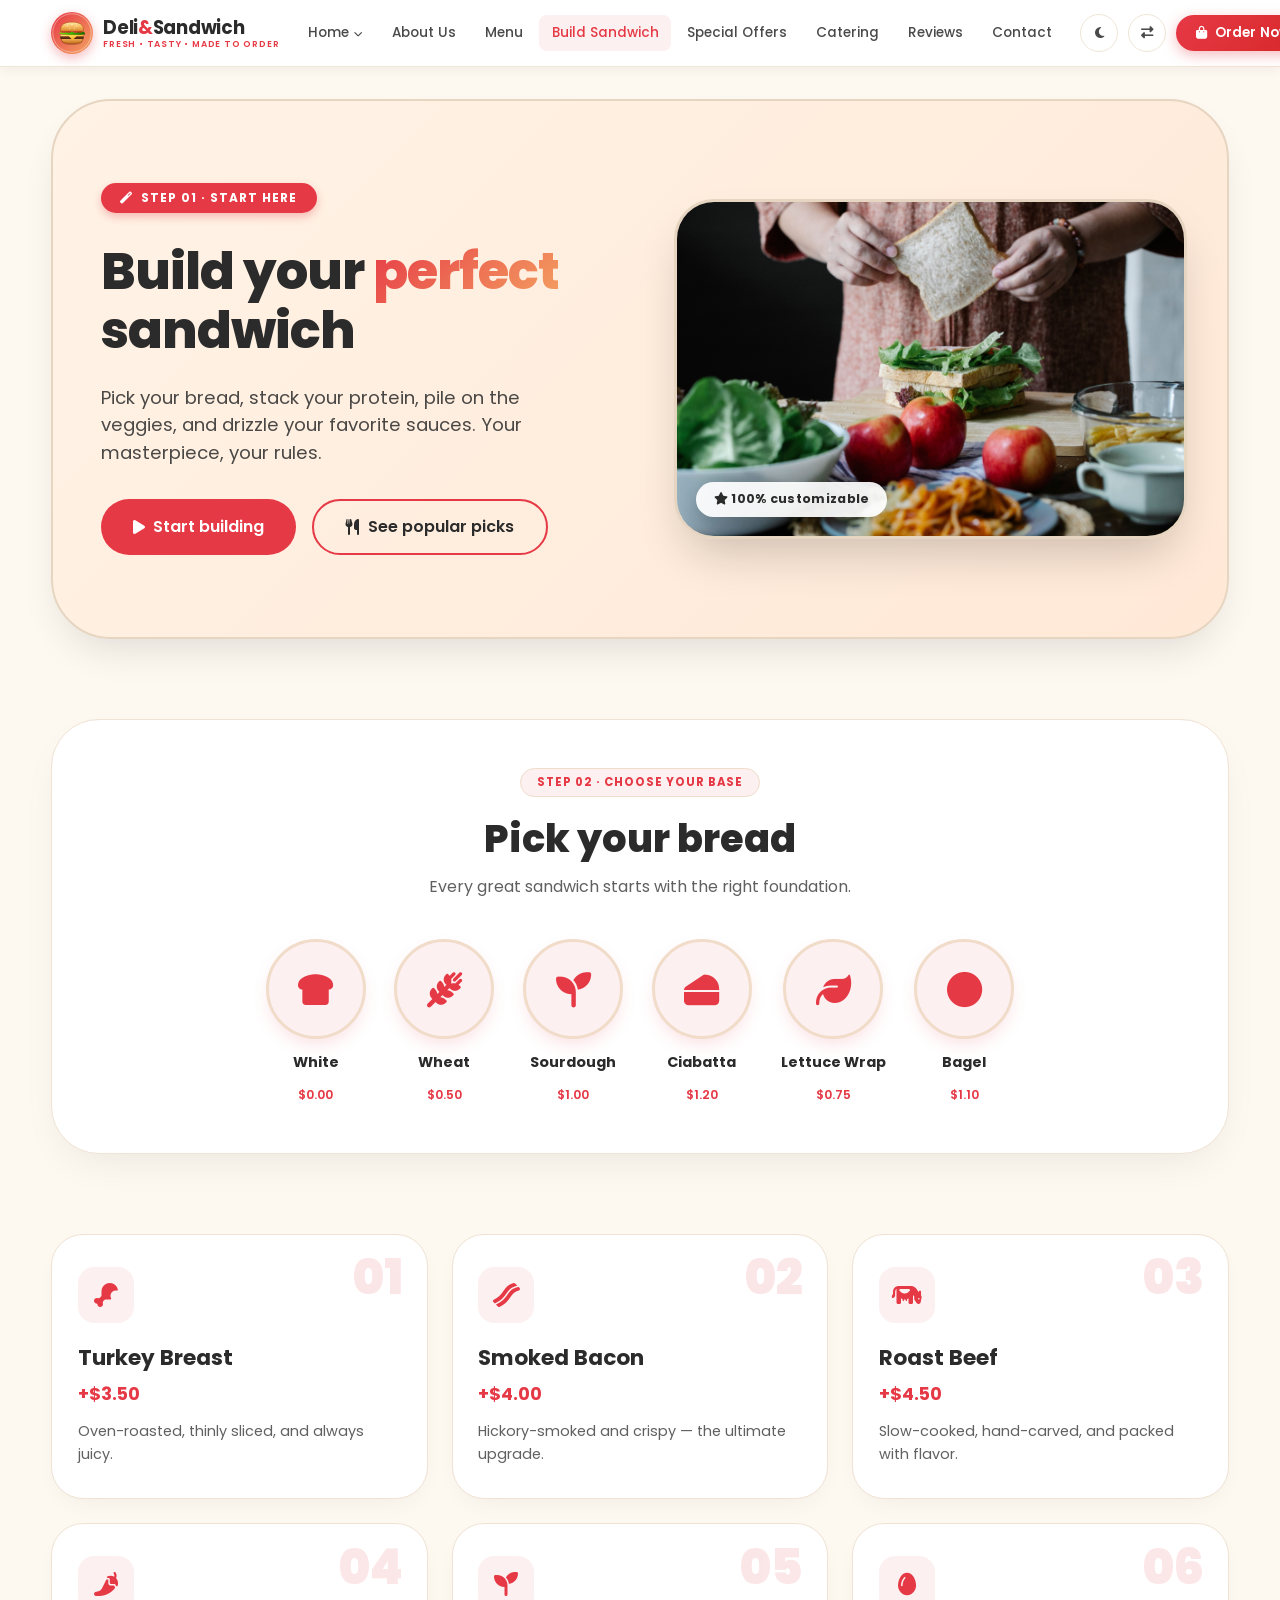
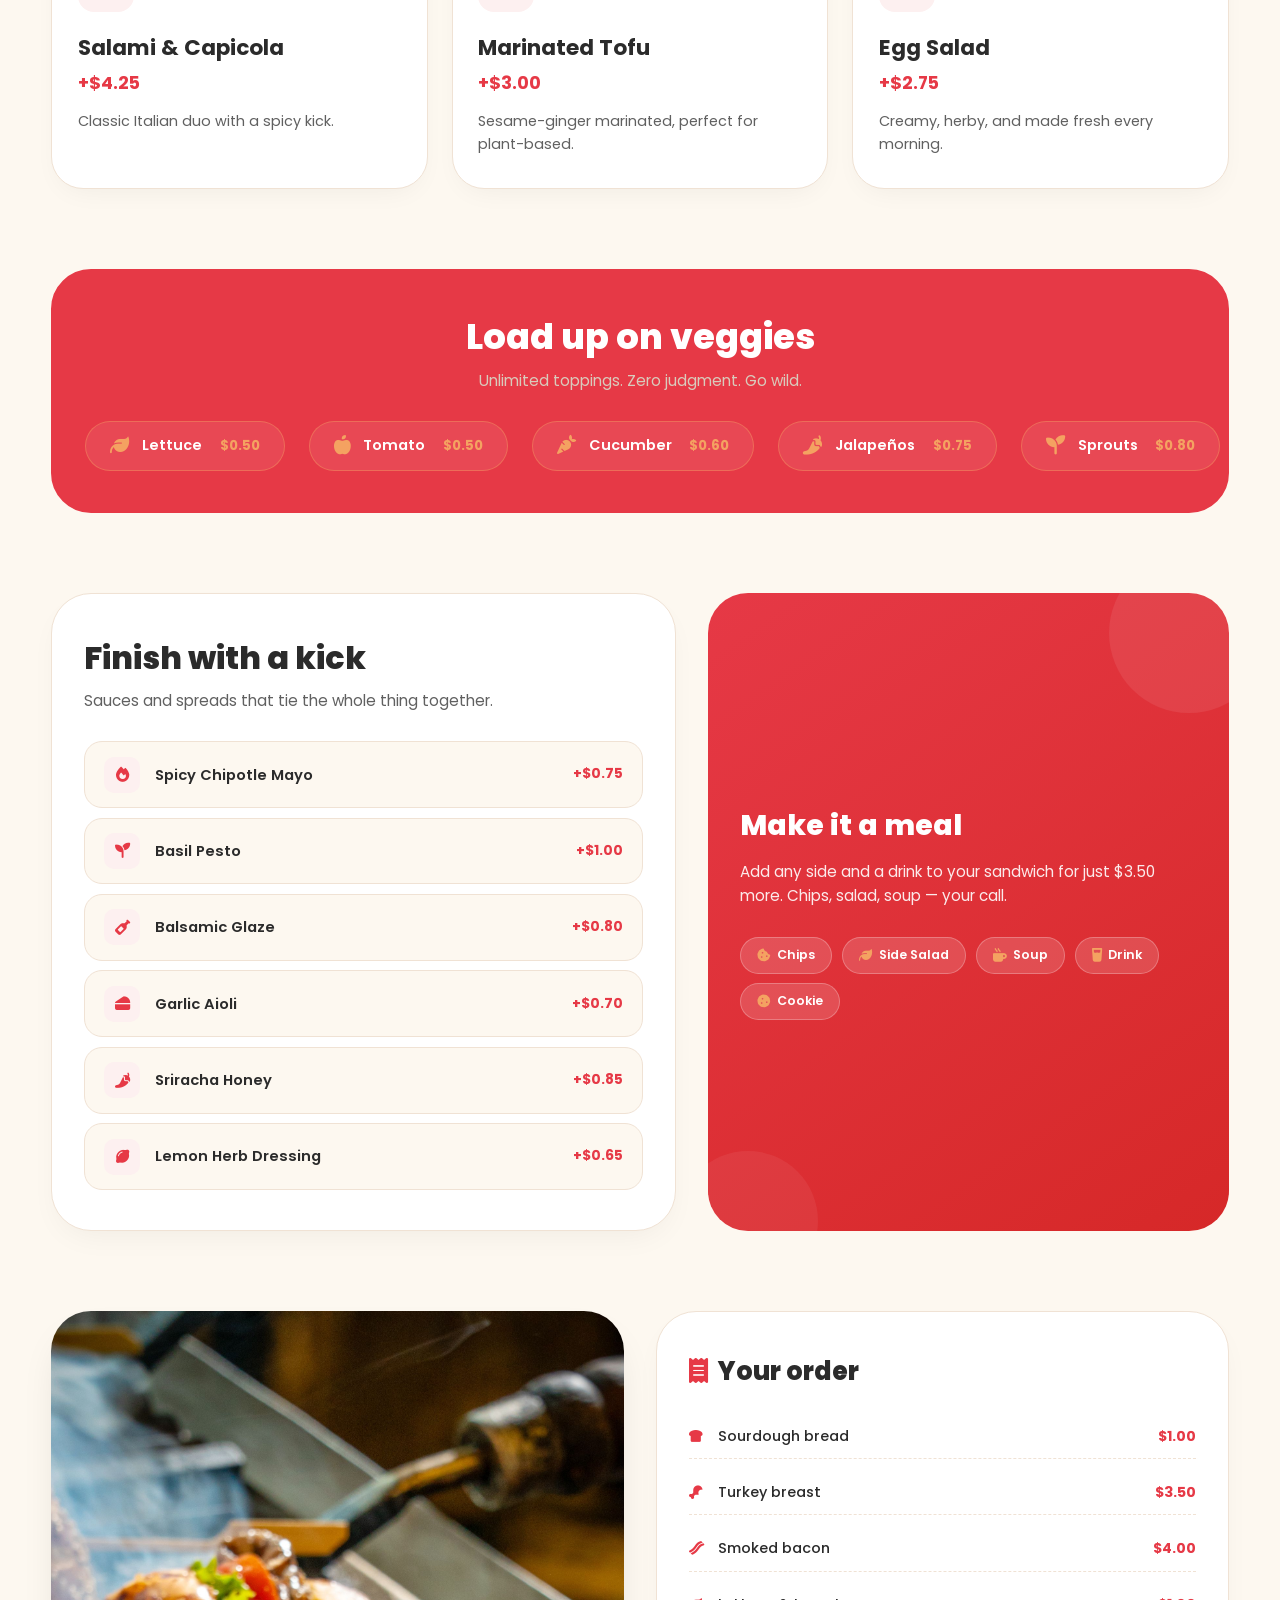
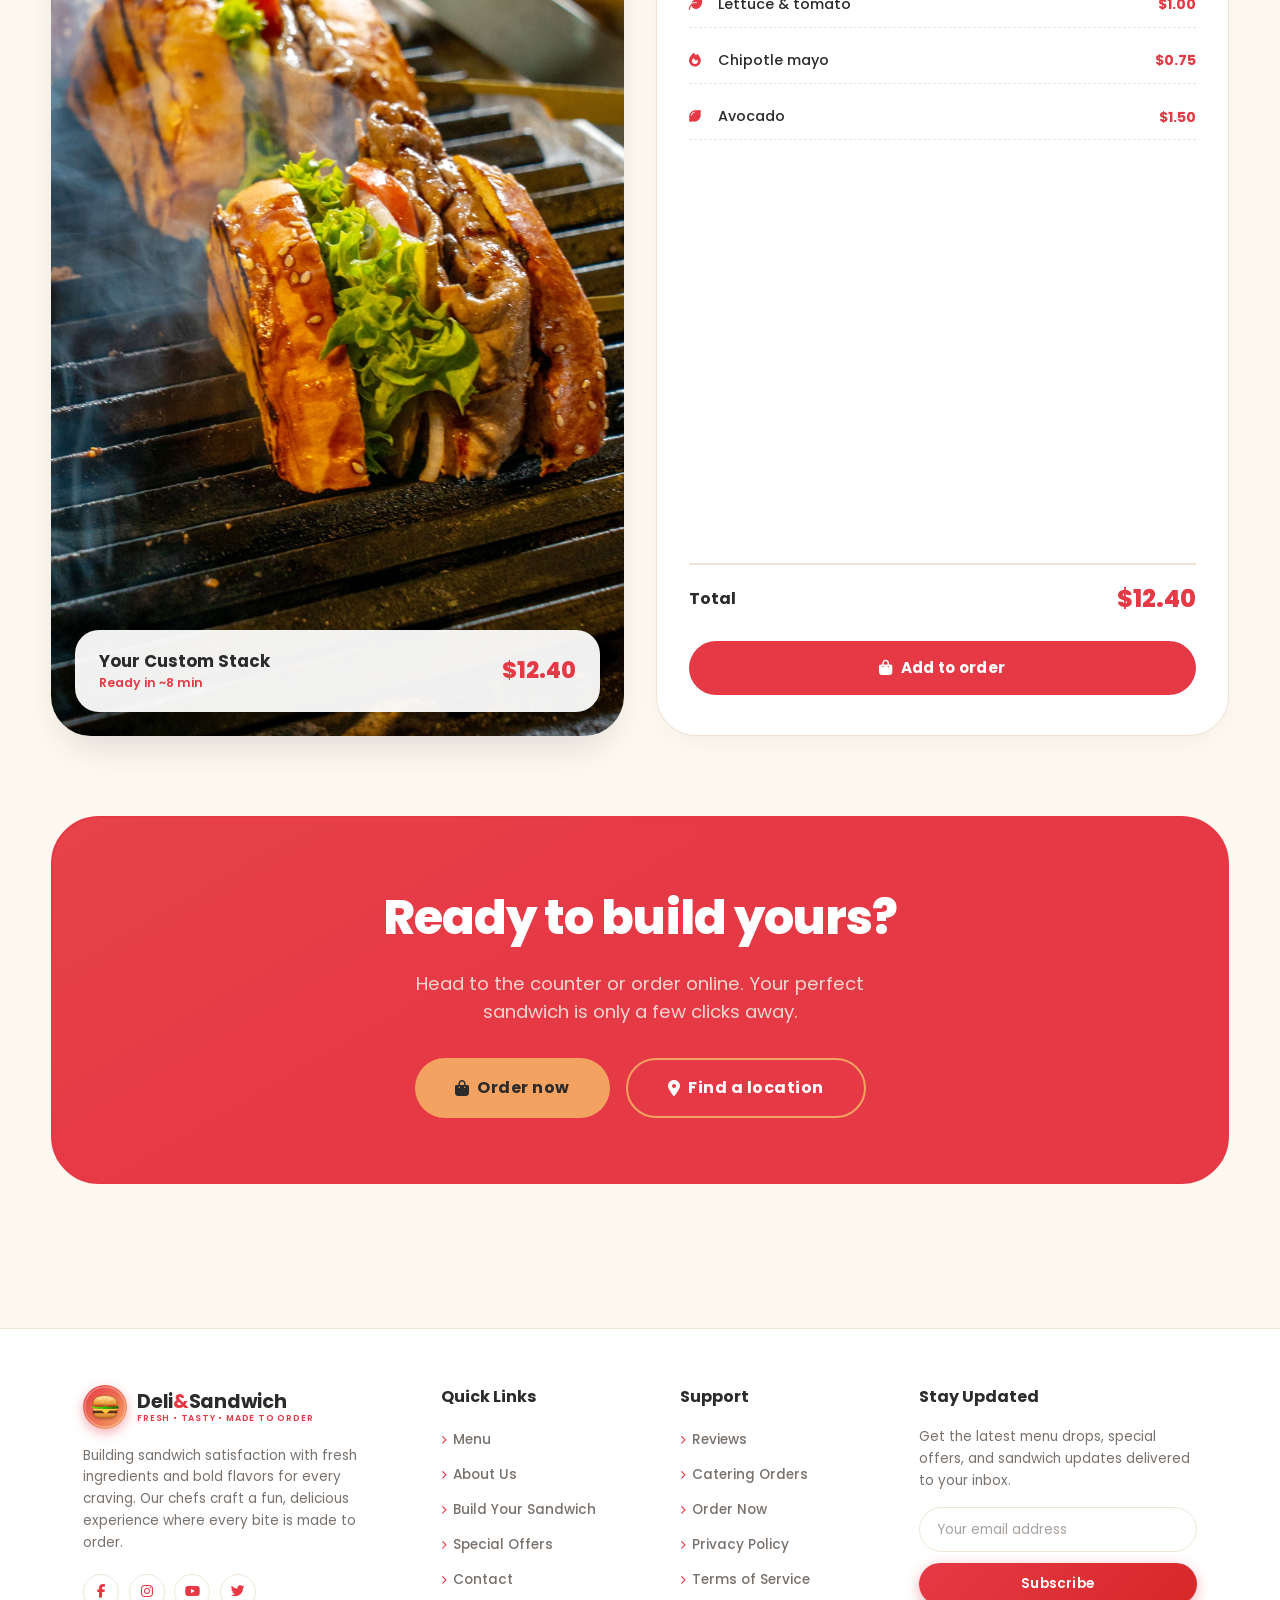
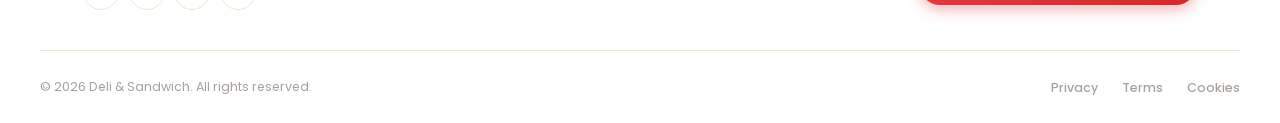
<file: build your sandwich.html>
<!DOCTYPE html>
<html lang="en">
<head>
  <meta charset="UTF-8">
  <meta name="viewport" content="width=device-width, initial-scale=1.0">
  <title>Deli & Sandwich Shop · Build Your Sandwich</title>
  <!-- Favicon -->
  <link rel="icon" type="image/svg+xml" href="favicon.svg">
  <link rel="icon" type="image/png" sizes="32x32" href="favicon-32x32.png">
  <link rel="icon" type="image/png" sizes="16x16" href="favicon-16x16.png">
  <link rel="apple-touch-icon" sizes="180x180" href="apple-touch-icon.png">
  <link rel="shortcut icon" href="favicon.ico">
  <!-- Font Awesome for icons -->
  <link rel="stylesheet" href="https://cdnjs.cloudflare.com/ajax/libs/font-awesome/6.5.1/css/all.min.css">
  <!-- Google Fonts: Poppins -->
  <link rel="preconnect" href="https://fonts.googleapis.com">
  <link rel="preconnect" href="https://fonts.gstatic.com" crossorigin>
  <link href="https://fonts.googleapis.com/css2?family=Poppins:wght@400;500;600;700;800;900&display=swap" rel="stylesheet">
  <style>
    /* ============================================================
       RESET & BASE
    ============================================================ */
    * {
      margin: 0;
      padding: 0;
      box-sizing: border-box;
    }

    html {
      scroll-behavior: smooth;
    }

    body {
      font-family: 'Poppins', system-ui, -apple-system, sans-serif;
      background: #fdf8f0;
      color: #2b2b2b;
      line-height: 1.5;
      min-height: 100vh;
      display: flex;
      flex-direction: column;
      transition: background 0.3s, color 0.3s;
      overflow-x: hidden;
    }

    /* ============================================================
       DARK MODE
    ============================================================ */
    body.dark {
      background: #1a1612;
      color: #f0e8de;
    }

    body.dark .navbar {
      background: #241e18;
      border-bottom-color: #3a322a;
      box-shadow: 0 2px 12px rgba(0, 0, 0, 0.5);
    }

    body.dark .logo-text,
    body.dark .footer-logo-text {
      color: #f0e8de;
    }

    body.dark .nav-link {
      color: #c9bdb0;
    }

    body.dark .nav-link:hover,
    body.dark .nav-link.active {
      color: #e63946;
      background: rgba(230, 57, 70, 0.12);
    }

    body.dark .nav-link.home-pill {
      background: rgba(230, 57, 70, 0.15);
      color: #e63946;
    }

    body.dark .dropdown-menu {
      background: #241e18;
      border-color: #3a322a;
      box-shadow: 0 12px 30px rgba(0, 0, 0, 0.6);
    }

    body.dark .dropdown-menu a {
      color: #c9bdb0;
    }

    body.dark .dropdown-menu a:hover {
      background: #3a322a;
      color: #e63946;
    }

    body.dark .toggle-btn {
      border-color: #3a322a;
      color: #c9bdb0;
      background: #241e18;
    }

    body.dark .toggle-btn:hover {
      background: #3a322a;
      border-color: #e63946;
      color: #e63946;
    }

    body.dark .mobile-menu {
      background: #241e18;
      border-top-color: #3a322a;
    }

    body.dark .mobile-nav-link {
      color: #c9bdb0;
      border-bottom-color: #3a322a;
    }

    body.dark .mobile-nav-link:hover {
      color: #e63946;
    }

    body.dark .mobile-dropdown-menu {
      background: #2c241e;
    }

    body.dark .mobile-dropdown-menu a {
      color: #c9bdb0;
    }

    body.dark .mobile-dropdown-menu a:hover {
      background: #3a322a;
      color: #e63946;
    }

    body.dark .hamburger span {
      background: #f0e8de;
    }

    body.dark .footer {
      background: #241e18;
      border-top-color: #3a322a;
      color: #f0e8de;
    }

    body.dark .footer-heading {
      color: #f0e8de;
    }

    body.dark .footer-description,
    body.dark .footer-newsletter p {
      color: #a89888;
    }

    body.dark .footer-links a {
      color: #a89888;
    }

    body.dark .footer-links a:hover {
      color: #e63946;
    }

    body.dark .footer-bottom {
      border-top-color: #3a322a;
    }

    body.dark .footer-copyright,
    body.dark .footer-bottom-links a {
      color: #7a6a5c;
    }

    body.dark .social-icon {
      background: #241e18;
      border-color: #3a322a;
      color: #e63946;
    }

    body.dark .social-icon:hover {
      background: #e63946;
      border-color: #e63946;
      color: #ffffff;
    }

    body.dark .newsletter-input {
      background: #1a1612;
      border-color: #3a322a;
      color: #f0e8de;
    }

    body.dark .newsletter-input::placeholder {
      color: #7a6a5c;
    }

    /* ============================================================
       NAVBAR
    ============================================================ */
    .navbar {
      display: flex;
      align-items: center;
      justify-content: space-between;
      flex-wrap: nowrap;
      padding: 0.75rem clamp(1.5rem, 4vw, 3.5rem);
      background: #ffffff;
      box-shadow: 0 2px 12px rgba(0, 0, 0, 0.06);
      border-bottom: 1px solid #f0e6d8;
      position: sticky;
      top: 0;
      z-index: 1000;
      gap: 1rem;
      white-space: nowrap;
      transition: background 0.3s, border-color 0.3s, box-shadow 0.3s;
    }

    .logo {
      display: flex;
      align-items: center;
      gap: 10px;
      text-decoration: none;
      flex-shrink: 0;
    }

    
    .logo-icon img, .footer-logo-icon img, .logo-mark-img {
      width: 100%;
      height: 100%;
      display: block;
      object-fit: cover;
    }
    .logo:hover .logo-icon, .footer-logo:hover .footer-logo-icon {
      transform: scale(1.08) rotate(-3deg);
      box-shadow: 0 6px 16px rgba(230, 57, 70, 0.45);
    }
    
    .logo-icon {
      width: 42px;
      height: 42px;
      background: linear-gradient(135deg, #e63946 0%, #f4a261 100%);
      border-radius: 50%;
      display: flex;
      align-items: center;
      justify-content: center;
      color: #ffffff;
      font-size: 1.15rem;
      box-shadow: 0 4px 12px rgba(230, 57, 70, 0.35);
      flex-shrink: 0;
    }

    .logo-text-wrapper {
      display: flex;
      flex-direction: column;
      line-height: 1.15;
    }

    .logo-text {
      font-size: 1.15rem;
      font-weight: 700;
      color: #2b2b2b;
      letter-spacing: -0.3px;
      transition: color 0.3s;
    }

    .logo-text span {
      color: #e63946;
    }

    .logo-sub {
      font-size: 0.55rem;
      font-weight: 600;
      color: #e63946;
      letter-spacing: 0.8px;
      text-transform: uppercase;
    }

    /* ---------- DESKTOP MENU ---------- */
    .nav-menu {
      display: flex;
      align-items: center;
      gap: 0.2rem;
      list-style: none;
      margin: 0;
      padding: 0;
      flex-wrap: nowrap;
      overflow: visible;
    }

    .nav-menu > li {
      position: relative;
      flex-shrink: 0;
    }

    .nav-link {
      text-decoration: none;
      color: #4a4a4a;
      font-weight: 500;
      font-size: 0.85rem;
      padding: 0.5rem 0.8rem;
      border-radius: 8px;
      transition: color 0.15s, background 0.15s;
      display: inline-flex;
      align-items: center;
      gap: 5px;
      cursor: pointer;
      background: none;
      border: none;
      font-family: inherit;
    }

    .nav-link:hover,
    .nav-link.active {
      color: #e63946;
      background: #fdf0f0;
    }

    .nav-link i.fa-chevron-down {
      font-size: 0.55rem;
      transition: transform 0.2s;
      margin-top: 2px;
    }

    .dropdown:hover .nav-link i.fa-chevron-down,
    .dropdown:focus-within .nav-link i.fa-chevron-down {
      transform: rotate(180deg);
    }

    .nav-link.home-pill {
      background: #fdf0f0;
      color: #e63946;
      font-weight: 600;
    }

    .badge {
      background: #e63946;
      color: #ffffff;
      font-size: 0.55rem;
      font-weight: 700;
      padding: 2px 5px;
      border-radius: 30px;
      margin-left: 3px;
      letter-spacing: 0.2px;
      line-height: 1.3;
      display: inline-block;
      vertical-align: middle;
    }

    /* ---------- DROPDOWN (Only Home now) ---------- */
    .dropdown-menu {
      position: absolute;
      top: 100%;
      left: 0;
      min-width: 180px;
      background: #ffffff;
      border-radius: 10px;
      box-shadow: 0 12px 30px rgba(0, 0, 0, 0.12);
      border: 1px solid #f0e6d8;
      padding: 0.4rem 0;
      list-style: none;
      margin: 0;
      opacity: 0;
      visibility: hidden;
      transform: translateY(6px);
      transition: opacity 0.18s ease, transform 0.18s ease, visibility 0.18s, background 0.3s, border-color 0.3s;
      z-index: 200;
    }

    .dropdown:hover .dropdown-menu,
    .dropdown:focus-within .dropdown-menu {
      opacity: 1;
      visibility: visible;
      transform: translateY(0);
    }

    .dropdown-menu li {
      white-space: nowrap;
    }

    .dropdown-menu a {
      display: block;
      padding: 0.55rem 1.1rem;
      text-decoration: none;
      color: #4a4a4a;
      font-size: 0.85rem;
      font-weight: 500;
      transition: background 0.12s, color 0.12s;
    }

    .dropdown-menu a:hover {
      background: #fdf0f0;
      color: #e63946;
    }

    /* ---------- RIGHT SIDE ---------- */
    .nav-right {
      display: flex;
      align-items: center;
      gap: 0.6rem;
      flex-shrink: 0;
    }

    .toggle-btn {
      display: inline-flex;
      align-items: center;
      justify-content: center;
      width: 38px;
      height: 38px;
      padding: 0;
      border-radius: 50%;
      border: 1.5px solid #f0e6d8;
      background: #ffffff;
      color: #4a4a4a;
      font-size: 0.92rem;
      cursor: pointer;
      transition: all 0.2s;
      white-space: nowrap;
      flex-shrink: 0;
    }

    .toggle-btn:hover {
      background: #fdf0f0;
      border-color: #e63946;
      color: #e63946;
    }

    .toggle-btn i {
      font-size: 0.78rem;
    }

    .order-btn {
      display: inline-flex;
      align-items: center;
      gap: 7px;
      padding: 0.5rem 1.3rem;
      border-radius: 30px;
      border: none;
      background: linear-gradient(135deg, #e63946 0%, #d62828 100%);
      color: #ffffff;
      font-family: inherit;
      font-weight: 600;
      font-size: 0.83rem;
      cursor: pointer;
      transition: transform 0.15s, box-shadow 0.2s;
      box-shadow: 0 4px 14px rgba(230, 57, 70, 0.35);
      white-space: nowrap;
      letter-spacing: 0.2px;
    }

    .order-btn:hover {
      transform: translateY(-1px);
      box-shadow: 0 6px 20px rgba(230, 57, 70, 0.45);
    }

    .order-btn:active {
      transform: scale(0.97);
    }

    .order-btn i {
      font-size: 0.8rem;
    }

    /* ---------- HAMBURGER ---------- */
    .hamburger {
      display: none;
      flex-direction: column;
      justify-content: center;
      align-items: center;
      gap: 5px;
      width: 40px;
      height: 40px;
      background: none;
      border: 1.5px solid #f0e6d8;
      border-radius: 10px;
      cursor: pointer;
      padding: 0;
      transition: all 0.2s;
      flex-shrink: 0;
    }

    .hamburger:hover {
      background: #fdf0f0;
      border-color: #e63946;
    }

    .hamburger span {
      display: block;
      width: 20px;
      height: 2px;
      background: #2b2b2b;
      border-radius: 2px;
      transition: all 0.3s;
    }

    .hamburger.active span:nth-child(1) {
      transform: translateY(7px) rotate(45deg);
    }

    .hamburger.active span:nth-child(2) {
      opacity: 0;
    }

    .hamburger.active span:nth-child(3) {
      transform: translateY(-7px) rotate(-45deg);
    }

    /* ---------- MOBILE MENU PANEL ---------- */
    .mobile-menu {
      display: none;
      position: fixed;
      top: 68px;
      left: 0;
      right: 0;
      bottom: 0;
      background: #ffffff;
      border-top: 1px solid #f0e6d8;
      overflow-y: auto;
      padding: 1rem 1.2rem 2rem;
      z-index: 999;
      transition: background 0.3s, border-color 0.3s;
      -webkit-overflow-scrolling: touch;
    }

    .mobile-menu.open {
      display: block;
      animation: slideDown 0.25s ease;
    }

    @keyframes slideDown {
      from { opacity: 0; transform: translateY(-10px); }
      to   { opacity: 1; transform: translateY(0); }
    }

    .mobile-nav-list {
      list-style: none;
      display: flex;
      flex-direction: column;
      gap: 0;
      margin-bottom: 1.5rem;
    }

    .mobile-nav-list > li {
      border-bottom: 1px solid #f0e6d8;
    }

    .mobile-nav-link {
      display: flex;
      align-items: center;
      justify-content: space-between;
      padding: 0.95rem 0.2rem;
      text-decoration: none;
      color: #2b2b2b;
      font-weight: 500;
      font-size: 0.95rem;
      background: none;
      border: none;
      font-family: inherit;
      width: 100%;
      text-align: left;
      cursor: pointer;
      transition: color 0.15s;
    }

    .mobile-nav-link:hover {
      color: #e63946;
    }

    .mobile-nav-link .badge {
      margin-left: auto;
      margin-right: 0.5rem;
    }

    .mobile-nav-link i.fa-chevron-down {
      font-size: 0.7rem;
      transition: transform 0.25s;
      color: #888;
    }

    .mobile-nav-link.open i.fa-chevron-down {
      transform: rotate(180deg);
    }

    .mobile-dropdown-menu {
      list-style: none;
      background: #fdf8f0;
      border-radius: 8px;
      margin: 0 0 0.5rem 0;
      padding: 0;
      max-height: 0;
      overflow: hidden;
      transition: max-height 0.3s ease, padding 0.3s ease;
    }

    .mobile-dropdown-menu.open {
      max-height: 300px;
      padding: 0.3rem 0;
    }

    .mobile-dropdown-menu a {
      display: block;
      padding: 0.7rem 1rem;
      text-decoration: none;
      color: #4a4a4a;
      font-size: 0.88rem;
      font-weight: 500;
      transition: background 0.12s, color 0.12s;
      border-radius: 6px;
    }

    .mobile-dropdown-menu a:hover {
      background: #fdf0f0;
      color: #e63946;
    }

    .mobile-toggles {
      display: flex;
      gap: 0.6rem;
      margin-bottom: 1rem;
      flex-wrap: wrap;
    }

    .mobile-toggles .toggle-btn {
      width: 42px;
      height: 42px;
      border-radius: 50%;
      flex: 0 0 42px;
      min-width: 42px;
      padding: 0;
      font-size: 1rem;
      justify-content: center;
    }

    .mobile-order-btn {
      display: flex;
      align-items: center;
      justify-content: center;
      gap: 8px;
      width: 100%;
      padding: 0.9rem 1.5rem;
      border-radius: 30px;
      border: none;
      background: linear-gradient(135deg, #e63946 0%, #d62828 100%);
      color: #ffffff;
      font-family: inherit;
      font-weight: 600;
      font-size: 0.95rem;
      cursor: pointer;
      transition: transform 0.15s, box-shadow 0.2s;
      box-shadow: 0 4px 14px rgba(230, 57, 70, 0.35);
      letter-spacing: 0.2px;
      text-decoration: none;
      margin-top: 0.8rem;
      color: #ffffff;
    }

    .mobile-order-btn:hover {
      transform: translateY(-1px);
      box-shadow: 0 6px 20px rgba(230, 57, 70, 0.45);
      text-decoration: none;
      color: #ffffff;
    }

    .mobile-order-btn:active {
      transform: scale(0.97);
    }

    /* ============================================================
       MAIN CONTENT – BUILD YOUR SANDWICH PAGE
    ============================================================ */
    .build-page {
      flex: 1;
      width: 100%;
      max-width: 1320px;
      margin: 0 auto;
      padding:  2rem clamp(1.5rem, 4vw, 3.5rem) 4rem;
    }

    .build-section {
      margin-bottom: 5rem;
      position: relative;
    }

    /* ============================================================
       SECTION 1 – HERO BUILDER (interactive-style preview)
    ============================================================ */
    .builder-hero {
      display: flex;
      flex-wrap: wrap;
      align-items: center;
      gap: 3rem;
      background: linear-gradient(135deg, #fff3e6 0%, #ffe8d6 100%);
      border-radius: 60px;
      padding: 3rem 2.5rem;
      min-height: 540px;
      box-shadow: 0 20px 40px -12px rgba(0, 0, 0, 0.12);
      border: 2px solid #e6d5c0;
      transition: background 0.3s, border-color 0.3s, box-shadow 0.3s;
    }

    body.dark .builder-hero {
      background: linear-gradient(135deg, #2b221c 0%, #241e18 100%);
      border-color: #3a322a;
      box-shadow: 0 20px 40px -12px rgba(0, 0, 0, 0.7);
    }

    .builder-hero-text {
      flex: 1 1 340px;
      padding: 0.5rem;
    }

    .builder-hero-text .step-badge {
      display: inline-flex;
      align-items: center;
      gap: 0.5rem;
      background: #e63946;
      color: #ffffff;
      font-weight: 700;
      padding: 0.4rem 1.2rem;
      border-radius: 40px;
      letter-spacing: 1px;
      font-size: 0.75rem;
      text-transform: uppercase;
      margin-bottom: 1.8rem;
      box-shadow: 0 4px 8px rgba(230, 57, 70, 0.3);
    }

    .builder-hero-text h1 {
      font-size: 3.2rem;
      font-weight: 800;
      line-height: 1.15;
      letter-spacing: -0.02em;
      margin-bottom: 1.5rem;
      color: #2b2b2b;
    }

    body.dark .builder-hero-text h1 {
      color: #f0e8de;
    }

    .builder-hero-text h1 span {
      background: linear-gradient(135deg, #e63946, #f4a261);
      -webkit-background-clip: text;
      background-clip: text;
      color: transparent;
    }

    .builder-hero-text p {
      font-size: 1.15rem;
      opacity: 0.85;
      margin-bottom: 2rem;
      max-width: 480px;
      color: #2b2b2b;
    }

    body.dark .builder-hero-text p {
      color: #d9cbbc;
    }

    .builder-hero-actions {
      display: flex;
      gap: 1rem;
      flex-wrap: wrap;
    }

    .builder-btn-primary {
      background: #e63946;
      color: #ffffff;
      padding: 0.9rem 2rem;
      border-radius: 40px;
      font-weight: 600;
      cursor: default;
      display: inline-flex;
      align-items: center;
      gap: 0.5rem;
    }

    .builder-btn-secondary {
      background: transparent;
      border: 2px solid #e63946;
      color: #2b2b2b;
      padding: 0.9rem 2rem;
      border-radius: 40px;
      font-weight: 600;
      cursor: default;
      display: inline-flex;
      align-items: center;
      gap: 0.5rem;
    }

    body.dark .builder-btn-secondary {
      color: #f0e8de;
    }

    .builder-hero-image {
      flex: 1 1 320px;
      border-radius: 40px;
      overflow: hidden;
      box-shadow: 0 24px 48px -12px rgba(0, 0, 0, 0.2);
      border: 3px solid #e6d5c0;
      transition: border-color 0.3s, box-shadow 0.3s;
      position: relative;
    }

    body.dark .builder-hero-image {
      border-color: #3a322a;
      box-shadow: 0 24px 48px -12px rgba(0, 0, 0, 0.8);
    }

    .builder-hero-image img {
      width: 100%;
      height: 100%;
      max-height: 420px;
      min-height: 300px;
      transition: transform 0.4s;
      object-fit: cover;
      display: block;
    }

    .builder-hero-image:hover img {
      transform: scale(1.03);
    }

    .builder-hero-image .floating-tag {
      position: absolute;
      bottom: 1.2rem;
      left: 1.2rem;
      background: rgba(255, 255, 255, 0.92);
      color: #2b2b2b;
      padding: 0.5rem 1.1rem;
      border-radius: 30px;
      font-size: 0.78rem;
      font-weight: 700;
      letter-spacing: 0.3px;
      box-shadow: 0 6px 16px rgba(0, 0, 0, 0.12);
    }

    body.dark .builder-hero-image .floating-tag {
      background: rgba(43, 34, 28, 0.92);
      color: #f0e8de;
    }

    /* ============================================================
       SECTION 2 – BREAD SELECTOR (circular chips)
    ============================================================ */
    .bread-selector {
      background: #ffffff;
      border-radius: 48px;
      padding: 3rem 2.5rem;
      border: 1px solid #f0e2d4;
      box-shadow: 0 16px 40px -12px rgba(0, 0, 0, 0.08);
      transition: background 0.3s, border-color 0.3s, box-shadow 0.3s;
    }

    body.dark .bread-selector {
      background: #2b221c;
      border-color: #3a322a;
      box-shadow: 0 16px 40px -12px rgba(0, 0, 0, 0.6);
    }

    .bread-selector-header {
      text-align: center;
      margin-bottom: 2.5rem;
    }

    .bread-selector-header .section-label {
      display: inline-block;
      background: #fdf0f0;
      color: #e63946;
      padding: 0.3rem 1rem;
      border-radius: 30px;
      font-size: 0.72rem;
      font-weight: 700;
      letter-spacing: 1px;
      text-transform: uppercase;
      margin-bottom: 0.8rem;
      border: 1px solid #f0dcc9;
    }

    body.dark .bread-selector-header .section-label {
      background: #241e18;
      border-color: #3a322a;
      color: #f4a261;
    }

    .bread-selector-header h2 {
      font-size: 2.4rem;
      font-weight: 800;
      color: #2b2b2b;
      margin-bottom: 0.5rem;
    }

    body.dark .bread-selector-header h2 {
      color: #f0e8de;
    }

    .bread-selector-header p {
      color: #2b2b2b;
      opacity: 0.75;
      font-size: 1rem;
    }

    body.dark .bread-selector-header p {
      color: #cbb9a8;
    }

    .bread-chips {
      display: flex;
      flex-wrap: wrap;
      justify-content: center;
      gap: 1.8rem;
    }

    .bread-chip {
      display: flex;
      flex-direction: column;
      align-items: center;
      gap: 0.8rem;
      cursor: default;
    }

    .bread-chip-circle {
      width: 100px;
      height: 100px;
      border-radius: 50%;
      background: #fdf0f0;
      border: 3px solid #f0dcc9;
      display: flex;
      align-items: center;
      justify-content: center;
      font-size: 2.2rem;
      color: #e63946;
      transition: all 0.25s;
      box-shadow: 0 8px 20px -6px rgba(230, 57, 70, 0.2);
    }

    body.dark .bread-chip-circle {
      background: #241e18;
      border-color: #3a322a;
      color: #f4a261;
    }

    .bread-chip:hover .bread-chip-circle {
      background: #e63946;
      color: #ffffff;
      transform: translateY(-6px) scale(1.05);
      box-shadow: 0 14px 28px -6px rgba(230, 57, 70, 0.4);
    }

    .bread-chip-label {
      font-weight: 700;
      font-size: 0.9rem;
      color: #2b2b2b;
      text-align: center;
    }

    body.dark .bread-chip-label {
      color: #f0e8de;
    }

    .bread-chip-price {
      font-size: 0.78rem;
      font-weight: 600;
      color: #e63946;
    }

    body.dark .bread-chip-price {
      color: #f4a261;
    }

    /* ============================================================
       SECTION 3 – PROTEIN GRID (vertical list with numbers)
    ============================================================ */
    .protein-grid {
      display: grid;
      grid-template-columns: repeat(3, 1fr);
      gap: 1.5rem;
    }

    .protein-card {
      background: #ffffff;
      border-radius: 32px;
      padding: 2rem 1.6rem;
      border: 1px solid #f0e2d4;
      box-shadow: 0 10px 28px -10px rgba(0, 0, 0, 0.06);
      transition: background 0.3s, border-color 0.3s, box-shadow 0.3s, transform 0.3s;
      position: relative;
      overflow: hidden;
    }

    body.dark .protein-card {
      background: #2b221c;
      border-color: #3a322a;
      box-shadow: 0 10px 28px -10px rgba(0, 0, 0, 0.5);
    }

    .protein-card::before {
      content: attr(data-number);
      position: absolute;
      top: 1.2rem;
      right: 1.5rem;
      font-size: 3rem;
      font-weight: 900;
      color: #e63946;
      opacity: 0.12;
      line-height: 1;
      font-family: 'Poppins', sans-serif;
    }

    body.dark .protein-card::before {
      color: #f4a261;
      opacity: 0.18;
    }

    .protein-icon {
      width: 56px;
      height: 56px;
      border-radius: 16px;
      background: #fdf0f0;
      color: #e63946;
      display: flex;
      align-items: center;
      justify-content: center;
      font-size: 1.5rem;
      margin-bottom: 1.2rem;
      transition: background 0.3s, color 0.3s;
    }

    body.dark .protein-icon {
      background: #241e18;
      color: #f4a261;
    }

    .protein-card h3 {
      font-size: 1.35rem;
      font-weight: 700;
      color: #2b2b2b;
      margin-bottom: 0.4rem;
    }

    body.dark .protein-card h3 {
      color: #f0e8de;
    }

    .protein-card .protein-price {
      font-size: 1.1rem;
      font-weight: 700;
      color: #e63946;
      margin-bottom: 0.8rem;
    }

    body.dark .protein-card .protein-price {
      color: #f4a261;
    }

    .protein-card p {
      font-size: 0.9rem;
      color: #2b2b2b;
      opacity: 0.75;
      line-height: 1.6;
    }

    body.dark .protein-card p {
      color: #cbb9a8;
    }

    /* ============================================================
       SECTION 4 – VEGGIE TICKER (horizontal scrolling marquee-style)
    ============================================================ */
    .veggie-ticker-wrap {
      background: #e63946;
      border-radius: 40px;
      padding: 2.5rem 0;
      overflow: hidden;
      position: relative;
      border: 2px solid #e63946;
      transition: background 0.3s, border-color 0.3s;
    }

    body.dark .veggie-ticker-wrap {
      background: #1a1613;
    }

    .veggie-ticker-header {
      text-align: center;
      margin-bottom: 1.8rem;
      padding: 0 2rem;
    }

    .veggie-ticker-header h2 {
      font-size: 2.2rem;
      font-weight: 800;
      color: #ffffff;
      margin-bottom: 0.4rem;
    }

    .veggie-ticker-header p {
      color: #d9cbbc;
      font-size: 0.95rem;
    }

    .veggie-ticker {
      display: flex;
      gap: 1.5rem;
      padding: 0 2rem;
      animation: tickerScroll 30s linear infinite;
      width: max-content;
    }

    @keyframes tickerScroll {
      0% { transform: translateX(0); }
      100% { transform: translateX(-50%); }
    }

    .veggie-ticker:hover {
      animation-play-state: paused;
    }

    .veggie-pill {
      display: flex;
      align-items: center;
      gap: 0.8rem;
      background: rgba(255, 255, 255, 0.08);
      border: 1.5px solid rgba(244, 162, 97, 0.4);
      border-radius: 40px;
      padding: 0.8rem 1.5rem;
      white-space: nowrap;
      transition: background 0.2s, border-color 0.2s;
    }

    .veggie-pill:hover {
      background: rgba(244, 162, 97, 0.2);
      border-color: #f4a261;
    }

    .veggie-pill i {
      font-size: 1.2rem;
      color: #f4a261;
    }

    .veggie-pill span {
      color: #ffffff;
      font-weight: 600;
      font-size: 0.9rem;
    }

    .veggie-pill .veggie-price {
      color: #f4a261;
      font-weight: 700;
      font-size: 0.82rem;
      margin-left: 0.3rem;
    }

    /* ============================================================
       SECTION 5 – SAUCE & EXTRAS (split panel)
    ============================================================ */
    .sauce-panel {
      display: grid;
      grid-template-columns: 1.2fr 1fr;
      gap: 2rem;
      align-items: stretch;
    }

    .sauce-list {
      background: #ffffff;
      border-radius: 40px;
      padding: 2.5rem 2rem;
      border: 1px solid #f0e2d4;
      box-shadow: 0 12px 32px -10px rgba(0, 0, 0, 0.06);
      transition: background 0.3s, border-color 0.3s, box-shadow 0.3s;
    }

    body.dark .sauce-list {
      background: #2b221c;
      border-color: #3a322a;
      box-shadow: 0 12px 32px -10px rgba(0, 0, 0, 0.5);
    }

    .sauce-list h2 {
      font-size: 2rem;
      font-weight: 800;
      color: #2b2b2b;
      margin-bottom: 0.5rem;
    }

    body.dark .sauce-list h2 {
      color: #f0e8de;
    }

    .sauce-list > p {
      color: #2b2b2b;
      opacity: 0.75;
      font-size: 0.95rem;
      margin-bottom: 1.8rem;
    }

    body.dark .sauce-list > p {
      color: #cbb9a8;
    }

    .sauce-items {
      display: flex;
      flex-direction: column;
      gap: 0.6rem;
    }

    .sauce-row {
      display: flex;
      align-items: center;
      justify-content: space-between;
      padding: 0.9rem 1.2rem;
      border-radius: 18px;
      background: #fdf8f0;
      border: 1px solid #f0e2d4;
      transition: background 0.2s, border-color 0.2s, transform 0.2s;
    }

    body.dark .sauce-row {
      background: #241e18;
      border-color: #3a322a;
    }

    .sauce-row:hover {
      background: #fdf0f0;
      border-color: #e6d5c0;
      transform: translateX(6px);
    }

    body.dark .sauce-row:hover {
      background: #241e18;
      border-color: #e63946;
    }

    .sauce-row-left {
      display: flex;
      align-items: center;
      gap: 0.9rem;
    }

    .sauce-row-icon {
      width: 36px;
      height: 36px;
      border-radius: 10px;
      background: #fdf0f0;
      color: #e63946;
      display: flex;
      align-items: center;
      justify-content: center;
      font-size: 0.95rem;
      flex-shrink: 0;
    }

    body.dark .sauce-row-icon {
      background: #241e18;
      color: #f4a261;
    }

    .sauce-row-name {
      font-weight: 600;
      font-size: 0.92rem;
      color: #2b2b2b;
    }

    body.dark .sauce-row-name {
      color: #f0e8de;
    }

    .sauce-row-price {
      font-weight: 700;
      font-size: 0.85rem;
      color: #e63946;
    }

    body.dark .sauce-row-price {
      color: #f4a261;
    }

    .extras-visual {
      background: linear-gradient(145deg, #e63946 0%, #d62828 100%);
      border-radius: 40px;
      padding: 2.5rem 2rem;
      color: #ffffff;
      display: flex;
      flex-direction: column;
      justify-content: center;
      position: relative;
      overflow: hidden;
      transition: background 0.3s;
    }

    body.dark .extras-visual {
      background: linear-gradient(145deg, #d62828 0%, #a71d2a 100%);
    }

    .extras-visual::before {
      content: '';
      position: absolute;
      top: -40px;
      right: -40px;
      width: 160px;
      height: 160px;
      border-radius: 50%;
      background: rgba(255, 255, 255, 0.08);
    }

    .extras-visual::after {
      content: '';
      position: absolute;
      bottom: -60px;
      left: -30px;
      width: 140px;
      height: 140px;
      border-radius: 50%;
      background: rgba(255, 255, 255, 0.06);
    }

    .extras-visual h3 {
      font-size: 1.8rem;
      font-weight: 800;
      margin-bottom: 0.8rem;
      position: relative;
      z-index: 1;
    }

    .extras-visual p {
      font-size: 0.95rem;
      opacity: 0.9;
      margin-bottom: 1.8rem;
      line-height: 1.6;
      position: relative;
      z-index: 1;
    }

    .extras-badges {
      display: flex;
      flex-wrap: wrap;
      gap: 0.6rem;
      position: relative;
      z-index: 1;
    }

    .extras-badge {
      background: rgba(255, 255, 255, 0.15);
      border: 1px solid rgba(255, 255, 255, 0.25);
      border-radius: 30px;
      padding: 0.5rem 1rem;
      font-size: 0.78rem;
      font-weight: 600;
      display: inline-flex;
      align-items: center;
      gap: 0.4rem;
    }

    .extras-badge i {
      color: #f4a261;
      font-size: 0.85rem;
    }

    /* ============================================================
       SECTION 6 – ORDER SUMMARY / PREVIEW (sticky-style card)
    ============================================================ */
    .summary-preview {
      display: grid;
      grid-template-columns: 1fr 1fr;
      gap: 2rem;
      align-items: stretch;
    }

    .summary-preview-image {
      border-radius: 40px;
      overflow: hidden;
      position: relative;
      min-height: 320px;
      box-shadow: 0 20px 40px -14px rgba(0, 0, 0, 0.15);
    }

    body.dark .summary-preview-image {
      box-shadow: 0 20px 40px -14px rgba(0, 0, 0, 0.7);
    }

    .summary-preview-image img {
      width: 100%;
      height: 100%;
      object-fit: cover;
      min-height: 320px;
      transition: transform 0.5s;
    }

    .summary-preview-image:hover img {
      transform: scale(1.04);
    }

    .summary-preview-image .preview-overlay {
      position: absolute;
      bottom: 1.5rem;
      left: 1.5rem;
      right: 1.5rem;
      background: rgba(255, 255, 255, 0.94);
      border-radius: 24px;
      padding: 1.2rem 1.5rem;
      display: flex;
      align-items: center;
      justify-content: space-between;
      box-shadow: 0 12px 28px -8px rgba(0, 0, 0, 0.2);
    }

    body.dark .summary-preview-image .preview-overlay {
      background: rgba(43, 34, 28, 0.94);
    }

    .preview-overlay-left h4 {
      font-size: 1.05rem;
      font-weight: 700;
      color: #2b2b2b;
    }

    body.dark .preview-overlay-left h4 {
      color: #f0e8de;
    }

    .preview-overlay-left p {
      font-size: 0.78rem;
      color: #e63946;
      font-weight: 600;
    }

    body.dark .preview-overlay-left p {
      color: #f4a261;
    }

    .preview-overlay-price {
      font-size: 1.4rem;
      font-weight: 800;
      color: #e63946;
    }

    body.dark .preview-overlay-price {
      color: #f4a261;
    }

    .summary-preview-card {
      background: #ffffff;
      border-radius: 40px;
      padding: 2.5rem 2rem;
      border: 1px solid #f0e2d4;
      box-shadow: 0 12px 32px -10px rgba(0, 0, 0, 0.06);
      display: flex;
      flex-direction: column;
      transition: background 0.3s, border-color 0.3s, box-shadow 0.3s;
    }

    body.dark .summary-preview-card {
      background: #2b221c;
      border-color: #3a322a;
      box-shadow: 0 12px 32px -10px rgba(0, 0, 0, 0.5);
    }

    .summary-preview-card h3 {
      font-size: 1.6rem;
      font-weight: 800;
      color: #2b2b2b;
      margin-bottom: 1.5rem;
      display: flex;
      align-items: center;
      gap: 0.6rem;
    }

    body.dark .summary-preview-card h3 {
      color: #f0e8de;
    }

    .summary-preview-card h3 i {
      color: #e63946;
    }

    body.dark .summary-preview-card h3 i {
      color: #f4a261;
    }

    .summary-items {
      display: flex;
      flex-direction: column;
      gap: 0.7rem;
      margin-bottom: 1.5rem;
      flex: 1;
    }

    .summary-item {
      display: flex;
      align-items: center;
      justify-content: space-between;
      padding: 0.7rem 0;
      border-bottom: 1px dashed #f0e2d4;
      transition: border-color 0.3s;
    }

    body.dark .summary-item {
      border-color: #3a322a;
    }

    .summary-item-left {
      display: flex;
      align-items: center;
      gap: 0.7rem;
      font-size: 0.9rem;
      color: #2b2b2b;
      font-weight: 500;
    }

    body.dark .summary-item-left {
      color: #d9cbbc;
    }

    .summary-item-left i {
      color: #e63946;
      font-size: 0.85rem;
      width: 18px;
    }

    body.dark .summary-item-left i {
      color: #f4a261;
    }

    .summary-item-price {
      font-size: 0.88rem;
      font-weight: 700;
      color: #e63946;
    }

    body.dark .summary-item-price {
      color: #f4a261;
    }

    .summary-total {
      display: flex;
      align-items: center;
      justify-content: space-between;
      padding-top: 1rem;
      border-top: 2px solid #f0e2d4;
      margin-bottom: 1.5rem;
      transition: border-color 0.3s;
    }

    body.dark .summary-total {
      border-color: #3a322a;
    }

    .summary-total span:first-child {
      font-weight: 700;
      font-size: 1rem;
      color: #2b2b2b;
    }

    body.dark .summary-total span:first-child {
      color: #f0e8de;
    }

    .summary-total span:last-child {
      font-weight: 800;
      font-size: 1.5rem;
      color: #e63946;
    }

    body.dark .summary-total span:last-child {
      color: #f4a261;
    }

    .summary-cta {
      background: #e63946;
      color: #ffffff;
      border: none;
      padding: 1rem;
      border-radius: 40px;
      font-weight: 700;
      font-size: 0.95rem;
      cursor: default;
      text-align: center;
      letter-spacing: 0.3px;
      font-family: inherit;
      display: flex;
      align-items: center;
      justify-content: center;
      gap: 0.5rem;
    }

    /* ============================================================
       SECTION 7 – FINAL CTA (unique diagonal banner)
    ============================================================ */
    .final-cta {
      background: #e63946;
      border-radius: 48px;
      padding: 4rem 3rem;
      text-align: center;
      position: relative;
      overflow: hidden;
      border: 2px solid #e63946;
      transition: background 0.3s, border-color 0.3s;
    }

    body.dark .final-cta {
      background: #1a1613;
    }

    .final-cta::before {
      content: '';
      position: absolute;
      top: -50%;
      left: -10%;
      width: 60%;
      height: 200%;
      background: linear-gradient(135deg, rgba(244, 162, 97, 0.15) 0%, transparent 60%);
      transform: rotate(15deg);
      pointer-events: none;
    }

    .final-cta::after {
      content: '';
      position: absolute;
      bottom: -50%;
      right: -10%;
      width: 60%;
      height: 200%;
      background: linear-gradient(135deg, transparent 40%, rgba(230, 57, 70, 0.15) 100%);
      transform: rotate(-15deg);
      pointer-events: none;
    }

    .final-cta-content {
      position: relative;
      z-index: 1;
    }

    .final-cta h2 {
      font-size: 3rem;
      font-weight: 800;
      margin-bottom: 1rem;
      letter-spacing: -0.02em;
      color: #ffffff;
    }

    .final-cta p {
      font-size: 1.15rem;
      opacity: 0.9;
      max-width: 520px;
      margin: 0 auto 2rem;
      color: #f0e6dd;
    }

    .final-cta-buttons {
      display: flex;
      gap: 1rem;
      justify-content: center;
      flex-wrap: wrap;
    }

    .final-cta .btn-gold {
      background: #f4a261;
      color: #2b2b2b;
      border: none;
      padding: 1rem 2.5rem;
      border-radius: 40px;
      font-weight: 700;
      font-size: 1rem;
      cursor: default;
      transition: background 0.2s;
      letter-spacing: 0.5px;
      font-family: inherit;
      display: inline-flex;
      align-items: center;
      gap: 0.5rem;
    }

    .final-cta .btn-outline-light {
      background: transparent;
      color: #ffffff;
      border: 2px solid #f4a261;
      padding: 1rem 2.5rem;
      border-radius: 40px;
      font-weight: 700;
      font-size: 1rem;
      cursor: default;
      letter-spacing: 0.5px;
      font-family: inherit;
      display: inline-flex;
      align-items: center;
      gap: 0.5rem;
    }

    /* ============================================================
       FOOTER
    ============================================================ */
    .footer {
      background: #ffffff;
      border-top: 1px solid #f0e6d8;
      padding: 3.5rem 2rem 1.5rem;
      color: #2b2b2b;
      transition: background 0.3s, border-color 0.3s, color 0.3s;
    }

    .footer-container {
      max-width:  1320px;
      padding: 0 clamp(1.5rem, 4vw, 3.5rem);
      margin: 0 auto;
      display: grid;
      grid-template-columns: 1.6fr 1fr 1fr 1.4fr;
      gap: 2.5rem;
    }

    .footer-brand {
      display: flex;
      flex-direction: column;
      gap: 1rem;
    }

    .footer-logo {
      display: flex;
      align-items: center;
      gap: 10px;
      text-decoration: none;
    }

    .footer-logo-icon {
      width: 44px;
      height: 44px;
      background: linear-gradient(135deg, #e63946 0%, #f4a261 100%);
      border-radius: 50%;
      display: flex;
      align-items: center;
      justify-content: center;
      color: #ffffff;
      font-size: 1.2rem;
      box-shadow: 0 4px 12px rgba(230, 57, 70, 0.4);
      flex-shrink: 0;
    }

    .footer-logo-text-wrapper {
      display: flex;
      flex-direction: column;
      line-height: 1.15;
    }

    .footer-logo-text {
      font-size: 1.2rem;
      font-weight: 700;
      color: #2b2b2b;
      letter-spacing: -0.3px;
    }

    .footer-logo-text span {
      color: #e63946;
    }

    .footer-logo-sub {
      font-size: 0.55rem;
      font-weight: 600;
      color: #e63946;
      letter-spacing: 0.8px;
      text-transform: uppercase;
    }

    .footer-description {
      font-size: 0.85rem;
      color: #78716c;
      line-height: 1.6;
      max-width: 300px;
    }

    .social-icons {
      display: flex;
      gap: 0.6rem;
      margin-top: 0.3rem;
    }

    .social-icon {
      width: 36px;
      height: 36px;
      border-radius: 50%;
      background: #ffffff;
      border: 1.5px solid #f0e6d8;
      display: flex;
      align-items: center;
      justify-content: center;
      color: #e63946;
      font-size: 0.85rem;
      text-decoration: none;
      transition: all 0.2s;
    }

    .social-icon:hover {
      background: #e63946;
      border-color: #e63946;
      color: #ffffff;
      transform: translateY(-2px);
    }

    .footer-heading {
      font-size: 1rem;
      font-weight: 700;
      color: #2b2b2b;
      margin-bottom: 1.1rem;
    }

    .footer-links {
      list-style: none;
      display: flex;
      flex-direction: column;
      gap: 0.65rem;
    }

    .footer-links a {
      text-decoration: none;
      color: #78716c;
      font-size: 0.85rem;
      font-weight: 500;
      display: inline-flex;
      align-items: center;
      gap: 6px;
      transition: color 0.15s, transform 0.15s;
    }

    .footer-links a:hover {
      color: #e63946;
      transform: translateX(3px);
    }

    .footer-links a i {
      font-size: 0.55rem;
      color: #e63946;
    }

    .footer-newsletter {
      display: flex;
      flex-direction: column;
    }

    .footer-newsletter p {
      font-size: 0.85rem;
      color: #78716c;
      line-height: 1.6;
      margin-bottom: 1rem;
    }

    .newsletter-form {
      display: flex;
      flex-direction: column;
      gap: 0.7rem;
    }

    .newsletter-input {
      padding: 0.7rem 1.1rem;
      border-radius: 30px;
      border: 1.5px solid #f0e6d8;
      background: #ffffff;
      font-family: inherit;
      font-size: 0.85rem;
      color: #2b2b2b;
      outline: none;
      transition: border-color 0.2s, box-shadow 0.2s;
      width: 100%;
    }

    .newsletter-input::placeholder {
      color: #a8a29e;
    }

    .newsletter-input:focus {
      border-color: #e63946;
      box-shadow: 0 0 0 3px rgba(230, 57, 70, 0.15);
    }

    .newsletter-btn {
      padding: 0.7rem 1.5rem;
      border-radius: 30px;
      border: none;
      background: linear-gradient(135deg, #e63946 0%, #d62828 100%);
      color: #ffffff;
      font-family: inherit;
      font-weight: 600;
      font-size: 0.85rem;
      cursor: pointer;
      transition: transform 0.15s, box-shadow 0.2s;
      box-shadow: 0 4px 14px rgba(230, 57, 70, 0.4);
      letter-spacing: 0.2px;
      width: 100%;
    }

    .newsletter-btn:hover {
      transform: translateY(-1px);
      box-shadow: 0 6px 20px rgba(230, 57, 70, 0.5);
    }

    .newsletter-btn:active {
      transform: scale(0.97);
    }

    .footer-bottom {
      max-width: 1200px;
      margin: 2.5rem auto 0;
      padding-top: 1.5rem;
      border-top: 1px solid #f0e6d8;
      display: flex;
      align-items: center;
      justify-content: space-between;
      flex-wrap: wrap;
      gap: 0.8rem;
    }

    .footer-copyright {
      font-size: 0.78rem;
      color: #a8a29e;
    }

    .footer-bottom-links {
      display: flex;
      gap: 1.5rem;
      list-style: none;
    }

    .footer-bottom-links a {
      text-decoration: none;
      color: #a8a29e;
      font-size: 0.78rem;
      font-weight: 500;
      transition: color 0.15s;
    }

    .footer-bottom-links a:hover {
      color: #e63946;
    }

    /* ============================================================
       RESPONSIVE
    ============================================================ */
    @media (max-width: 1023px) {
      .navbar {
        padding: 0.55rem 1.2rem;
      }

      .nav-menu {
        display: none;
      }

      .nav-right .toggle-btn,
      .nav-right .order-btn {
        display: none;
      }

      .hamburger {
        display: flex;
      }

      .mobile-menu {
        display: none;
      }

      .mobile-menu.open {
        display: block;
      }

      .logo-text {
        font-size: 1.05rem;
      }

      .logo-sub {
        font-size: 0.5rem;
      }

      .footer-container {
        grid-template-columns: 1fr 1fr;
        gap: 2rem;
      }

      .builder-hero-text h1 {
        font-size: 2.4rem;
      }

      .protein-grid {
        grid-template-columns: 1fr 1fr;
      }

      .sauce-panel {
        grid-template-columns: 1fr;
      }

      .summary-preview {
        grid-template-columns: 1fr;
      }

      .final-cta h2 {
        font-size: 2.2rem;
      }
    }

    @media (max-width: 767px) {
      .navbar {
        padding: 0.5rem 0.9rem;
      }

      .logo-icon {
        width: 36px;
        height: 36px;
        font-size: 1rem;
      }

      .logo-text {
        font-size: 1rem;
      }

      .logo-sub {
        font-size: 0.48rem;
      }

      .mobile-menu {
        top: 60px;
      }

      .build-page {
        padding: 1rem 1rem 3rem;
      }

      .mobile-toggles .toggle-btn {
        flex: 1 1 100%;
        min-width: unset;
      }

      .footer {
        padding: 2.5rem 1.2rem 1.2rem;
      }

      .footer-container {
        grid-template-columns: 1fr;
        gap: 2rem;
      }

      .footer-bottom {
        flex-direction: column;
        text-align: center;
      }

      .footer-bottom-links {
        justify-content: center;
      }

      .builder-hero {
        padding: 1.5rem;
      }

      .protein-grid {
        grid-template-columns: 1fr;
      }

      .bread-chip-circle {
        width: 80px;
        height: 80px;
        font-size: 1.8rem;
      }

      .sauce-panel {
        grid-template-columns: 1fr;
      }

      .summary-preview {
        grid-template-columns: 1fr;
      }

      .final-cta {
        padding: 2.5rem 1.5rem;
      }

      .final-cta h2 {
        font-size: 1.8rem;
      }
    }

    @media (max-width: 400px) {
      .logo-text-wrapper {
        display: flex;
        flex-direction: column;
      }
      .logo-text {
        font-size: 0.95rem;
        white-space: nowrap;
      }
      .logo-sub {
        display: none;
      }

      .logo-icon {
        width: 38px;
        height: 38px;
        font-size: 1.1rem;
      }

      .mobile-menu {
        top: 56px;
      }

      .mobile-nav-link {
        font-size: 0.9rem;
        padding: 0.85rem 0.2rem;
      }

      .mobile-dropdown-menu a {
        font-size: 0.84rem;
      }
    }

    /* ---------- FOCUS STATES ---------- */
    .nav-link:focus-visible,
    .toggle-btn:focus-visible,
    .order-btn:focus-visible,
    .hamburger:focus-visible,
    .mobile-nav-link:focus-visible,
    .mobile-order-btn:focus-visible,
    .dropdown-menu a:focus-visible,
    .mobile-dropdown-menu a:focus-visible,
    .newsletter-btn:focus-visible,
    .newsletter-input:focus-visible,
    .social-icon:focus-visible,
    .footer-links a:focus-visible {
      outline: 2px solid #e63946;
      outline-offset: 2px;
      border-radius: 6px;
    }

    .mobile-menu::-webkit-scrollbar {
      width: 6px;
    }

    .mobile-menu::-webkit-scrollbar-thumb {
      background: #e63946;
      border-radius: 3px;
    }

    /* ============================================================
       RTL SUPPORT
    ============================================================ */
    [dir="rtl"] .navbar,
    [dir="rtl"] .footer {
      direction: rtl;
    }

    [dir="rtl"] .nav-menu {
      direction: rtl;
    }

    [dir="rtl"] .dropdown-menu {
      left: auto;
      right: 0;
    }

    [dir="rtl"] .nav-link i.fa-chevron-down {
      margin-top: 0;
    }

    [dir="rtl"] .badge {
      margin-left: 0;
      margin-right: 3px;
    }

    [dir="rtl"] .footer-links a:hover {
      transform: translateX(-3px);
    }

    [dir="rtl"] .footer-links a i.fa-chevron-right {
      transform: rotate(180deg);
    }

    [dir="rtl"] .mobile-nav-link {
      text-align: right;
    }

    [dir="rtl"] .mobile-nav-link .badge {
      margin-left: 0;
      margin-right: auto;
      margin-left: 0.5rem;
    }

    [dir="rtl"] .mobile-dropdown-menu a {
      text-align: right;
    }
  </style>
  <link rel="stylesheet" href="auth-modal.css">
</head>
<body>

    <!-- ============================================================
       NAVBAR (IDENTICAL TO INDEX.HTML)
  ============================================================ -->
  <nav class="navbar" id="navbar">

    <a href="index.html" class="logo">
      <span class="logo-icon"><img src="favicon.svg" alt="Deli &amp; Sandwich Logo" class="logo-mark-img"></span>
      <span class="logo-text-wrapper">
        <span class="logo-text">Deli<span>&</span>Sandwich</span>
        <span class="logo-sub">Fresh • Tasty • Made to Order</span>
      </span>
    </a>

    <ul class="nav-menu">
      <li class="dropdown">
        <a href="index.html" class="nav-link">Home <i class="fas fa-chevron-down"></i></a>
        <ul class="dropdown-menu">
          <li><a href="index.html">Home 1 (Classic)</a></li>
          <li><a href="home2.html">Home 2 (Modern)</a></li>
        </ul>
      </li>
      <li><a href="about.html" class="nav-link">About Us</a></li>
      <li><a href="menu.html" class="nav-link">Menu</a></li>
      <li><a href="build your sandwich.html" class="nav-link active">Build Sandwich</a></li>
      <li><a href="special offers.html" class="nav-link">Special Offers</a></li>
      <li><a href="catering order.html" class="nav-link">Catering</a></li>
      <li><a href="reviews.html" class="nav-link">Reviews</a></li>
      <li><a href="contact.html" class="nav-link">Contact</a></li>
    </ul>

    <div class="nav-right">
      <button class="toggle-btn" id="darkToggleDesktop" aria-label="Toggle dark mode" title="Toggle dark mode"><i class="fas fa-moon"></i></button>
      <button class="toggle-btn" id="rtlToggleDesktop" aria-label="Toggle text direction" title="Toggle text direction"><i class="fas fa-right-left"></i></button>
      <a href="login.html" class="order-btn">
        <i class="fas fa-shopping-bag"></i> <span>Order Now</span>
      </a>
    </div>

    <button class="hamburger" id="hamburger" aria-label="Toggle navigation menu" aria-expanded="false">
      <span></span>
      <span></span>
      <span></span>
    </button>

  </nav>

  <!-- MOBILE MENU (IDENTICAL TO INDEX.HTML) -->
  <div class="mobile-menu" id="mobileMenu">
    <ul class="mobile-nav-list">
      <li class="mobile-dropdown">
        <button class="mobile-nav-link" data-dropdown="homeDropdownMobile" aria-expanded="false">
          Home <i class="fas fa-chevron-down"></i>
        </button>
        <ul class="mobile-dropdown-menu" id="homeDropdownMobile">
          <li><a href="index.html">Home 1 (Classic)</a></li>
          <li><a href="home2.html">Home 2 (Modern)</a></li>
        </ul>
      </li>
      <li><a href="about.html" class="mobile-nav-link">About Us</a></li>
      <li><a href="menu.html" class="mobile-nav-link">Menu</a></li>
      <li><a href="build your sandwich.html" class="mobile-nav-link active">Build Sandwich</a></li>
      <li><a href="special offers.html" class="mobile-nav-link">Special Offers</a></li>
      <li><a href="catering order.html" class="mobile-nav-link">Catering</a></li>
      <li><a href="reviews.html" class="mobile-nav-link">Reviews</a></li>
      <li><a href="contact.html" class="mobile-nav-link">Contact</a></li>
    </ul>
        <div class="mobile-toggles">
      <button class="toggle-btn" id="darkToggleMobile" aria-label="Toggle dark mode" title="Toggle dark mode"><i class="fas fa-moon"></i></button>
      <button class="toggle-btn" id="rtlToggleMobile" aria-label="Toggle text direction" title="Toggle text direction"><i class="fas fa-right-left"></i></button>
    </div>
    <a href="login.html" class="mobile-order-btn">
      <i class="fas fa-shopping-bag"></i> <span>Order Now</span>
    </a>
  </div><!-- ============================================================
       MAIN CONTENT – 7 UNIQUE BUILD YOUR SANDWICH SECTIONS
  ============================================================ -->
  <main class="build-page">

    <!-- ========== SECTION 1 – HERO BUILDER ========== -->
    <section class="build-section" id="section1">
      <div class="builder-hero" id="builderHero">
        <div class="builder-hero-text">
          <div class="step-badge"><i class="fas fa-magic"></i> step 01 · start here</div>
          <h1>Build your <span>perfect</span> sandwich</h1>
          <p>Pick your bread, stack your protein, pile on the veggies, and drizzle your favorite sauces. Your masterpiece, your rules.</p>
          <div class="builder-hero-actions">
            <span class="builder-btn-primary"><i class="fas fa-play"></i> Start building</span>
            <span class="builder-btn-secondary"><i class="fas fa-utensils"></i> See popular picks</span>
          </div>
        </div>
        <div class="builder-hero-image">
          <img src="image/Build your own sandwich ingredients.jpg" alt="Build your own sandwich ingredients">
          <div class="floating-tag"><i class="fas fa-star"></i> 100% customizable</div>
        </div>
      </div>
    </section>

    <!-- ========== SECTION 2 – BREAD SELECTOR (circular chips) ========== -->
    <section class="build-section" id="section2">
      <div class="bread-selector" id="breadSelector">
        <div class="bread-selector-header">
          <span class="section-label">step 02 · choose your base</span>
          <h2>Pick your bread</h2>
          <p>Every great sandwich starts with the right foundation.</p>
        </div>
        <div class="bread-chips" id="breadChips">
          <div class="bread-chip">
            <div class="bread-chip-circle"><i class="fas fa-bread-slice"></i></div>
            <div class="bread-chip-label">White</div>
            <div class="bread-chip-price">$0.00</div>
          </div>
          <div class="bread-chip">
            <div class="bread-chip-circle"><i class="fa-solid fa-wheat-awn"></i></div>
            <div class="bread-chip-label">Wheat</div>
            <div class="bread-chip-price">$0.50</div>
          </div>
          <div class="bread-chip">
            <div class="bread-chip-circle"><i class="fas fa-seedling"></i></div>
            <div class="bread-chip-label">Sourdough</div>
            <div class="bread-chip-price">$1.00</div>
          </div>
          <div class="bread-chip">
            <div class="bread-chip-circle"><i class="fas fa-cheese"></i></div>
            <div class="bread-chip-label">Ciabatta</div>
            <div class="bread-chip-price">$1.20</div>
          </div>
          <div class="bread-chip">
            <div class="bread-chip-circle"><i class="fas fa-leaf"></i></div>
            <div class="bread-chip-label">Lettuce Wrap</div>
            <div class="bread-chip-price">$0.75</div>
          </div>
          <div class="bread-chip">
            <div class="bread-chip-circle"><i class="fas fa-circle"></i></div>
            <div class="bread-chip-label">Bagel</div>
            <div class="bread-chip-price">$1.10</div>
          </div>
        </div>
      </div>
    </section>

    <!-- ========== SECTION 3 – PROTEIN GRID ========== -->
    <section class="build-section" id="section3">
      <div class="protein-grid" id="proteinGrid">
        <div class="protein-card" data-number="01">
          <div class="protein-icon"><i class="fas fa-drumstick-bite"></i></div>
          <h3>Turkey Breast</h3>
          <div class="protein-price">+$3.50</div>
          <p>Oven-roasted, thinly sliced, and always juicy.</p>
        </div>
        <div class="protein-card" data-number="02">
          <div class="protein-icon"><i class="fas fa-bacon"></i></div>
          <h3>Smoked Bacon</h3>
          <div class="protein-price">+$4.00</div>
          <p>Hickory-smoked and crispy — the ultimate upgrade.</p>
        </div>
        <div class="protein-card" data-number="03">
          <div class="protein-icon"><i class="fas fa-cow"></i></div>
          <h3>Roast Beef</h3>
          <div class="protein-price">+$4.50</div>
          <p>Slow-cooked, hand-carved, and packed with flavor.</p>
        </div>
        <div class="protein-card" data-number="04">
          <div class="protein-icon"><i class="fas fa-pepper-hot"></i></div>
          <h3>Salami & Capicola</h3>
          <div class="protein-price">+$4.25</div>
          <p>Classic Italian duo with a spicy kick.</p>
        </div>
        <div class="protein-card" data-number="05">
          <div class="protein-icon"><i class="fas fa-seedling"></i></div>
          <h3>Marinated Tofu</h3>
          <div class="protein-price">+$3.00</div>
          <p>Sesame-ginger marinated, perfect for plant-based.</p>
        </div>
        <div class="protein-card" data-number="06">
          <div class="protein-icon"><i class="fas fa-egg"></i></div>
          <h3>Egg Salad</h3>
          <div class="protein-price">+$2.75</div>
          <p>Creamy, herby, and made fresh every morning.</p>
        </div>
      </div>
    </section>

    <!-- ========== SECTION 4 – VEGGIE TICKER (marquee) ========== -->
    <section class="build-section" id="section4">
      <div class="veggie-ticker-wrap" id="veggieTickerWrap">
        <div class="veggie-ticker-header">
          <h2>Load up on veggies</h2>
          <p>Unlimited toppings. Zero judgment. Go wild.</p>
        </div>
        <div class="veggie-ticker" id="veggieTicker">
          <div class="veggie-pill"><i class="fas fa-leaf"></i><span>Lettuce</span><span class="veggie-price">$0.50</span></div>
          <div class="veggie-pill"><i class="fas fa-apple-alt"></i><span>Tomato</span><span class="veggie-price">$0.50</span></div>
          <div class="veggie-pill"><i class="fas fa-carrot"></i><span>Cucumber</span><span class="veggie-price">$0.60</span></div>
          <div class="veggie-pill"><i class="fas fa-pepper-hot"></i><span>Jalapeños</span><span class="veggie-price">$0.75</span></div>
          <div class="veggie-pill"><i class="fas fa-seedling"></i><span>Sprouts</span><span class="veggie-price">$0.80</span></div>
          <div class="veggie-pill"><i class="fas fa-circle"></i><span>Red Onion</span><span class="veggie-price">$0.50</span></div>
          <div class="veggie-pill"><i class="fas fa-lemon"></i><span>Avocado</span><span class="veggie-price">$1.50</span></div>
          <div class="veggie-pill"><i class="fas fa-pepper-hot"></i><span>Banana Peppers</span><span class="veggie-price">$0.70</span></div>
          <div class="veggie-pill"><i class="fas fa-leaf"></i><span>Spinach</span><span class="veggie-price">$0.60</span></div>
          <div class="veggie-pill"><i class="fas fa-carrot"></i><span>Pickles</span><span class="veggie-price">$0.55</span></div>
          <!-- duplicate set for seamless loop -->
          <div class="veggie-pill"><i class="fas fa-leaf"></i><span>Lettuce</span><span class="veggie-price">$0.50</span></div>
          <div class="veggie-pill"><i class="fas fa-apple-alt"></i><span>Tomato</span><span class="veggie-price">$0.50</span></div>
          <div class="veggie-pill"><i class="fas fa-carrot"></i><span>Cucumber</span><span class="veggie-price">$0.60</span></div>
          <div class="veggie-pill"><i class="fas fa-pepper-hot"></i><span>Jalapeños</span><span class="veggie-price">$0.75</span></div>
          <div class="veggie-pill"><i class="fas fa-seedling"></i><span>Sprouts</span><span class="veggie-price">$0.80</span></div>
          <div class="veggie-pill"><i class="fas fa-circle"></i><span>Red Onion</span><span class="veggie-price">$0.50</span></div>
          <div class="veggie-pill"><i class="fas fa-lemon"></i><span>Avocado</span><span class="veggie-price">$1.50</span></div>
          <div class="veggie-pill"><i class="fas fa-pepper-hot"></i><span>Banana Peppers</span><span class="veggie-price">$0.70</span></div>
          <div class="veggie-pill"><i class="fas fa-leaf"></i><span>Spinach</span><span class="veggie-price">$0.60</span></div>
          <div class="veggie-pill"><i class="fas fa-carrot"></i><span>Pickles</span><span class="veggie-price">$0.55</span></div>
        </div>
      </div>
    </section>

    <!-- ========== SECTION 5 – SAUCE & EXTRAS (split panel) ========== -->
    <section class="build-section" id="section5">
      <div class="sauce-panel" id="saucePanel">
        <div class="sauce-list">
          <h2>Finish with a kick</h2>
          <p>Sauces and spreads that tie the whole thing together.</p>
          <div class="sauce-items">
            <div class="sauce-row">
              <div class="sauce-row-left">
                <div class="sauce-row-icon"><i class="fas fa-fire"></i></div>
                <span class="sauce-row-name">Spicy Chipotle Mayo</span>
              </div>
              <span class="sauce-row-price">+$0.75</span>
            </div>
            <div class="sauce-row">
              <div class="sauce-row-left">
                <div class="sauce-row-icon"><i class="fas fa-seedling"></i></div>
                <span class="sauce-row-name">Basil Pesto</span>
              </div>
              <span class="sauce-row-price">+$1.00</span>
            </div>
            <div class="sauce-row">
              <div class="sauce-row-left">
                <div class="sauce-row-icon"><i class="fas fa-wine-bottle"></i></div>
                <span class="sauce-row-name">Balsamic Glaze</span>
              </div>
              <span class="sauce-row-price">+$0.80</span>
            </div>
            <div class="sauce-row">
              <div class="sauce-row-left">
                <div class="sauce-row-icon"><i class="fas fa-cheese"></i></div>
                <span class="sauce-row-name">Garlic Aioli</span>
              </div>
              <span class="sauce-row-price">+$0.70</span>
            </div>
            <div class="sauce-row">
              <div class="sauce-row-left">
                <div class="sauce-row-icon"><i class="fas fa-pepper-hot"></i></div>
                <span class="sauce-row-name">Sriracha Honey</span>
              </div>
              <span class="sauce-row-price">+$0.85</span>
            </div>
            <div class="sauce-row">
              <div class="sauce-row-left">
                <div class="sauce-row-icon"><i class="fas fa-lemon"></i></div>
                <span class="sauce-row-name">Lemon Herb Dressing</span>
              </div>
              <span class="sauce-row-price">+$0.65</span>
            </div>
          </div>
        </div>
        <div class="extras-visual">
          <h3>Make it a meal</h3>
          <p>Add any side and a drink to your sandwich for just $3.50 more. Chips, salad, soup — your call.</p>
          <div class="extras-badges">
            <div class="extras-badge"><i class="fas fa-cookie-bite"></i> Chips</div>
            <div class="extras-badge"><i class="fas fa-leaf"></i> Side Salad</div>
            <div class="extras-badge"><i class="fas fa-mug-hot"></i> Soup</div>
            <div class="extras-badge"><i class="fas fa-glass-water"></i> Drink</div>
            <div class="extras-badge"><i class="fas fa-cookie"></i> Cookie</div>
          </div>
        </div>
      </div>
    </section>

    <!-- ========== SECTION 6 – ORDER SUMMARY / PREVIEW ========== -->
    <section class="build-section" id="section6">
      <div class="summary-preview" id="summaryPreview">
        <div class="summary-preview-image">
          <img src="image/Your custom sandwich preview.jpg" alt="Your custom sandwich preview">
          <div class="preview-overlay">
            <div class="preview-overlay-left">
              <h4>Your Custom Stack</h4>
              <p>Ready in ~8 min</p>
            </div>
            <div class="preview-overlay-price">$12.40</div>
          </div>
        </div>
        <div class="summary-preview-card">
          <h3><i class="fas fa-receipt"></i> Your order</h3>
          <div class="summary-items">
            <div class="summary-item">
              <div class="summary-item-left"><i class="fas fa-bread-slice"></i> Sourdough bread</div>
              <div class="summary-item-price">$1.00</div>
            </div>
            <div class="summary-item">
              <div class="summary-item-left"><i class="fas fa-drumstick-bite"></i> Turkey breast</div>
              <div class="summary-item-price">$3.50</div>
            </div>
            <div class="summary-item">
              <div class="summary-item-left"><i class="fas fa-bacon"></i> Smoked bacon</div>
              <div class="summary-item-price">$4.00</div>
            </div>
            <div class="summary-item">
              <div class="summary-item-left"><i class="fas fa-leaf"></i> Lettuce & tomato</div>
              <div class="summary-item-price">$1.00</div>
            </div>
            <div class="summary-item">
              <div class="summary-item-left"><i class="fas fa-fire"></i> Chipotle mayo</div>
              <div class="summary-item-price">$0.75</div>
            </div>
            <div class="summary-item">
              <div class="summary-item-left"><i class="fas fa-lemon"></i> Avocado</div>
              <div class="summary-item-price">$1.50</div>
            </div>
          </div>
          <div class="summary-total">
            <span>Total</span>
            <span>$12.40</span>
          </div>
          <div class="summary-cta"><i class="fas fa-shopping-bag"></i> Add to order</div>
        </div>
      </div>
    </section>

    <!-- ========== SECTION 7 – FINAL CTA ========== -->
    <section class="build-section" id="section7">
      <div class="final-cta" id="finalCta">
        <div class="final-cta-content">
          <h2>Ready to build yours?</h2>
          <p>Head to the counter or order online. Your perfect sandwich is only a few clicks away.</p>
          <div class="final-cta-buttons">
            <a href="login.html" class="btn-gold" style="text-decoration: none;"><i class="fas fa-shopping-bag"></i> Order now</a>
            <a href="contact.html" class="btn-outline-light" style="text-decoration: none;"><i class="fas fa-map-marker-alt"></i> Find a location</a>
          </div>
        </div>
      </div>
    </section>

  </main>

    <!-- ============================================================
       FOOTER (IDENTICAL TO INDEX.HTML)
  ============================================================ -->
  <footer class="footer">
    <div class="footer-container">
      <div class="footer-brand">
        <a href="index.html" class="footer-logo">
          <span class="footer-logo-icon"><img src="favicon.svg" alt="Deli &amp; Sandwich Logo" class="logo-mark-img"></span>
          <span class="footer-logo-text-wrapper">
            <span class="footer-logo-text">Deli<span>&</span>Sandwich</span>
            <span class="footer-logo-sub">Fresh • Tasty • Made to Order</span>
          </span>
        </a>
        <p class="footer-description">
          Building sandwich satisfaction with fresh ingredients and bold flavors
          for every craving. Our chefs craft a fun, delicious experience where
          every bite is made to order.
        </p>
        <div class="social-icons">
          <a href="#" class="social-icon" aria-label="Facebook"><i class="fab fa-facebook-f"></i></a>
          <a href="#" class="social-icon" aria-label="Instagram"><i class="fab fa-instagram"></i></a>
          <a href="#" class="social-icon" aria-label="YouTube"><i class="fab fa-youtube"></i></a>
          <a href="#" class="social-icon" aria-label="Twitter"><i class="fab fa-twitter"></i></a>
        </div>
      </div>

      <div>
        <h3 class="footer-heading">Quick Links</h3>
        <ul class="footer-links">
          <li><a href="menu.html"><i class="fas fa-chevron-right"></i> Menu</a></li>
          <li><a href="about.html"><i class="fas fa-chevron-right"></i> About Us</a></li>
          <li><a href="build your sandwich.html"><i class="fas fa-chevron-right"></i> Build Your Sandwich</a></li>
          <li><a href="special offers.html"><i class="fas fa-chevron-right"></i> Special Offers</a></li>
          <li><a href="contact.html"><i class="fas fa-chevron-right"></i> Contact</a></li>
        </ul>
      </div>

      <div>
        <h3 class="footer-heading">Support</h3>
        <ul class="footer-links">
          <li><a href="reviews.html"><i class="fas fa-chevron-right"></i> Reviews</a></li>
          <li><a href="catering order.html"><i class="fas fa-chevron-right"></i> Catering Orders</a></li>
          <li><a href="login.html"><i class="fas fa-chevron-right"></i> Order Now</a></li>
          <li><a href="contact.html"><i class="fas fa-chevron-right"></i> Privacy Policy</a></li>
          <li><a href="contact.html"><i class="fas fa-chevron-right"></i> Terms of Service</a></li>
        </ul>
      </div>

      <div class="footer-newsletter">
        <h3 class="footer-heading">Stay Updated</h3>
        <p>
          Get the latest menu drops, special offers, and sandwich updates
          delivered to your inbox.
        </p>
        <form class="newsletter-form" onsubmit="event.preventDefault(); alert('Subscribed successfully!');">
          <input type="email" class="newsletter-input" placeholder="Your email address" required>
          <button type="submit" class="newsletter-btn">Subscribe</button>
        </form>
      </div>
    </div>

    <div class="footer-bottom">
      <p class="footer-copyright">© 2026 Deli & Sandwich. All rights reserved.</p>
      <ul class="footer-bottom-links">
        <li><a href="contact.html">Privacy</a></li>
        <li><a href="contact.html">Terms</a></li>
        <li><a href="contact.html">Cookies</a></li>
      </ul>
    </div>
  </footer>

  <!-- ============================================================
       JAVASCRIPT (NAVBAR/FOOTER LOGIC — UNCHANGED)
  ============================================================ -->
  <script>
    (function () {
      const body = document.body;
      const htmlEl = document.documentElement;

      const hamburger = document.getElementById('hamburger');
      const mobileMenu = document.getElementById('mobileMenu');

      const darkToggleDesktop = document.getElementById('darkToggleDesktop');
      const rtlToggleDesktop = document.getElementById('rtlToggleDesktop');
      const darkToggleMobile = document.getElementById('darkToggleMobile');
      const rtlToggleMobile = document.getElementById('rtlToggleMobile');

      const mobileDropdownBtns = document.querySelectorAll('.mobile-nav-link[data-dropdown]');
      const mobileNavLinks = document.querySelectorAll('.mobile-nav-link, .mobile-dropdown-menu a, .mobile-order-btn');

      // ---------- DARK MODE ----------
      const DARK_KEY = 'deliDarkMode';

      function applyDarkMode(isDark) {
        const darkIcon = '<i class="fas fa-moon"></i>';
        const lightIcon = '<i class="fas fa-sun"></i>';

        if (isDark) {
          body.classList.add('dark');
          if (darkToggleDesktop) darkToggleDesktop.innerHTML = lightIcon;
          if (darkToggleMobile) darkToggleMobile.innerHTML = lightIcon;
        } else {
          body.classList.remove('dark');
          if (darkToggleDesktop) darkToggleDesktop.innerHTML = darkIcon;
          if (darkToggleMobile) darkToggleMobile.innerHTML = darkIcon;
        }
      }

      if (localStorage.getItem(DARK_KEY) === 'on') {
        applyDarkMode(true);
      }

      function toggleDarkMode() {
        const isDark = !body.classList.contains('dark');
        applyDarkMode(isDark);
        localStorage.setItem(DARK_KEY, isDark ? 'on' : 'off');
      }

      if (darkToggleDesktop) darkToggleDesktop.addEventListener('click', toggleDarkMode);
      if (darkToggleMobile) darkToggleMobile.addEventListener('click', toggleDarkMode);

      // ---------- RTL / LTR ----------
      const RTL_KEY = 'deliRTL';

      function applyRTL(isRTL) {
        const rtlIcon = '<i class="fas fa-right-left"></i>';
        const ltrIcon = '<i class="fas fa-right-left fa-flip-horizontal"></i>';

        if (isRTL) {
          htmlEl.setAttribute('dir', 'rtl');
          if (rtlToggleDesktop) rtlToggleDesktop.innerHTML = ltrIcon;
          if (rtlToggleMobile) rtlToggleMobile.innerHTML = ltrIcon;
        } else {
          htmlEl.setAttribute('dir', 'ltr');
          if (rtlToggleDesktop) rtlToggleDesktop.innerHTML = rtlIcon;
          if (rtlToggleMobile) rtlToggleMobile.innerHTML = rtlIcon;
        }
      }

      if (localStorage.getItem(RTL_KEY) === 'on') {
        applyRTL(true);
      }

      function toggleRTL() {
        const isRTL = htmlEl.getAttribute('dir') !== 'rtl';
        applyRTL(isRTL);
        localStorage.setItem(RTL_KEY, isRTL ? 'on' : 'off');
      }

      if (rtlToggleDesktop) rtlToggleDesktop.addEventListener('click', toggleRTL);
      if (rtlToggleMobile) rtlToggleMobile.addEventListener('click', toggleRTL);

      // ---------- HAMBURGER / MOBILE MENU ----------
      function openMobileMenu() {
        mobileMenu.classList.add('open');
        hamburger.classList.add('active');
        hamburger.setAttribute('aria-expanded', 'true');
        document.body.style.overflow = 'hidden';
      }

      function closeMobileMenu() {
        mobileMenu.classList.remove('open');
        hamburger.classList.remove('active');
        hamburger.setAttribute('aria-expanded', 'false');
        document.body.style.overflow = '';
      }

      hamburger.addEventListener('click', function () {
        if (mobileMenu.classList.contains('open')) {
          closeMobileMenu();
        } else {
          openMobileMenu();
        }
      });

      mobileNavLinks.forEach(function (link) {
        link.addEventListener('click', function () {
          if (this.hasAttribute('data-dropdown')) return;
          closeMobileMenu();
        });
      });

      mobileMenu.addEventListener('click', function (e) {
        if (e.target === mobileMenu) closeMobileMenu();
      });

      window.addEventListener('resize', function () {
        if (window.innerWidth >= 1024 && mobileMenu.classList.contains('open')) {
          closeMobileMenu();
        }
      });

      // ---------- MOBILE DROPDOWNS ----------
      mobileDropdownBtns.forEach(function (btn) {
        btn.addEventListener('click', function (e) {
          e.stopPropagation();
          const targetId = this.getAttribute('data-dropdown');
          const target = document.getElementById(targetId);
          if (!target) return;

          mobileDropdownBtns.forEach(function (otherBtn) {
            if (otherBtn !== btn) {
              otherBtn.classList.remove('open');
              otherBtn.setAttribute('aria-expanded', 'false');
              const otherId = otherBtn.getAttribute('data-dropdown');
              const otherTarget = document.getElementById(otherId);
              if (otherTarget) otherTarget.classList.remove('open');
            }
          });

          const isOpen = this.classList.contains('open');
          if (isOpen) {
            this.classList.remove('open');
            this.setAttribute('aria-expanded', 'false');
            target.classList.remove('open');
          } else {
            this.classList.add('open');
            this.setAttribute('aria-expanded', 'true');
            target.classList.add('open');
          }
        });
      });

      // ---------- ESC KEY ----------
      document.addEventListener('keydown', function (e) {
        if (e.key === 'Escape' && mobileMenu.classList.contains('open')) {
          closeMobileMenu();
        }
      });

    })();
  </script>

  <!-- ============================================================
       FRAMER MOTION (Motion One) – UNIQUE PER SECTION (7 SECTIONS)
  ============================================================ */
  <script type="module">
    import { animate, inView, stagger } from 'https://cdn.skypack.dev/motion@10.16.2';

    /* ---------- 1. HERO BUILDER: text slides up, image zooms in with rotation ---------- */
    const builderHeroText = document.querySelector('.builder-hero-text');
    const builderHeroImage = document.querySelector('.builder-hero-image');
    if (builderHeroText && builderHeroImage) {
      builderHeroText.style.opacity = '0';
      builderHeroText.style.transform = 'translateY(50px)';
      builderHeroImage.style.opacity = '0';
      builderHeroImage.style.transform = 'scale(0.85) rotate(-3deg)';

      inView('#builderHero', () => {
        animate(builderHeroText, { opacity: 1, transform: 'translateY(0px)' }, { duration: 0.8, easing: [0.16, 1, 0.3, 1] });
        animate(builderHeroImage, { opacity: 1, transform: 'scale(1) rotate(0deg)' }, { duration: 1, delay: 0.15, easing: [0.16, 1, 0.3, 1] });
      }, { threshold: 0.3 });
    }

    /* ---------- 2. BREAD CHIPS: circular pop-in with rotation ---------- */
    const breadChips = document.querySelectorAll('.bread-chip');
    if (breadChips.length) {
      breadChips.forEach((chip) => {
        chip.style.opacity = '0';
        chip.style.transform = 'scale(0.5) rotate(-180deg)';
      });

      inView('#breadSelector', () => {
        animate('.bread-chip',
          { opacity: 1, transform: 'scale(1) rotate(0deg)' },
          { duration: 0.7, delay: stagger(0.1), easing: [0.34, 1.56, 0.64, 1] }
        );
      }, { threshold: 0.2 });
    }

    /* ---------- 3. PROTEIN CARDS: slide in from alternating sides ---------- */
    const proteinCards = document.querySelectorAll('.protein-card');
    if (proteinCards.length) {
      proteinCards.forEach((card, i) => {
        card.style.opacity = '0';
        card.style.transform = `translateX(${i % 2 === 0 ? -60 : 60}px) translateY(20px)`;
      });

      inView('#proteinGrid', () => {
        animate('.protein-card',
          { opacity: 1, transform: 'translateX(0px) translateY(0px)' },
          { duration: 0.7, delay: stagger(0.12), easing: [0.2, 0.9, 0.3, 1] }
        );
      }, { threshold: 0.2 });
    }

    /* ---------- 4. VEGGIE TICKER: header slides in + pills bounce (unique continuous feel) ---------- */
    const veggieHeader = document.querySelector('.veggie-ticker-header');
    const veggiePills = document.querySelectorAll('.veggie-pill');
    if (veggieHeader && veggiePills.length) {
      veggieHeader.style.opacity = '0';
      veggieHeader.style.transform = 'translateY(-30px)';
      veggiePills.forEach((pill) => {
        pill.style.opacity = '0';
        pill.style.transform = 'scale(0.7)';
      });

      inView('#veggieTickerWrap', () => {
        animate(veggieHeader, { opacity: 1, transform: 'translateY(0px)' }, { duration: 0.7, easing: [0.2, 0.9, 0.3, 1] });
        animate('.veggie-pill',
          { opacity: 1, transform: 'scale(1)' },
          { duration: 0.4, delay: stagger(0.04), easing: [0.34, 1.56, 0.64, 1] }
        );
      }, { threshold: 0.2 });
    }

    /* ---------- 5. SAUCE PANEL: left slides from left, right slides from right ---------- */
    const sauceList = document.querySelector('.sauce-list');
    const extrasVisual = document.querySelector('.extras-visual');
    if (sauceList && extrasVisual) {
      sauceList.style.opacity = '0';
      sauceList.style.transform = 'translateX(-60px)';
      extrasVisual.style.opacity = '0';
      extrasVisual.style.transform = 'translateX(60px)';

      inView('#saucePanel', () => {
        animate(sauceList, { opacity: 1, transform: 'translateX(0px)' }, { duration: 0.8, easing: [0.2, 0.9, 0.3, 1] });
        animate(extrasVisual, { opacity: 1, transform: 'translateX(0px)' }, { duration: 0.8, delay: 0.2, easing: [0.2, 0.9, 0.3, 1] });
      }, { threshold: 0.3 });
    }

    /* ---------- 6. SUMMARY PREVIEW: image fades in from bottom, card fades in from top ---------- */
    const summaryImage = document.querySelector('.summary-preview-image');
    const summaryCard = document.querySelector('.summary-preview-card');
    if (summaryImage && summaryCard) {
      summaryImage.style.opacity = '0';
      summaryImage.style.transform = 'translateY(50px) scale(0.95)';
      summaryCard.style.opacity = '0';
      summaryCard.style.transform = 'translateY(-50px) scale(0.95)';

      inView('#summaryPreview', () => {
        animate(summaryImage, { opacity: 1, transform: 'translateY(0px) scale(1)' }, { duration: 0.8, easing: [0.2, 0.9, 0.3, 1] });
        animate(summaryCard, { opacity: 1, transform: 'translateY(0px) scale(1)' }, { duration: 0.8, delay: 0.15, easing: [0.2, 0.9, 0.3, 1] });
      }, { threshold: 0.3 });

      // summary items stagger
      const summaryItems = document.querySelectorAll('.summary-item');
      if (summaryItems.length) {
        summaryItems.forEach(item => {
          item.style.opacity = '0';
          item.style.transform = 'translateX(20px)';
        });
        inView('#summaryPreview', () => {
          animate('.summary-item',
            { opacity: 1, transform: 'translateX(0px)' },
            { duration: 0.4, delay: stagger(0.08, { start: 0.4 }), easing: [0.2, 0.9, 0.3, 1] }
          );
        }, { threshold: 0.3 });
      }
    }

    /* ---------- 7. FINAL CTA: 3D flip-in with scale (unique) ---------- */
    const finalCta = document.getElementById('finalCta');
    if (finalCta) {
      finalCta.style.opacity = '0';
      finalCta.style.transform = 'perspective(800px) rotateX(15deg) scale(0.92)';

      inView('#finalCta', () => {
        animate(finalCta,
          { opacity: 1, transform: 'perspective(800px) rotateX(0deg) scale(1)' },
          { duration: 1, easing: [0.16, 1, 0.3, 1] }
        );
      }, { threshold: 0.4 });
    }

    /* Fallback: ensure everything becomes visible after a short delay */
    setTimeout(() => {
      document.querySelectorAll('.builder-hero-text, .builder-hero-image, .bread-chip, .protein-card, .veggie-ticker-header, .veggie-pill, .sauce-list, .extras-visual, .summary-preview-image, .summary-preview-card, .summary-item, .final-cta').forEach(el => {
        el.style.opacity = '1';
        el.style.transform = 'none';
      });
    }, 1400);
  </script>

  <!-- ============================================================
       ORDER NOW / SIGN IN MODAL POPUP
  ============================================================ -->
  <div class="auth-modal-overlay" id="authModalOverlay" aria-hidden="true">
    <div class="auth-modal-card" role="dialog" aria-modal="true" aria-labelledby="modalTitle">
      
      <!-- Close Button -->
      <button class="auth-modal-close" id="authModalClose" aria-label="Close Modal">
        <i class="fas fa-times"></i>
      </button>

      <!-- Header Section -->
      <div class="auth-modal-header">
        <div class="auth-brand-badge">
          <span class="logo-icon"><img src="favicon.svg" alt="Deli &amp; Sandwich Logo" class="logo-mark-img"></span>
          <span class="auth-brand-name">Deli & Sandwich</span>
        </div>
        <h2 id="modalTitle" class="auth-modal-title">Order Fresh Sandwiches</h2>
        <p class="auth-modal-subtitle" id="modalSubtitle">Customize your sandwich & get fast delivery to your doorstep</p>
      </div>

      <!-- Tabs Navigation -->
      <div class="auth-tabs-nav" role="tablist">
        <button class="auth-tab-btn active" id="tabOrderBtn" data-tab="tabOrder" role="tab" aria-selected="true">
          <i class="fas fa-shopping-bag"></i> <span>Order Now</span>
        </button>
        <button class="auth-tab-btn" id="tabLoginBtn" data-tab="tabLogin" role="tab" aria-selected="false">
          <i class="fas fa-user"></i> <span>Sign In</span>
        </button>
        <button class="auth-tab-btn" id="tabRegisterBtn" data-tab="tabRegister" role="tab" aria-selected="false">
          <i class="fas fa-user-plus"></i> <span>Register</span>
        </button>
      </div>

      <!-- Tab Body -->
      <div class="auth-modal-body">
        
        <!-- TAB 1: ORDER NOW -->
        <div class="auth-tab-pane active" id="tabOrder" role="tabpanel">
          <form id="orderForm" onsubmit="event.preventDefault(); handleOrderSubmit();">
            
            <div class="order-type-selector">
              <label class="order-type-option active">
                <input type="radio" name="orderType" value="delivery" checked hidden>
                <i class="fas fa-motorcycle"></i>
                <span>Delivery</span>
              </label>
              <label class="order-type-option">
                <input type="radio" name="orderType" value="pickup" hidden>
                <i class="fas fa-store"></i>
                <span>Pickup</span>
              </label>
            </div>

            <div class="auth-form-group">
              <label><i class="fas fa-user"></i> Full Name</label>
              <div class="input-with-icon">
                <i class="fas fa-user input-icon"></i>
                <input type="text" id="orderName" placeholder="John Doe" required class="auth-input">
              </div>
            </div>

            <div class="auth-form-group">
              <label><i class="fas fa-phone"></i> Phone Number</label>
              <div class="input-with-icon">
                <i class="fas fa-phone input-icon"></i>
                <input type="tel" id="orderPhone" placeholder="+1 (555) 000-0000" required class="auth-input">
              </div>
            </div>

            <div class="auth-form-group" id="addressGroup">
              <label><i class="fas fa-location-dot"></i> Delivery Address</label>
              <div class="input-with-icon">
                <i class="fas fa-map-marker-alt input-icon"></i>
                <input type="text" id="orderAddress" placeholder="Street Address, City, Zip" required class="auth-input">
              </div>
            </div>

            <div class="auth-form-row">
              <div class="auth-form-group flex-1">
                <label><i class="fas fa-bread-slice"></i> Select Sandwich</label>
                <select id="orderItem" class="auth-input auth-select">
                  <option value="12.99" data-name="Classic Club Sandwich">Classic Club Sandwich ($12.99)</option>
                  <option value="14.50" data-name="Spicy Italian Sub">Spicy Italian Sub ($14.50)</option>
                  <option value="13.25" data-name="Turkey Avocado Toast">Turkey Avocado Toast ($13.25)</option>
                  <option value="11.99" data-name="Veggie Supreme">Veggie Supreme ($11.99)</option>
                  <option value="15.99" data-name="Custom Gourmet Craft">Custom Gourmet Craft ($15.99)</option>
                </select>
              </div>

              <div class="auth-form-group width-auto">
                <label><i class="fas fa-sort-numeric-up"></i> Qty</label>
                <div class="qty-counter">
                  <button type="button" class="qty-btn" id="qtyMinus">-</button>
                  <span class="qty-val" id="qtyVal">1</span>
                  <button type="button" class="qty-btn" id="qtyPlus">+</button>
                </div>
              </div>
            </div>

            <div class="auth-form-group">
              <label><i class="fas fa-comment-alt"></i> Special Instructions (Optional)</label>
              <textarea id="orderNotes" placeholder="Extra sauce, no onions, gluten-free bread..." rows="2" class="auth-input auth-textarea"></textarea>
            </div>

            <div class="order-price-summary">
              <div class="summary-line"><span>Subtotal:</span> <span id="summarySubtotal">$12.99</span></div>
              <div class="summary-line"><span>Delivery Fee:</span> <span id="summaryDelivery">$2.99</span></div>
              <div class="summary-line total-line"><span>Total:</span> <span id="summaryTotal">$15.98</span></div>
            </div>

            <button type="submit" class="auth-submit-btn">
              <i class="fas fa-paper-plane"></i> <span>Confirm & Place Order</span>
            </button>
          </form>
        </div>

        <!-- TAB 2: SIGN IN -->
        <div class="auth-tab-pane" id="tabLogin" role="tabpanel">
          <form id="loginForm" onsubmit="event.preventDefault(); handleLoginSubmit();">
            <div class="auth-form-group">
              <label><i class="fas fa-envelope"></i> Email or Phone</label>
              <div class="input-with-icon">
                <i class="fas fa-envelope input-icon"></i>
                <input type="email" id="loginEmail" placeholder="yourname@domain.com" required class="auth-input">
              </div>
            </div>

            <div class="auth-form-group">
              <label><i class="fas fa-lock"></i> Password</label>
              <div class="input-with-icon">
                <i class="fas fa-lock input-icon"></i>
                <input type="password" id="loginPassword" placeholder="••••••••" required class="auth-input">
                <button type="button" class="password-toggle-btn" onclick="togglePasswordVisibility('loginPassword', this)">
                  <i class="fas fa-eye"></i>
                </button>
              </div>
            </div>

            <div class="auth-options-row">
              <label class="remember-label">
                <input type="checkbox" id="rememberMe"> <span>Remember me</span>
              </label>
              <a href="#" class="forgot-link" onclick="alert('Password reset link sent to your email!')">Forgot password?</a>
            </div>

            <button type="submit" class="auth-submit-btn">
              <i class="fas fa-right-to-bracket"></i> <span>Sign In</span>
            </button>

            <div class="auth-divider">
              <span>Or sign in with</span>
            </div>

            <div class="social-auth-grid">
              <button type="button" class="social-auth-btn" onclick="handleSocialLogin('Google')">
                <i class="fab fa-google"></i> Google
              </button>
              <button type="button" class="social-auth-btn" onclick="handleSocialLogin('Apple')">
                <i class="fab fa-apple"></i> Apple
              </button>
            </div>
          </form>
        </div>

        <!-- TAB 3: REGISTER -->
        <div class="auth-tab-pane" id="tabRegister" role="tabpanel">
          <form id="registerForm" onsubmit="event.preventDefault(); handleRegisterSubmit();">
            <div class="auth-form-group">
              <label><i class="fas fa-user"></i> Full Name</label>
              <div class="input-with-icon">
                <i class="fas fa-user input-icon"></i>
                <input type="text" id="regName" placeholder="Jane Smith" required class="auth-input">
              </div>
            </div>

            <div class="auth-form-group">
              <label><i class="fas fa-envelope"></i> Email Address</label>
              <div class="input-with-icon">
                <i class="fas fa-envelope input-icon"></i>
                <input type="email" id="regEmail" placeholder="jane@domain.com" required class="auth-input">
              </div>
            </div>

            <div class="auth-form-group">
              <label><i class="fas fa-lock"></i> Password</label>
              <div class="input-with-icon">
                <i class="fas fa-lock input-icon"></i>
                <input type="password" id="regPassword" placeholder="Create password" required class="auth-input">
              </div>
            </div>

            <button type="submit" class="auth-submit-btn">
              <i class="fas fa-user-plus"></i> <span>Create Account</span>
            </button>
          </form>
        </div>

      </div>
    </div>
  </div>

  <!-- Shared Auth Modal JS -->
  <script src="auth-modal.js"></script>

</body>
</html>
</file>
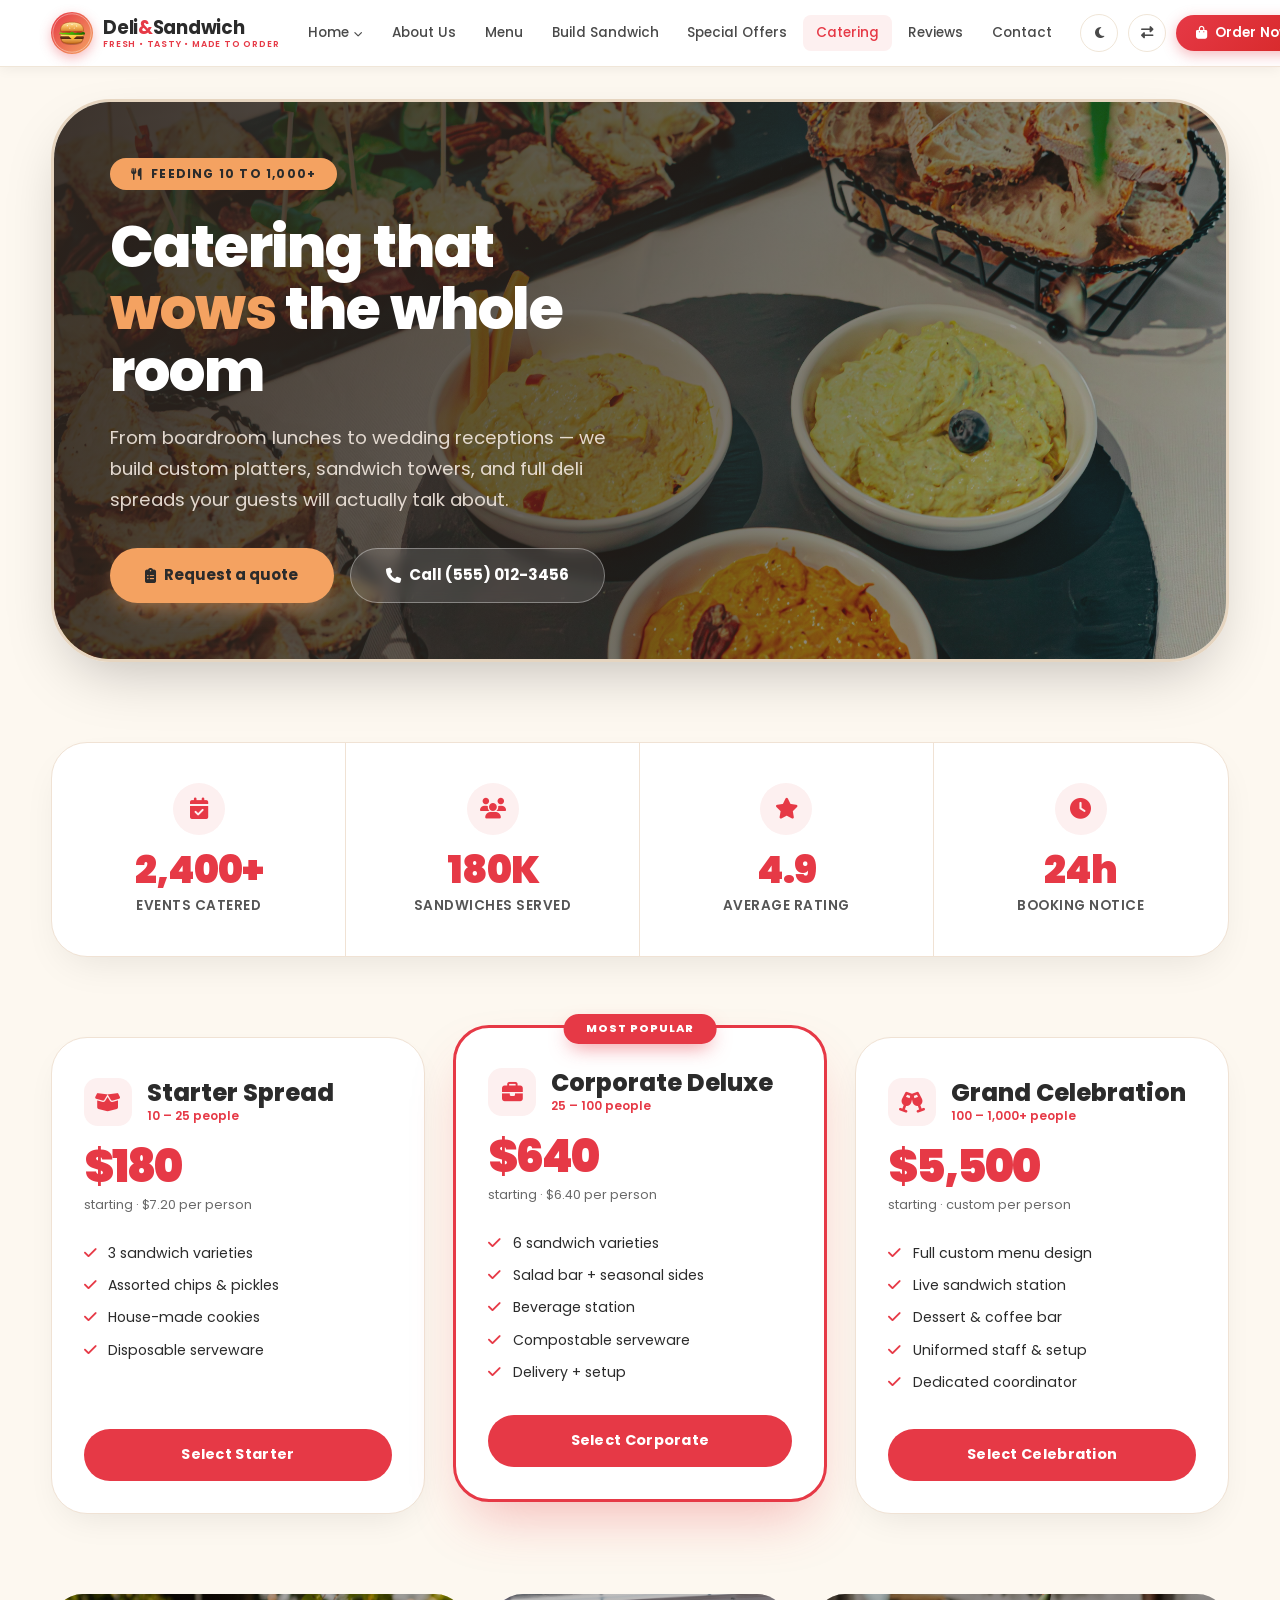
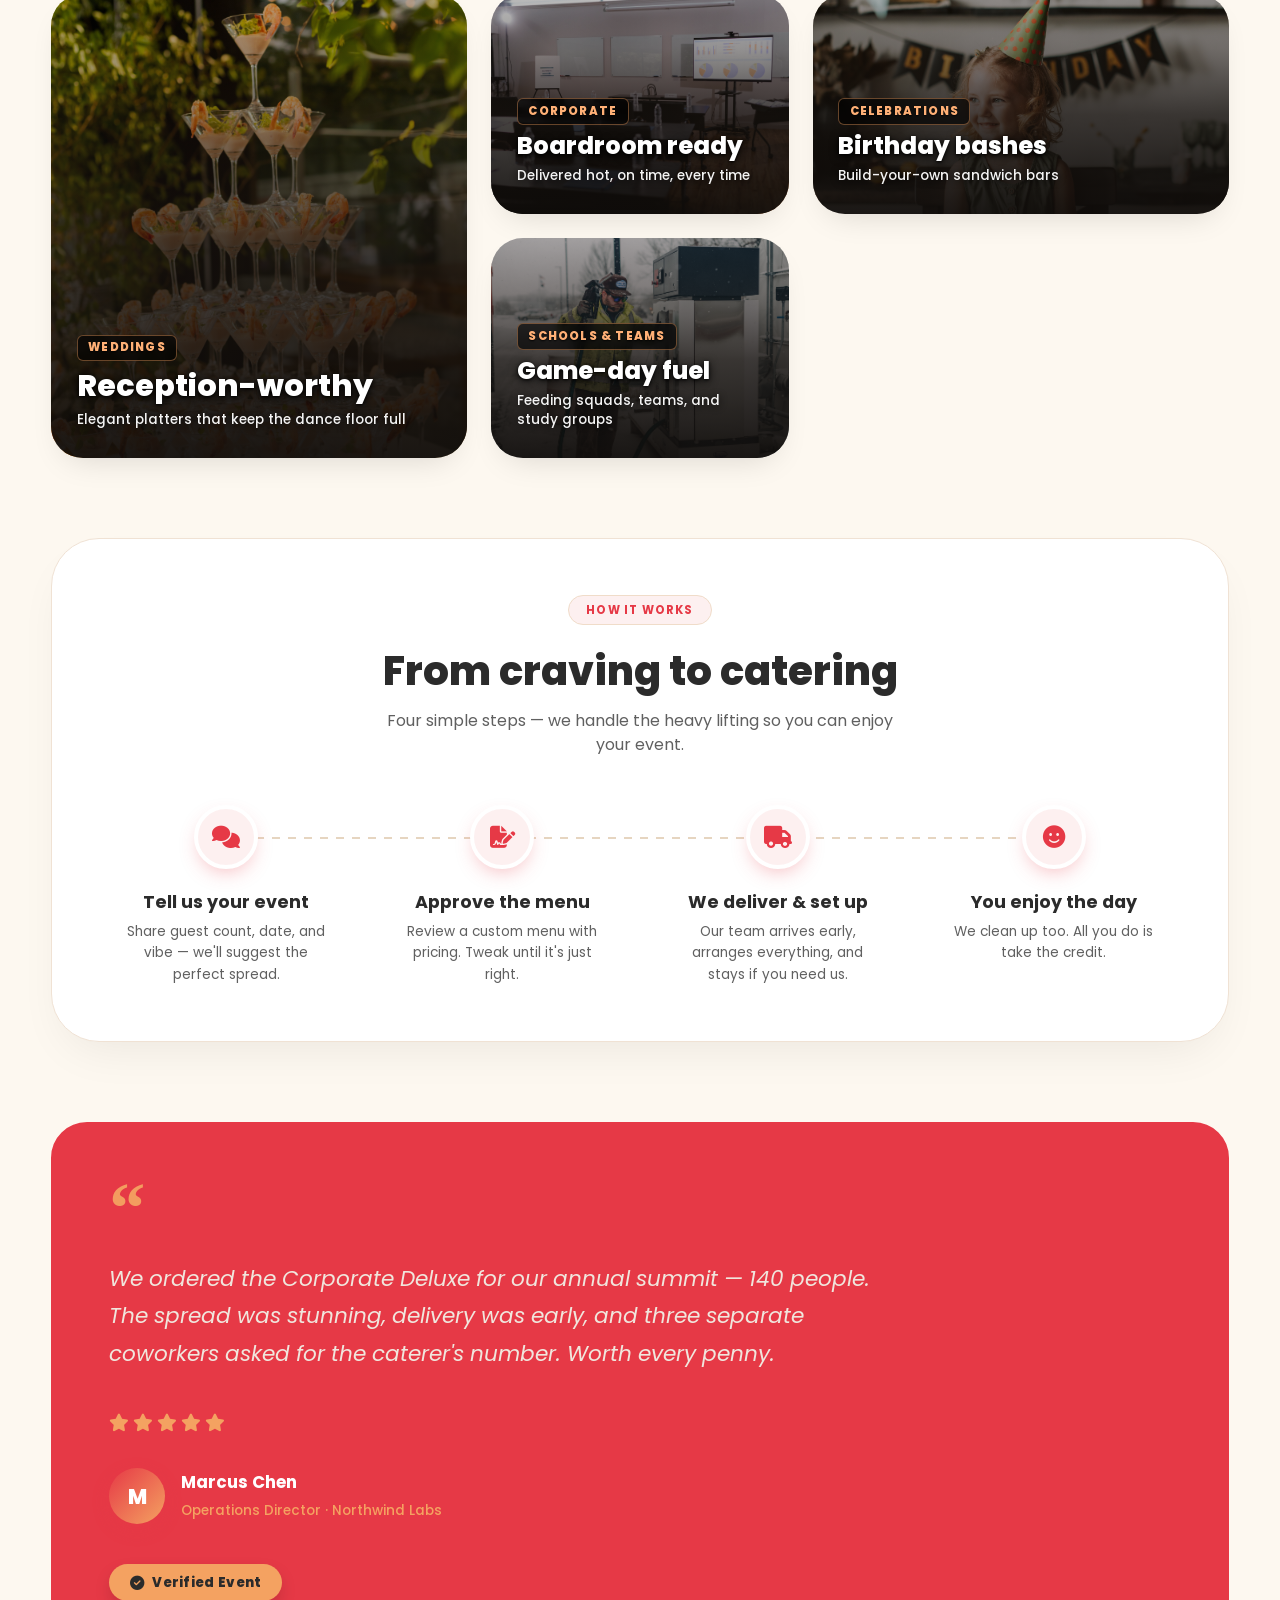
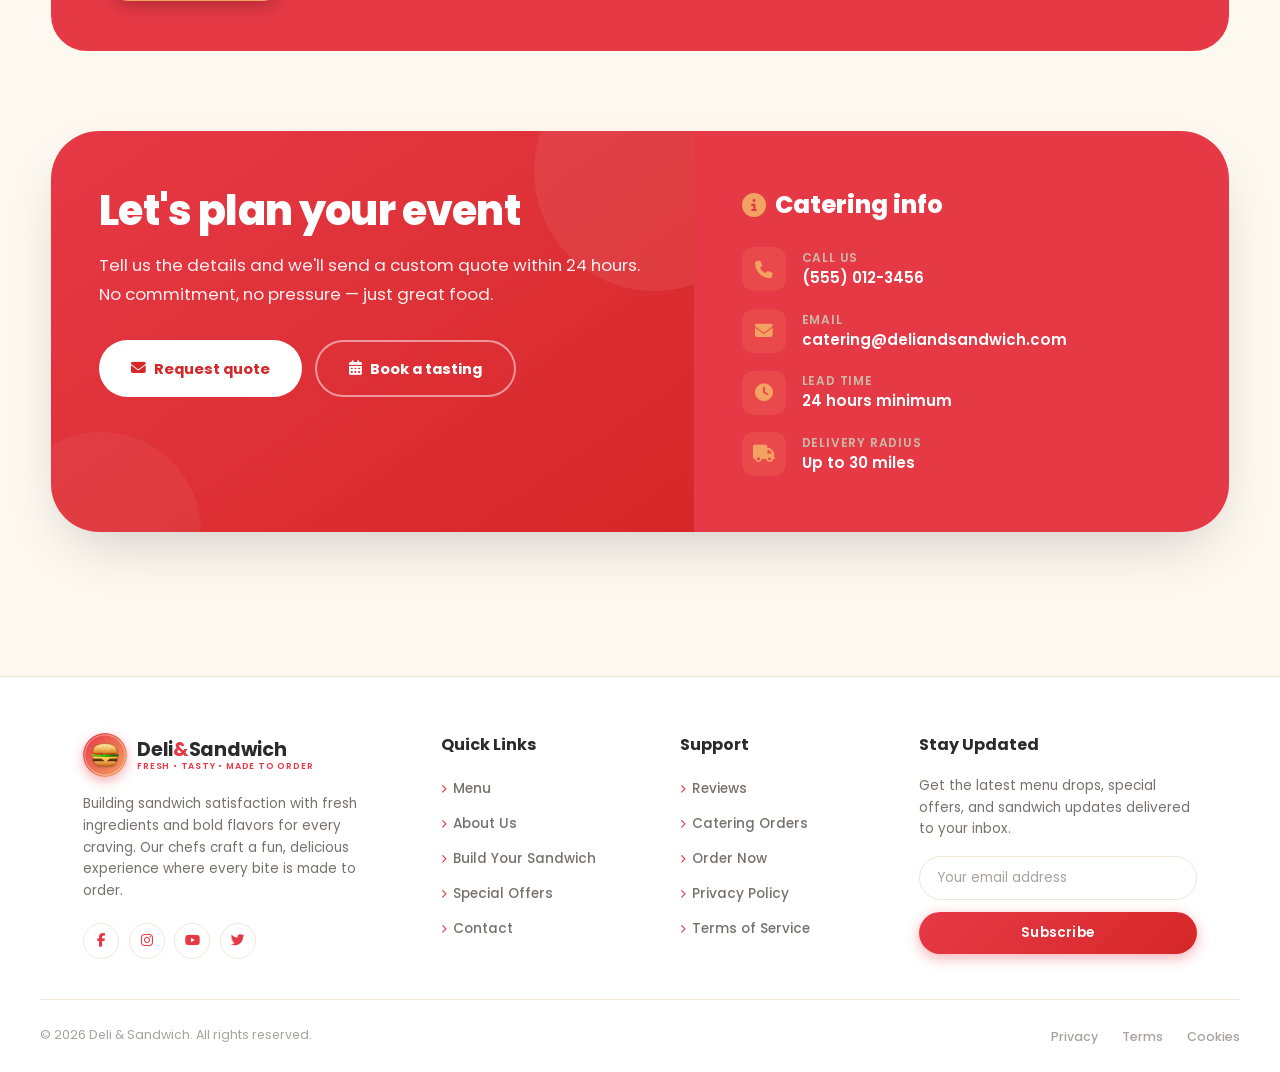
<file: catering order.html>
<!DOCTYPE html>
<html lang="en">
<head>
  <meta charset="UTF-8">
  <meta name="viewport" content="width=device-width, initial-scale=1.0">
  <title>Catering Orders · Deli & Sandwich Shop</title>
  <!-- Favicon -->
  <link rel="icon" type="image/svg+xml" href="favicon.svg">
  <link rel="icon" type="image/png" sizes="32x32" href="favicon-32x32.png">
  <link rel="icon" type="image/png" sizes="16x16" href="favicon-16x16.png">
  <link rel="apple-touch-icon" sizes="180x180" href="apple-touch-icon.png">
  <link rel="shortcut icon" href="favicon.ico">
  <!-- Font Awesome for icons -->
  <link rel="stylesheet" href="https://cdnjs.cloudflare.com/ajax/libs/font-awesome/6.5.1/css/all.min.css">
  <!-- Google Fonts: Poppins -->
  <link rel="preconnect" href="https://fonts.googleapis.com">
  <link rel="preconnect" href="https://fonts.gstatic.com" crossorigin>
  <link href="https://fonts.googleapis.com/css2?family=Poppins:wght@400;500;600;700;800;900&display=swap" rel="stylesheet">
  <style>
    /* ============================================================
       RESET & BASE
    ============================================================ */
    * {
      margin: 0;
      padding: 0;
      box-sizing: border-box;
    }

    html {
      scroll-behavior: smooth;
    }

    body {
      font-family: 'Poppins', system-ui, -apple-system, sans-serif;
      background: #fdf8f0;
      color: #2b2b2b;
      line-height: 1.5;
      min-height: 100vh;
      display: flex;
      flex-direction: column;
      transition: background 0.3s, color 0.3s;
      overflow-x: hidden;
    }

    /* ============================================================
       DARK MODE
    ============================================================ */
    body.dark {
      background: #1a1612;
      color: #f0e8de;
    }

    body.dark .navbar {
      background: #241e18;
      border-bottom-color: #3a322a;
      box-shadow: 0 2px 12px rgba(0, 0, 0, 0.5);
    }

    body.dark .logo-text,
    body.dark .footer-logo-text {
      color: #f0e8de;
    }

    body.dark .nav-link {
      color: #c9bdb0;
    }

    body.dark .nav-link:hover,
    body.dark .nav-link.active {
      color: #e63946;
      background: rgba(230, 57, 70, 0.12);
    }

    body.dark .nav-link.home-pill {
      background: rgba(230, 57, 70, 0.15);
      color: #e63946;
    }

    body.dark .dropdown-menu {
      background: #241e18;
      border-color: #3a322a;
      box-shadow: 0 12px 30px rgba(0, 0, 0, 0.6);
    }

    body.dark .dropdown-menu a {
      color: #c9bdb0;
    }

    body.dark .dropdown-menu a:hover {
      background: #3a322a;
      color: #e63946;
    }

    body.dark .toggle-btn {
      border-color: #3a322a;
      color: #c9bdb0;
      background: #241e18;
    }

    body.dark .toggle-btn:hover {
      background: #3a322a;
      border-color: #e63946;
      color: #e63946;
    }

    body.dark .mobile-menu {
      background: #241e18;
      border-top-color: #3a322a;
    }

    body.dark .mobile-nav-link {
      color: #c9bdb0;
      border-bottom-color: #3a322a;
    }

    body.dark .mobile-nav-link:hover {
      color: #e63946;
    }

    body.dark .mobile-dropdown-menu {
      background: #2c241e;
    }

    body.dark .mobile-dropdown-menu a {
      color: #c9bdb0;
    }

    body.dark .mobile-dropdown-menu a:hover {
      background: #3a322a;
      color: #e63946;
    }

    body.dark .hamburger span {
      background: #f0e8de;
    }

    body.dark .footer {
      background: #241e18;
      border-top-color: #3a322a;
      color: #f0e8de;
    }

    body.dark .footer-heading {
      color: #f0e8de;
    }

    body.dark .footer-description,
    body.dark .footer-newsletter p {
      color: #a89888;
    }

    body.dark .footer-links a {
      color: #a89888;
    }

    body.dark .footer-links a:hover {
      color: #e63946;
    }

    body.dark .footer-bottom {
      border-top-color: #3a322a;
    }

    body.dark .footer-copyright,
    body.dark .footer-bottom-links a {
      color: #7a6a5c;
    }

    body.dark .social-icon {
      background: #241e18;
      border-color: #3a322a;
      color: #e63946;
    }

    body.dark .social-icon:hover {
      background: #e63946;
      border-color: #e63946;
      color: #ffffff;
    }

    body.dark .newsletter-input {
      background: #1a1612;
      border-color: #3a322a;
      color: #f0e8de;
    }

    body.dark .newsletter-input::placeholder {
      color: #7a6a5c;
    }

    /* ============================================================
       NAVBAR
    ============================================================ */
    .navbar {
      display: flex;
      align-items: center;
      justify-content: space-between;
      flex-wrap: nowrap;
      padding: 0.75rem clamp(1.5rem, 4vw, 3.5rem);
      background: #ffffff;
      box-shadow: 0 2px 12px rgba(0, 0, 0, 0.06);
      border-bottom: 1px solid #f0e6d8;
      position: sticky;
      top: 0;
      z-index: 1000;
      gap: 1rem;
      white-space: nowrap;
      transition: background 0.3s, border-color 0.3s, box-shadow 0.3s;
    }

    .logo {
      display: flex;
      align-items: center;
      gap: 10px;
      text-decoration: none;
      flex-shrink: 0;
    }

    
    .logo-icon img, .footer-logo-icon img, .logo-mark-img {
      width: 100%;
      height: 100%;
      display: block;
      object-fit: cover;
    }
    .logo:hover .logo-icon, .footer-logo:hover .footer-logo-icon {
      transform: scale(1.08) rotate(-3deg);
      box-shadow: 0 6px 16px rgba(230, 57, 70, 0.45);
    }
    
    .logo-icon {
      width: 42px;
      height: 42px;
      background: linear-gradient(135deg, #e63946 0%, #f4a261 100%);
      border-radius: 50%;
      display: flex;
      align-items: center;
      justify-content: center;
      color: #ffffff;
      font-size: 1.15rem;
      box-shadow: 0 4px 12px rgba(230, 57, 70, 0.35);
      flex-shrink: 0;
    }

    .logo-text-wrapper {
      display: flex;
      flex-direction: column;
      line-height: 1.15;
    }

    .logo-text {
      font-size: 1.15rem;
      font-weight: 700;
      color: #2b2b2b;
      letter-spacing: -0.3px;
      transition: color 0.3s;
    }

    .logo-text span {
      color: #e63946;
    }

    .logo-sub {
      font-size: 0.55rem;
      font-weight: 600;
      color: #e63946;
      letter-spacing: 0.8px;
      text-transform: uppercase;
    }

    /* ---------- DESKTOP MENU ---------- */
    .nav-menu {
      display: flex;
      align-items: center;
      gap: 0.2rem;
      list-style: none;
      margin: 0;
      padding: 0;
      flex-wrap: nowrap;
      overflow: visible;
    }

    .nav-menu > li {
      position: relative;
      flex-shrink: 0;
    }

    .nav-link {
      text-decoration: none;
      color: #4a4a4a;
      font-weight: 500;
      font-size: 0.85rem;
      padding: 0.5rem 0.8rem;
      border-radius: 8px;
      transition: color 0.15s, background 0.15s;
      display: inline-flex;
      align-items: center;
      gap: 5px;
      cursor: pointer;
      background: none;
      border: none;
      font-family: inherit;
    }

    .nav-link:hover,
    .nav-link.active {
      color: #e63946;
      background: #fdf0f0;
    }

    .nav-link i.fa-chevron-down {
      font-size: 0.55rem;
      transition: transform 0.2s;
      margin-top: 2px;
    }

    .dropdown:hover .nav-link i.fa-chevron-down,
    .dropdown:focus-within .nav-link i.fa-chevron-down {
      transform: rotate(180deg);
    }

    .nav-link.home-pill {
      background: #fdf0f0;
      color: #e63946;
      font-weight: 600;
    }

    .badge {
      background: #e63946;
      color: #ffffff;
      font-size: 0.55rem;
      font-weight: 700;
      padding: 2px 5px;
      border-radius: 30px;
      margin-left: 3px;
      letter-spacing: 0.2px;
      line-height: 1.3;
      display: inline-block;
      vertical-align: middle;
    }

    /* ---------- DROPDOWN ---------- */
    .dropdown-menu {
      position: absolute;
      top: 100%;
      left: 0;
      min-width: 180px;
      background: #ffffff;
      border-radius: 10px;
      box-shadow: 0 12px 30px rgba(0, 0, 0, 0.12);
      border: 1px solid #f0e6d8;
      padding: 0.4rem 0;
      list-style: none;
      margin: 0;
      opacity: 0;
      visibility: hidden;
      transform: translateY(6px);
      transition: opacity 0.18s ease, transform 0.18s ease, visibility 0.18s, background 0.3s, border-color 0.3s;
      z-index: 200;
    }

    .dropdown:hover .dropdown-menu,
    .dropdown:focus-within .dropdown-menu {
      opacity: 1;
      visibility: visible;
      transform: translateY(0);
    }

    .dropdown-menu li {
      white-space: nowrap;
    }

    .dropdown-menu a {
      display: block;
      padding: 0.55rem 1.1rem;
      text-decoration: none;
      color: #4a4a4a;
      font-size: 0.85rem;
      font-weight: 500;
      transition: background 0.12s, color 0.12s;
    }

    .dropdown-menu a:hover {
      background: #fdf0f0;
      color: #e63946;
    }

    /* ---------- RIGHT SIDE ---------- */
    .nav-right {
      display: flex;
      align-items: center;
      gap: 0.6rem;
      flex-shrink: 0;
    }

    .toggle-btn {
      display: inline-flex;
      align-items: center;
      justify-content: center;
      width: 38px;
      height: 38px;
      padding: 0;
      border-radius: 50%;
      border: 1.5px solid #f0e6d8;
      background: #ffffff;
      color: #4a4a4a;
      font-size: 0.92rem;
      cursor: pointer;
      transition: all 0.2s;
      white-space: nowrap;
      flex-shrink: 0;
    }

    .toggle-btn:hover {
      background: #fdf0f0;
      border-color: #e63946;
      color: #e63946;
    }

    .toggle-btn i {
      font-size: 0.78rem;
    }

    .order-btn {
      display: inline-flex;
      align-items: center;
      gap: 7px;
      padding: 0.5rem 1.3rem;
      border-radius: 30px;
      border: none;
      background: linear-gradient(135deg, #e63946 0%, #d62828 100%);
      color: #ffffff;
      font-family: inherit;
      font-weight: 600;
      font-size: 0.83rem;
      cursor: pointer;
      transition: transform 0.15s, box-shadow 0.2s;
      box-shadow: 0 4px 14px rgba(230, 57, 70, 0.35);
      white-space: nowrap;
      letter-spacing: 0.2px;
    }

    .order-btn:hover {
      transform: translateY(-1px);
      box-shadow: 0 6px 20px rgba(230, 57, 70, 0.45);
    }

    .order-btn:active {
      transform: scale(0.97);
    }

    .order-btn i {
      font-size: 0.8rem;
    }

    /* ---------- HAMBURGER ---------- */
    .hamburger {
      display: none;
      flex-direction: column;
      justify-content: center;
      align-items: center;
      gap: 5px;
      width: 40px;
      height: 40px;
      background: none;
      border: 1.5px solid #f0e6d8;
      border-radius: 10px;
      cursor: pointer;
      padding: 0;
      transition: all 0.2s;
      flex-shrink: 0;
    }

    .hamburger:hover {
      background: #fdf0f0;
      border-color: #e63946;
    }

    .hamburger span {
      display: block;
      width: 20px;
      height: 2px;
      background: #2b2b2b;
      border-radius: 2px;
      transition: all 0.3s;
    }

    .hamburger.active span:nth-child(1) {
      transform: translateY(7px) rotate(45deg);
    }

    .hamburger.active span:nth-child(2) {
      opacity: 0;
    }

    .hamburger.active span:nth-child(3) {
      transform: translateY(-7px) rotate(-45deg);
    }

    /* ---------- MOBILE MENU ---------- */
    .mobile-menu {
      display: none;
      position: fixed;
      top: 68px;
      left: 0;
      right: 0;
      bottom: 0;
      background: #ffffff;
      border-top: 1px solid #f0e6d8;
      overflow-y: auto;
      padding: 1rem 1.2rem 2rem;
      z-index: 999;
      transition: background 0.3s, border-color 0.3s;
      -webkit-overflow-scrolling: touch;
    }

    .mobile-menu.open {
      display: block;
      animation: slideDown 0.25s ease;
    }

    @keyframes slideDown {
      from { opacity: 0; transform: translateY(-10px); }
      to   { opacity: 1; transform: translateY(0); }
    }

    .mobile-nav-list {
      list-style: none;
      display: flex;
      flex-direction: column;
      gap: 0;
      margin-bottom: 1.5rem;
    }

    .mobile-nav-list > li {
      border-bottom: 1px solid #f0e6d8;
    }

    .mobile-nav-link {
      display: flex;
      align-items: center;
      justify-content: space-between;
      padding: 0.95rem 0.2rem;
      text-decoration: none;
      color: #2b2b2b;
      font-weight: 500;
      font-size: 0.95rem;
      background: none;
      border: none;
      font-family: inherit;
      width: 100%;
      text-align: left;
      cursor: pointer;
      transition: color 0.15s;
    }

    .mobile-nav-link:hover {
      color: #e63946;
    }

    .mobile-nav-link .badge {
      margin-left: auto;
      margin-right: 0.5rem;
    }

    .mobile-nav-link i.fa-chevron-down {
      font-size: 0.7rem;
      transition: transform 0.25s;
      color: #888;
    }

    .mobile-nav-link.open i.fa-chevron-down {
      transform: rotate(180deg);
    }

    .mobile-dropdown-menu {
      list-style: none;
      background: #fdf8f0;
      border-radius: 8px;
      margin: 0 0 0.5rem 0;
      padding: 0;
      max-height: 0;
      overflow: hidden;
      transition: max-height 0.3s ease, padding 0.3s ease;
    }

    .mobile-dropdown-menu.open {
      max-height: 300px;
      padding: 0.3rem 0;
    }

    .mobile-dropdown-menu a {
      display: block;
      padding: 0.7rem 1rem;
      text-decoration: none;
      color: #4a4a4a;
      font-size: 0.88rem;
      font-weight: 500;
      transition: background 0.12s, color 0.12s;
      border-radius: 6px;
    }

    .mobile-dropdown-menu a:hover {
      background: #fdf0f0;
      color: #e63946;
    }

    .mobile-toggles {
      display: flex;
      gap: 0.6rem;
      margin-bottom: 1rem;
      flex-wrap: wrap;
    }

    .mobile-toggles .toggle-btn {
      width: 42px;
      height: 42px;
      border-radius: 50%;
      flex: 0 0 42px;
      min-width: 42px;
      padding: 0;
      font-size: 1rem;
      justify-content: center;
    }

    .mobile-order-btn {
      display: flex;
      align-items: center;
      justify-content: center;
      gap: 8px;
      width: 100%;
      padding: 0.9rem 1.5rem;
      border-radius: 30px;
      border: none;
      background: linear-gradient(135deg, #e63946 0%, #d62828 100%);
      color: #ffffff;
      font-family: inherit;
      font-weight: 600;
      font-size: 0.95rem;
      cursor: pointer;
      transition: transform 0.15s, box-shadow 0.2s;
      box-shadow: 0 4px 14px rgba(230, 57, 70, 0.35);
      letter-spacing: 0.2px;
      text-decoration: none;
      margin-top: 0.8rem;
      color: #ffffff;
    }

    .mobile-order-btn:hover {
      transform: translateY(-1px);
      box-shadow: 0 6px 20px rgba(230, 57, 70, 0.45);
      text-decoration: none;
      color: #ffffff;
    }

    .mobile-order-btn:active {
      transform: scale(0.97);
    }

    /* ============================================================
       MAIN CONTENT
    ============================================================ */
    .catering-page {
      flex: 1;
      width: 100%;
      max-width: 1320px;
      margin: 0 auto;
      padding:  2rem clamp(1.5rem, 4vw, 3.5rem) 4rem;
    }

    .catering-section {
      margin-bottom: 5rem;
      position: relative;
    }

    /* ============================================================
       SECTION 1 – HERO BANQUET
    ============================================================ */
    .catering-hero {
      position: relative;
      border-radius: 60px;
      overflow: hidden;
      min-height: 540px;
      display: flex;
      align-items: center;
      box-shadow: 0 24px 60px -18px rgba(0, 0, 0, 0.25);
      border: 3px solid #e6d5c0;
      transition: border-color 0.3s, box-shadow 0.3s;
    }

    body.dark .catering-hero {
      border-color: #3a322a;
      box-shadow: 0 24px 60px -18px rgba(0, 0, 0, 0.9);
    }

    .catering-hero-bg {
      position: absolute;
      inset: 0;
      z-index: 0;
    }

    .catering-hero-bg img {
      width: 100%;
      height: 100%;
      object-fit: cover;
    }

    .catering-hero-overlay {
      position: absolute;
      inset: 0;
      background: linear-gradient(105deg, rgba(46, 36, 30, 0.92) 0%, rgba(46, 36, 30, 0.7) 45%, rgba(46, 36, 30, 0.3) 100%);
      z-index: 1;
    }

    body.dark .catering-hero-overlay {
      background: linear-gradient(105deg, rgba(10, 8, 6, 0.95) 0%, rgba(26, 22, 19, 0.85) 45%, rgba(26, 22, 19, 0.4) 100%);
    }

    .catering-hero-content {
      position: relative;
      z-index: 2;
      padding: 3.5rem 3.5rem;
      max-width: 620px;
    }

    .catering-hero-content .badge-ribbon {
      display: inline-flex;
      align-items: center;
      gap: 0.5rem;
      background: #f4a261;
      color: #2b2b2b;
      font-weight: 700;
      padding: 0.45rem 1.3rem;
      border-radius: 40px;
      font-size: 0.75rem;
      text-transform: uppercase;
      letter-spacing: 1.2px;
      margin-bottom: 1.6rem;
    }

    .catering-hero-content h1 {
      font-size: 3.6rem;
      font-weight: 800;
      line-height: 1.08;
      color: #ffffff;
      letter-spacing: -0.02em;
      margin-bottom: 1.2rem;
    }

    .catering-hero-content h1 span {
      color: #f4a261;
    }

    .catering-hero-content p {
      font-size: 1.15rem;
      color: #f0e6dd;
      opacity: 0.92;
      margin-bottom: 2rem;
      line-height: 1.7;
    }

    .catering-hero-actions {
      display: flex;
      gap: 1rem;
      flex-wrap: wrap;
    }

    .catering-btn-primary {
      background: #f4a261;
      color: #2b2b2b;
      padding: 0.95rem 2.2rem;
      border-radius: 40px;
      font-weight: 700;
      font-size: 0.95rem;
      display: inline-flex;
      align-items: center;
      gap: 0.5rem;
      cursor: default;
      box-shadow: 0 10px 24px -8px rgba(244, 162, 97, 0.6);
    }

    .catering-btn-ghost {
      background: rgba(255, 255, 255, 0.12);
      color: #ffffff;
      border: 1.5px solid rgba(255, 255, 255, 0.35);
      padding: 0.95rem 2.2rem;
      border-radius: 40px;
      font-weight: 700;
      font-size: 0.95rem;
      display: inline-flex;
      align-items: center;
      gap: 0.5rem;
      cursor: default;
      backdrop-filter: blur(6px);
    }

    /* ============================================================
       SECTION 2 – STATS RIBBON
    ============================================================ */
    .stats-ribbon {
      display: grid;
      grid-template-columns: repeat(4, 1fr);
      gap: 0;
      background: #ffffff;
      border-radius: 36px;
      overflow: hidden;
      border: 1px solid #f0e2d4;
      box-shadow: 0 16px 40px -14px rgba(0, 0, 0, 0.1);
      transition: background 0.3s, border-color 0.3s, box-shadow 0.3s;
    }

    body.dark .stats-ribbon {
      background: #2b221c;
      border-color: #3a322a;
      box-shadow: 0 16px 40px -14px rgba(0, 0, 0, 0.6);
    }

    .stat-block {
      padding: 2.5rem 1.8rem;
      text-align: center;
      border-right: 1px solid #f0e2d4;
      transition: background 0.25s, border-color 0.3s;
    }

    body.dark .stat-block {
      border-color: #3a322a;
    }

    .stat-block:last-child {
      border-right: none;
    }

    .stat-block:hover {
      background: #fdf8f0;
    }

    body.dark .stat-block:hover {
      background: #241e18;
    }

    .stat-block .stat-icon {
      width: 52px;
      height: 52px;
      border-radius: 50%;
      background: #fdf0f0;
      color: #e63946;
      display: flex;
      align-items: center;
      justify-content: center;
      font-size: 1.3rem;
      margin: 0 auto 1rem;
      transition: background 0.3s, color 0.3s;
    }

    body.dark .stat-block .stat-icon {
      background: #241e18;
      color: #f4a261;
    }

    .stat-block .stat-number {
      font-size: 2.4rem;
      font-weight: 900;
      color: #e63946;
      line-height: 1;
      margin-bottom: 0.4rem;
      letter-spacing: -1px;
    }

    body.dark .stat-block .stat-number {
      color: #f4a261;
    }

    .stat-block .stat-label {
      font-size: 0.85rem;
      font-weight: 600;
      color: #2b2b2b;
      opacity: 0.8;
      text-transform: uppercase;
      letter-spacing: 0.5px;
    }

    body.dark .stat-block .stat-label {
      color: #cbb9a8;
    }

    /* ============================================================
       SECTION 3 – PACKAGE CARDS
    ============================================================ */
    .package-grid {
      display: grid;
      grid-template-columns: repeat(3, 1fr);
      gap: 1.8rem;
      align-items: stretch;
    }

    .package-card {
      background: #ffffff;
      border-radius: 36px;
      padding: 2.5rem 2rem 2rem;
      border: 1px solid #f0e2d4;
      box-shadow: 0 14px 36px -14px rgba(0, 0, 0, 0.1);
      position: relative;
      display: flex;
      flex-direction: column;
      transition: background 0.3s, border-color 0.3s, box-shadow 0.3s;
    }

    body.dark .package-card {
      background: #2b221c;
      border-color: #3a322a;
      box-shadow: 0 14px 36px -14px rgba(0, 0, 0, 0.6);
    }

    .package-card.featured {
      border: 3px solid #e63946;
      transform: translateY(-12px);
      box-shadow: 0 28px 56px -18px rgba(230, 57, 70, 0.35);
    }

    body.dark .package-card.featured {
      border-color: #f4a261;
    }

    .package-ribbon {
      position: absolute;
      top: -14px;
      left: 50%;
      transform: translateX(-50%);
      background: #e63946;
      color: #ffffff;
      padding: 0.4rem 1.4rem;
      border-radius: 30px;
      font-size: 0.7rem;
      font-weight: 800;
      letter-spacing: 1px;
      text-transform: uppercase;
      box-shadow: 0 8px 20px -6px rgba(230, 57, 70, 0.6);
      white-space: nowrap;
    }

    .package-head {
      display: flex;
      align-items: center;
      gap: 0.9rem;
      margin-bottom: 1.2rem;
    }

    .package-icon {
      width: 48px;
      height: 48px;
      border-radius: 14px;
      background: #fdf0f0;
      color: #e63946;
      display: flex;
      align-items: center;
      justify-content: center;
      font-size: 1.3rem;
      flex-shrink: 0;
      transition: background 0.3s, color 0.3s;
    }

    body.dark .package-icon {
      background: #241e18;
      color: #f4a261;
    }

    .package-head h3 {
      font-size: 1.5rem;
      font-weight: 800;
      color: #2b2b2b;
      line-height: 1.2;
    }

    body.dark .package-head h3 {
      color: #f0e8de;
    }

    .package-head .package-sub {
      font-size: 0.75rem;
      color: #e63946;
      font-weight: 600;
    }

    body.dark .package-head .package-sub {
      color: #f4a261;
    }

    .package-price {
      font-size: 2.8rem;
      font-weight: 900;
      color: #e63946;
      letter-spacing: -2px;
      line-height: 1;
      margin-bottom: 0.3rem;
    }

    body.dark .package-price {
      color: #f4a261;
    }

    .package-price-note {
      font-size: 0.8rem;
      color: #2b2b2b;
      opacity: 0.7;
      margin-bottom: 1.8rem;
    }

    body.dark .package-price-note {
      color: #cbb9a8;
    }

    .package-features {
      list-style: none;
      margin-bottom: 2rem;
      flex: 1;
      display: flex;
      flex-direction: column;
      gap: 0.7rem;
    }

    .package-features li {
      display: flex;
      align-items: flex-start;
      gap: 0.7rem;
      font-size: 0.88rem;
      color: #2b2b2b;
      line-height: 1.5;
    }

    body.dark .package-features li {
      color: #d9cbbc;
    }

    .package-features li i {
      color: #e63946;
      font-size: 0.9rem;
      margin-top: 3px;
      flex-shrink: 0;
    }

    body.dark .package-features li i {
      color: #f4a261;
    }

    .package-cta {
      background: #e63946;
      color: #ffffff;
      padding: 0.95rem 1.5rem;
      border-radius: 40px;
      font-weight: 700;
      font-size: 0.9rem;
      text-align: center;
      cursor: default;
      letter-spacing: 0.3px;
    }

    body.dark .package-cta {
      background: #e63946;
      color: #ffffff;
    }

    .package-card.featured .package-cta {
      background: #e63946;
      color: #ffffff;
    }

    /* ============================================================
       SECTION 4 – OCCASION MOSAIC
    ============================================================ */
    .occasion-mosaic {
      display: grid;
      grid-template-columns: 1.4fr 1fr 1.4fr;
      gap: 1.5rem;
      grid-auto-rows: 220px;
    }

    .occasion-tile {
      border-radius: 32px;
      overflow: hidden;
      position: relative;
      box-shadow: 0 14px 32px -14px rgba(0, 0, 0, 0.15);
      transition: transform 0.3s, box-shadow 0.3s;
      cursor: default;
    }

    body.dark .occasion-tile {
      box-shadow: 0 14px 32px -14px rgba(0, 0, 0, 0.7);
    }

    .occasion-tile:hover {
      transform: scale(1.02);
      box-shadow: 0 22px 48px -16px rgba(0, 0, 0, 0.25);
    }

    .occasion-tile img {
      width: 100%;
      height: 100%;
      object-fit: cover;
      transition: transform 0.5s;
    }

    .occasion-tile:hover img {
      transform: scale(1.08);
    }

    .occasion-tile-overlay {
      position: absolute;
      inset: 0;
      background: linear-gradient(to top, rgba(15, 12, 10, 0.94) 0%, rgba(20, 16, 13, 0.78) 45%, rgba(20, 16, 13, 0.45) 75%, rgba(0, 0, 0, 0.25) 100%);
      display: flex;
      flex-direction: column;
      justify-content: flex-end;
      padding: 1.8rem 1.6rem;
      transition: background 0.3s;
    }

    body.dark .occasion-tile-overlay {
      background: linear-gradient(to top, rgba(10, 8, 6, 0.96) 0%, rgba(10, 8, 6, 0.82) 50%, rgba(10, 8, 6, 0.5) 80%, rgba(0, 0, 0, 0.3) 100%);
    }

    .occasion-tile-overlay .occasion-tag {
      font-size: 0.72rem;
      font-weight: 800;
      color: #ffb076;
      background: rgba(0, 0, 0, 0.65);
      border: 1px solid rgba(244, 162, 97, 0.4);
      padding: 0.22rem 0.65rem;
      border-radius: 6px;
      letter-spacing: 1.2px;
      text-transform: uppercase;
      margin-bottom: 0.45rem;
      width: fit-content;
      backdrop-filter: blur(4px);
      text-shadow: 0 1px 2px rgba(0, 0, 0, 0.9);
    }

    .occasion-tile-overlay h4 {
      font-size: 1.5rem;
      font-weight: 800;
      color: #ffffff;
      line-height: 1.2;
      margin-bottom: 0.35rem;
      text-shadow: 0 2px 10px rgba(0, 0, 0, 0.95), 0 1px 3px rgba(0, 0, 0, 0.9);
    }

    .occasion-tile-overlay p {
      font-size: 0.85rem;
      color: #ffffff;
      opacity: 0.95;
      font-weight: 500;
      line-height: 1.4;
      text-shadow: 0 1px 8px rgba(0, 0, 0, 0.95);
    }

    .occasion-tile.wide {
      grid-column: span 1;
    }

    .occasion-tile.tall {
      grid-row: span 2;
    }

    .occasion-tile.tall .occasion-tile-overlay h4 {
      font-size: 1.9rem;
    }

    /* ============================================================
       SECTION 5 – PROCESS ROADMAP
    ============================================================ */
    .roadmap-wrap {
      background: #ffffff;
      border-radius: 48px;
      padding: 3.5rem 3rem;
      border: 1px solid #f0e2d4;
      box-shadow: 0 20px 48px -16px rgba(0, 0, 0, 0.08);
      transition: background 0.3s, border-color 0.3s, box-shadow 0.3s;
    }

    body.dark .roadmap-wrap {
      background: #2b221c;
      border-color: #3a322a;
      box-shadow: 0 20px 48px -16px rgba(0, 0, 0, 0.6);
    }

    .roadmap-head {
      text-align: center;
      margin-bottom: 3rem;
    }

    .roadmap-head .roadmap-label {
      display: inline-block;
      background: #fdf0f0;
      color: #e63946;
      padding: 0.35rem 1.1rem;
      border-radius: 30px;
      font-size: 0.72rem;
      font-weight: 700;
      letter-spacing: 1.2px;
      text-transform: uppercase;
      margin-bottom: 1rem;
      border: 1px solid #f0dcc9;
    }

    body.dark .roadmap-head .roadmap-label {
      background: #241e18;
      border-color: #3a322a;
      color: #f4a261;
    }

    .roadmap-head h2 {
      font-size: 2.5rem;
      font-weight: 800;
      color: #2b2b2b;
      margin-bottom: 0.5rem;
    }

    body.dark .roadmap-head h2 {
      color: #f0e8de;
    }

    .roadmap-head p {
      color: #2b2b2b;
      opacity: 0.75;
      font-size: 1rem;
      max-width: 540px;
      margin: 0 auto;
    }

    body.dark .roadmap-head p {
      color: #cbb9a8;
    }

    .roadmap-track {
      display: grid;
      grid-template-columns: repeat(4, 1fr);
      gap: 1.5rem;
      position: relative;
    }

    .roadmap-track::before {
      content: '';
      position: absolute;
      top: 32px;
      left: 10%;
      right: 10%;
      height: 2px;
      background: repeating-linear-gradient(to right, #e6d5c0 0, #e6d5c0 8px, transparent 8px, transparent 16px);
      z-index: 0;
    }

    body.dark .roadmap-track::before {
      background: repeating-linear-gradient(to right, #3a322a 0, #3a322a 8px, transparent 8px, transparent 16px);
    }

    .roadmap-step {
      position: relative;
      z-index: 1;
      text-align: center;
      display: flex;
      flex-direction: column;
      align-items: center;
    }

    .roadmap-dot {
      width: 64px;
      height: 64px;
      border-radius: 50%;
      background: #fdf0f0;
      color: #e63946;
      display: flex;
      align-items: center;
      justify-content: center;
      font-size: 1.4rem;
      font-weight: 800;
      margin-bottom: 1.2rem;
      border: 4px solid #ffffff;
      box-shadow: 0 8px 20px -6px rgba(230, 57, 70, 0.35);
      transition: background 0.3s, color 0.3s, border-color 0.3s;
    }

    body.dark .roadmap-dot {
      background: #241e18;
      color: #f4a261;
      border-color: #2b221c;
    }

    .roadmap-step h4 {
      font-size: 1.1rem;
      font-weight: 700;
      color: #2b2b2b;
      margin-bottom: 0.4rem;
    }

    body.dark .roadmap-step h4 {
      color: #f0e8de;
    }

    .roadmap-step p {
      font-size: 0.85rem;
      color: #2b2b2b;
      opacity: 0.75;
      line-height: 1.55;
      max-width: 200px;
    }

    body.dark .roadmap-step p {
      color: #cbb9a8;
    }

    /* ============================================================
       SECTION 6 – TESTIMONIAL SPOTLIGHT
    ============================================================ */
    .testimonial-spotlight {
      background: #e63946;
      border-radius: 36px;
      padding: 3rem 3.5rem;
      position: relative;
      overflow: hidden;
      border: 2px solid #e63946;
      transition: background 0.3s, border-color 0.3s;
      display: flex;
      flex-direction: column;
      gap: 0.5rem;
    }

    body.dark .testimonial-spotlight {
      background: #1a1613;
    }

    .testimonial-spotlight .big-quote {
      font-size: 4.5rem;
      color: #f4a261;
      line-height: 1;
      font-family: Georgia, 'Times New Roman', serif;
      font-weight: 700;
      margin-bottom: 0.5rem;
      opacity: 0.95;
    }

    .testimonial-spotlight blockquote {
      font-size: 1.35rem;
      line-height: 1.75;
      color: #f0e6dd;
      font-style: italic;
      font-weight: 400;
      margin-bottom: 1.8rem;
      max-width: 780px;
    }

    .testimonial-spotlight .testimonial-stars {
      color: #f4a261;
      font-size: 1.1rem;
      letter-spacing: 4px;
      margin-bottom: 1.5rem;
    }

    .testimonial-spotlight .testimonial-author {
      display: flex;
      align-items: center;
      gap: 1rem;
      margin-bottom: 2rem;
    }

    .testimonial-spotlight .testimonial-author-avatar {
      width: 56px;
      height: 56px;
      border-radius: 50%;
      background: linear-gradient(135deg, #e63946, #f4a261);
      display: flex;
      align-items: center;
      justify-content: center;
      color: #ffffff;
      font-weight: 800;
      font-size: 1.3rem;
      flex-shrink: 0;
      box-shadow: 0 6px 16px rgba(230, 57, 70, 0.4);
    }

    .testimonial-spotlight .testimonial-author-info strong {
      display: block;
      color: #ffffff;
      font-size: 1.05rem;
      font-weight: 700;
      margin-bottom: 0.15rem;
    }

    .testimonial-spotlight .testimonial-author-info span {
      color: #f4a261;
      font-size: 0.85rem;
      font-weight: 500;
    }

    .testimonial-spotlight .testimonial-photo-badge {
      display: inline-flex;
      align-items: center;
      gap: 0.5rem;
      background: #f4a261;
      color: #2b2b2b;
      padding: 0.55rem 1.3rem;
      border-radius: 30px;
      font-size: 0.82rem;
      font-weight: 800;
      letter-spacing: 0.3px;
      align-self: flex-start;
      box-shadow: 0 8px 20px -6px rgba(0, 0, 0, 0.3);
    }

    .testimonial-spotlight .testimonial-photo-badge i {
      font-size: 0.9rem;
    }

    /* ============================================================
       SECTION 7 – BOOKING CTA
    ============================================================ */
    .booking-cta {
      display: grid;
      grid-template-columns: 1.2fr 1fr;
      border-radius: 48px;
      overflow: hidden;
      box-shadow: 0 24px 60px -18px rgba(0, 0, 0, 0.2);
      transition: box-shadow 0.3s;
    }

    body.dark .booking-cta {
      box-shadow: 0 24px 60px -18px rgba(0, 0, 0, 0.8);
    }

    .booking-cta-left {
      background: linear-gradient(145deg, #e63946 0%, #d62828 100%);
      padding: 3.5rem 3rem;
      color: #ffffff;
      position: relative;
      overflow: hidden;
    }

    body.dark .booking-cta-left {
      background: linear-gradient(145deg, #d62828 0%, #a71d2a 100%);
    }

    .booking-cta-left::before {
      content: '';
      position: absolute;
      top: -80px;
      right: -80px;
      width: 240px;
      height: 240px;
      border-radius: 50%;
      background: rgba(255, 255, 255, 0.07);
    }

    .booking-cta-left::after {
      content: '';
      position: absolute;
      bottom: -100px;
      left: -50px;
      width: 200px;
      height: 200px;
      border-radius: 50%;
      background: rgba(255, 255, 255, 0.05);
    }

    .booking-cta-left h2 {
      font-size: 2.6rem;
      font-weight: 800;
      line-height: 1.15;
      margin-bottom: 1rem;
      letter-spacing: -0.02em;
      position: relative;
      z-index: 1;
    }

    .booking-cta-left p {
      font-size: 1.05rem;
      opacity: 0.92;
      margin-bottom: 2rem;
      line-height: 1.7;
      position: relative;
      z-index: 1;
    }

    .booking-cta-left .booking-actions {
      display: flex;
      gap: 0.8rem;
      flex-wrap: wrap;
      position: relative;
      z-index: 1;
    }

    .booking-btn-solid {
      background: #ffffff;
      color: #d62828;
      padding: 0.95rem 2rem;
      border-radius: 40px;
      font-weight: 700;
      font-size: 0.92rem;
      display: inline-flex;
      align-items: center;
      gap: 0.5rem;
      cursor: default;
    }

    .booking-btn-outline {
      background: transparent;
      color: #ffffff;
      border: 2px solid rgba(255, 255, 255, 0.5);
      padding: 0.95rem 2rem;
      border-radius: 40px;
      font-weight: 700;
      font-size: 0.92rem;
      display: inline-flex;
      align-items: center;
      gap: 0.5rem;
      cursor: default;
    }

    .booking-cta-right {
      background: #e63946;
      padding: 3.5rem 3rem;
      display: flex;
      flex-direction: column;
      justify-content: center;
      transition: background 0.3s;
    }

    body.dark .booking-cta-right {
      background: #1a1613;
    }

    .booking-cta-right h3 {
      font-size: 1.5rem;
      font-weight: 800;
      color: #ffffff;
      margin-bottom: 1.5rem;
      display: flex;
      align-items: center;
      gap: 0.6rem;
    }

    .booking-cta-right h3 i {
      color: #f4a261;
    }

    .booking-info-list {
      display: flex;
      flex-direction: column;
      gap: 1.1rem;
    }

    .booking-info-item {
      display: flex;
      align-items: center;
      gap: 1rem;
    }

    .booking-info-icon {
      width: 44px;
      height: 44px;
      border-radius: 12px;
      background: rgba(244, 162, 97, 0.15);
      color: #f4a261;
      display: flex;
      align-items: center;
      justify-content: center;
      font-size: 1.1rem;
      flex-shrink: 0;
    }

    .booking-info-item .booking-info-label {
      font-size: 0.75rem;
      color: #cbb9a8;
      text-transform: uppercase;
      letter-spacing: 0.8px;
      font-weight: 600;
    }

    .booking-info-item .booking-info-value {
      font-size: 0.95rem;
      color: #ffffff;
      font-weight: 600;
    }

    /* ============================================================
       FOOTER
    ============================================================ */
    .footer {
      background: #ffffff;
      border-top: 1px solid #f0e6d8;
      padding: 3.5rem 2rem 1.5rem;
      color: #2b2b2b;
      transition: background 0.3s, border-color 0.3s, color 0.3s;
    }

    .footer-container {
      max-width:  1320px;
      padding: 0 clamp(1.5rem, 4vw, 3.5rem);
      margin: 0 auto;
      display: grid;
      grid-template-columns: 1.6fr 1fr 1fr 1.4fr;
      gap: 2.5rem;
    }

    .footer-brand {
      display: flex;
      flex-direction: column;
      gap: 1rem;
    }

    .footer-logo {
      display: flex;
      align-items: center;
      gap: 10px;
      text-decoration: none;
    }

    .footer-logo-icon {
      width: 44px;
      height: 44px;
      background: linear-gradient(135deg, #e63946 0%, #f4a261 100%);
      border-radius: 50%;
      display: flex;
      align-items: center;
      justify-content: center;
      color: #ffffff;
      font-size: 1.2rem;
      box-shadow: 0 4px 12px rgba(230, 57, 70, 0.4);
      flex-shrink: 0;
    }

    .footer-logo-text-wrapper {
      display: flex;
      flex-direction: column;
      line-height: 1.15;
    }

    .footer-logo-text {
      font-size: 1.2rem;
      font-weight: 700;
      color: #2b2b2b;
      letter-spacing: -0.3px;
    }

    .footer-logo-text span {
      color: #e63946;
    }

    .footer-logo-sub {
      font-size: 0.55rem;
      font-weight: 600;
      color: #e63946;
      letter-spacing: 0.8px;
      text-transform: uppercase;
    }

    .footer-description {
      font-size: 0.85rem;
      color: #78716c;
      line-height: 1.6;
      max-width: 300px;
    }

    .social-icons {
      display: flex;
      gap: 0.6rem;
      margin-top: 0.3rem;
    }

    .social-icon {
      width: 36px;
      height: 36px;
      border-radius: 50%;
      background: #ffffff;
      border: 1.5px solid #f0e6d8;
      display: flex;
      align-items: center;
      justify-content: center;
      color: #e63946;
      font-size: 0.85rem;
      text-decoration: none;
      transition: all 0.2s;
    }

    .social-icon:hover {
      background: #e63946;
      border-color: #e63946;
      color: #ffffff;
      transform: translateY(-2px);
    }

    .footer-heading {
      font-size: 1rem;
      font-weight: 700;
      color: #2b2b2b;
      margin-bottom: 1.1rem;
    }

    .footer-links {
      list-style: none;
      display: flex;
      flex-direction: column;
      gap: 0.65rem;
    }

    .footer-links a {
      text-decoration: none;
      color: #78716c;
      font-size: 0.85rem;
      font-weight: 500;
      display: inline-flex;
      align-items: center;
      gap: 6px;
      transition: color 0.15s, transform 0.15s;
    }

    .footer-links a:hover {
      color: #e63946;
      transform: translateX(3px);
    }

    .footer-links a i {
      font-size: 0.55rem;
      color: #e63946;
    }

    .footer-newsletter {
      display: flex;
      flex-direction: column;
    }

    .footer-newsletter p {
      font-size: 0.85rem;
      color: #78716c;
      line-height: 1.6;
      margin-bottom: 1rem;
    }

    .newsletter-form {
      display: flex;
      flex-direction: column;
      gap: 0.7rem;
    }

    .newsletter-input {
      padding: 0.7rem 1.1rem;
      border-radius: 30px;
      border: 1.5px solid #f0e6d8;
      background: #ffffff;
      font-family: inherit;
      font-size: 0.85rem;
      color: #2b2b2b;
      outline: none;
      transition: border-color 0.2s, box-shadow 0.2s;
      width: 100%;
    }

    .newsletter-input::placeholder {
      color: #a8a29e;
    }

    .newsletter-input:focus {
      border-color: #e63946;
      box-shadow: 0 0 0 3px rgba(230, 57, 70, 0.15);
    }

    .newsletter-btn {
      padding: 0.7rem 1.5rem;
      border-radius: 30px;
      border: none;
      background: linear-gradient(135deg, #e63946 0%, #d62828 100%);
      color: #ffffff;
      font-family: inherit;
      font-weight: 600;
      font-size: 0.85rem;
      cursor: pointer;
      transition: transform 0.15s, box-shadow 0.2s;
      box-shadow: 0 4px 14px rgba(230, 57, 70, 0.4);
      letter-spacing: 0.2px;
      width: 100%;
    }

    .newsletter-btn:hover {
      transform: translateY(-1px);
      box-shadow: 0 6px 20px rgba(230, 57, 70, 0.5);
    }

    .newsletter-btn:active {
      transform: scale(0.97);
    }

    .footer-bottom {
      max-width: 1200px;
      margin: 2.5rem auto 0;
      padding-top: 1.5rem;
      border-top: 1px solid #f0e6d8;
      display: flex;
      align-items: center;
      justify-content: space-between;
      flex-wrap: wrap;
      gap: 0.8rem;
    }

    .footer-copyright {
      font-size: 0.78rem;
      color: #a8a29e;
    }

    .footer-bottom-links {
      display: flex;
      gap: 1.5rem;
      list-style: none;
    }

    .footer-bottom-links a {
      text-decoration: none;
      color: #a8a29e;
      font-size: 0.78rem;
      font-weight: 500;
      transition: color 0.15s;
    }

    .footer-bottom-links a:hover {
      color: #e63946;
    }

    /* ============================================================
       RESPONSIVE
    ============================================================ */
    @media (max-width: 1023px) {
      .navbar {
        padding: 0.55rem 1.2rem;
      }

      .nav-menu {
        display: none;
      }

      .nav-right .toggle-btn,
      .nav-right .order-btn {
        display: none;
      }

      .hamburger {
        display: flex;
      }

      .mobile-menu {
        display: none;
      }

      .mobile-menu.open {
        display: block;
      }

      .logo-text {
        font-size: 1.05rem;
      }

      .logo-sub {
        font-size: 0.5rem;
      }

      .footer-container {
        grid-template-columns: 1fr 1fr;
        gap: 2rem;
      }

      .catering-hero-content h1 {
        font-size: 2.6rem;
      }

      .stats-ribbon {
        grid-template-columns: 1fr 1fr;
      }

      .stat-block {
        border-right: none;
        border-bottom: 1px solid #f0e2d4;
      }

      body.dark .stat-block {
        border-bottom-color: #3a322a;
      }

      .package-grid {
        grid-template-columns: 1fr;
      }

      .package-card.featured {
        transform: translateY(0);
      }

      .occasion-mosaic {
        grid-template-columns: 1fr 1fr;
        grid-auto-rows: 200px;
      }

      .occasion-tile.tall {
        grid-row: span 1;
      }

      .roadmap-track {
        grid-template-columns: 1fr 1fr;
      }

      .roadmap-track::before {
        display: none;
      }

      .booking-cta {
        grid-template-columns: 1fr;
      }

      .testimonial-spotlight {
        padding: 2.5rem 2rem;
      }

      .testimonial-spotlight blockquote {
        font-size: 1.15rem;
      }

      .testimonial-spotlight .big-quote {
        font-size: 3.5rem;
      }
    }

    @media (max-width: 767px) {
      .navbar {
        padding: 0.5rem 0.9rem;
      }

      .logo-icon {
        width: 36px;
        height: 36px;
        font-size: 1rem;
      }

      .logo-text {
        font-size: 1rem;
      }

      .logo-sub {
        font-size: 0.48rem;
      }

      .mobile-menu {
        top: 60px;
      }

      .catering-page {
        padding: 1rem 1rem 3rem;
      }

      .mobile-toggles .toggle-btn {
        flex: 1 1 100%;
        min-width: unset;
      }

      .footer {
        padding: 2.5rem 1.2rem 1.2rem;
      }

      .footer-container {
        grid-template-columns: 1fr;
        gap: 2rem;
      }

      .footer-bottom {
        flex-direction: column;
        text-align: center;
      }

      .footer-bottom-links {
        justify-content: center;
      }

      .catering-hero {
        min-height: 440px;
      }

      .catering-hero-content {
        padding: 2.2rem 1.6rem;
      }

      .catering-hero-content h1 {
        font-size: 2rem;
      }

      .stats-ribbon {
        grid-template-columns: 1fr;
      }

      .occasion-mosaic {
        grid-template-columns: 1fr;
      }

      .roadmap-track {
        grid-template-columns: 1fr;
      }

      .booking-cta-left,
      .booking-cta-right {
        padding: 2.2rem 1.8rem;
      }

      .booking-cta-left h2 {
        font-size: 1.8rem;
      }

      .roadmap-wrap {
        padding: 2rem 1.5rem;
      }

      .testimonial-spotlight {
        padding: 2rem 1.5rem;
      }

      .testimonial-spotlight blockquote {
        font-size: 1.05rem;
      }
    }

    @media (max-width: 400px) {
      .logo-text-wrapper {
        display: flex;
        flex-direction: column;
      }
      .logo-text {
        font-size: 0.95rem;
        white-space: nowrap;
      }
      .logo-sub {
        display: none;
      }

      .logo-icon {
        width: 38px;
        height: 38px;
        font-size: 1.1rem;
      }

      .mobile-menu {
        top: 56px;
      }

      .mobile-nav-link {
        font-size: 0.9rem;
        padding: 0.85rem 0.2rem;
      }

      .mobile-dropdown-menu a {
        font-size: 0.84rem;
      }
    }

    /* ---------- FOCUS STATES ---------- */
    .nav-link:focus-visible,
    .toggle-btn:focus-visible,
    .order-btn:focus-visible,
    .hamburger:focus-visible,
    .mobile-nav-link:focus-visible,
    .mobile-order-btn:focus-visible,
    .dropdown-menu a:focus-visible,
    .mobile-dropdown-menu a:focus-visible,
    .newsletter-btn:focus-visible,
    .newsletter-input:focus-visible,
    .social-icon:focus-visible,
    .footer-links a:focus-visible {
      outline: 2px solid #e63946;
      outline-offset: 2px;
      border-radius: 6px;
    }

    .mobile-menu::-webkit-scrollbar {
      width: 6px;
    }

    .mobile-menu::-webkit-scrollbar-thumb {
      background: #e63946;
      border-radius: 3px;
    }

    /* ============================================================
       RTL SUPPORT
    ============================================================ */
    [dir="rtl"] .navbar,
    [dir="rtl"] .footer {
      direction: rtl;
    }

    [dir="rtl"] .nav-menu {
      direction: rtl;
    }

    [dir="rtl"] .dropdown-menu {
      left: auto;
      right: 0;
    }

    [dir="rtl"] .nav-link i.fa-chevron-down {
      margin-top: 0;
    }

    [dir="rtl"] .badge {
      margin-left: 0;
      margin-right: 3px;
    }

    [dir="rtl"] .footer-links a:hover {
      transform: translateX(-3px);
    }

    [dir="rtl"] .footer-links a i.fa-chevron-right {
      transform: rotate(180deg);
    }

    [dir="rtl"] .mobile-nav-link {
      text-align: right;
    }

    [dir="rtl"] .mobile-nav-link .badge {
      margin-left: 0;
      margin-right: auto;
      margin-left: 0.5rem;
    }

    [dir="rtl"] .mobile-dropdown-menu a {
      text-align: right;
    }
  </style>
  <link rel="stylesheet" href="auth-modal.css">
</head>
<body>

    <!-- ============================================================
       NAVBAR (IDENTICAL TO INDEX.HTML)
  ============================================================ -->
  <nav class="navbar" id="navbar">

    <a href="index.html" class="logo">
      <span class="logo-icon"><img src="favicon.svg" alt="Deli &amp; Sandwich Logo" class="logo-mark-img"></span>
      <span class="logo-text-wrapper">
        <span class="logo-text">Deli<span>&</span>Sandwich</span>
        <span class="logo-sub">Fresh • Tasty • Made to Order</span>
      </span>
    </a>

    <ul class="nav-menu">
      <li class="dropdown">
        <a href="index.html" class="nav-link">Home <i class="fas fa-chevron-down"></i></a>
        <ul class="dropdown-menu">
          <li><a href="index.html">Home 1 (Classic)</a></li>
          <li><a href="home2.html">Home 2 (Modern)</a></li>
        </ul>
      </li>
      <li><a href="about.html" class="nav-link">About Us</a></li>
      <li><a href="menu.html" class="nav-link">Menu</a></li>
      <li><a href="build your sandwich.html" class="nav-link">Build Sandwich</a></li>
      <li><a href="special offers.html" class="nav-link">Special Offers</a></li>
      <li><a href="catering order.html" class="nav-link active">Catering</a></li>
      <li><a href="reviews.html" class="nav-link">Reviews</a></li>
      <li><a href="contact.html" class="nav-link">Contact</a></li>
    </ul>

    <div class="nav-right">
      <button class="toggle-btn" id="darkToggleDesktop" aria-label="Toggle dark mode" title="Toggle dark mode"><i class="fas fa-moon"></i></button>
      <button class="toggle-btn" id="rtlToggleDesktop" aria-label="Toggle text direction" title="Toggle text direction"><i class="fas fa-right-left"></i></button>
      <a href="login.html" class="order-btn">
        <i class="fas fa-shopping-bag"></i> <span>Order Now</span>
      </a>
    </div>

    <button class="hamburger" id="hamburger" aria-label="Toggle navigation menu" aria-expanded="false">
      <span></span>
      <span></span>
      <span></span>
    </button>

  </nav>

  <!-- MOBILE MENU (IDENTICAL TO INDEX.HTML) -->
  <div class="mobile-menu" id="mobileMenu">
    <ul class="mobile-nav-list">
      <li class="mobile-dropdown">
        <button class="mobile-nav-link" data-dropdown="homeDropdownMobile" aria-expanded="false">
          Home <i class="fas fa-chevron-down"></i>
        </button>
        <ul class="mobile-dropdown-menu" id="homeDropdownMobile">
          <li><a href="index.html">Home 1 (Classic)</a></li>
          <li><a href="home2.html">Home 2 (Modern)</a></li>
        </ul>
      </li>
      <li><a href="about.html" class="mobile-nav-link">About Us</a></li>
      <li><a href="menu.html" class="mobile-nav-link">Menu</a></li>
      <li><a href="build your sandwich.html" class="mobile-nav-link">Build Sandwich</a></li>
      <li><a href="special offers.html" class="mobile-nav-link">Special Offers</a></li>
      <li><a href="catering order.html" class="mobile-nav-link active">Catering</a></li>
      <li><a href="reviews.html" class="mobile-nav-link">Reviews</a></li>
      <li><a href="contact.html" class="mobile-nav-link">Contact</a></li>
    </ul>
        <div class="mobile-toggles">
      <button class="toggle-btn" id="darkToggleMobile" aria-label="Toggle dark mode" title="Toggle dark mode"><i class="fas fa-moon"></i></button>
      <button class="toggle-btn" id="rtlToggleMobile" aria-label="Toggle text direction" title="Toggle text direction"><i class="fas fa-right-left"></i></button>
    </div>
    <a href="login.html" class="mobile-order-btn">
      <i class="fas fa-shopping-bag"></i> <span>Order Now</span>
    </a>
  </div><!-- ============================================================
       MAIN CONTENT – 7 UNIQUE CATERING SECTIONS
  ============================================================ -->
  <main class="catering-page">

    <!-- ========== SECTION 1 – HERO BANQUET ========== -->
    <section class="catering-section" id="section1">
      <div class="catering-hero" id="cateringHero">
        <div class="catering-hero-bg">
          <img src="image/Catering platter.jpg" alt="Catering spread with sandwiches">
        </div>
        <div class="catering-hero-overlay"></div>
        <div class="catering-hero-content">
          <div class="badge-ribbon"><i class="fas fa-utensils"></i> Feeding 10 to 1,000+</div>
          <h1>Catering that <span>wows</span> the whole room</h1>
          <p>From boardroom lunches to wedding receptions — we build custom platters, sandwich towers, and full deli spreads your guests will actually talk about.</p>
          <div class="catering-hero-actions">
            <span class="catering-btn-primary"><i class="fas fa-clipboard-list"></i> Request a quote</span>
            <span class="catering-btn-ghost"><i class="fas fa-phone"></i> Call (555) 012-3456</span>
          </div>
        </div>
      </div>
    </section>

    <!-- ========== SECTION 2 – STATS RIBBON ========== -->
    <section class="catering-section" id="section2">
      <div class="stats-ribbon" id="statsRibbon">
        <div class="stat-block">
          <div class="stat-icon"><i class="fas fa-calendar-check"></i></div>
          <div class="stat-number">2,400+</div>
          <div class="stat-label">Events Catered</div>
        </div>
        <div class="stat-block">
          <div class="stat-icon"><i class="fas fa-users"></i></div>
          <div class="stat-number">180K</div>
          <div class="stat-label">Sandwiches Served</div>
        </div>
        <div class="stat-block">
          <div class="stat-icon"><i class="fas fa-star"></i></div>
          <div class="stat-number">4.9</div>
          <div class="stat-label">Average Rating</div>
        </div>
        <div class="stat-block">
          <div class="stat-icon"><i class="fas fa-clock"></i></div>
          <div class="stat-number">24h</div>
          <div class="stat-label">Booking Notice</div>
        </div>
      </div>
    </section>

    <!-- ========== SECTION 3 – PACKAGE CARDS ========== -->
    <section class="catering-section" id="section3">
      <div class="package-grid" id="packageGrid">
        <div class="package-card">
          <div class="package-head">
            <div class="package-icon"><i class="fas fa-box-open"></i></div>
            <div>
              <h3>Starter Spread</h3>
              <div class="package-sub">10 – 25 people</div>
            </div>
          </div>
          <div class="package-price">$180</div>
          <div class="package-price-note">starting · $7.20 per person</div>
          <ul class="package-features">
            <li><i class="fas fa-check"></i> 3 sandwich varieties</li>
            <li><i class="fas fa-check"></i> Assorted chips & pickles</li>
            <li><i class="fas fa-check"></i> House-made cookies</li>
            <li><i class="fas fa-check"></i> Disposable serveware</li>
          </ul>
          <div class="package-cta">Select Starter</div>
        </div>

        <div class="package-card featured">
          <div class="package-ribbon">Most Popular</div>
          <div class="package-head">
            <div class="package-icon"><i class="fas fa-briefcase"></i></div>
            <div>
              <h3>Corporate Deluxe</h3>
              <div class="package-sub">25 – 100 people</div>
            </div>
          </div>
          <div class="package-price">$640</div>
          <div class="package-price-note">starting · $6.40 per person</div>
          <ul class="package-features">
            <li><i class="fas fa-check"></i> 6 sandwich varieties</li>
            <li><i class="fas fa-check"></i> Salad bar + seasonal sides</li>
            <li><i class="fas fa-check"></i> Beverage station</li>
            <li><i class="fas fa-check"></i> Compostable serveware</li>
            <li><i class="fas fa-check"></i> Delivery + setup</li>
          </ul>
          <div class="package-cta">Select Corporate</div>
        </div>

        <div class="package-card">
          <div class="package-head">
            <div class="package-icon"><i class="fas fa-glass-cheers"></i></div>
            <div>
              <h3>Grand Celebration</h3>
              <div class="package-sub">100 – 1,000+ people</div>
            </div>
          </div>
          <div class="package-price">$5,500</div>
          <div class="package-price-note">starting · custom per person</div>
          <ul class="package-features">
            <li><i class="fas fa-check"></i> Full custom menu design</li>
            <li><i class="fas fa-check"></i> Live sandwich station</li>
            <li><i class="fas fa-check"></i> Dessert & coffee bar</li>
            <li><i class="fas fa-check"></i> Uniformed staff & setup</li>
            <li><i class="fas fa-check"></i> Dedicated coordinator</li>
          </ul>
          <div class="package-cta">Select Celebration</div>
        </div>
      </div>
    </section>

    <!-- ========== SECTION 4 – OCCASION MOSAIC ========== -->
    <section class="catering-section" id="section4">
      <div class="occasion-mosaic" id="occasionMosaic">
        <div class="occasion-tile tall">
          <img src="image/Wedding catering (2).jpg" alt="Wedding catering">
          <div class="occasion-tile-overlay">
            <div class="occasion-tag">Weddings</div>
            <h4>Reception-worthy</h4>
            <p>Elegant platters that keep the dance floor full</p>
          </div>
        </div>
        <div class="occasion-tile">
          <img src="image/Boardroom ready.jpg" alt="Corporate catering">
          <div class="occasion-tile-overlay">
            <div class="occasion-tag">Corporate</div>
            <h4>Boardroom ready</h4>
            <p>Delivered hot, on time, every time</p>
          </div>
        </div>
        <div class="occasion-tile">
          <img src="image/Birthday bashes.jpg" alt="Party catering">
          <div class="occasion-tile-overlay">
            <div class="occasion-tag">Celebrations</div>
            <h4>Birthday bashes</h4>
            <p>Build-your-own sandwich bars</p>
          </div>
        </div>
        <div class="occasion-tile wide">
          <img src="image/Game-day fuel.jpg" alt="School event catering">
          <div class="occasion-tile-overlay">
            <div class="occasion-tag">Schools & Teams</div>
            <h4>Game-day fuel</h4>
            <p>Feeding squads, teams, and study groups</p>
          </div>
        </div>
      </div>
    </section>

    <!-- ========== SECTION 5 – PROCESS ROADMAP ========== -->
    <section class="catering-section" id="section5">
      <div class="roadmap-wrap" id="roadmapWrap">
        <div class="roadmap-head">
          <span class="roadmap-label">How it works</span>
          <h2>From craving to catering</h2>
          <p>Four simple steps — we handle the heavy lifting so you can enjoy your event.</p>
        </div>
        <div class="roadmap-track" id="roadmapTrack">
          <div class="roadmap-step">
            <div class="roadmap-dot"><i class="fas fa-comments"></i></div>
            <h4>Tell us your event</h4>
            <p>Share guest count, date, and vibe — we'll suggest the perfect spread.</p>
          </div>
          <div class="roadmap-step">
            <div class="roadmap-dot"><i class="fas fa-file-signature"></i></div>
            <h4>Approve the menu</h4>
            <p>Review a custom menu with pricing. Tweak until it's just right.</p>
          </div>
          <div class="roadmap-step">
            <div class="roadmap-dot"><i class="fas fa-truck"></i></div>
            <h4>We deliver & set up</h4>
            <p>Our team arrives early, arranges everything, and stays if you need us.</p>
          </div>
          <div class="roadmap-step">
            <div class="roadmap-dot"><i class="fas fa-smile"></i></div>
            <h4>You enjoy the day</h4>
            <p>We clean up too. All you do is take the credit.</p>
          </div>
        </div>
      </div>
    </section>

    <!-- ========== SECTION 6 – TESTIMONIAL SPOTLIGHT ========== -->
    <section class="catering-section" id="section6">
      <div class="testimonial-spotlight" id="testimonialSpotlight">
        <div class="big-quote">&ldquo;</div>
        <blockquote>
          We ordered the Corporate Deluxe for our annual summit — 140 people. The spread was stunning, delivery was early, and three separate coworkers asked for the caterer's number. Worth every penny.
        </blockquote>
        <div class="testimonial-stars">
          <i class="fas fa-star"></i><i class="fas fa-star"></i><i class="fas fa-star"></i><i class="fas fa-star"></i><i class="fas fa-star"></i>
        </div>
        <div class="testimonial-author">
          <div class="testimonial-author-avatar">M</div>
          <div class="testimonial-author-info">
            <strong>Marcus Chen</strong>
            <span>Operations Director · Northwind Labs</span>
          </div>
        </div>
        <div class="testimonial-photo-badge">
          <i class="fas fa-check-circle"></i> Verified Event
        </div>
      </div>
    </section>

    <!-- ========== SECTION 7 – BOOKING CTA ========== -->
    <section class="catering-section" id="section7">
      <div class="booking-cta" id="bookingCta">
        <div class="booking-cta-left">
          <h2>Let's plan your event</h2>
          <p>Tell us the details and we'll send a custom quote within 24 hours. No commitment, no pressure — just great food.</p>
          <div class="booking-actions">
            <span class="booking-btn-solid"><i class="fas fa-envelope"></i> Request quote</span>
            <span class="booking-btn-outline"><i class="fas fa-calendar-alt"></i> Book a tasting</span>
          </div>
        </div>
        <div class="booking-cta-right">
          <h3><i class="fas fa-info-circle"></i> Catering info</h3>
          <div class="booking-info-list">
            <div class="booking-info-item">
              <div class="booking-info-icon"><i class="fas fa-phone"></i></div>
              <div>
                <div class="booking-info-label">Call us</div>
                <div class="booking-info-value">(555) 012-3456</div>
              </div>
            </div>
            <div class="booking-info-item">
              <div class="booking-info-icon"><i class="fas fa-envelope"></i></div>
              <div>
                <div class="booking-info-label">Email</div>
                <div class="booking-info-value">catering@deliandsandwich.com</div>
              </div>
            </div>
            <div class="booking-info-item">
              <div class="booking-info-icon"><i class="fas fa-clock"></i></div>
              <div>
                <div class="booking-info-label">Lead time</div>
                <div class="booking-info-value">24 hours minimum</div>
              </div>
            </div>
            <div class="booking-info-item">
              <div class="booking-info-icon"><i class="fas fa-truck"></i></div>
              <div>
                <div class="booking-info-label">Delivery radius</div>
                <div class="booking-info-value">Up to 30 miles</div>
              </div>
            </div>
          </div>
        </div>
      </div>
    </section>

  </main>

    <!-- ============================================================
       FOOTER (IDENTICAL TO INDEX.HTML)
  ============================================================ -->
  <footer class="footer">
    <div class="footer-container">
      <div class="footer-brand">
        <a href="index.html" class="footer-logo">
          <span class="footer-logo-icon"><img src="favicon.svg" alt="Deli &amp; Sandwich Logo" class="logo-mark-img"></span>
          <span class="footer-logo-text-wrapper">
            <span class="footer-logo-text">Deli<span>&</span>Sandwich</span>
            <span class="footer-logo-sub">Fresh • Tasty • Made to Order</span>
          </span>
        </a>
        <p class="footer-description">
          Building sandwich satisfaction with fresh ingredients and bold flavors
          for every craving. Our chefs craft a fun, delicious experience where
          every bite is made to order.
        </p>
        <div class="social-icons">
          <a href="#" class="social-icon" aria-label="Facebook"><i class="fab fa-facebook-f"></i></a>
          <a href="#" class="social-icon" aria-label="Instagram"><i class="fab fa-instagram"></i></a>
          <a href="#" class="social-icon" aria-label="YouTube"><i class="fab fa-youtube"></i></a>
          <a href="#" class="social-icon" aria-label="Twitter"><i class="fab fa-twitter"></i></a>
        </div>
      </div>

      <div>
        <h3 class="footer-heading">Quick Links</h3>
        <ul class="footer-links">
          <li><a href="menu.html"><i class="fas fa-chevron-right"></i> Menu</a></li>
          <li><a href="about.html"><i class="fas fa-chevron-right"></i> About Us</a></li>
          <li><a href="build your sandwich.html"><i class="fas fa-chevron-right"></i> Build Your Sandwich</a></li>
          <li><a href="special offers.html"><i class="fas fa-chevron-right"></i> Special Offers</a></li>
          <li><a href="contact.html"><i class="fas fa-chevron-right"></i> Contact</a></li>
        </ul>
      </div>

      <div>
        <h3 class="footer-heading">Support</h3>
        <ul class="footer-links">
          <li><a href="reviews.html"><i class="fas fa-chevron-right"></i> Reviews</a></li>
          <li><a href="catering order.html"><i class="fas fa-chevron-right"></i> Catering Orders</a></li>
          <li><a href="login.html"><i class="fas fa-chevron-right"></i> Order Now</a></li>
          <li><a href="contact.html"><i class="fas fa-chevron-right"></i> Privacy Policy</a></li>
          <li><a href="contact.html"><i class="fas fa-chevron-right"></i> Terms of Service</a></li>
        </ul>
      </div>

      <div class="footer-newsletter">
        <h3 class="footer-heading">Stay Updated</h3>
        <p>
          Get the latest menu drops, special offers, and sandwich updates
          delivered to your inbox.
        </p>
        <form class="newsletter-form" onsubmit="event.preventDefault(); alert('Subscribed successfully!');">
          <input type="email" class="newsletter-input" placeholder="Your email address" required>
          <button type="submit" class="newsletter-btn">Subscribe</button>
        </form>
      </div>
    </div>

    <div class="footer-bottom">
      <p class="footer-copyright">© 2026 Deli & Sandwich. All rights reserved.</p>
      <ul class="footer-bottom-links">
        <li><a href="contact.html">Privacy</a></li>
        <li><a href="contact.html">Terms</a></li>
        <li><a href="contact.html">Cookies</a></li>
      </ul>
    </div>
  </footer>

  <!-- ============================================================
       JAVASCRIPT (NAVBAR/FOOTER LOGIC — UNCHANGED)
  ============================================================ -->
  <script>
    (function () {
      const body = document.body;
      const htmlEl = document.documentElement;

      const hamburger = document.getElementById('hamburger');
      const mobileMenu = document.getElementById('mobileMenu');

      const darkToggleDesktop = document.getElementById('darkToggleDesktop');
      const rtlToggleDesktop = document.getElementById('rtlToggleDesktop');
      const darkToggleMobile = document.getElementById('darkToggleMobile');
      const rtlToggleMobile = document.getElementById('rtlToggleMobile');

      const mobileDropdownBtns = document.querySelectorAll('.mobile-nav-link[data-dropdown]');
      const mobileNavLinks = document.querySelectorAll('.mobile-nav-link, .mobile-dropdown-menu a, .mobile-order-btn');

      // ---------- DARK MODE ----------
      const DARK_KEY = 'deliDarkMode';

      function applyDarkMode(isDark) {
        const darkIcon = '<i class="fas fa-moon"></i>';
        const lightIcon = '<i class="fas fa-sun"></i>';

        if (isDark) {
          body.classList.add('dark');
          if (darkToggleDesktop) darkToggleDesktop.innerHTML = lightIcon;
          if (darkToggleMobile) darkToggleMobile.innerHTML = lightIcon;
        } else {
          body.classList.remove('dark');
          if (darkToggleDesktop) darkToggleDesktop.innerHTML = darkIcon;
          if (darkToggleMobile) darkToggleMobile.innerHTML = darkIcon;
        }
      }

      if (localStorage.getItem(DARK_KEY) === 'on') {
        applyDarkMode(true);
      }

      function toggleDarkMode() {
        const isDark = !body.classList.contains('dark');
        applyDarkMode(isDark);
        localStorage.setItem(DARK_KEY, isDark ? 'on' : 'off');
      }

      if (darkToggleDesktop) darkToggleDesktop.addEventListener('click', toggleDarkMode);
      if (darkToggleMobile) darkToggleMobile.addEventListener('click', toggleDarkMode);

      // ---------- RTL / LTR ----------
      const RTL_KEY = 'deliRTL';

      function applyRTL(isRTL) {
        const rtlIcon = '<i class="fas fa-right-left"></i>';
        const ltrIcon = '<i class="fas fa-right-left fa-flip-horizontal"></i>';

        if (isRTL) {
          htmlEl.setAttribute('dir', 'rtl');
          if (rtlToggleDesktop) rtlToggleDesktop.innerHTML = ltrIcon;
          if (rtlToggleMobile) rtlToggleMobile.innerHTML = ltrIcon;
        } else {
          htmlEl.setAttribute('dir', 'ltr');
          if (rtlToggleDesktop) rtlToggleDesktop.innerHTML = rtlIcon;
          if (rtlToggleMobile) rtlToggleMobile.innerHTML = rtlIcon;
        }
      }

      if (localStorage.getItem(RTL_KEY) === 'on') {
        applyRTL(true);
      }

      function toggleRTL() {
        const isRTL = htmlEl.getAttribute('dir') !== 'rtl';
        applyRTL(isRTL);
        localStorage.setItem(RTL_KEY, isRTL ? 'on' : 'off');
      }

      if (rtlToggleDesktop) rtlToggleDesktop.addEventListener('click', toggleRTL);
      if (rtlToggleMobile) rtlToggleMobile.addEventListener('click', toggleRTL);

      // ---------- HAMBURGER / MOBILE MENU ----------
      function openMobileMenu() {
        mobileMenu.classList.add('open');
        hamburger.classList.add('active');
        hamburger.setAttribute('aria-expanded', 'true');
        document.body.style.overflow = 'hidden';
      }

      function closeMobileMenu() {
        mobileMenu.classList.remove('open');
        hamburger.classList.remove('active');
        hamburger.setAttribute('aria-expanded', 'false');
        document.body.style.overflow = '';
      }

      hamburger.addEventListener('click', function () {
        if (mobileMenu.classList.contains('open')) {
          closeMobileMenu();
        } else {
          openMobileMenu();
        }
      });

      mobileNavLinks.forEach(function (link) {
        link.addEventListener('click', function () {
          if (this.hasAttribute('data-dropdown')) return;
          closeMobileMenu();
        });
      });

      mobileMenu.addEventListener('click', function (e) {
        if (e.target === mobileMenu) closeMobileMenu();
      });

      window.addEventListener('resize', function () {
        if (window.innerWidth >= 1024 && mobileMenu.classList.contains('open')) {
          closeMobileMenu();
        }
      });

      // ---------- MOBILE DROPDOWNS ----------
      mobileDropdownBtns.forEach(function (btn) {
        btn.addEventListener('click', function (e) {
          e.stopPropagation();
          const targetId = this.getAttribute('data-dropdown');
          const target = document.getElementById(targetId);
          if (!target) return;

          mobileDropdownBtns.forEach(function (otherBtn) {
            if (otherBtn !== btn) {
              otherBtn.classList.remove('open');
              otherBtn.setAttribute('aria-expanded', 'false');
              const otherId = otherBtn.getAttribute('data-dropdown');
              const otherTarget = document.getElementById(otherId);
              if (otherTarget) otherTarget.classList.remove('open');
            }
          });

          const isOpen = this.classList.contains('open');
          if (isOpen) {
            this.classList.remove('open');
            this.setAttribute('aria-expanded', 'false');
            target.classList.remove('open');
          } else {
            this.classList.add('open');
            this.setAttribute('aria-expanded', 'true');
            target.classList.add('open');
          }
        });
      });

      // ---------- ESC KEY ----------
      document.addEventListener('keydown', function (e) {
        if (e.key === 'Escape' && mobileMenu.classList.contains('open')) {
          closeMobileMenu();
        }
      });

    })();
  </script>

  <!-- ============================================================
       FRAMER MOTION (Motion One) – UNIQUE PER SECTION
  ============================================================ -->
  <script type="module">
    import { animate, inView, stagger } from 'https://cdn.skypack.dev/motion@10.16.2';

    /* ---------- 1. HERO: overlay slides in, content staggers up ---------- */
    const cateringHeroBg = document.querySelector('.catering-hero-bg');
    const cateringHeroContent = document.querySelector('.catering-hero-content');
    if (cateringHeroBg && cateringHeroContent) {
      cateringHeroBg.style.opacity = '0';
      cateringHeroBg.style.transform = 'scale(1.15)';
      cateringHeroContent.style.opacity = '0';
      cateringHeroContent.style.transform = 'translateY(40px)';

      inView('#cateringHero', () => {
        animate(cateringHeroBg, { opacity: 1, transform: 'scale(1)' }, { duration: 1.4, easing: [0.16, 1, 0.3, 1] });
        animate(cateringHeroContent, { opacity: 1, transform: 'translateY(0px)' }, { duration: 0.9, delay: 0.3, easing: [0.16, 1, 0.3, 1] });
      }, { threshold: 0.2 });
    }

    /* ---------- 2. STATS: numbers flip up + stagger ---------- */
    const statBlocks = document.querySelectorAll('.stat-block');
    if (statBlocks.length) {
      statBlocks.forEach((block) => {
        block.style.opacity = '0';
        block.style.transform = 'translateY(30px) rotateX(-30deg)';
      });

      inView('#statsRibbon', () => {
        animate('.stat-block',
          { opacity: 1, transform: 'translateY(0px) rotateX(0deg)' },
          { duration: 0.7, delay: stagger(0.12), easing: [0.34, 1.56, 0.64, 1] }
        );
      }, { threshold: 0.3 });
    }

    /* ---------- 3. PACKAGE CARDS: rise + scale ---------- */
    const packageCards = document.querySelectorAll('.package-card');
    if (packageCards.length) {
      packageCards.forEach((card) => {
        card.style.opacity = '0';
        card.style.transform = 'translateY(60px) scale(0.94)';
      });

      inView('#packageGrid', () => {
        animate('.package-card',
          { opacity: 1, transform: 'translateY(0px) scale(1)' },
          { duration: 0.8, delay: stagger(0.15), easing: [0.2, 0.9, 0.3, 1] }
        );
      }, { threshold: 0.15 });
    }

    /* ---------- 4. OCCASION TILES: clip-path reveal ---------- */
    const occasionTiles = document.querySelectorAll('.occasion-tile');
    if (occasionTiles.length) {
      occasionTiles.forEach((tile, i) => {
        tile.style.opacity = '0';
        tile.style.clipPath = i % 2 === 0
          ? 'inset(0 100% 0 0)'
          : 'inset(0 0 0 100%)';
      });

      inView('#occasionMosaic', () => {
        occasionTiles.forEach((tile, i) => {
          animate(tile,
            { opacity: 1, clipPath: 'inset(0 0% 0 0%)' },
            { duration: 0.9, delay: 0.15 * i, easing: [0.2, 0.9, 0.3, 1] }
          );
        });
      }, { threshold: 0.2 });
    }

    /* ---------- 5. ROADMAP: dots pop in + steps stagger ---------- */
    const roadmapSteps = document.querySelectorAll('.roadmap-step');
    const roadmapDots = document.querySelectorAll('.roadmap-dot');
    if (roadmapSteps.length && roadmapDots.length) {
      roadmapSteps.forEach((step) => {
        step.style.opacity = '0';
        step.style.transform = 'translateY(30px)';
      });
      roadmapDots.forEach((dot) => {
        dot.style.transform = 'scale(0)';
      });

      inView('#roadmapWrap', () => {
        animate('.roadmap-step',
          { opacity: 1, transform: 'translateY(0px)' },
          { duration: 0.6, delay: stagger(0.2), easing: [0.2, 0.9, 0.3, 1] }
        );
        animate('.roadmap-dot',
          { transform: 'scale(1)' },
          { duration: 0.5, delay: stagger(0.2), easing: [0.34, 1.56, 0.64, 1] }
        );
      }, { threshold: 0.25 });
    }

    /* ---------- 6. TESTIMONIAL SPOTLIGHT: fade in + slide up ---------- */
    const testimonialSpotlight = document.getElementById('testimonialSpotlight');
    if (testimonialSpotlight) {
      testimonialSpotlight.style.opacity = '0';
      testimonialSpotlight.style.transform = 'translateY(50px)';

      inView('#testimonialSpotlight', () => {
        animate(testimonialSpotlight,
          { opacity: 1, transform: 'translateY(0px)' },
          { duration: 0.9, easing: [0.16, 1, 0.3, 1] }
        );
      }, { threshold: 0.3 });
    }

    /* ---------- 7. BOOKING CTA: panes slide from opposite sides ---------- */
    const bookingLeft = document.querySelector('.booking-cta-left');
    const bookingRight = document.querySelector('.booking-cta-right');
    if (bookingLeft && bookingRight) {
      bookingLeft.style.opacity = '0';
      bookingLeft.style.transform = 'translateX(-80px) skewX(-6deg)';
      bookingRight.style.opacity = '0';
      bookingRight.style.transform = 'translateX(80px) skewX(6deg)';

      inView('#bookingCta', () => {
        animate(bookingLeft, { opacity: 1, transform: 'translateX(0px) skewX(0deg)' }, { duration: 0.9, easing: [0.16, 1, 0.3, 1] });
        animate(bookingRight, { opacity: 1, transform: 'translateX(0px) skewX(0deg)' }, { duration: 0.9, delay: 0.15, easing: [0.16, 1, 0.3, 1] });
      }, { threshold: 0.3 });
    }

    /* Fallback: ensure everything becomes visible after a short delay */
    setTimeout(() => {
      document.querySelectorAll('.catering-hero-bg, .catering-hero-content, .stat-block, .package-card, .occasion-tile, .roadmap-step, .roadmap-dot, .testimonial-spotlight, .booking-cta-left, .booking-cta-right').forEach(el => {
        el.style.opacity = '1';
        el.style.transform = 'none';
        el.style.clipPath = 'none';
      });
    }, 1600);
  </script>

  <!-- ============================================================
       ORDER NOW / SIGN IN MODAL POPUP
  ============================================================ -->
  <div class="auth-modal-overlay" id="authModalOverlay" aria-hidden="true">
    <div class="auth-modal-card" role="dialog" aria-modal="true" aria-labelledby="modalTitle">
      
      <!-- Close Button -->
      <button class="auth-modal-close" id="authModalClose" aria-label="Close Modal">
        <i class="fas fa-times"></i>
      </button>

      <!-- Header Section -->
      <div class="auth-modal-header">
        <div class="auth-brand-badge">
          <span class="logo-icon"><img src="favicon.svg" alt="Deli &amp; Sandwich Logo" class="logo-mark-img"></span>
          <span class="auth-brand-name">Deli & Sandwich</span>
        </div>
        <h2 id="modalTitle" class="auth-modal-title">Order Fresh Sandwiches</h2>
        <p class="auth-modal-subtitle" id="modalSubtitle">Customize your sandwich & get fast delivery to your doorstep</p>
      </div>

      <!-- Tabs Navigation -->
      <div class="auth-tabs-nav" role="tablist">
        <button class="auth-tab-btn active" id="tabOrderBtn" data-tab="tabOrder" role="tab" aria-selected="true">
          <i class="fas fa-shopping-bag"></i> <span>Order Now</span>
        </button>
        <button class="auth-tab-btn" id="tabLoginBtn" data-tab="tabLogin" role="tab" aria-selected="false">
          <i class="fas fa-user"></i> <span>Sign In</span>
        </button>
        <button class="auth-tab-btn" id="tabRegisterBtn" data-tab="tabRegister" role="tab" aria-selected="false">
          <i class="fas fa-user-plus"></i> <span>Register</span>
        </button>
      </div>

      <!-- Tab Body -->
      <div class="auth-modal-body">
        
        <!-- TAB 1: ORDER NOW -->
        <div class="auth-tab-pane active" id="tabOrder" role="tabpanel">
          <form id="orderForm" onsubmit="event.preventDefault(); handleOrderSubmit();">
            
            <div class="order-type-selector">
              <label class="order-type-option active">
                <input type="radio" name="orderType" value="delivery" checked hidden>
                <i class="fas fa-motorcycle"></i>
                <span>Delivery</span>
              </label>
              <label class="order-type-option">
                <input type="radio" name="orderType" value="pickup" hidden>
                <i class="fas fa-store"></i>
                <span>Pickup</span>
              </label>
            </div>

            <div class="auth-form-group">
              <label><i class="fas fa-user"></i> Full Name</label>
              <div class="input-with-icon">
                <i class="fas fa-user input-icon"></i>
                <input type="text" id="orderName" placeholder="John Doe" required class="auth-input">
              </div>
            </div>

            <div class="auth-form-group">
              <label><i class="fas fa-phone"></i> Phone Number</label>
              <div class="input-with-icon">
                <i class="fas fa-phone input-icon"></i>
                <input type="tel" id="orderPhone" placeholder="+1 (555) 000-0000" required class="auth-input">
              </div>
            </div>

            <div class="auth-form-group" id="addressGroup">
              <label><i class="fas fa-location-dot"></i> Delivery Address</label>
              <div class="input-with-icon">
                <i class="fas fa-map-marker-alt input-icon"></i>
                <input type="text" id="orderAddress" placeholder="Street Address, City, Zip" required class="auth-input">
              </div>
            </div>

            <div class="auth-form-row">
              <div class="auth-form-group flex-1">
                <label><i class="fas fa-bread-slice"></i> Select Sandwich</label>
                <select id="orderItem" class="auth-input auth-select">
                  <option value="12.99" data-name="Classic Club Sandwich">Classic Club Sandwich ($12.99)</option>
                  <option value="14.50" data-name="Spicy Italian Sub">Spicy Italian Sub ($14.50)</option>
                  <option value="13.25" data-name="Turkey Avocado Toast">Turkey Avocado Toast ($13.25)</option>
                  <option value="11.99" data-name="Veggie Supreme">Veggie Supreme ($11.99)</option>
                  <option value="15.99" data-name="Custom Gourmet Craft">Custom Gourmet Craft ($15.99)</option>
                </select>
              </div>

              <div class="auth-form-group width-auto">
                <label><i class="fas fa-sort-numeric-up"></i> Qty</label>
                <div class="qty-counter">
                  <button type="button" class="qty-btn" id="qtyMinus">-</button>
                  <span class="qty-val" id="qtyVal">1</span>
                  <button type="button" class="qty-btn" id="qtyPlus">+</button>
                </div>
              </div>
            </div>

            <div class="auth-form-group">
              <label><i class="fas fa-comment-alt"></i> Special Instructions (Optional)</label>
              <textarea id="orderNotes" placeholder="Extra sauce, no onions, gluten-free bread..." rows="2" class="auth-input auth-textarea"></textarea>
            </div>

            <div class="order-price-summary">
              <div class="summary-line"><span>Subtotal:</span> <span id="summarySubtotal">$12.99</span></div>
              <div class="summary-line"><span>Delivery Fee:</span> <span id="summaryDelivery">$2.99</span></div>
              <div class="summary-line total-line"><span>Total:</span> <span id="summaryTotal">$15.98</span></div>
            </div>

            <button type="submit" class="auth-submit-btn">
              <i class="fas fa-paper-plane"></i> <span>Confirm & Place Order</span>
            </button>
          </form>
        </div>

        <!-- TAB 2: SIGN IN -->
        <div class="auth-tab-pane" id="tabLogin" role="tabpanel">
          <form id="loginForm" onsubmit="event.preventDefault(); handleLoginSubmit();">
            <div class="auth-form-group">
              <label><i class="fas fa-envelope"></i> Email or Phone</label>
              <div class="input-with-icon">
                <i class="fas fa-envelope input-icon"></i>
                <input type="email" id="loginEmail" placeholder="yourname@domain.com" required class="auth-input">
              </div>
            </div>

            <div class="auth-form-group">
              <label><i class="fas fa-lock"></i> Password</label>
              <div class="input-with-icon">
                <i class="fas fa-lock input-icon"></i>
                <input type="password" id="loginPassword" placeholder="••••••••" required class="auth-input">
                <button type="button" class="password-toggle-btn" onclick="togglePasswordVisibility('loginPassword', this)">
                  <i class="fas fa-eye"></i>
                </button>
              </div>
            </div>

            <div class="auth-options-row">
              <label class="remember-label">
                <input type="checkbox" id="rememberMe"> <span>Remember me</span>
              </label>
              <a href="#" class="forgot-link" onclick="alert('Password reset link sent to your email!')">Forgot password?</a>
            </div>

            <button type="submit" class="auth-submit-btn">
              <i class="fas fa-right-to-bracket"></i> <span>Sign In</span>
            </button>

            <div class="auth-divider">
              <span>Or sign in with</span>
            </div>

            <div class="social-auth-grid">
              <button type="button" class="social-auth-btn" onclick="handleSocialLogin('Google')">
                <i class="fab fa-google"></i> Google
              </button>
              <button type="button" class="social-auth-btn" onclick="handleSocialLogin('Apple')">
                <i class="fab fa-apple"></i> Apple
              </button>
            </div>
          </form>
        </div>

        <!-- TAB 3: REGISTER -->
        <div class="auth-tab-pane" id="tabRegister" role="tabpanel">
          <form id="registerForm" onsubmit="event.preventDefault(); handleRegisterSubmit();">
            <div class="auth-form-group">
              <label><i class="fas fa-user"></i> Full Name</label>
              <div class="input-with-icon">
                <i class="fas fa-user input-icon"></i>
                <input type="text" id="regName" placeholder="Jane Smith" required class="auth-input">
              </div>
            </div>

            <div class="auth-form-group">
              <label><i class="fas fa-envelope"></i> Email Address</label>
              <div class="input-with-icon">
                <i class="fas fa-envelope input-icon"></i>
                <input type="email" id="regEmail" placeholder="jane@domain.com" required class="auth-input">
              </div>
            </div>

            <div class="auth-form-group">
              <label><i class="fas fa-lock"></i> Password</label>
              <div class="input-with-icon">
                <i class="fas fa-lock input-icon"></i>
                <input type="password" id="regPassword" placeholder="Create password" required class="auth-input">
              </div>
            </div>

            <button type="submit" class="auth-submit-btn">
              <i class="fas fa-user-plus"></i> <span>Create Account</span>
            </button>
          </form>
        </div>

      </div>
    </div>
  </div>

  <!-- Shared Auth Modal JS -->
  <script src="auth-modal.js"></script>

</body>
</html>
</file>
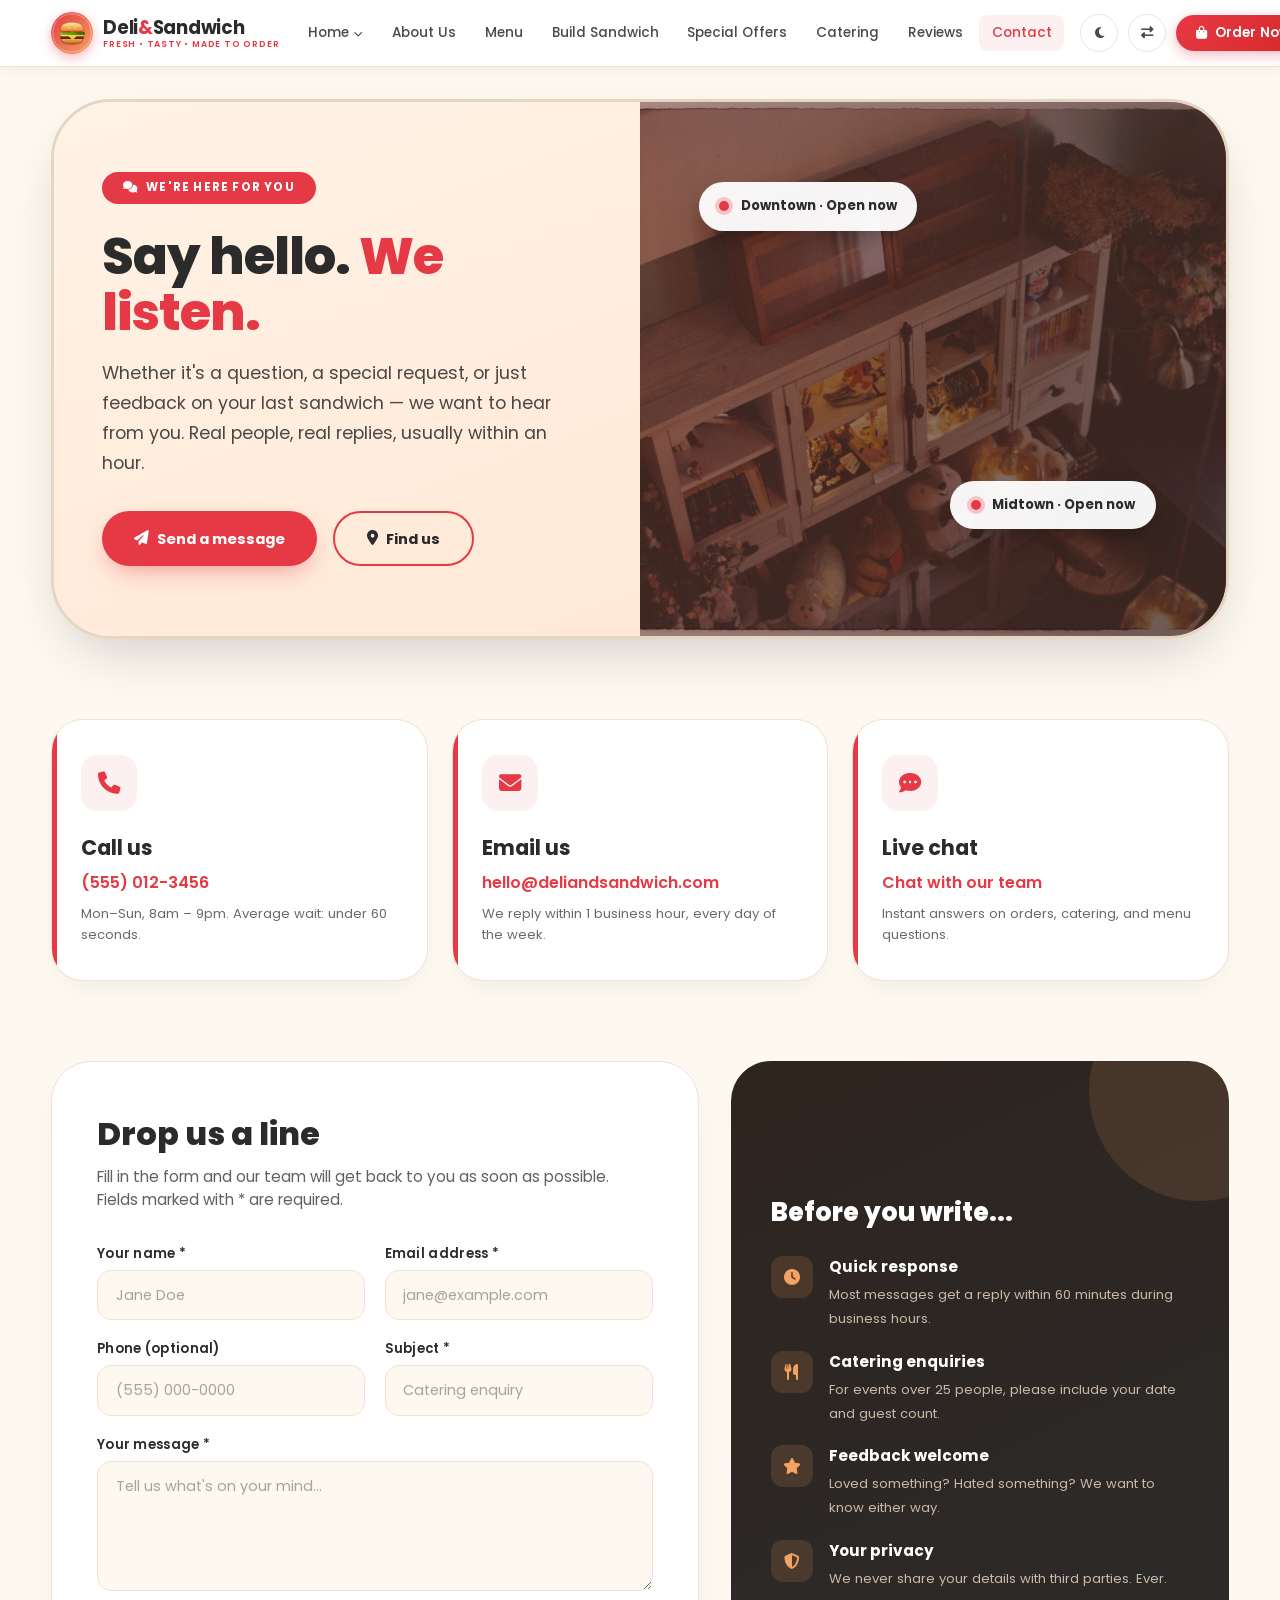
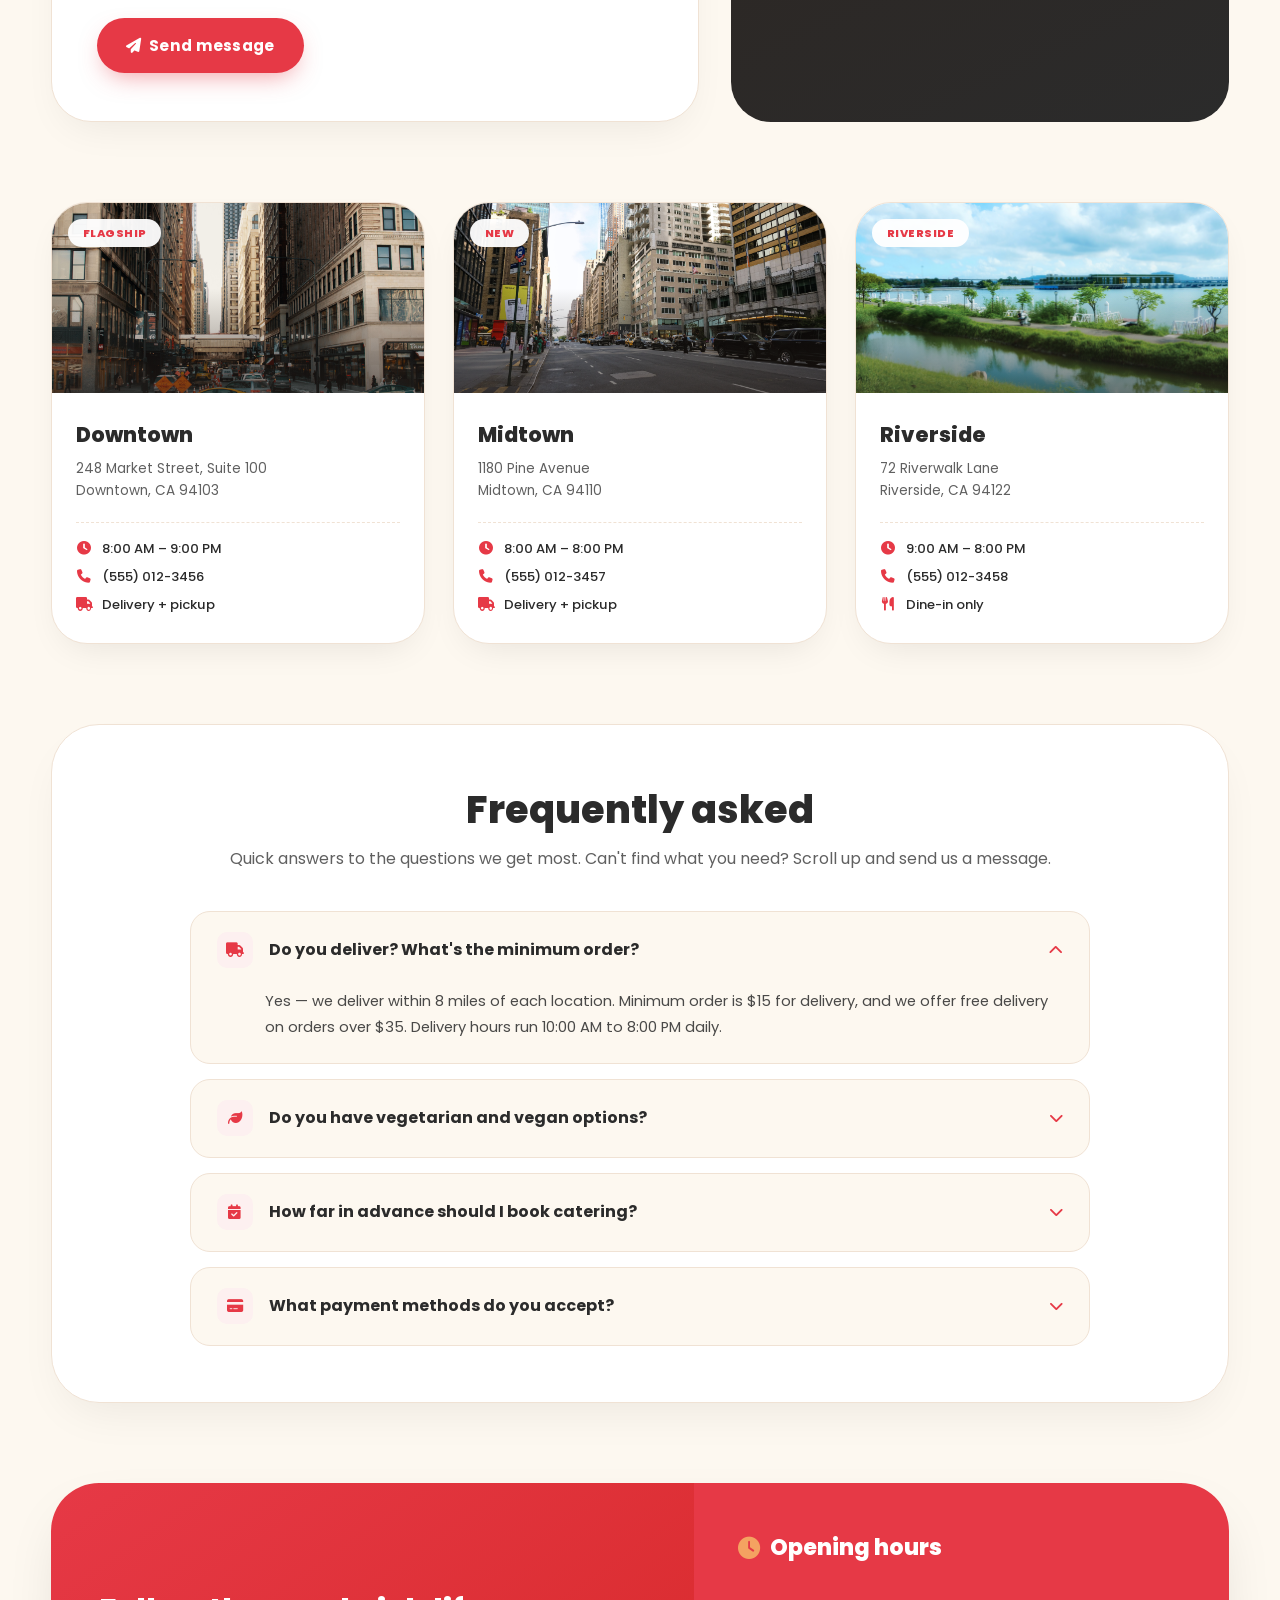
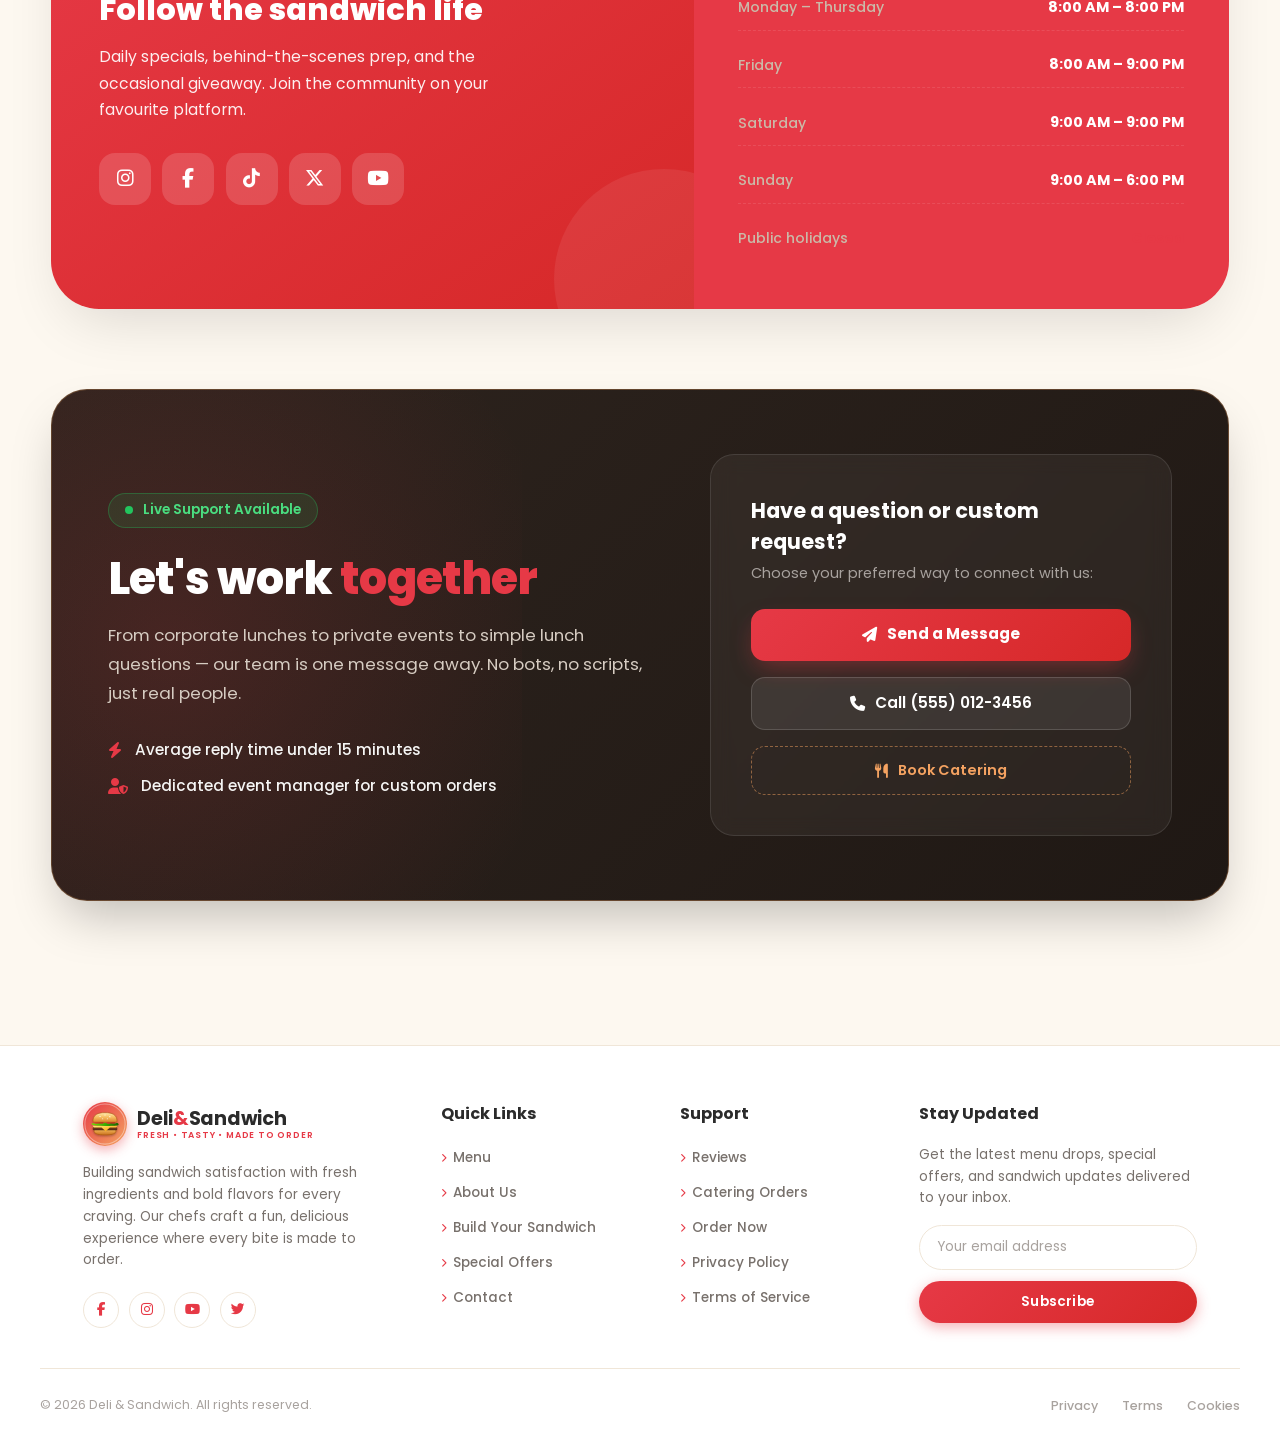
<file: contact.html>
<!DOCTYPE html>
<html lang="en">
<head>
  <meta charset="UTF-8">
  <meta name="viewport" content="width=device-width, initial-scale=1.0">
  <title>Contact · Deli & Sandwich Shop</title>
  <!-- Favicon -->
  <link rel="icon" type="image/svg+xml" href="favicon.svg">
  <link rel="icon" type="image/png" sizes="32x32" href="favicon-32x32.png">
  <link rel="icon" type="image/png" sizes="16x16" href="favicon-16x16.png">
  <link rel="apple-touch-icon" sizes="180x180" href="apple-touch-icon.png">
  <link rel="shortcut icon" href="favicon.ico">
  <!-- Font Awesome for icons -->
  <link rel="stylesheet" href="https://cdnjs.cloudflare.com/ajax/libs/font-awesome/6.5.1/css/all.min.css">
  <!-- Google Fonts: Poppins -->
  <link rel="preconnect" href="https://fonts.googleapis.com">
  <link rel="preconnect" href="https://fonts.gstatic.com" crossorigin>
  <link href="https://fonts.googleapis.com/css2?family=Poppins:wght@400;500;600;700;800;900&display=swap" rel="stylesheet">
  <style>
    /* ============================================================
       RESET & BASE
    ============================================================ */
    * {
      margin: 0;
      padding: 0;
      box-sizing: border-box;
    }

    html {
      scroll-behavior: smooth;
    }

    body {
      font-family: 'Poppins', system-ui, -apple-system, sans-serif;
      background: #fdf8f0;
      color: #2b2b2b;
      line-height: 1.5;
      min-height: 100vh;
      display: flex;
      flex-direction: column;
      transition: background 0.3s, color 0.3s;
      overflow-x: hidden;
    }

    /* ============================================================
       DARK MODE
    ============================================================ */
    body.dark {
      background: #1a1612;
      color: #f0e8de;
    }

    body.dark .navbar {
      background: #241e18;
      border-bottom-color: #3a322a;
      box-shadow: 0 2px 12px rgba(0, 0, 0, 0.5);
    }

    body.dark .logo-text,
    body.dark .footer-logo-text {
      color: #f0e8de;
    }

    body.dark .nav-link {
      color: #c9bdb0;
    }

    body.dark .nav-link:hover,
    body.dark .nav-link.active {
      color: #e63946;
      background: rgba(230, 57, 70, 0.12);
    }

    body.dark .nav-link.home-pill {
      background: rgba(230, 57, 70, 0.15);
      color: #e63946;
    }

    body.dark .dropdown-menu {
      background: #241e18;
      border-color: #3a322a;
      box-shadow: 0 12px 30px rgba(0, 0, 0, 0.6);
    }

    body.dark .dropdown-menu a {
      color: #c9bdb0;
    }

    body.dark .dropdown-menu a:hover {
      background: #3a322a;
      color: #e63946;
    }

    body.dark .toggle-btn {
      border-color: #3a322a;
      color: #c9bdb0;
      background: #241e18;
    }

    body.dark .toggle-btn:hover {
      background: #3a322a;
      border-color: #e63946;
      color: #e63946;
    }

    body.dark .mobile-menu {
      background: #241e18;
      border-top-color: #3a322a;
    }

    body.dark .mobile-nav-link {
      color: #c9bdb0;
      border-bottom-color: #3a322a;
    }

    body.dark .mobile-nav-link:hover {
      color: #e63946;
    }

    body.dark .mobile-dropdown-menu {
      background: #2c241e;
    }

    body.dark .mobile-dropdown-menu a {
      color: #c9bdb0;
    }

    body.dark .mobile-dropdown-menu a:hover {
      background: #3a322a;
      color: #e63946;
    }

    body.dark .hamburger span {
      background: #f0e8de;
    }

    body.dark .footer {
      background: #241e18;
      border-top-color: #3a322a;
      color: #f0e8de;
    }

    body.dark .footer-heading {
      color: #f0e8de;
    }

    body.dark .footer-description,
    body.dark .footer-newsletter p {
      color: #a89888;
    }

    body.dark .footer-links a {
      color: #a89888;
    }

    body.dark .footer-links a:hover {
      color: #e63946;
    }

    body.dark .footer-bottom {
      border-top-color: #3a322a;
    }

    body.dark .footer-copyright,
    body.dark .footer-bottom-links a {
      color: #7a6a5c;
    }

    body.dark .social-icon {
      background: #241e18;
      border-color: #3a322a;
      color: #e63946;
    }

    body.dark .social-icon:hover {
      background: #e63946;
      border-color: #e63946;
      color: #ffffff;
    }

    body.dark .newsletter-input {
      background: #1a1612;
      border-color: #3a322a;
      color: #f0e8de;
    }

    body.dark .newsletter-input::placeholder {
      color: #7a6a5c;
    }

    /* ============================================================
       NAVBAR
    ============================================================ */
    .navbar {
      display: flex;
      align-items: center;
      justify-content: space-between;
      flex-wrap: nowrap;
      padding: 0.75rem clamp(1.5rem, 4vw, 3.5rem);
      background: #ffffff;
      box-shadow: 0 2px 12px rgba(0, 0, 0, 0.06);
      border-bottom: 1px solid #f0e6d8;
      position: sticky;
      top: 0;
      z-index: 1000;
      gap: 1rem;
      white-space: nowrap;
      transition: background 0.3s, border-color 0.3s, box-shadow 0.3s;
    }

    .logo {
      display: flex;
      align-items: center;
      gap: 10px;
      text-decoration: none;
      flex-shrink: 0;
    }

    
    .logo-icon img, .footer-logo-icon img, .logo-mark-img {
      width: 100%;
      height: 100%;
      display: block;
      object-fit: cover;
    }
    .logo:hover .logo-icon, .footer-logo:hover .footer-logo-icon {
      transform: scale(1.08) rotate(-3deg);
      box-shadow: 0 6px 16px rgba(230, 57, 70, 0.45);
    }
    
    .logo-icon {
      width: 42px;
      height: 42px;
      background: linear-gradient(135deg, #e63946 0%, #f4a261 100%);
      border-radius: 50%;
      display: flex;
      align-items: center;
      justify-content: center;
      color: #ffffff;
      font-size: 1.15rem;
      box-shadow: 0 4px 12px rgba(230, 57, 70, 0.35);
      flex-shrink: 0;
    }

    .logo-text-wrapper {
      display: flex;
      flex-direction: column;
      line-height: 1.15;
    }

    .logo-text {
      font-size: 1.15rem;
      font-weight: 700;
      color: #2b2b2b;
      letter-spacing: -0.3px;
      transition: color 0.3s;
    }

    .logo-text span {
      color: #e63946;
    }

    .logo-sub {
      font-size: 0.55rem;
      font-weight: 600;
      color: #e63946;
      letter-spacing: 0.8px;
      text-transform: uppercase;
    }

    /* ---------- DESKTOP MENU ---------- */
    .nav-menu {
      display: flex;
      align-items: center;
      gap: 0.2rem;
      list-style: none;
      margin: 0;
      padding: 0;
      flex-wrap: nowrap;
      overflow: visible;
    }

    .nav-menu > li {
      position: relative;
      flex-shrink: 0;
    }

    .nav-link {
      text-decoration: none;
      color: #4a4a4a;
      font-weight: 500;
      font-size: 0.85rem;
      padding: 0.5rem 0.8rem;
      border-radius: 8px;
      transition: color 0.15s, background 0.15s;
      display: inline-flex;
      align-items: center;
      gap: 5px;
      cursor: pointer;
      background: none;
      border: none;
      font-family: inherit;
    }

    .nav-link:hover,
    .nav-link.active {
      color: #e63946;
      background: #fdf0f0;
    }

    .nav-link i.fa-chevron-down {
      font-size: 0.55rem;
      transition: transform 0.2s;
      margin-top: 2px;
    }

    .dropdown:hover .nav-link i.fa-chevron-down,
    .dropdown:focus-within .nav-link i.fa-chevron-down {
      transform: rotate(180deg);
    }

    .nav-link.home-pill {
      background: #fdf0f0;
      color: #e63946;
      font-weight: 600;
    }

    .badge {
      background: #e63946;
      color: #ffffff;
      font-size: 0.55rem;
      font-weight: 700;
      padding: 2px 5px;
      border-radius: 30px;
      margin-left: 3px;
      letter-spacing: 0.2px;
      line-height: 1.3;
      display: inline-block;
      vertical-align: middle;
    }

    /* ---------- DROPDOWN ---------- */
    .dropdown-menu {
      position: absolute;
      top: 100%;
      left: 0;
      min-width: 180px;
      background: #ffffff;
      border-radius: 10px;
      box-shadow: 0 12px 30px rgba(0, 0, 0, 0.12);
      border: 1px solid #f0e6d8;
      padding: 0.4rem 0;
      list-style: none;
      margin: 0;
      opacity: 0;
      visibility: hidden;
      transform: translateY(6px);
      transition: opacity 0.18s ease, transform 0.18s ease, visibility 0.18s, background 0.3s, border-color 0.3s;
      z-index: 200;
    }

    .dropdown:hover .dropdown-menu,
    .dropdown:focus-within .dropdown-menu {
      opacity: 1;
      visibility: visible;
      transform: translateY(0);
    }

    .dropdown-menu li {
      white-space: nowrap;
    }

    .dropdown-menu a {
      display: block;
      padding: 0.55rem 1.1rem;
      text-decoration: none;
      color: #4a4a4a;
      font-size: 0.85rem;
      font-weight: 500;
      transition: background 0.12s, color 0.12s;
    }

    .dropdown-menu a:hover {
      background: #fdf0f0;
      color: #e63946;
    }

    /* ---------- RIGHT SIDE ---------- */
    .nav-right {
      display: flex;
      align-items: center;
      gap: 0.6rem;
      flex-shrink: 0;
    }

    .toggle-btn {
      display: inline-flex;
      align-items: center;
      justify-content: center;
      width: 38px;
      height: 38px;
      padding: 0;
      border-radius: 50%;
      border: 1.5px solid #f0e6d8;
      background: #ffffff;
      color: #4a4a4a;
      font-size: 0.92rem;
      cursor: pointer;
      transition: all 0.2s;
      white-space: nowrap;
      flex-shrink: 0;
    }

    .toggle-btn:hover {
      background: #fdf0f0;
      border-color: #e63946;
      color: #e63946;
    }

    .toggle-btn i {
      font-size: 0.78rem;
    }

    .order-btn {
      display: inline-flex;
      align-items: center;
      gap: 7px;
      padding: 0.5rem 1.3rem;
      border-radius: 30px;
      border: none;
      background: linear-gradient(135deg, #e63946 0%, #d62828 100%);
      color: #ffffff;
      font-family: inherit;
      font-weight: 600;
      font-size: 0.83rem;
      cursor: pointer;
      transition: transform 0.15s, box-shadow 0.2s;
      box-shadow: 0 4px 14px rgba(230, 57, 70, 0.35);
      white-space: nowrap;
      letter-spacing: 0.2px;
    }

    .order-btn:hover {
      transform: translateY(-1px);
      box-shadow: 0 6px 20px rgba(230, 57, 70, 0.45);
    }

    .order-btn:active {
      transform: scale(0.97);
    }

    .order-btn i {
      font-size: 0.8rem;
    }

    /* ---------- HAMBURGER ---------- */
    .hamburger {
      display: none;
      flex-direction: column;
      justify-content: center;
      align-items: center;
      gap: 5px;
      width: 40px;
      height: 40px;
      background: none;
      border: 1.5px solid #f0e6d8;
      border-radius: 10px;
      cursor: pointer;
      padding: 0;
      transition: all 0.2s;
      flex-shrink: 0;
    }

    .hamburger:hover {
      background: #fdf0f0;
      border-color: #e63946;
    }

    .hamburger span {
      display: block;
      width: 20px;
      height: 2px;
      background: #2b2b2b;
      border-radius: 2px;
      transition: all 0.3s;
    }

    .hamburger.active span:nth-child(1) {
      transform: translateY(7px) rotate(45deg);
    }

    .hamburger.active span:nth-child(2) {
      opacity: 0;
    }

    .hamburger.active span:nth-child(3) {
      transform: translateY(-7px) rotate(-45deg);
    }

    /* ---------- MOBILE MENU ---------- */
    .mobile-menu {
      display: none;
      position: fixed;
      top: 68px;
      left: 0;
      right: 0;
      bottom: 0;
      background: #ffffff;
      border-top: 1px solid #f0e6d8;
      overflow-y: auto;
      padding: 1rem 1.2rem 2rem;
      z-index: 999;
      transition: background 0.3s, border-color 0.3s;
      -webkit-overflow-scrolling: touch;
    }

    .mobile-menu.open {
      display: block;
      animation: slideDown 0.25s ease;
    }

    @keyframes slideDown {
      from { opacity: 0; transform: translateY(-10px); }
      to   { opacity: 1; transform: translateY(0); }
    }

    .mobile-nav-list {
      list-style: none;
      display: flex;
      flex-direction: column;
      gap: 0;
      margin-bottom: 1.5rem;
    }

    .mobile-nav-list > li {
      border-bottom: 1px solid #f0e6d8;
    }

    .mobile-nav-link {
      display: flex;
      align-items: center;
      justify-content: space-between;
      padding: 0.95rem 0.2rem;
      text-decoration: none;
      color: #2b2b2b;
      font-weight: 500;
      font-size: 0.95rem;
      background: none;
      border: none;
      font-family: inherit;
      width: 100%;
      text-align: left;
      cursor: pointer;
      transition: color 0.15s;
    }

    .mobile-nav-link:hover {
      color: #e63946;
    }

    .mobile-nav-link .badge {
      margin-left: auto;
      margin-right: 0.5rem;
    }

    .mobile-nav-link i.fa-chevron-down {
      font-size: 0.7rem;
      transition: transform 0.25s;
      color: #888;
    }

    .mobile-nav-link.open i.fa-chevron-down {
      transform: rotate(180deg);
    }

    .mobile-dropdown-menu {
      list-style: none;
      background: #fdf8f0;
      border-radius: 8px;
      margin: 0 0 0.5rem 0;
      padding: 0;
      max-height: 0;
      overflow: hidden;
      transition: max-height 0.3s ease, padding 0.3s ease;
    }

    .mobile-dropdown-menu.open {
      max-height: 300px;
      padding: 0.3rem 0;
    }

    .mobile-dropdown-menu a {
      display: block;
      padding: 0.7rem 1rem;
      text-decoration: none;
      color: #4a4a4a;
      font-size: 0.88rem;
      font-weight: 500;
      transition: background 0.12s, color 0.12s;
      border-radius: 6px;
    }

    .mobile-dropdown-menu a:hover {
      background: #fdf0f0;
      color: #e63946;
    }

    .mobile-toggles {
      display: flex;
      gap: 0.6rem;
      margin-bottom: 1rem;
      flex-wrap: wrap;
    }

    .mobile-toggles .toggle-btn {
      width: 42px;
      height: 42px;
      border-radius: 50%;
      flex: 0 0 42px;
      min-width: 42px;
      padding: 0;
      font-size: 1rem;
      justify-content: center;
    }

    .mobile-order-btn {
      display: flex;
      align-items: center;
      justify-content: center;
      gap: 8px;
      width: 100%;
      padding: 0.9rem 1.5rem;
      border-radius: 30px;
      border: none;
      background: linear-gradient(135deg, #e63946 0%, #d62828 100%);
      color: #ffffff;
      font-family: inherit;
      font-weight: 600;
      font-size: 0.95rem;
      cursor: pointer;
      transition: transform 0.15s, box-shadow 0.2s;
      box-shadow: 0 4px 14px rgba(230, 57, 70, 0.35);
      letter-spacing: 0.2px;
      text-decoration: none;
      margin-top: 0.8rem;
      color: #ffffff;
    }

    .mobile-order-btn:hover {
      transform: translateY(-1px);
      box-shadow: 0 6px 20px rgba(230, 57, 70, 0.45);
      text-decoration: none;
      color: #ffffff;
    }

    .mobile-order-btn:active {
      transform: scale(0.97);
    }

    /* ============================================================
       MAIN CONTENT – CONTACT PAGE
    ============================================================ */
    .contact-page {
      flex: 1;
      width: 100%;
      max-width: 1320px;
      margin: 0 auto;
      padding:  2rem clamp(1.5rem, 4vw, 3.5rem) 4rem;
    }

    .contact-section {
      margin-bottom: 5rem;
      position: relative;
    }

    /* ============================================================
       SECTION 1 – HERO CONTACT MAP
    ============================================================ */
    .contact-hero {
      display: grid;
      grid-template-columns: 1fr 1fr;
      border-radius: 60px;
      overflow: hidden;
      border: 3px solid #e6d5c0;
      box-shadow: 0 24px 60px -18px rgba(0, 0, 0, 0.2);
      transition: border-color 0.3s, box-shadow 0.3s;
      min-height: 540px;
    }

    body.dark .contact-hero {
      border-color: #3a322a;
      box-shadow: 0 24px 60px -18px rgba(0, 0, 0, 0.9);
    }

    .contact-hero-content {
      background: linear-gradient(160deg, #fff3e6 0%, #ffe8d6 100%);
      padding: 3.5rem 3rem;
      display: flex;
      flex-direction: column;
      justify-content: center;
      transition: background 0.3s;
    }

    body.dark .contact-hero-content {
      background: linear-gradient(160deg, #2b221c 0%, #241e18 100%);
    }

    .contact-hero-content .hero-badge {
      display: inline-flex;
      align-items: center;
      gap: 0.5rem;
      background: #e63946;
      color: #ffffff;
      font-weight: 700;
      padding: 0.45rem 1.3rem;
      border-radius: 40px;
      font-size: 0.72rem;
      text-transform: uppercase;
      letter-spacing: 1.2px;
      margin-bottom: 1.5rem;
      align-self: flex-start;
    }

    .contact-hero-content h1 {
      font-size: 3.2rem;
      font-weight: 800;
      line-height: 1.1;
      color: #2b2b2b;
      letter-spacing: -0.02em;
      margin-bottom: 1.2rem;
    }

    body.dark .contact-hero-content h1 {
      color: #f0e8de;
    }

    .contact-hero-content h1 span {
      color: #e63946;
    }

    body.dark .contact-hero-content h1 span {
      color: #f4a261;
    }

    .contact-hero-content p {
      font-size: 1.1rem;
      color: #2b2b2b;
      opacity: 0.85;
      margin-bottom: 2rem;
      line-height: 1.7;
      max-width: 460px;
    }

    body.dark .contact-hero-content p {
      color: #d9cbbc;
    }

    .contact-hero-actions {
      display: flex;
      gap: 1rem;
      flex-wrap: wrap;
    }

    .contact-btn-primary {
      background: #e63946;
      color: #ffffff;
      padding: 0.9rem 2rem;
      border-radius: 40px;
      font-weight: 700;
      font-size: 0.92rem;
      display: inline-flex;
      align-items: center;
      gap: 0.5rem;
      cursor: default;
      box-shadow: 0 10px 24px -8px rgba(230, 57, 70, 0.5);
    }

    .contact-btn-outline {
      background: transparent;
      border: 2px solid #e63946;
      color: #2b2b2b;
      padding: 0.9rem 2rem;
      border-radius: 40px;
      font-weight: 700;
      font-size: 0.92rem;
      display: inline-flex;
      align-items: center;
      gap: 0.5rem;
      cursor: default;
    }

    body.dark .contact-btn-outline {
      color: #f0e8de;
    }

    .contact-hero-visual {
      position: relative;
      background: #e63946;
      overflow: hidden;
      min-height: 520px;
    }

    .contact-hero-visual img {
      position: absolute;
      inset: 0;
      width: 100%;
      height: 100%;
      object-fit: cover;
      opacity: 0.75;
    }

    .contact-hero-visual::after {
      content: '';
      position: absolute;
      inset: 0;
      background: linear-gradient(105deg, rgba(46, 36, 30, 0.4) 0%, rgba(46, 36, 30, 0.7) 100%);
    }

    .contact-hero-pin {
      position: absolute;
      z-index: 2;
      display: flex;
      align-items: center;
      gap: 0.7rem;
      background: rgba(255, 255, 255, 0.95);
      color: #2b2b2b;
      padding: 0.9rem 1.3rem;
      border-radius: 40px;
      font-weight: 700;
      font-size: 0.82rem;
      box-shadow: 0 12px 28px -8px rgba(0, 0, 0, 0.4);
    }

    body.dark .contact-hero-pin {
      background: rgba(43, 34, 28, 0.95);
      color: #f0e8de;
    }

    .contact-hero-pin.pin-1 {
      top: 15%;
      left: 10%;
    }

    .contact-hero-pin.pin-2 {
      bottom: 20%;
      right: 12%;
    }

    .contact-hero-pin .pin-dot {
      width: 10px;
      height: 10px;
      border-radius: 50%;
      background: #e63946;
      box-shadow: 0 0 0 4px rgba(230, 57, 70, 0.25);
      animation: pinPulse 2s infinite;
    }

    @keyframes pinPulse {
      0%, 100% { box-shadow: 0 0 0 4px rgba(230, 57, 70, 0.25); }
      50% { box-shadow: 0 0 0 8px rgba(230, 57, 70, 0.1); }
    }

    /* ============================================================
       SECTION 2 – QUICK CONTACT CARDS
    ============================================================ */
    .quick-cards {
      display: grid;
      grid-template-columns: repeat(3, 1fr);
      gap: 1.5rem;
    }

    .quick-card {
      background: #ffffff;
      border-radius: 32px;
      padding: 2.2rem 1.8rem;
      border: 1px solid #f0e2d4;
      box-shadow: 0 12px 30px -12px rgba(0, 0, 0, 0.08);
      transition: background 0.3s, border-color 0.3s, box-shadow 0.3s, transform 0.3s;
      position: relative;
      overflow: hidden;
    }

    body.dark .quick-card {
      background: #2b221c;
      border-color: #3a322a;
      box-shadow: 0 12px 30px -12px rgba(0, 0, 0, 0.5);
    }

    .quick-card:hover {
      transform: translateY(-6px);
      box-shadow: 0 24px 48px -16px rgba(230, 57, 70, 0.2);
    }

    .quick-card::before {
      content: '';
      position: absolute;
      top: 0;
      left: 0;
      width: 5px;
      height: 100%;
      background: #e63946;
      transition: width 0.3s;
    }

    .quick-card:hover::before {
      width: 8px;
    }

    .quick-card .quick-icon {
      width: 56px;
      height: 56px;
      border-radius: 16px;
      background: #fdf0f0;
      color: #e63946;
      display: flex;
      align-items: center;
      justify-content: center;
      font-size: 1.4rem;
      margin-bottom: 1.3rem;
      transition: background 0.3s, color 0.3s;
    }

    body.dark .quick-card .quick-icon {
      background: #241e18;
      color: #f4a261;
    }

    .quick-card h3 {
      font-size: 1.3rem;
      font-weight: 700;
      color: #2b2b2b;
      margin-bottom: 0.5rem;
    }

    body.dark .quick-card h3 {
      color: #f0e8de;
    }

    .quick-card .quick-detail {
      font-size: 1rem;
      font-weight: 600;
      color: #e63946;
      margin-bottom: 0.5rem;
      word-break: break-word;
    }

    body.dark .quick-card .quick-detail {
      color: #f4a261;
    }

    .quick-card .quick-note {
      font-size: 0.82rem;
      color: #2b2b2b;
      opacity: 0.7;
      line-height: 1.6;
    }

    body.dark .quick-card .quick-note {
      color: #cbb9a8;
    }

    /* ============================================================
       SECTION 3 – CONTACT FORM (split with info)
    ============================================================ */
    .form-split {
      display: grid;
      grid-template-columns: 1.3fr 1fr;
      gap: 2rem;
      align-items: stretch;
    }

    .form-panel {
      background: #ffffff;
      border-radius: 40px;
      padding: 3rem 2.8rem;
      border: 1px solid #f0e2d4;
      box-shadow: 0 16px 40px -14px rgba(0, 0, 0, 0.08);
      transition: background 0.3s, border-color 0.3s, box-shadow 0.3s;
    }

    body.dark .form-panel {
      background: #2b221c;
      border-color: #3a322a;
      box-shadow: 0 16px 40px -14px rgba(0, 0, 0, 0.6);
    }

    .form-panel h2 {
      font-size: 2rem;
      font-weight: 800;
      color: #2b2b2b;
      margin-bottom: 0.5rem;
    }

    body.dark .form-panel h2 {
      color: #f0e8de;
    }

    .form-panel > p {
      color: #2b2b2b;
      opacity: 0.75;
      font-size: 0.95rem;
      margin-bottom: 2rem;
    }

    body.dark .form-panel > p {
      color: #cbb9a8;
    }

    .contact-form {
      display: flex;
      flex-direction: column;
      gap: 1.2rem;
    }

    .form-row {
      display: grid;
      grid-template-columns: 1fr 1fr;
      gap: 1.2rem;
    }

    .form-group {
      display: flex;
      flex-direction: column;
      gap: 0.4rem;
    }

    .form-group label {
      font-size: 0.82rem;
      font-weight: 600;
      color: #2b2b2b;
      letter-spacing: 0.3px;
    }

    body.dark .form-group label {
      color: #f0e8de;
    }

    .form-group input,
    .form-group textarea {
      padding: 0.85rem 1.1rem;
      border-radius: 14px;
      border: 1.5px solid #f0e2d4;
      background: #fdf8f0;
      font-family: inherit;
      font-size: 0.9rem;
      color: #2b2b2b;
      outline: none;
      transition: border-color 0.2s, box-shadow 0.2s, background 0.3s, color 0.3s;
      width: 100%;
    }

    body.dark .form-group input,
    body.dark .form-group textarea {
      background: #1a1612;
      border-color: #3a322a;
      color: #f0e8de;
    }

    .form-group input::placeholder,
    .form-group textarea::placeholder {
      color: #a8a29e;
    }

    body.dark .form-group input::placeholder,
    body.dark .form-group textarea::placeholder {
      color: #7a6a5c;
    }

    .form-group input:focus,
    .form-group textarea:focus {
      border-color: #e63946;
      box-shadow: 0 0 0 3px rgba(230, 57, 70, 0.15);
    }

    .form-group textarea {
      resize: vertical;
      min-height: 130px;
      font-family: inherit;
    }

    .form-submit {
      background: #e63946;
      color: #ffffff;
      border: none;
      padding: 1rem 1.8rem;
      border-radius: 40px;
      font-weight: 700;
      font-size: 0.95rem;
      cursor: default;
      letter-spacing: 0.3px;
      font-family: inherit;
      display: inline-flex;
      align-items: center;
      justify-content: center;
      gap: 0.5rem;
      align-self: flex-start;
      margin-top: 0.5rem;
      box-shadow: 0 10px 24px -8px rgba(230, 57, 70, 0.5);
    }

    .form-info-panel {
      background: linear-gradient(155deg, #2e241e 0%, #2b2b2b 100%);
      border-radius: 40px;
      padding: 3rem 2.5rem;
      color: #ffffff;
      position: relative;
      overflow: hidden;
      display: flex;
      flex-direction: column;
      justify-content: center;
      transition: background 0.3s;
    }

    body.dark .form-info-panel {
      background: linear-gradient(155deg, #1a1613 0%, #2b221c 100%);
    }

    .form-info-panel::before {
      content: '';
      position: absolute;
      top: -80px;
      right: -80px;
      width: 220px;
      height: 220px;
      border-radius: 50%;
      background: rgba(244, 162, 97, 0.12);
    }

    .form-info-panel h3 {
      font-size: 1.6rem;
      font-weight: 800;
      margin-bottom: 1.5rem;
      position: relative;
      z-index: 1;
    }

    .form-info-panel .form-info-list {
      display: flex;
      flex-direction: column;
      gap: 1.3rem;
      position: relative;
      z-index: 1;
    }

    .form-info-item {
      display: flex;
      align-items: flex-start;
      gap: 1rem;
    }

    .form-info-icon {
      width: 42px;
      height: 42px;
      border-radius: 12px;
      background: rgba(244, 162, 97, 0.15);
      color: #f4a261;
      display: flex;
      align-items: center;
      justify-content: center;
      font-size: 1rem;
      flex-shrink: 0;
    }

    .form-info-text strong {
      display: block;
      font-size: 0.95rem;
      font-weight: 700;
      color: #ffffff;
      margin-bottom: 0.2rem;
    }

    .form-info-text span {
      font-size: 0.82rem;
      color: #cbb9a8;
      line-height: 1.55;
    }

    /* ============================================================
       SECTION 4 – LOCATIONS GRID (map-like cards)
    ============================================================ */
    .locations-grid {
      display: grid;
      grid-template-columns: repeat(3, 1fr);
      gap: 1.8rem;
    }

    .location-card {
      background: #ffffff;
      border-radius: 36px;
      overflow: hidden;
      border: 1px solid #f0e2d4;
      box-shadow: 0 14px 36px -14px rgba(0, 0, 0, 0.1);
      transition: background 0.3s, border-color 0.3s, box-shadow 0.3s, transform 0.3s;
      display: flex;
      flex-direction: column;
    }

    body.dark .location-card {
      background: #2b221c;
      border-color: #3a322a;
      box-shadow: 0 14px 36px -14px rgba(0, 0, 0, 0.6);
    }

    .location-card:hover {
      transform: translateY(-6px);
      box-shadow: 0 26px 52px -18px rgba(230, 57, 70, 0.22);
    }

    .location-image {
      position: relative;
      height: 190px;
      overflow: hidden;
    }

    .location-image img {
      width: 100%;
      height: 100%;
      object-fit: cover;
      transition: transform 0.5s;
    }

    .location-card:hover .location-image img {
      transform: scale(1.08);
    }

    .location-image::after {
      content: '';
      position: absolute;
      inset: 0;
      background: linear-gradient(to top, rgba(46, 36, 30, 0.55) 0%, transparent 55%);
    }

    .location-tag {
      position: absolute;
      top: 1rem;
      left: 1rem;
      background: rgba(255, 255, 255, 0.95);
      color: #e63946;
      padding: 0.35rem 0.9rem;
      border-radius: 30px;
      font-size: 0.7rem;
      font-weight: 800;
      letter-spacing: 0.5px;
      z-index: 1;
      text-transform: uppercase;
    }

    body.dark .location-tag {
      background: rgba(43, 34, 28, 0.95);
      color: #f4a261;
    }

    .location-body {
      padding: 1.6rem 1.5rem 1.8rem;
      display: flex;
      flex-direction: column;
      gap: 0.5rem;
      flex: 1;
    }

    .location-body h3 {
      font-size: 1.3rem;
      font-weight: 800;
      color: #2b2b2b;
    }

    body.dark .location-body h3 {
      color: #f0e8de;
    }

    .location-body .location-address {
      font-size: 0.85rem;
      color: #2b2b2b;
      opacity: 0.75;
      line-height: 1.6;
      margin-bottom: 0.8rem;
    }

    body.dark .location-body .location-address {
      color: #cbb9a8;
    }

    .location-meta {
      display: flex;
      flex-direction: column;
      gap: 0.5rem;
      border-top: 1px dashed #f0e2d4;
      padding-top: 1rem;
      transition: border-color 0.3s;
    }

    body.dark .location-meta {
      border-color: #3a322a;
    }

    .location-meta-item {
      display: flex;
      align-items: center;
      gap: 0.6rem;
      font-size: 0.82rem;
      color: #2b2b2b;
      font-weight: 500;
    }

    body.dark .location-meta-item {
      color: #d9cbbc;
    }

    .location-meta-item i {
      color: #e63946;
      font-size: 0.85rem;
      width: 16px;
      text-align: center;
    }

    body.dark .location-meta-item i {
      color: #f4a261;
    }

    /* ============================================================
       SECTION 5 – FAQ ACCORDION (unique stacked design)
    ============================================================ */
    .faq-panel {
      background: #ffffff;
      border-radius: 48px;
      padding: 3.5rem 3rem;
      border: 1px solid #f0e2d4;
      box-shadow: 0 20px 48px -16px rgba(0, 0, 0, 0.08);
      transition: background 0.3s, border-color 0.3s, box-shadow 0.3s;
    }

    body.dark .faq-panel {
      background: #2b221c;
      border-color: #3a322a;
      box-shadow: 0 20px 48px -16px rgba(0, 0, 0, 0.6);
    }

    .faq-head {
      text-align: center;
      margin-bottom: 2.5rem;
    }

    .faq-head h2 {
      font-size: 2.4rem;
      font-weight: 800;
      color: #2b2b2b;
      margin-bottom: 0.5rem;
    }

    body.dark .faq-head h2 {
      color: #f0e8de;
    }

    .faq-head p {
      color: #2b2b2b;
      opacity: 0.75;
      font-size: 1rem;
    }

    body.dark .faq-head p {
      color: #cbb9a8;
    }

    .faq-list {
      display: flex;
      flex-direction: column;
      gap: 0.9rem;
      max-width: 900px;
      margin: 0 auto;
    }

    .faq-item {
      background: #fdf8f0;
      border-radius: 20px;
      border: 1.5px solid #f0e2d4;
      overflow: hidden;
      transition: background 0.3s, border-color 0.3s, box-shadow 0.3s;
    }

    body.dark .faq-item {
      background: #241e18;
      border-color: #3a322a;
    }

    .faq-item:hover {
      border-color: #e6d5c0;
    }

    body.dark .faq-item:hover {
      border-color: #e63946;
    }

    .faq-question {
      display: flex;
      align-items: center;
      justify-content: space-between;
      gap: 1rem;
      padding: 1.3rem 1.6rem;
      cursor: default;
    }

    .faq-question-left {
      display: flex;
      align-items: center;
      gap: 1rem;
    }

    .faq-question-icon {
      width: 36px;
      height: 36px;
      border-radius: 10px;
      background: #fdf0f0;
      color: #e63946;
      display: flex;
      align-items: center;
      justify-content: center;
      font-size: 0.9rem;
      flex-shrink: 0;
      transition: background 0.3s, color 0.3s;
    }

    body.dark .faq-question-icon {
      background: #241e18;
      color: #f4a261;
    }

    .faq-question h4 {
      font-size: 1rem;
      font-weight: 700;
      color: #2b2b2b;
    }

    body.dark .faq-question h4 {
      color: #f0e8de;
    }

    .faq-toggle {
      color: #e63946;
      font-size: 0.9rem;
      transition: transform 0.3s;
    }

    body.dark .faq-toggle {
      color: #f4a261;
    }

    .faq-item.open .faq-toggle {
      transform: rotate(180deg);
    }

    .faq-answer {
      max-height: 0;
      overflow: hidden;
      transition: max-height 0.4s ease, padding 0.3s ease;
      padding: 0 1.6rem;
    }

    .faq-item.open .faq-answer {
      max-height: 220px;
      padding: 0 1.6rem 1.4rem;
    }

    .faq-answer p {
      font-size: 0.92rem;
      line-height: 1.75;
      color: #2b2b2b;
      opacity: 0.85;
      padding-left: 3rem;
    }

    body.dark .faq-answer p {
      color: #cbb9a8;
    }

    /* ============================================================
       SECTION 6 – SOCIAL & HOURS STRIP
    ============================================================ */
    .social-hours {
      display: grid;
      grid-template-columns: 1.2fr 1fr;
      border-radius: 48px;
      overflow: hidden;
      box-shadow: 0 24px 60px -18px rgba(0, 0, 0, 0.15);
      transition: box-shadow 0.3s;
    }

    body.dark .social-hours {
      box-shadow: 0 24px 60px -18px rgba(0, 0, 0, 0.75);
    }

    .social-hours-left {
      background: linear-gradient(145deg, #e63946 0%, #d62828 100%);
      padding: 3rem 3rem;
      color: #ffffff;
      position: relative;
      overflow: hidden;
      display: flex;
      flex-direction: column;
      justify-content: center;
    }

    body.dark .social-hours-left {
      background: linear-gradient(145deg, #d62828 0%, #a71d2a 100%);
    }

    .social-hours-left::before {
      content: '';
      position: absolute;
      bottom: -80px;
      right: -80px;
      width: 220px;
      height: 220px;
      border-radius: 50%;
      background: rgba(255, 255, 255, 0.07);
    }

    .social-hours-left h3 {
      font-size: 1.9rem;
      font-weight: 800;
      margin-bottom: 0.7rem;
      position: relative;
      z-index: 1;
    }

    .social-hours-left p {
      font-size: 0.98rem;
      opacity: 0.92;
      margin-bottom: 1.8rem;
      line-height: 1.7;
      max-width: 400px;
      position: relative;
      z-index: 1;
    }

    .social-hours-icons {
      display: flex;
      gap: 0.7rem;
      flex-wrap: wrap;
      position: relative;
      z-index: 1;
    }

    .social-hours-icon {
      width: 52px;
      height: 52px;
      border-radius: 16px;
      background: rgba(255, 255, 255, 0.15);
      color: #ffffff;
      display: flex;
      align-items: center;
      justify-content: center;
      font-size: 1.2rem;
      transition: background 0.25s, transform 0.25s;
      cursor: default;
    }

    .social-hours-icon:hover {
      background: rgba(255, 255, 255, 0.28);
      transform: translateY(-3px);
    }

    .social-hours-right {
      background: #e63946;
      padding: 3rem 2.8rem;
      color: #ffffff;
      display: flex;
      flex-direction: column;
      justify-content: center;
      transition: background 0.3s;
    }

    body.dark .social-hours-right {
      background: #1a1613;
    }

    .social-hours-right h3 {
      font-size: 1.4rem;
      font-weight: 800;
      margin-bottom: 1.3rem;
      display: flex;
      align-items: center;
      gap: 0.6rem;
    }

    .social-hours-right h3 i {
      color: #f4a261;
    }

    .hours-list {
      display: flex;
      flex-direction: column;
      gap: 0.8rem;
    }

    .hours-row {
      display: flex;
      align-items: center;
      justify-content: space-between;
      padding: 0.7rem 0;
      border-bottom: 1px dashed rgba(255, 255, 255, 0.1);
      transition: border-color 0.3s;
    }

    .hours-row:last-child {
      border-bottom: none;
    }

    .hours-row .hours-day {
      font-size: 0.88rem;
      color: #cbb9a8;
      font-weight: 500;
    }

    .hours-row .hours-time {
      font-size: 0.9rem;
      color: #ffffff;
      font-weight: 700;
    }

    .hours-row .hours-time.closed {
      color: #e63946;
    }

    /* ============================================================
       SECTION 7 – FINAL CONTACT CTA (diagonal split)
    ============================================================ */
    .final-contact-cta {
      background: linear-gradient(135deg, #2e241e 0%, #1f1814 100%);
      border-radius: 36px;
      padding: 4rem 3.5rem;
      position: relative;
      overflow: hidden;
      border: 1px solid rgba(244, 162, 97, 0.3);
      box-shadow: 0 25px 50px -12px rgba(0, 0, 0, 0.25);
      transition: background 0.3s, border-color 0.3s;
    }

    body.dark .final-contact-cta {
      background: linear-gradient(135deg, #181411 0%, #0f0c0a 100%);
      border-color: rgba(244, 162, 97, 0.2);
    }

    .final-contact-cta::before {
      content: '';
      position: absolute;
      top: -40%;
      left: -20%;
      width: 60%;
      height: 180%;
      background: radial-gradient(circle, rgba(230, 57, 70, 0.15) 0%, transparent 70%);
      pointer-events: none;
    }

    .final-contact-grid {
      display: grid;
      grid-template-columns: 1.2fr 1fr;
      gap: 3rem;
      align-items: center;
      position: relative;
      z-index: 1;
    }

    .final-live-badge {
      display: inline-flex;
      align-items: center;
      gap: 0.6rem;
      background: rgba(34, 197, 94, 0.12);
      border: 1px solid rgba(34, 197, 94, 0.3);
      color: #4ade80;
      padding: 0.4rem 1rem;
      border-radius: 30px;
      font-size: 0.85rem;
      font-weight: 600;
      margin-bottom: 1.5rem;
    }

    .pulse-dot {
      width: 8px;
      height: 8px;
      background-color: #22c55e;
      border-radius: 50%;
      box-shadow: 0 0 0 0 rgba(34, 197, 94, 0.7);
      animation: pulseGreen 2s infinite;
    }

    @keyframes pulseGreen {
      0% {
        transform: scale(0.95);
        box-shadow: 0 0 0 0 rgba(34, 197, 94, 0.7);
      }
      70% {
        transform: scale(1);
        box-shadow: 0 0 0 8px rgba(34, 197, 94, 0);
      }
      100% {
        transform: scale(0.95);
        box-shadow: 0 0 0 0 rgba(34, 197, 94, 0);
      }
    }

    .final-contact-left h2 {
      font-size: 2.8rem;
      font-weight: 800;
      line-height: 1.2;
      color: #ffffff;
      margin-bottom: 1rem;
      letter-spacing: -0.02em;
    }

    .final-contact-left h2 span {
      color: #e63946;
    }

    .final-contact-left p {
      font-size: 1.05rem;
      color: #d6ccc2;
      line-height: 1.7;
      margin-bottom: 2rem;
    }

    .final-perks {
      display: flex;
      flex-direction: column;
      gap: 0.8rem;
    }

    .final-perk-item {
      display: flex;
      align-items: center;
      gap: 0.8rem;
      color: #f5f5f4;
      font-size: 0.95rem;
      font-weight: 500;
    }

    .final-perk-item i {
      color: #e63946;
      font-size: 1rem;
    }

    .final-action-card {
      background: rgba(255, 255, 255, 0.05);
      backdrop-filter: blur(10px);
      border: 1px solid rgba(255, 255, 255, 0.1);
      border-radius: 24px;
      padding: 2.5rem;
      text-align: left;
    }

    .final-action-card h3 {
      font-size: 1.3rem;
      font-weight: 700;
      color: #ffffff;
      margin-bottom: 0.4rem;
    }

    .final-action-card p {
      font-size: 0.9rem;
      color: #a8a29e;
      margin-bottom: 1.5rem;
    }

    .final-contact-buttons {
      display: flex;
      flex-direction: column;
      gap: 1rem;
    }

    .final-btn-primary {
      background: linear-gradient(135deg, #e63946 0%, #d62828 100%);
      color: #ffffff;
      padding: 0.9rem 1.8rem;
      border-radius: 14px;
      font-weight: 700;
      font-size: 0.95rem;
      text-decoration: none;
      display: flex;
      align-items: center;
      justify-content: center;
      gap: 0.6rem;
      box-shadow: 0 10px 25px -5px rgba(230, 57, 70, 0.4);
      transition: transform 0.25s, box-shadow 0.25s;
    }

    .final-btn-primary:hover {
      transform: translateY(-2px);
      box-shadow: 0 15px 30px -5px rgba(230, 57, 70, 0.6);
      color: #ffffff;
    }

    .final-btn-ghost {
      background: rgba(255, 255, 255, 0.08);
      color: #ffffff;
      border: 1px solid rgba(255, 255, 255, 0.15);
      padding: 0.9rem 1.8rem;
      border-radius: 14px;
      font-weight: 600;
      font-size: 0.95rem;
      text-decoration: none;
      display: flex;
      align-items: center;
      justify-content: center;
      gap: 0.6rem;
      transition: background 0.25s, border-color 0.25s, transform 0.25s;
    }

    .final-btn-ghost:hover {
      background: rgba(255, 255, 255, 0.15);
      border-color: rgba(255, 255, 255, 0.3);
      transform: translateY(-2px);
      color: #ffffff;
    }

    .final-btn-outline {
      background: transparent;
      color: #f4a261;
      border: 1px dashed rgba(244, 162, 97, 0.5);
      padding: 0.8rem 1.8rem;
      border-radius: 14px;
      font-weight: 600;
      font-size: 0.9rem;
      text-decoration: none;
      display: flex;
      align-items: center;
      justify-content: center;
      gap: 0.6rem;
      transition: background 0.25s, border-color 0.25s;
    }

    .final-btn-outline:hover {
      background: rgba(244, 162, 97, 0.1);
      border-color: #f4a261;
      color: #e09b6c;
    }

    @media (max-width: 991px) {
      .final-contact-grid {
        grid-template-columns: 1fr;
        gap: 2.5rem;
      }
      .final-contact-left {
        text-align: center;
      }
      .final-live-badge {
        margin: 0 auto 1.5rem;
      }
      .final-perks {
        align-items: center;
      }
      .final-contact-cta {
        padding: 3rem 2rem;
      }
    }

    /* ============================================================
       FOOTER
    ============================================================ */
    .footer {
      background: #ffffff;
      border-top: 1px solid #f0e6d8;
      padding: 3.5rem 2rem 1.5rem;
      color: #2b2b2b;
      transition: background 0.3s, border-color 0.3s, color 0.3s;
    }

    .footer-container {
      max-width:  1320px;
      padding: 0 clamp(1.5rem, 4vw, 3.5rem);
      margin: 0 auto;
      display: grid;
      grid-template-columns: 1.6fr 1fr 1fr 1.4fr;
      gap: 2.5rem;
    }

    .footer-brand {
      display: flex;
      flex-direction: column;
      gap: 1rem;
    }

    .footer-logo {
      display: flex;
      align-items: center;
      gap: 10px;
      text-decoration: none;
    }

    .footer-logo-icon {
      width: 44px;
      height: 44px;
      background: linear-gradient(135deg, #e63946 0%, #f4a261 100%);
      border-radius: 50%;
      display: flex;
      align-items: center;
      justify-content: center;
      color: #ffffff;
      font-size: 1.2rem;
      box-shadow: 0 4px 12px rgba(230, 57, 70, 0.4);
      flex-shrink: 0;
    }

    .footer-logo-text-wrapper {
      display: flex;
      flex-direction: column;
      line-height: 1.15;
    }

    .footer-logo-text {
      font-size: 1.2rem;
      font-weight: 700;
      color: #2b2b2b;
      letter-spacing: -0.3px;
    }

    .footer-logo-text span {
      color: #e63946;
    }

    .footer-logo-sub {
      font-size: 0.55rem;
      font-weight: 600;
      color: #e63946;
      letter-spacing: 0.8px;
      text-transform: uppercase;
    }

    .footer-description {
      font-size: 0.85rem;
      color: #78716c;
      line-height: 1.6;
      max-width: 300px;
    }

    .social-icons {
      display: flex;
      gap: 0.6rem;
      margin-top: 0.3rem;
    }

    .social-icon {
      width: 36px;
      height: 36px;
      border-radius: 50%;
      background: #ffffff;
      border: 1.5px solid #f0e6d8;
      display: flex;
      align-items: center;
      justify-content: center;
      color: #e63946;
      font-size: 0.85rem;
      text-decoration: none;
      transition: all 0.2s;
    }

    .social-icon:hover {
      background: #e63946;
      border-color: #e63946;
      color: #ffffff;
      transform: translateY(-2px);
    }

    .footer-heading {
      font-size: 1rem;
      font-weight: 700;
      color: #2b2b2b;
      margin-bottom: 1.1rem;
    }

    .footer-links {
      list-style: none;
      display: flex;
      flex-direction: column;
      gap: 0.65rem;
    }

    .footer-links a {
      text-decoration: none;
      color: #78716c;
      font-size: 0.85rem;
      font-weight: 500;
      display: inline-flex;
      align-items: center;
      gap: 6px;
      transition: color 0.15s, transform 0.15s;
    }

    .footer-links a:hover {
      color: #e63946;
      transform: translateX(3px);
    }

    .footer-links a i {
      font-size: 0.55rem;
      color: #e63946;
    }

    .footer-newsletter {
      display: flex;
      flex-direction: column;
    }

    .footer-newsletter p {
      font-size: 0.85rem;
      color: #78716c;
      line-height: 1.6;
      margin-bottom: 1rem;
    }

    .newsletter-form {
      display: flex;
      flex-direction: column;
      gap: 0.7rem;
    }

    .newsletter-input {
      padding: 0.7rem 1.1rem;
      border-radius: 30px;
      border: 1.5px solid #f0e6d8;
      background: #ffffff;
      font-family: inherit;
      font-size: 0.85rem;
      color: #2b2b2b;
      outline: none;
      transition: border-color 0.2s, box-shadow 0.2s;
      width: 100%;
    }

    .newsletter-input::placeholder {
      color: #a8a29e;
    }

    .newsletter-input:focus {
      border-color: #e63946;
      box-shadow: 0 0 0 3px rgba(230, 57, 70, 0.15);
    }

    .newsletter-btn {
      padding: 0.7rem 1.5rem;
      border-radius: 30px;
      border: none;
      background: linear-gradient(135deg, #e63946 0%, #d62828 100%);
      color: #ffffff;
      font-family: inherit;
      font-weight: 600;
      font-size: 0.85rem;
      cursor: pointer;
      transition: transform 0.15s, box-shadow 0.2s;
      box-shadow: 0 4px 14px rgba(230, 57, 70, 0.4);
      letter-spacing: 0.2px;
      width: 100%;
    }

    .newsletter-btn:hover {
      transform: translateY(-1px);
      box-shadow: 0 6px 20px rgba(230, 57, 70, 0.5);
    }

    .newsletter-btn:active {
      transform: scale(0.97);
    }

    .footer-bottom {
      max-width: 1200px;
      margin: 2.5rem auto 0;
      padding-top: 1.5rem;
      border-top: 1px solid #f0e6d8;
      display: flex;
      align-items: center;
      justify-content: space-between;
      flex-wrap: wrap;
      gap: 0.8rem;
    }

    .footer-copyright {
      font-size: 0.78rem;
      color: #a8a29e;
    }

    .footer-bottom-links {
      display: flex;
      gap: 1.5rem;
      list-style: none;
    }

    .footer-bottom-links a {
      text-decoration: none;
      color: #a8a29e;
      font-size: 0.78rem;
      font-weight: 500;
      transition: color 0.15s;
    }

    .footer-bottom-links a:hover {
      color: #e63946;
    }

    /* ============================================================
       RESPONSIVE
    ============================================================ */
    @media (max-width: 1023px) {
      .navbar {
        padding: 0.55rem 1.2rem;
      }

      .nav-menu {
        display: none;
      }

      .nav-right .toggle-btn,
      .nav-right .order-btn {
        display: none;
      }

      .hamburger {
        display: flex;
      }

      .mobile-menu {
        display: none;
      }

      .mobile-menu.open {
        display: block;
      }

      .logo-text {
        font-size: 1.05rem;
      }

      .logo-sub {
        font-size: 0.5rem;
      }

      .footer-container {
        grid-template-columns: 1fr 1fr;
        gap: 2rem;
      }

      .contact-hero {
        grid-template-columns: 1fr;
      }

      .contact-hero-visual {
        min-height: 320px;
      }

      .contact-hero-content h1 {
        font-size: 2.4rem;
      }

      .quick-cards {
        grid-template-columns: 1fr;
      }

      .form-split {
        grid-template-columns: 1fr;
      }

      .form-row {
        grid-template-columns: 1fr;
      }

      .locations-grid {
        grid-template-columns: 1fr 1fr;
      }

      .social-hours {
        grid-template-columns: 1fr;
      }
    }

    @media (max-width: 767px) {
      .navbar {
        padding: 0.5rem 0.9rem;
      }

      .logo-icon {
        width: 36px;
        height: 36px;
        font-size: 1rem;
      }

      .logo-text {
        font-size: 1rem;
      }

      .logo-sub {
        font-size: 0.48rem;
      }

      .mobile-menu {
        top: 60px;
      }

      .contact-page {
        padding: 1rem 1rem 3rem;
      }

      .mobile-toggles .toggle-btn {
        flex: 1 1 100%;
        min-width: unset;
      }

      .footer {
        padding: 2.5rem 1.2rem 1.2rem;
      }

      .footer-container {
        grid-template-columns: 1fr;
        gap: 2rem;
      }

      .footer-bottom {
        flex-direction: column;
        text-align: center;
      }

      .footer-bottom-links {
        justify-content: center;
      }

      .contact-hero-content {
        padding: 2.2rem 1.6rem;
      }

      .contact-hero-content h1 {
        font-size: 2rem;
      }

      .locations-grid {
        grid-template-columns: 1fr;
      }

      .faq-panel {
        padding: 2rem 1.5rem;
      }

      .form-panel {
        padding: 2rem 1.6rem;
      }

      .form-info-panel {
        padding: 2rem 1.6rem;
      }

      .social-hours-left,
      .social-hours-right {
        padding: 2.2rem 1.6rem;
      }

      .social-hours-left h3 {
        font-size: 1.5rem;
      }

      .final-contact-cta {
        padding: 2.5rem 1.5rem;
      }

      .final-contact-cta h2 {
        font-size: 1.8rem;
      }

      .faq-answer p {
        padding-left: 0;
      }
    }

    @media (max-width: 400px) {
      .logo-text-wrapper {
        display: flex;
        flex-direction: column;
      }
      .logo-text {
        font-size: 0.95rem;
        white-space: nowrap;
      }
      .logo-sub {
        display: none;
      }

      .logo-icon {
        width: 38px;
        height: 38px;
        font-size: 1.1rem;
      }

      .mobile-menu {
        top: 56px;
      }

      .mobile-nav-link {
        font-size: 0.9rem;
        padding: 0.85rem 0.2rem;
      }

      .mobile-dropdown-menu a {
        font-size: 0.84rem;
      }
    }

    /* ---------- FOCUS STATES ---------- */
    .nav-link:focus-visible,
    .toggle-btn:focus-visible,
    .order-btn:focus-visible,
    .hamburger:focus-visible,
    .mobile-nav-link:focus-visible,
    .mobile-order-btn:focus-visible,
    .dropdown-menu a:focus-visible,
    .mobile-dropdown-menu a:focus-visible,
    .newsletter-btn:focus-visible,
    .newsletter-input:focus-visible,
    .social-icon:focus-visible,
    .footer-links a:focus-visible {
      outline: 2px solid #e63946;
      outline-offset: 2px;
      border-radius: 6px;
    }

    .mobile-menu::-webkit-scrollbar {
      width: 6px;
    }

    .mobile-menu::-webkit-scrollbar-thumb {
      background: #e63946;
      border-radius: 3px;
    }

    /* ============================================================
       RTL SUPPORT
    ============================================================ */
    [dir="rtl"] .navbar,
    [dir="rtl"] .footer {
      direction: rtl;
    }

    [dir="rtl"] .nav-menu {
      direction: rtl;
    }

    [dir="rtl"] .dropdown-menu {
      left: auto;
      right: 0;
    }

    [dir="rtl"] .nav-link i.fa-chevron-down {
      margin-top: 0;
    }

    [dir="rtl"] .badge {
      margin-left: 0;
      margin-right: 3px;
    }

    [dir="rtl"] .footer-links a:hover {
      transform: translateX(-3px);
    }

    [dir="rtl"] .footer-links a i.fa-chevron-right {
      transform: rotate(180deg);
    }

    [dir="rtl"] .mobile-nav-link {
      text-align: right;
    }

    [dir="rtl"] .mobile-nav-link .badge {
      margin-left: 0;
      margin-right: auto;
      margin-left: 0.5rem;
    }

    [dir="rtl"] .mobile-dropdown-menu a {
      text-align: right;
    }
  </style>
  <link rel="stylesheet" href="auth-modal.css">
</head>
<body>

    <!-- ============================================================
       NAVBAR (IDENTICAL TO INDEX.HTML)
  ============================================================ -->
  <nav class="navbar" id="navbar">

    <a href="index.html" class="logo">
      <span class="logo-icon"><img src="favicon.svg" alt="Deli &amp; Sandwich Logo" class="logo-mark-img"></span>
      <span class="logo-text-wrapper">
        <span class="logo-text">Deli<span>&</span>Sandwich</span>
        <span class="logo-sub">Fresh • Tasty • Made to Order</span>
      </span>
    </a>

    <ul class="nav-menu">
      <li class="dropdown">
        <a href="index.html" class="nav-link">Home <i class="fas fa-chevron-down"></i></a>
        <ul class="dropdown-menu">
          <li><a href="index.html">Home 1 (Classic)</a></li>
          <li><a href="home2.html">Home 2 (Modern)</a></li>
        </ul>
      </li>
      <li><a href="about.html" class="nav-link">About Us</a></li>
      <li><a href="menu.html" class="nav-link">Menu</a></li>
      <li><a href="build your sandwich.html" class="nav-link">Build Sandwich</a></li>
      <li><a href="special offers.html" class="nav-link">Special Offers</a></li>
      <li><a href="catering order.html" class="nav-link">Catering</a></li>
      <li><a href="reviews.html" class="nav-link">Reviews</a></li>
      <li><a href="contact.html" class="nav-link active">Contact</a></li>
    </ul>

    <div class="nav-right">
      <button class="toggle-btn" id="darkToggleDesktop" aria-label="Toggle dark mode" title="Toggle dark mode"><i class="fas fa-moon"></i></button>
      <button class="toggle-btn" id="rtlToggleDesktop" aria-label="Toggle text direction" title="Toggle text direction"><i class="fas fa-right-left"></i></button>
      <a href="login.html" class="order-btn">
        <i class="fas fa-shopping-bag"></i> <span>Order Now</span>
      </a>
    </div>

    <button class="hamburger" id="hamburger" aria-label="Toggle navigation menu" aria-expanded="false">
      <span></span>
      <span></span>
      <span></span>
    </button>

  </nav>

  <!-- MOBILE MENU (IDENTICAL TO INDEX.HTML) -->
  <div class="mobile-menu" id="mobileMenu">
    <ul class="mobile-nav-list">
      <li class="mobile-dropdown">
        <button class="mobile-nav-link" data-dropdown="homeDropdownMobile" aria-expanded="false">
          Home <i class="fas fa-chevron-down"></i>
        </button>
        <ul class="mobile-dropdown-menu" id="homeDropdownMobile">
          <li><a href="index.html">Home 1 (Classic)</a></li>
          <li><a href="home2.html">Home 2 (Modern)</a></li>
        </ul>
      </li>
      <li><a href="about.html" class="mobile-nav-link">About Us</a></li>
      <li><a href="menu.html" class="mobile-nav-link">Menu</a></li>
      <li><a href="build your sandwich.html" class="mobile-nav-link">Build Sandwich</a></li>
      <li><a href="special offers.html" class="mobile-nav-link">Special Offers</a></li>
      <li><a href="catering order.html" class="mobile-nav-link">Catering</a></li>
      <li><a href="reviews.html" class="mobile-nav-link">Reviews</a></li>
      <li><a href="contact.html" class="mobile-nav-link active">Contact</a></li>
    </ul>
        <div class="mobile-toggles">
      <button class="toggle-btn" id="darkToggleMobile" aria-label="Toggle dark mode" title="Toggle dark mode"><i class="fas fa-moon"></i></button>
      <button class="toggle-btn" id="rtlToggleMobile" aria-label="Toggle text direction" title="Toggle text direction"><i class="fas fa-right-left"></i></button>
    </div>
    <a href="login.html" class="mobile-order-btn">
      <i class="fas fa-shopping-bag"></i> <span>Order Now</span>
    </a>
  </div><!-- ============================================================
       MAIN CONTENT – 7 UNIQUE CONTACT SECTIONS
  ============================================================ -->
  <main class="contact-page">

    <!-- ========== SECTION 1 – HERO CONTACT MAP ========== -->
    <section class="contact-section" id="section1">
      <div class="contact-hero" id="contactHero">
        <div class="contact-hero-content">
          <div class="hero-badge"><i class="fas fa-comments"></i> We're here for you</div>
          <h1>Say hello. <span>We listen.</span></h1>
          <p>Whether it's a question, a special request, or just feedback on your last sandwich — we want to hear from you. Real people, real replies, usually within an hour.</p>
          <div class="contact-hero-actions">
            <span class="contact-btn-primary"><i class="fas fa-paper-plane"></i> Send a message</span>
            <span class="contact-btn-outline"><i class="fas fa-map-marker-alt"></i> Find us</span>
          </div>
        </div>
        <div class="contact-hero-visual">
          <img src="image/Warm interior.jpg" alt="Deli & Sandwich shop storefront">
          <div class="contact-hero-pin pin-1">
            <span class="pin-dot"></span>
            Downtown · Open now
          </div>
          <div class="contact-hero-pin pin-2">
            <span class="pin-dot"></span>
            Midtown · Open now
          </div>
        </div>
      </div>
    </section>

    <!-- ========== SECTION 2 – QUICK CONTACT CARDS ========== -->
    <section class="contact-section" id="section2">
      <div class="quick-cards" id="quickCards">
        <div class="quick-card">
          <div class="quick-icon"><i class="fas fa-phone"></i></div>
          <h3>Call us</h3>
          <div class="quick-detail">(555) 012-3456</div>
          <p class="quick-note">Mon–Sun, 8am – 9pm. Average wait: under 60 seconds.</p>
        </div>
        <div class="quick-card">
          <div class="quick-icon"><i class="fas fa-envelope"></i></div>
          <h3>Email us</h3>
          <div class="quick-detail">hello@deliandsandwich.com</div>
          <p class="quick-note">We reply within 1 business hour, every day of the week.</p>
        </div>
        <div class="quick-card">
          <div class="quick-icon"><i class="fas fa-comment-dots"></i></div>
          <h3>Live chat</h3>
          <div class="quick-detail">Chat with our team</div>
          <p class="quick-note">Instant answers on orders, catering, and menu questions.</p>
        </div>
      </div>
    </section>

    <!-- ========== SECTION 3 – CONTACT FORM (split with info) ========== -->
    <section class="contact-section" id="section3">
      <div class="form-split" id="formSplit">
        <div class="form-panel">
          <h2>Drop us a line</h2>
          <p>Fill in the form and our team will get back to you as soon as possible. Fields marked with * are required.</p>
          <form class="contact-form" onsubmit="event.preventDefault();">
            <div class="form-row">
              <div class="form-group">
                <label for="contact-name">Your name *</label>
                <input type="text" id="contact-name" placeholder="Jane Doe" required>
              </div>
              <div class="form-group">
                <label for="contact-email">Email address *</label>
                <input type="email" id="contact-email" placeholder="jane@example.com" required>
              </div>
            </div>
            <div class="form-row">
              <div class="form-group">
                <label for="contact-phone">Phone (optional)</label>
                <input type="tel" id="contact-phone" placeholder="(555) 000-0000">
              </div>
              <div class="form-group">
                <label for="contact-subject">Subject *</label>
                <input type="text" id="contact-subject" placeholder="Catering enquiry" required>
              </div>
            </div>
            <div class="form-group">
              <label for="contact-message">Your message *</label>
              <textarea id="contact-message" placeholder="Tell us what's on your mind..." required></textarea>
            </div>
            <button type="submit" class="form-submit"><i class="fas fa-paper-plane"></i> Send message</button>
          </form>
        </div>
        <div class="form-info-panel">
          <h3>Before you write...</h3>
          <div class="form-info-list">
            <div class="form-info-item">
              <div class="form-info-icon"><i class="fas fa-clock"></i></div>
              <div class="form-info-text">
                <strong>Quick response</strong>
                <span>Most messages get a reply within 60 minutes during business hours.</span>
              </div>
            </div>
            <div class="form-info-item">
              <div class="form-info-icon"><i class="fas fa-utensils"></i></div>
              <div class="form-info-text">
                <strong>Catering enquiries</strong>
                <span>For events over 25 people, please include your date and guest count.</span>
              </div>
            </div>
            <div class="form-info-item">
              <div class="form-info-icon"><i class="fas fa-star"></i></div>
              <div class="form-info-text">
                <strong>Feedback welcome</strong>
                <span>Loved something? Hated something? We want to know either way.</span>
              </div>
            </div>
            <div class="form-info-item">
              <div class="form-info-icon"><i class="fas fa-shield-halved"></i></div>
              <div class="form-info-text">
                <strong>Your privacy</strong>
                <span>We never share your details with third parties. Ever.</span>
              </div>
            </div>
          </div>
        </div>
      </div>
    </section>

    <!-- ========== SECTION 4 – LOCATIONS GRID ========== -->
    <section class="contact-section" id="section4">
      <div class="locations-grid" id="locationsGrid">
        <div class="location-card">
          <div class="location-image">
            <span class="location-tag">Flagship</span>
            <img src="image/Downtown location.jpg" alt="Downtown location">
          </div>
          <div class="location-body">
            <h3>Downtown</h3>
            <p class="location-address">248 Market Street, Suite 100<br>Downtown, CA 94103</p>
            <div class="location-meta">
              <div class="location-meta-item"><i class="fas fa-clock"></i> 8:00 AM – 9:00 PM</div>
              <div class="location-meta-item"><i class="fas fa-phone"></i> (555) 012-3456</div>
              <div class="location-meta-item"><i class="fas fa-truck"></i> Delivery + pickup</div>
            </div>
          </div>
        </div>
        <div class="location-card">
          <div class="location-image">
            <span class="location-tag">New</span>
            <img src="image/Midtown location.jpg" alt="Midtown location">
          </div>
          <div class="location-body">
            <h3>Midtown</h3>
            <p class="location-address">1180 Pine Avenue<br>Midtown, CA 94110</p>
            <div class="location-meta">
              <div class="location-meta-item"><i class="fas fa-clock"></i> 8:00 AM – 8:00 PM</div>
              <div class="location-meta-item"><i class="fas fa-phone"></i> (555) 012-3457</div>
              <div class="location-meta-item"><i class="fas fa-truck"></i> Delivery + pickup</div>
            </div>
          </div>
        </div>
        <div class="location-card">
          <div class="location-image">
            <span class="location-tag">Riverside</span>
            <img src="image/Riverside location.jpg" alt="Riverside location">
          </div>
          <div class="location-body">
            <h3>Riverside</h3>
            <p class="location-address">72 Riverwalk Lane<br>Riverside, CA 94122</p>
            <div class="location-meta">
              <div class="location-meta-item"><i class="fas fa-clock"></i> 9:00 AM – 8:00 PM</div>
              <div class="location-meta-item"><i class="fas fa-phone"></i> (555) 012-3458</div>
              <div class="location-meta-item"><i class="fas fa-utensils"></i> Dine-in only</div>
            </div>
          </div>
        </div>
      </div>
    </section>

    <!-- ========== SECTION 5 – FAQ ACCORDION ========== -->
    <section class="contact-section" id="section5">
      <div class="faq-panel" id="faqPanel">
        <div class="faq-head">
          <h2>Frequently asked</h2>
          <p>Quick answers to the questions we get most. Can't find what you need? Scroll up and send us a message.</p>
        </div>
        <div class="faq-list" id="faqList">
          <div class="faq-item open">
            <div class="faq-question">
              <div class="faq-question-left">
                <div class="faq-question-icon"><i class="fas fa-truck"></i></div>
                <h4>Do you deliver? What's the minimum order?</h4>
              </div>
              <i class="fas fa-chevron-down faq-toggle"></i>
            </div>
            <div class="faq-answer">
              <p>Yes — we deliver within 8 miles of each location. Minimum order is $15 for delivery, and we offer free delivery on orders over $35. Delivery hours run 10:00 AM to 8:00 PM daily.</p>
            </div>
          </div>
          <div class="faq-item">
            <div class="faq-question">
              <div class="faq-question-left">
                <div class="faq-question-icon"><i class="fas fa-leaf"></i></div>
                <h4>Do you have vegetarian and vegan options?</h4>
              </div>
              <i class="fas fa-chevron-down faq-toggle"></i>
            </div>
            <div class="faq-answer">
              <p>Absolutely. The Veggie Delight is fully vegan by default, and we offer marinated tofu as a protein swap on any sandwich. Most breads are vegan-friendly — just ask at the counter.</p>
            </div>
          </div>
          <div class="faq-item">
            <div class="faq-question">
              <div class="faq-question-left">
                <div class="faq-question-icon"><i class="fas fa-calendar-check"></i></div>
                <h4>How far in advance should I book catering?</h4>
              </div>
              <i class="fas fa-chevron-down faq-toggle"></i>
            </div>
            <div class="faq-answer">
              <p>We recommend 48 hours notice for groups under 50, and at least one week for larger events or custom menus. That said, we'll always do our best to accommodate last-minute requests.</p>
            </div>
          </div>
          <div class="faq-item">
            <div class="faq-question">
              <div class="faq-question-left">
                <div class="faq-question-icon"><i class="fas fa-credit-card"></i></div>
                <h4>What payment methods do you accept?</h4>
              </div>
              <i class="fas fa-chevron-down faq-toggle"></i>
            </div>
            <div class="faq-answer">
              <p>We accept all major credit and debit cards, Apple Pay, Google Pay, and cash at the counter. Corporate accounts can be arranged for regular office orders — just get in touch.</p>
            </div>
          </div>
        </div>
      </div>
    </section>

    <!-- ========== SECTION 6 – SOCIAL & HOURS STRIP ========== -->
    <section class="contact-section" id="section6">
      <div class="social-hours" id="socialHours">
        <div class="social-hours-left">
          <h3>Follow the sandwich life</h3>
          <p>Daily specials, behind-the-scenes prep, and the occasional giveaway. Join the community on your favourite platform.</p>
          <div class="social-hours-icons">
            <span class="social-hours-icon"><i class="fab fa-instagram"></i></span>
            <span class="social-hours-icon"><i class="fab fa-facebook-f"></i></span>
            <span class="social-hours-icon"><i class="fab fa-tiktok"></i></span>
            <span class="social-hours-icon"><i class="fab fa-x-twitter"></i></span>
            <span class="social-hours-icon"><i class="fab fa-youtube"></i></span>
          </div>
        </div>
        <div class="social-hours-right">
          <h3><i class="fas fa-clock"></i> Opening hours</h3>
          <div class="hours-list">
            <div class="hours-row">
              <span class="hours-day">Monday – Thursday</span>
              <span class="hours-time">8:00 AM – 8:00 PM</span>
            </div>
            <div class="hours-row">
              <span class="hours-day">Friday</span>
              <span class="hours-time">8:00 AM – 9:00 PM</span>
            </div>
            <div class="hours-row">
              <span class="hours-day">Saturday</span>
              <span class="hours-time">9:00 AM – 9:00 PM</span>
            </div>
            <div class="hours-row">
              <span class="hours-day">Sunday</span>
              <span class="hours-time">9:00 AM – 6:00 PM</span>
            </div>
            <div class="hours-row">
              <span class="hours-day">Public holidays</span>
              <span class="hours-time closed">Closed</span>
            </div>
          </div>
        </div>
      </div>
    </section>

    <!-- ========== SECTION 7 – FINAL CONTACT CTA ========== -->
    <section class="contact-section" id="section7">
      <div class="final-contact-cta" id="finalContactCta">
        <div class="final-contact-grid">
          
          <!-- LEFT COLUMN: Intro & Live Status -->
          <div class="final-contact-left">
            <div class="final-live-badge">
              <span class="pulse-dot"></span>
              <span>Live Support Available</span>
            </div>
            <h2>Let's work <span>together</span></h2>
            <p>From corporate lunches to private events to simple lunch questions — our team is one message away. No bots, no scripts, just real people.</p>
            <div class="final-perks">
              <div class="final-perk-item">
                <i class="fas fa-bolt"></i>
                <span>Average reply time under 15 minutes</span>
              </div>
              <div class="final-perk-item">
                <i class="fas fa-user-shield"></i>
                <span>Dedicated event manager for custom orders</span>
              </div>
            </div>
          </div>

          <!-- RIGHT COLUMN: Action Buttons Card -->
          <div class="final-contact-right">
            <div class="final-action-card">
              <h3>Have a question or custom request?</h3>
              <p>Choose your preferred way to connect with us:</p>
              <div class="final-contact-buttons">
                <a href="#section2" class="final-btn-primary">
                  <i class="fas fa-paper-plane"></i> Send a Message
                </a>
                <a href="tel:5550123456" class="final-btn-ghost">
                  <i class="fas fa-phone"></i> Call (555) 012-3456
                </a>
                <a href="catering order.html" class="final-btn-outline">
                  <i class="fas fa-utensils"></i> Book Catering
                </a>
              </div>
            </div>
          </div>

        </div>
      </div>
    </section>

  </main>

    <!-- ============================================================
       FOOTER (IDENTICAL TO INDEX.HTML)
  ============================================================ -->
  <footer class="footer">
    <div class="footer-container">
      <div class="footer-brand">
        <a href="index.html" class="footer-logo">
          <span class="footer-logo-icon"><img src="favicon.svg" alt="Deli &amp; Sandwich Logo" class="logo-mark-img"></span>
          <span class="footer-logo-text-wrapper">
            <span class="footer-logo-text">Deli<span>&</span>Sandwich</span>
            <span class="footer-logo-sub">Fresh • Tasty • Made to Order</span>
          </span>
        </a>
        <p class="footer-description">
          Building sandwich satisfaction with fresh ingredients and bold flavors
          for every craving. Our chefs craft a fun, delicious experience where
          every bite is made to order.
        </p>
        <div class="social-icons">
          <a href="#" class="social-icon" aria-label="Facebook"><i class="fab fa-facebook-f"></i></a>
          <a href="#" class="social-icon" aria-label="Instagram"><i class="fab fa-instagram"></i></a>
          <a href="#" class="social-icon" aria-label="YouTube"><i class="fab fa-youtube"></i></a>
          <a href="#" class="social-icon" aria-label="Twitter"><i class="fab fa-twitter"></i></a>
        </div>
      </div>

      <div>
        <h3 class="footer-heading">Quick Links</h3>
        <ul class="footer-links">
          <li><a href="menu.html"><i class="fas fa-chevron-right"></i> Menu</a></li>
          <li><a href="about.html"><i class="fas fa-chevron-right"></i> About Us</a></li>
          <li><a href="build your sandwich.html"><i class="fas fa-chevron-right"></i> Build Your Sandwich</a></li>
          <li><a href="special offers.html"><i class="fas fa-chevron-right"></i> Special Offers</a></li>
          <li><a href="contact.html"><i class="fas fa-chevron-right"></i> Contact</a></li>
        </ul>
      </div>

      <div>
        <h3 class="footer-heading">Support</h3>
        <ul class="footer-links">
          <li><a href="reviews.html"><i class="fas fa-chevron-right"></i> Reviews</a></li>
          <li><a href="catering order.html"><i class="fas fa-chevron-right"></i> Catering Orders</a></li>
          <li><a href="login.html"><i class="fas fa-chevron-right"></i> Order Now</a></li>
          <li><a href="contact.html"><i class="fas fa-chevron-right"></i> Privacy Policy</a></li>
          <li><a href="contact.html"><i class="fas fa-chevron-right"></i> Terms of Service</a></li>
        </ul>
      </div>

      <div class="footer-newsletter">
        <h3 class="footer-heading">Stay Updated</h3>
        <p>
          Get the latest menu drops, special offers, and sandwich updates
          delivered to your inbox.
        </p>
        <form class="newsletter-form" onsubmit="event.preventDefault(); alert('Subscribed successfully!');">
          <input type="email" class="newsletter-input" placeholder="Your email address" required>
          <button type="submit" class="newsletter-btn">Subscribe</button>
        </form>
      </div>
    </div>

    <div class="footer-bottom">
      <p class="footer-copyright">© 2026 Deli & Sandwich. All rights reserved.</p>
      <ul class="footer-bottom-links">
        <li><a href="contact.html">Privacy</a></li>
        <li><a href="contact.html">Terms</a></li>
        <li><a href="contact.html">Cookies</a></li>
      </ul>
    </div>
  </footer>

  <!-- ============================================================
       JAVASCRIPT (NAVBAR/FOOTER LOGIC — UNCHANGED)
  ============================================================ -->
  <script>
    (function () {
      const body = document.body;
      const htmlEl = document.documentElement;

      const hamburger = document.getElementById('hamburger');
      const mobileMenu = document.getElementById('mobileMenu');

      const darkToggleDesktop = document.getElementById('darkToggleDesktop');
      const rtlToggleDesktop = document.getElementById('rtlToggleDesktop');
      const darkToggleMobile = document.getElementById('darkToggleMobile');
      const rtlToggleMobile = document.getElementById('rtlToggleMobile');

      const mobileDropdownBtns = document.querySelectorAll('.mobile-nav-link[data-dropdown]');
      const mobileNavLinks = document.querySelectorAll('.mobile-nav-link, .mobile-dropdown-menu a, .mobile-order-btn');

      // ---------- DARK MODE ----------
      const DARK_KEY = 'deliDarkMode';

      function applyDarkMode(isDark) {
        const darkIcon = '<i class="fas fa-moon"></i>';
        const lightIcon = '<i class="fas fa-sun"></i>';

        if (isDark) {
          body.classList.add('dark');
          if (darkToggleDesktop) darkToggleDesktop.innerHTML = lightIcon;
          if (darkToggleMobile) darkToggleMobile.innerHTML = lightIcon;
        } else {
          body.classList.remove('dark');
          if (darkToggleDesktop) darkToggleDesktop.innerHTML = darkIcon;
          if (darkToggleMobile) darkToggleMobile.innerHTML = darkIcon;
        }
      }

      if (localStorage.getItem(DARK_KEY) === 'on') {
        applyDarkMode(true);
      }

      function toggleDarkMode() {
        const isDark = !body.classList.contains('dark');
        applyDarkMode(isDark);
        localStorage.setItem(DARK_KEY, isDark ? 'on' : 'off');
      }

      if (darkToggleDesktop) darkToggleDesktop.addEventListener('click', toggleDarkMode);
      if (darkToggleMobile) darkToggleMobile.addEventListener('click', toggleDarkMode);

      // ---------- RTL / LTR ----------
      const RTL_KEY = 'deliRTL';

      function applyRTL(isRTL) {
        const rtlIcon = '<i class="fas fa-right-left"></i>';
        const ltrIcon = '<i class="fas fa-right-left fa-flip-horizontal"></i>';

        if (isRTL) {
          htmlEl.setAttribute('dir', 'rtl');
          if (rtlToggleDesktop) rtlToggleDesktop.innerHTML = ltrIcon;
          if (rtlToggleMobile) rtlToggleMobile.innerHTML = ltrIcon;
        } else {
          htmlEl.setAttribute('dir', 'ltr');
          if (rtlToggleDesktop) rtlToggleDesktop.innerHTML = rtlIcon;
          if (rtlToggleMobile) rtlToggleMobile.innerHTML = rtlIcon;
        }
      }

      if (localStorage.getItem(RTL_KEY) === 'on') {
        applyRTL(true);
      }

      function toggleRTL() {
        const isRTL = htmlEl.getAttribute('dir') !== 'rtl';
        applyRTL(isRTL);
        localStorage.setItem(RTL_KEY, isRTL ? 'on' : 'off');
      }

      if (rtlToggleDesktop) rtlToggleDesktop.addEventListener('click', toggleRTL);
      if (rtlToggleMobile) rtlToggleMobile.addEventListener('click', toggleRTL);

      // ---------- HAMBURGER / MOBILE MENU ----------
      function openMobileMenu() {
        mobileMenu.classList.add('open');
        hamburger.classList.add('active');
        hamburger.setAttribute('aria-expanded', 'true');
        document.body.style.overflow = 'hidden';
      }

      function closeMobileMenu() {
        mobileMenu.classList.remove('open');
        hamburger.classList.remove('active');
        hamburger.setAttribute('aria-expanded', 'false');
        document.body.style.overflow = '';
      }

      hamburger.addEventListener('click', function () {
        if (mobileMenu.classList.contains('open')) {
          closeMobileMenu();
        } else {
          openMobileMenu();
        }
      });

      mobileNavLinks.forEach(function (link) {
        link.addEventListener('click', function () {
          if (this.hasAttribute('data-dropdown')) return;
          closeMobileMenu();
        });
      });

      mobileMenu.addEventListener('click', function (e) {
        if (e.target === mobileMenu) closeMobileMenu();
      });

      window.addEventListener('resize', function () {
        if (window.innerWidth >= 1024 && mobileMenu.classList.contains('open')) {
          closeMobileMenu();
        }
      });

      // ---------- MOBILE DROPDOWNS ----------
      mobileDropdownBtns.forEach(function (btn) {
        btn.addEventListener('click', function (e) {
          e.stopPropagation();
          const targetId = this.getAttribute('data-dropdown');
          const target = document.getElementById(targetId);
          if (!target) return;

          mobileDropdownBtns.forEach(function (otherBtn) {
            if (otherBtn !== btn) {
              otherBtn.classList.remove('open');
              otherBtn.setAttribute('aria-expanded', 'false');
              const otherId = otherBtn.getAttribute('data-dropdown');
              const otherTarget = document.getElementById(otherId);
              if (otherTarget) otherTarget.classList.remove('open');
            }
          });

          const isOpen = this.classList.contains('open');
          if (isOpen) {
            this.classList.remove('open');
            this.setAttribute('aria-expanded', 'false');
            target.classList.remove('open');
          } else {
            this.classList.add('open');
            this.setAttribute('aria-expanded', 'true');
            target.classList.add('open');
          }
        });
      });

      // ---------- ESC KEY ----------
      document.addEventListener('keydown', function (e) {
        if (e.key === 'Escape' && mobileMenu.classList.contains('open')) {
          closeMobileMenu();
        }
      });

      // ---------- FAQ ACCORDION ----------
      const faqItems = document.querySelectorAll('.faq-item');
      faqItems.forEach(function (item) {
        const question = item.querySelector('.faq-question');
        question.addEventListener('click', function () {
          const isOpen = item.classList.contains('open');
          faqItems.forEach(function (otherItem) {
            otherItem.classList.remove('open');
          });
          if (!isOpen) {
            item.classList.add('open');
          }
        });
      });

    })();
  </script>

  <!-- ============================================================
       FRAMER MOTION (Motion One) – UNIQUE PER SECTION (7 SECTIONS)
  ============================================================ -->
  <script type="module">
    import { animate, inView, stagger } from 'https://skypack.dev/motion@10.16.2';

    /* ---------- 1. HERO CONTACT: content zooms in, pins pop with elastic (unique) ---------- */
    const contactHeroContent = document.querySelector('.contact-hero-content');
    const contactHeroPins = document.querySelectorAll('.contact-hero-pin');
    const contactHeroVisual = document.querySelector('.contact-hero-visual');
    if (contactHeroContent && contactHeroVisual) {
      contactHeroContent.style.opacity = '0';
      contactHeroContent.style.transform = 'scale(0.9) translateX(-30px)';
      contactHeroVisual.style.opacity = '0';
      contactHeroVisual.style.transform = 'scale(1.08)';

      inView('#contactHero', () => {
        animate(contactHeroContent, { opacity: 1, transform: 'scale(1) translateX(0px)' }, { duration: 0.9, easing: [0.16, 1, 0.3, 1] });
        animate(contactHeroVisual, { opacity: 1, transform: 'scale(1)' }, { duration: 1.1, delay: 0.15, easing: [0.16, 1, 0.3, 1] });

        contactHeroPins.forEach((pin, i) => {
          pin.style.opacity = '0';
          pin.style.transform = 'scale(0.5)';
          setTimeout(() => {
            animate(pin, { opacity: 1, transform: 'scale(1)' }, { duration: 0.6, easing: [0.34, 1.56, 0.64, 1] });
          }, 600 + i * 200);
        });
      }, { threshold: 0.2 });
    }

    /* ---------- 2. QUICK CARDS: cards grow from left with side-bar expand (unique) ---------- */
    const quickCards = document.querySelectorAll('.quick-card');
    if (quickCards.length) {
      quickCards.forEach((card) => {
        card.style.opacity = '0';
        card.style.transform = 'translateX(-40px) scaleX(0.7)';
        card.style.transformOrigin = 'left center';
      });

      inView('#quickCards', () => {
        animate('.quick-card',
          { opacity: 1, transform: 'translateX(0px) scaleX(1)' },
          { duration: 0.7, delay: stagger(0.15), easing: [0.2, 0.9, 0.3, 1] }
        );
      }, { threshold: 0.2 });
    }

    /* ---------- 3. FORM: left panel scales up, right panel fades + rotates (unique) ---------- */
    const formPanel = document.querySelector('.form-panel');
    const formInfoPanel = document.querySelector('.form-info-panel');
    if (formPanel && formInfoPanel) {
      formPanel.style.opacity = '0';
      formPanel.style.transform = 'scale(0.92)';
      formInfoPanel.style.opacity = '0';
      formInfoPanel.style.transform = 'rotate(3deg) translateY(40px)';

      inView('#formSplit', () => {
        animate(formPanel, { opacity: 1, transform: 'scale(1)' }, { duration: 0.8, easing: [0.16, 1, 0.3, 1] });
        animate(formInfoPanel, { opacity: 1, transform: 'rotate(0deg) translateY(0px)' }, { duration: 0.9, delay: 0.2, easing: [0.16, 1, 0.3, 1] });
      }, { threshold: 0.2 });
    }

    /* ---------- 4. LOCATION CARDS: cascade drop in from top with stagger (unique) ---------- */
    const locationCards = document.querySelectorAll('.location-card');
    if (locationCards.length) {
      locationCards.forEach((card, i) => {
        card.style.opacity = '0';
        card.style.transform = `translateY(-60px) rotateX(20deg)`;
      });

      inView('#locationsGrid', () => {
        animate('.location-card',
          { opacity: 1, transform: 'translateY(0px) rotateX(0deg)' },
          { duration: 0.8, delay: stagger(0.18), easing: [0.16, 1, 0.3, 1] }
        );
      }, { threshold: 0.15 });
    }

    /* ---------- 5. FAQ PANEL: panel fades up, items stagger with alternate direction (unique) ---------- */
    const faqPanel = document.getElementById('faqPanel');
    const faqItems = document.querySelectorAll('.faq-item');
    if (faqPanel && faqItems.length) {
      faqPanel.style.opacity = '0';
      faqPanel.style.transform = 'translateY(40px)';
      faqItems.forEach((item, i) => {
        item.style.opacity = '0';
        item.style.transform = i % 2 === 0 ? 'translateX(-30px)' : 'translateX(30px)';
      });

      inView('#faqPanel', () => {
        animate(faqPanel, { opacity: 1, transform: 'translateY(0px)' }, { duration: 0.8, easing: [0.2, 0.9, 0.3, 1] });
        faqItems.forEach((item, i) => {
          animate(item, { opacity: 1, transform: 'translateX(0px)' }, { duration: 0.6, delay: 0.3 + i * 0.1, easing: [0.2, 0.9, 0.3, 1] });
        });
      }, { threshold: 0.2 });
    }

    /* ---------- 6. SOCIAL & HOURS: icons bounce in, hours slide up (unique) ---------- */
    const socialIcons = document.querySelectorAll('.social-hours-icon');
    const hoursRows = document.querySelectorAll('.hours-row');
    const socialLeft = document.querySelector('.social-hours-left');
    const socialRight = document.querySelector('.social-hours-right');

    if (socialLeft && socialRight) {
      socialLeft.style.opacity = '0';
      socialLeft.style.transform = 'translateX(-60px)';
      socialRight.style.opacity = '0';
      socialRight.style.transform = 'translateX(60px)';

      inView('#socialHours', () => {
        animate(socialLeft, { opacity: 1, transform: 'translateX(0px)' }, { duration: 0.9, easing: [0.16, 1, 0.3, 1] });
        animate(socialRight, { opacity: 1, transform: 'translateX(0px)' }, { duration: 0.9, delay: 0.15, easing: [0.16, 1, 0.3, 1] });

        socialIcons.forEach((icon, i) => {
          icon.style.opacity = '0';
          icon.style.transform = 'scale(0) rotate(-180deg)';
          setTimeout(() => {
            animate(icon, { opacity: 1, transform: 'scale(1) rotate(0deg)' }, { duration: 0.5, easing: [0.34, 1.56, 0.64, 1] });
          }, 400 + i * 100);
        });

        hoursRows.forEach((row, i) => {
          row.style.opacity = '0';
          row.style.transform = 'translateY(20px)';
          setTimeout(() => {
            animate(row, { opacity: 1, transform: 'translateY(0px)' }, { duration: 0.5, easing: [0.2, 0.9, 0.3, 1] });
          }, 600 + i * 100);
        });
      }, { threshold: 0.2 });
    }

    /* ---------- 7. FINAL CTA: 3D perspective flip-in + icon rotate (unique) ---------- */
    const finalContactCta = document.getElementById('finalContactCta');
    const finalIcon = document.querySelector('.final-contact-cta .final-icon');
    if (finalContactCta) {
      finalContactCta.style.opacity = '0';
      finalContactCta.style.transform = 'perspective(1000px) rotateY(25deg) scale(0.9)';

      inView('#finalContactCta', () => {
        animate(finalContactCta,
          { opacity: 1, transform: 'perspective(1000px) rotateY(0deg) scale(1)' },
          { duration: 1.1, easing: [0.16, 1, 0.3, 1] }
        );

        if (finalIcon) {
          finalIcon.style.transform = 'rotate(-360deg) scale(0)';
          setTimeout(() => {
            animate(finalIcon, { transform: 'rotate(0deg) scale(1)' }, { duration: 0.9, easing: [0.34, 1.56, 0.64, 1] });
          }, 300);
        }
      }, { threshold: 0.3 });
    }

    /* Fallback: ensure everything becomes visible after a short delay */
    setTimeout(() => {
      document.querySelectorAll('.contact-hero-content, .contact-hero-visual, .contact-hero-pin, .quick-card, .form-panel, .form-info-panel, .location-card, .faq-panel, .faq-item, .social-hours-left, .social-hours-right, .social-hours-icon, .hours-row, .final-contact-cta, .final-contact-cta .final-icon').forEach(el => {
        el.style.opacity = '1';
        el.style.transform = 'none';
      });
    }, 1800);
  </script>

  <!-- ============================================================
       ORDER NOW / SIGN IN MODAL POPUP
  ============================================================ -->
  <div class="auth-modal-overlay" id="authModalOverlay" aria-hidden="true">
    <div class="auth-modal-card" role="dialog" aria-modal="true" aria-labelledby="modalTitle">
      
      <!-- Close Button -->
      <button class="auth-modal-close" id="authModalClose" aria-label="Close Modal">
        <i class="fas fa-times"></i>
      </button>

      <!-- Header Section -->
      <div class="auth-modal-header">
        <div class="auth-brand-badge">
          <span class="logo-icon"><img src="favicon.svg" alt="Deli &amp; Sandwich Logo" class="logo-mark-img"></span>
          <span class="auth-brand-name">Deli & Sandwich</span>
        </div>
        <h2 id="modalTitle" class="auth-modal-title">Order Fresh Sandwiches</h2>
        <p class="auth-modal-subtitle" id="modalSubtitle">Customize your sandwich & get fast delivery to your doorstep</p>
      </div>

      <!-- Tabs Navigation -->
      <div class="auth-tabs-nav" role="tablist">
        <button class="auth-tab-btn active" id="tabOrderBtn" data-tab="tabOrder" role="tab" aria-selected="true">
          <i class="fas fa-shopping-bag"></i> <span>Order Now</span>
        </button>
        <button class="auth-tab-btn" id="tabLoginBtn" data-tab="tabLogin" role="tab" aria-selected="false">
          <i class="fas fa-user"></i> <span>Sign In</span>
        </button>
        <button class="auth-tab-btn" id="tabRegisterBtn" data-tab="tabRegister" role="tab" aria-selected="false">
          <i class="fas fa-user-plus"></i> <span>Register</span>
        </button>
      </div>

      <!-- Tab Body -->
      <div class="auth-modal-body">
        
        <!-- TAB 1: ORDER NOW -->
        <div class="auth-tab-pane active" id="tabOrder" role="tabpanel">
          <form id="orderForm" onsubmit="event.preventDefault(); handleOrderSubmit();">
            
            <div class="order-type-selector">
              <label class="order-type-option active">
                <input type="radio" name="orderType" value="delivery" checked hidden>
                <i class="fas fa-motorcycle"></i>
                <span>Delivery</span>
              </label>
              <label class="order-type-option">
                <input type="radio" name="orderType" value="pickup" hidden>
                <i class="fas fa-store"></i>
                <span>Pickup</span>
              </label>
            </div>

            <div class="auth-form-group">
              <label><i class="fas fa-user"></i> Full Name</label>
              <div class="input-with-icon">
                <i class="fas fa-user input-icon"></i>
                <input type="text" id="orderName" placeholder="John Doe" required class="auth-input">
              </div>
            </div>

            <div class="auth-form-group">
              <label><i class="fas fa-phone"></i> Phone Number</label>
              <div class="input-with-icon">
                <i class="fas fa-phone input-icon"></i>
                <input type="tel" id="orderPhone" placeholder="+1 (555) 000-0000" required class="auth-input">
              </div>
            </div>

            <div class="auth-form-group" id="addressGroup">
              <label><i class="fas fa-location-dot"></i> Delivery Address</label>
              <div class="input-with-icon">
                <i class="fas fa-map-marker-alt input-icon"></i>
                <input type="text" id="orderAddress" placeholder="Street Address, City, Zip" required class="auth-input">
              </div>
            </div>

            <div class="auth-form-row">
              <div class="auth-form-group flex-1">
                <label><i class="fas fa-bread-slice"></i> Select Sandwich</label>
                <select id="orderItem" class="auth-input auth-select">
                  <option value="12.99" data-name="Classic Club Sandwich">Classic Club Sandwich ($12.99)</option>
                  <option value="14.50" data-name="Spicy Italian Sub">Spicy Italian Sub ($14.50)</option>
                  <option value="13.25" data-name="Turkey Avocado Toast">Turkey Avocado Toast ($13.25)</option>
                  <option value="11.99" data-name="Veggie Supreme">Veggie Supreme ($11.99)</option>
                  <option value="15.99" data-name="Custom Gourmet Craft">Custom Gourmet Craft ($15.99)</option>
                </select>
              </div>

              <div class="auth-form-group width-auto">
                <label><i class="fas fa-sort-numeric-up"></i> Qty</label>
                <div class="qty-counter">
                  <button type="button" class="qty-btn" id="qtyMinus">-</button>
                  <span class="qty-val" id="qtyVal">1</span>
                  <button type="button" class="qty-btn" id="qtyPlus">+</button>
                </div>
              </div>
            </div>

            <div class="auth-form-group">
              <label><i class="fas fa-comment-alt"></i> Special Instructions (Optional)</label>
              <textarea id="orderNotes" placeholder="Extra sauce, no onions, gluten-free bread..." rows="2" class="auth-input auth-textarea"></textarea>
            </div>

            <div class="order-price-summary">
              <div class="summary-line"><span>Subtotal:</span> <span id="summarySubtotal">$12.99</span></div>
              <div class="summary-line"><span>Delivery Fee:</span> <span id="summaryDelivery">$2.99</span></div>
              <div class="summary-line total-line"><span>Total:</span> <span id="summaryTotal">$15.98</span></div>
            </div>

            <button type="submit" class="auth-submit-btn">
              <i class="fas fa-paper-plane"></i> <span>Confirm & Place Order</span>
            </button>
          </form>
        </div>

        <!-- TAB 2: SIGN IN -->
        <div class="auth-tab-pane" id="tabLogin" role="tabpanel">
          <form id="loginForm" onsubmit="event.preventDefault(); handleLoginSubmit();">
            <div class="auth-form-group">
              <label><i class="fas fa-envelope"></i> Email or Phone</label>
              <div class="input-with-icon">
                <i class="fas fa-envelope input-icon"></i>
                <input type="email" id="loginEmail" placeholder="yourname@domain.com" required class="auth-input">
              </div>
            </div>

            <div class="auth-form-group">
              <label><i class="fas fa-lock"></i> Password</label>
              <div class="input-with-icon">
                <i class="fas fa-lock input-icon"></i>
                <input type="password" id="loginPassword" placeholder="••••••••" required class="auth-input">
                <button type="button" class="password-toggle-btn" onclick="togglePasswordVisibility('loginPassword', this)">
                  <i class="fas fa-eye"></i>
                </button>
              </div>
            </div>

            <div class="auth-options-row">
              <label class="remember-label">
                <input type="checkbox" id="rememberMe"> <span>Remember me</span>
              </label>
              <a href="#" class="forgot-link" onclick="alert('Password reset link sent to your email!')">Forgot password?</a>
            </div>

            <button type="submit" class="auth-submit-btn">
              <i class="fas fa-right-to-bracket"></i> <span>Sign In</span>
            </button>

            <div class="auth-divider">
              <span>Or sign in with</span>
            </div>

            <div class="social-auth-grid">
              <button type="button" class="social-auth-btn" onclick="handleSocialLogin('Google')">
                <i class="fab fa-google"></i> Google
              </button>
              <button type="button" class="social-auth-btn" onclick="handleSocialLogin('Apple')">
                <i class="fab fa-apple"></i> Apple
              </button>
            </div>
          </form>
        </div>

        <!-- TAB 3: REGISTER -->
        <div class="auth-tab-pane" id="tabRegister" role="tabpanel">
          <form id="registerForm" onsubmit="event.preventDefault(); handleRegisterSubmit();">
            <div class="auth-form-group">
              <label><i class="fas fa-user"></i> Full Name</label>
              <div class="input-with-icon">
                <i class="fas fa-user input-icon"></i>
                <input type="text" id="regName" placeholder="Jane Smith" required class="auth-input">
              </div>
            </div>

            <div class="auth-form-group">
              <label><i class="fas fa-envelope"></i> Email Address</label>
              <div class="input-with-icon">
                <i class="fas fa-envelope input-icon"></i>
                <input type="email" id="regEmail" placeholder="jane@domain.com" required class="auth-input">
              </div>
            </div>

            <div class="auth-form-group">
              <label><i class="fas fa-lock"></i> Password</label>
              <div class="input-with-icon">
                <i class="fas fa-lock input-icon"></i>
                <input type="password" id="regPassword" placeholder="Create password" required class="auth-input">
              </div>
            </div>

            <button type="submit" class="auth-submit-btn">
              <i class="fas fa-user-plus"></i> <span>Create Account</span>
            </button>
          </form>
        </div>

      </div>
    </div>
  </div>

  <!-- Shared Auth Modal JS -->
  <script src="auth-modal.js"></script>

</body>
</html>
</file>
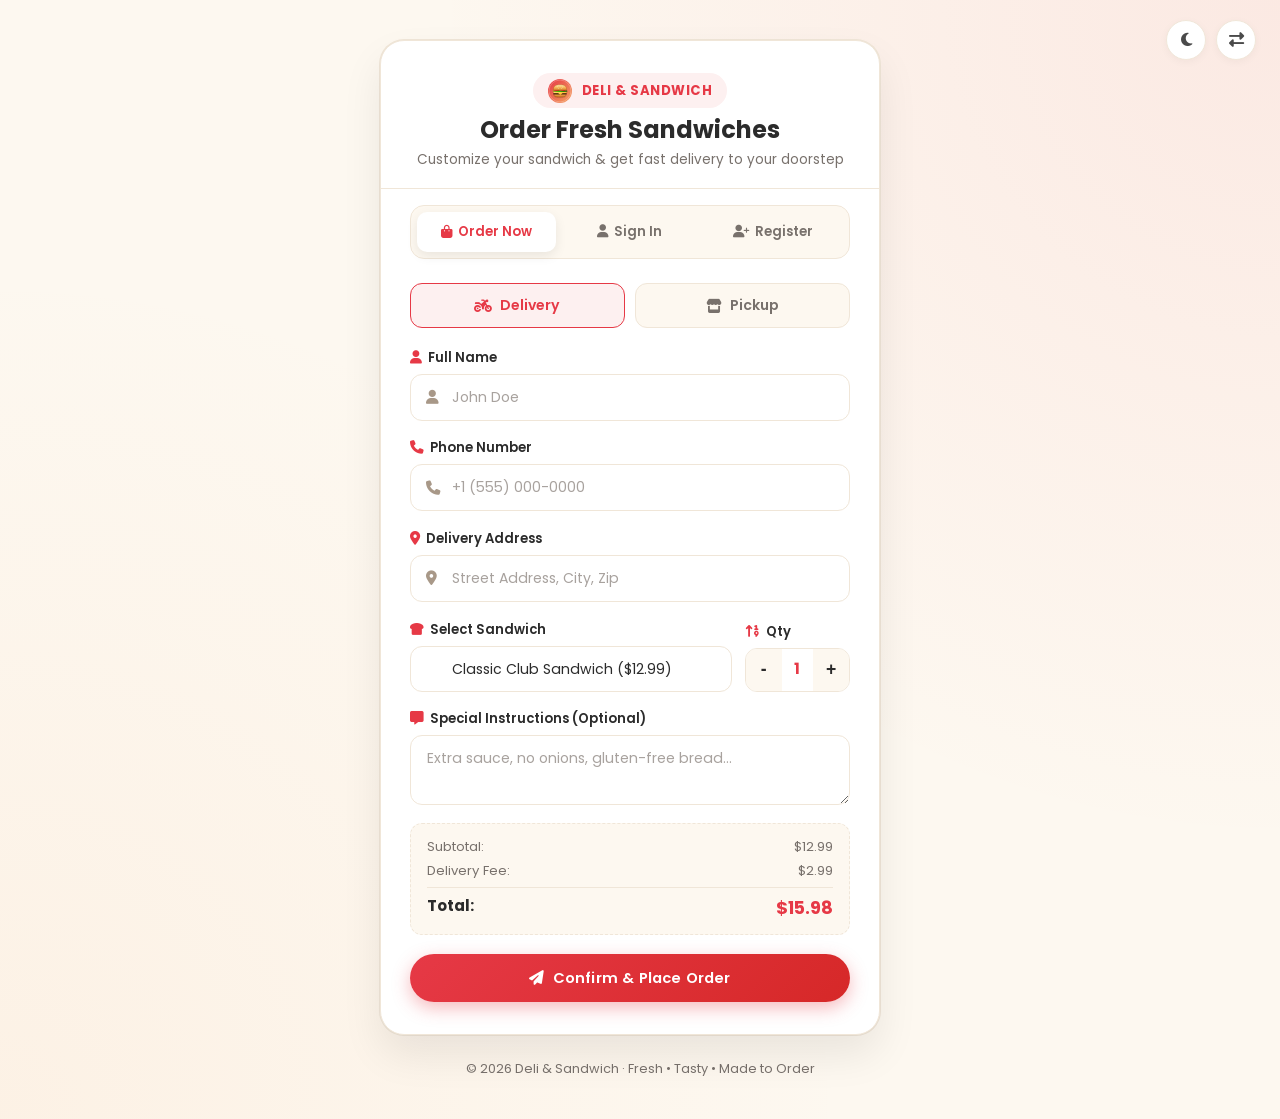
<file: login.html>
<!DOCTYPE html>
<html lang="en">
<head>
  <meta charset="UTF-8">
  <meta name="viewport" content="width=device-width, initial-scale=1.0">
  <title>Deli & Sandwich · Order Now & Login</title>
  <!-- Favicon -->
  <link rel="icon" type="image/svg+xml" href="favicon.svg">
  <link rel="icon" type="image/png" sizes="32x32" href="favicon-32x32.png">
  <link rel="icon" type="image/png" sizes="16x16" href="favicon-16x16.png">
  <link rel="apple-touch-icon" sizes="180x180" href="apple-touch-icon.png">
  <link rel="shortcut icon" href="favicon.ico">
  <!-- Font Awesome for icons -->
  <link rel="stylesheet" href="https://cdnjs.cloudflare.com/ajax/libs/font-awesome/6.5.1/css/all.min.css">
  <!-- Google Fonts: Poppins -->
  <link rel="preconnect" href="https://fonts.googleapis.com">
  <link rel="preconnect" href="https://fonts.gstatic.com" crossorigin>
  <link href="https://fonts.googleapis.com/css2?family=Poppins:wght@400;500;600;700&display=swap" rel="stylesheet">
  
  <!-- Shared Auth Modal & Form CSS -->
  <link rel="stylesheet" href="auth-modal.css">

  <style>
    /* ============================================================
       RESET & BASE
    ============================================================ */
    * {
      margin: 0;
      padding: 0;
      box-sizing: border-box;
    }

    html {
      scroll-behavior: smooth;
    }

    body {
      font-family: 'Poppins', system-ui, -apple-system, sans-serif;
      background: #fdf8f0;
      color: #2b2b2b;
      line-height: 1.5;
      min-height: 100vh;
      display: flex;
      flex-direction: column;
      transition: background 0.3s, color 0.3s;
      overflow-x: hidden;
    }

    /* DARK MODE */
    body.dark {
      background: #1a1612;
      color: #f0e8de;
    }

    /* TOP RIGHT TOGGLES */
    .auth-top-toggles {
      position: fixed;
      top: 1.25rem;
      right: 1.5rem;
      z-index: 1000;
      display: flex;
      align-items: center;
      gap: 0.6rem;
    }

    [dir="rtl"] .auth-top-toggles {
      right: auto;
      left: 1.5rem;
    }

    .toggle-btn {
      display: inline-flex;
      align-items: center;
      justify-content: center;
      width: 40px;
      height: 40px;
      padding: 0;
      border-radius: 50%;
      border: 1.5px solid #f0e6d8;
      background: #ffffff;
      color: #4a4a4a;
      font-size: 0.95rem;
      cursor: pointer;
      transition: all 0.2s;
      box-shadow: 0 2px 8px rgba(0, 0, 0, 0.04);
      flex-shrink: 0;
    }

    .toggle-btn:hover {
      background: #fdf0f0;
      border-color: #e63946;
      color: #e63946;
    }

    body.dark .toggle-btn {
      background: #241e18;
      border-color: #3a322a;
      color: #c9bdb0;
      box-shadow: 0 2px 8px rgba(0, 0, 0, 0.4);
    }

    body.dark .toggle-btn:hover {
      background: #3a322a;
      color: #e63946;
      border-color: #e63946;
    }

    /* PAGE CONTENT - STANDALONE CARD SECTION */
    .page-wrapper {
      flex: 1;
      display: flex;
      flex-direction: column;
      align-items: center;
      justify-content: center;
      padding: 2.5rem 1.25rem;
      min-height: 100vh;
      background: radial-gradient(circle at top right, rgba(230, 57, 70, 0.08), transparent 50%),
                  radial-gradient(circle at bottom left, rgba(244, 162, 97, 0.08), transparent 50%);
    }

    .standalone-card-container {
      width: 100%;
      max-width: 520px;
    }

    .standalone-card-container .auth-modal-card {
      position: relative;
      transform: none !important;
      max-height: none;
      box-shadow: 0 20px 40px rgba(0, 0, 0, 0.08), 0 0 0 1px #f0e6d8;
    }

    body.dark .standalone-card-container .auth-modal-card {
      box-shadow: 0 20px 40px rgba(0, 0, 0, 0.5), 0 0 0 1px #3a322a;
    }

    .standalone-card-container .auth-modal-close {
      display: none;
    }

    .auth-brand-badge {
      display: inline-flex;
      align-items: center;
      gap: 10px;
      text-decoration: none;
      margin-bottom: 0.5rem;
      transition: transform 0.2s;
    }

    .auth-brand-badge:hover {
      transform: translateY(-2px);
    }

    .auth-simple-footer {
      margin-top: 1.5rem;
      font-size: 0.8rem;
      color: #78716c;
      text-align: center;
    }

    body.dark .auth-simple-footer {
      color: #a89888;
    }
  
    .logo-icon img, .footer-logo-icon img, .logo-mark-img {
      width: 100%;
      height: 100%;
      display: block;
      object-fit: cover;
    }
    .logo:hover .logo-icon, .footer-logo:hover .footer-logo-icon {
      transform: scale(1.08) rotate(-3deg);
      box-shadow: 0 6px 16px rgba(230, 57, 70, 0.45);
    }
    
</style>
</head>
<body>

  <!-- MAIN STANDALONE AUTH & ORDER CONTAINER -->
  <main class="page-wrapper">

    <!-- TOP RIGHT TOGGLES -->
    <div class="auth-top-toggles">
      <button class="toggle-btn" id="darkToggle" aria-label="Toggle dark mode" title="Toggle dark mode"><i class="fas fa-moon"></i></button>
      <button class="toggle-btn" id="rtlToggle" aria-label="Toggle text direction" title="Toggle text direction"><i class="fas fa-right-left"></i></button>
    </div>

    <div class="standalone-card-container">
      <div class="auth-modal-card">
        
        <!-- HEADER -->
        <div class="auth-modal-header">
          <div class="auth-brand-badge">
            <span class="logo-icon"><img src="favicon.svg" alt="Deli &amp; Sandwich Logo" class="logo-mark-img"></span>
            <span class="auth-brand-name">Deli & Sandwich</span>
          </div>
          <h2 id="modalTitle" class="auth-modal-title">Order Fresh Sandwiches</h2>
          <p class="auth-modal-subtitle" id="modalSubtitle">Customize your sandwich & get fast delivery to your doorstep</p>
        </div>

        <!-- TABS NAV -->
        <div class="auth-tabs-nav" role="tablist">
          <button class="auth-tab-btn active" id="tabOrderBtn" data-tab="tabOrder" role="tab" aria-selected="true">
            <i class="fas fa-shopping-bag"></i> <span>Order Now</span>
          </button>
          <button class="auth-tab-btn" id="tabLoginBtn" data-tab="tabLogin" role="tab" aria-selected="false">
            <i class="fas fa-user"></i> <span>Sign In</span>
          </button>
          <button class="auth-tab-btn" id="tabRegisterBtn" data-tab="tabRegister" role="tab" aria-selected="false">
            <i class="fas fa-user-plus"></i> <span>Register</span>
          </button>
        </div>

        <!-- TAB BODY -->
        <div class="auth-modal-body">
          
          <!-- TAB 1: ORDER NOW -->
          <div class="auth-tab-pane active" id="tabOrder" role="tabpanel">
            <form id="orderForm" onsubmit="event.preventDefault(); handleOrderSubmit();">
              
              <div class="order-type-selector">
                <label class="order-type-option active">
                  <input type="radio" name="orderType" value="delivery" checked hidden>
                  <i class="fas fa-motorcycle"></i>
                  <span>Delivery</span>
                </label>
                <label class="order-type-option">
                  <input type="radio" name="orderType" value="pickup" hidden>
                  <i class="fas fa-store"></i>
                  <span>Pickup</span>
                </label>
              </div>

              <div class="auth-form-group">
                <label><i class="fas fa-user"></i> Full Name</label>
                <div class="input-with-icon">
                  <i class="fas fa-user input-icon"></i>
                  <input type="text" id="orderName" placeholder="John Doe" required class="auth-input">
                </div>
              </div>

              <div class="auth-form-group">
                <label><i class="fas fa-phone"></i> Phone Number</label>
                <div class="input-with-icon">
                  <i class="fas fa-phone input-icon"></i>
                  <input type="tel" id="orderPhone" placeholder="+1 (555) 000-0000" required class="auth-input">
                </div>
              </div>

              <div class="auth-form-group" id="addressGroup">
                <label><i class="fas fa-location-dot"></i> Delivery Address</label>
                <div class="input-with-icon">
                  <i class="fas fa-map-marker-alt input-icon"></i>
                  <input type="text" id="orderAddress" placeholder="Street Address, City, Zip" required class="auth-input">
                </div>
              </div>

              <div class="auth-form-row">
                <div class="auth-form-group flex-1">
                  <label><i class="fas fa-bread-slice"></i> Select Sandwich</label>
                  <select id="orderItem" class="auth-input auth-select">
                    <option value="12.99" data-name="Classic Club Sandwich">Classic Club Sandwich ($12.99)</option>
                    <option value="14.50" data-name="Spicy Italian Sub">Spicy Italian Sub ($14.50)</option>
                    <option value="13.25" data-name="Turkey Avocado Toast">Turkey Avocado Toast ($13.25)</option>
                    <option value="11.99" data-name="Veggie Supreme">Veggie Supreme ($11.99)</option>
                    <option value="15.99" data-name="Custom Gourmet Craft">Custom Gourmet Craft ($15.99)</option>
                  </select>
                </div>

                <div class="auth-form-group width-auto">
                  <label><i class="fas fa-sort-numeric-up"></i> Qty</label>
                  <div class="qty-counter">
                    <button type="button" class="qty-btn" id="qtyMinus">-</button>
                    <span class="qty-val" id="qtyVal">1</span>
                    <button type="button" class="qty-btn" id="qtyPlus">+</button>
                  </div>
                </div>
              </div>

              <div class="auth-form-group">
                <label><i class="fas fa-comment-alt"></i> Special Instructions (Optional)</label>
                <textarea id="orderNotes" placeholder="Extra sauce, no onions, gluten-free bread..." rows="2" class="auth-input auth-textarea"></textarea>
              </div>

              <div class="order-price-summary">
                <div class="summary-line"><span>Subtotal:</span> <span id="summarySubtotal">$12.99</span></div>
                <div class="summary-line"><span>Delivery Fee:</span> <span id="summaryDelivery">$2.99</span></div>
                <div class="summary-line total-line"><span>Total:</span> <span id="summaryTotal">$15.98</span></div>
              </div>

              <button type="submit" class="auth-submit-btn">
                <i class="fas fa-paper-plane"></i> <span>Confirm & Place Order</span>
              </button>
            </form>
          </div>

          <!-- TAB 2: SIGN IN -->
          <div class="auth-tab-pane" id="tabLogin" role="tabpanel">
            <form id="loginForm" onsubmit="event.preventDefault(); handleLoginSubmit();">
              <div class="auth-form-group">
                <label><i class="fas fa-envelope"></i> Email or Phone</label>
                <div class="input-with-icon">
                  <i class="fas fa-envelope input-icon"></i>
                  <input type="email" id="loginEmail" placeholder="yourname@domain.com" required class="auth-input">
                </div>
              </div>

              <div class="auth-form-group">
                <label><i class="fas fa-lock"></i> Password</label>
                <div class="input-with-icon">
                  <i class="fas fa-lock input-icon"></i>
                  <input type="password" id="loginPassword" placeholder="••••••••" required class="auth-input">
                  <button type="button" class="password-toggle-btn" onclick="togglePasswordVisibility('loginPassword', this)">
                    <i class="fas fa-eye"></i>
                  </button>
                </div>
              </div>

              <div class="auth-options-row">
                <label class="remember-label">
                  <input type="checkbox" id="rememberMe"> <span>Remember me</span>
                </label>
                <a href="#" class="forgot-link" onclick="alert('Password reset link sent to your email!')">Forgot password?</a>
              </div>

              <button type="submit" class="auth-submit-btn">
                <i class="fas fa-right-to-bracket"></i> <span>Sign In</span>
              </button>

              <div class="auth-divider">
                <span>Or sign in with</span>
              </div>

              <div class="social-auth-grid">
                <button type="button" class="social-auth-btn" onclick="handleSocialLogin('Google')">
                  <i class="fab fa-google"></i> Google
                </button>
                <button type="button" class="social-auth-btn" onclick="handleSocialLogin('Apple')">
                  <i class="fab fa-apple"></i> Apple
                </button>
              </div>
            </form>
          </div>

          <!-- TAB 3: REGISTER -->
          <div class="auth-tab-pane" id="tabRegister" role="tabpanel">
            <form id="registerForm" onsubmit="event.preventDefault(); handleRegisterSubmit();">
              <div class="auth-form-group">
                <label><i class="fas fa-user"></i> Full Name</label>
                <div class="input-with-icon">
                  <i class="fas fa-user input-icon"></i>
                  <input type="text" id="regName" placeholder="Jane Smith" required class="auth-input">
                </div>
              </div>

              <div class="auth-form-group">
                <label><i class="fas fa-envelope"></i> Email Address</label>
                <div class="input-with-icon">
                  <i class="fas fa-envelope input-icon"></i>
                  <input type="email" id="regEmail" placeholder="jane@domain.com" required class="auth-input">
                </div>
              </div>

              <div class="auth-form-group">
                <label><i class="fas fa-lock"></i> Password</label>
                <div class="input-with-icon">
                  <i class="fas fa-lock input-icon"></i>
                  <input type="password" id="regPassword" placeholder="Create password" required class="auth-input">
                </div>
              </div>

              <button type="submit" class="auth-submit-btn">
                <i class="fas fa-user-plus"></i> <span>Create Account</span>
              </button>
            </form>
          </div>

        </div>
      </div>
    </div>
    <p class="auth-simple-footer">© 2026 Deli & Sandwich · Fresh • Tasty • Made to Order</p>
  </main>

  <!-- Toast Container -->
  <div class="toast-container" id="toastContainer"></div>

  <!-- Shared Auth Modal JS -->
  <script src="auth-modal.js"></script>

  <!-- Dark Mode / RTL inline helper -->
  <script>
    const DARK_KEY = 'deliDarkMode';
    const RTL_KEY = 'deliRTL';

    function applyDarkMode(isDark) {
      const darkToggle = document.getElementById('darkToggle');
      if (isDark) {
        document.body.classList.add('dark');
        if (darkToggle) darkToggle.innerHTML = '<i class="fas fa-sun"></i>';
      } else {
        document.body.classList.remove('dark');
        if (darkToggle) darkToggle.innerHTML = '<i class="fas fa-moon"></i>';
      }
    }
    if (localStorage.getItem(DARK_KEY) === 'on') applyDarkMode(true);

    document.getElementById('darkToggle')?.addEventListener('click', function() {
      const isDark = !document.body.classList.contains('dark');
      applyDarkMode(isDark);
      localStorage.setItem(DARK_KEY, isDark ? 'on' : 'off');
    });

    document.getElementById('rtlToggle')?.addEventListener('click', function() {
      const isRTL = document.documentElement.getAttribute('dir') !== 'rtl';
      document.documentElement.setAttribute('dir', isRTL ? 'rtl' : 'ltr');
      localStorage.setItem(RTL_KEY, isRTL ? 'on' : 'off');
    });
  </script>
</body>
</html>
</file>
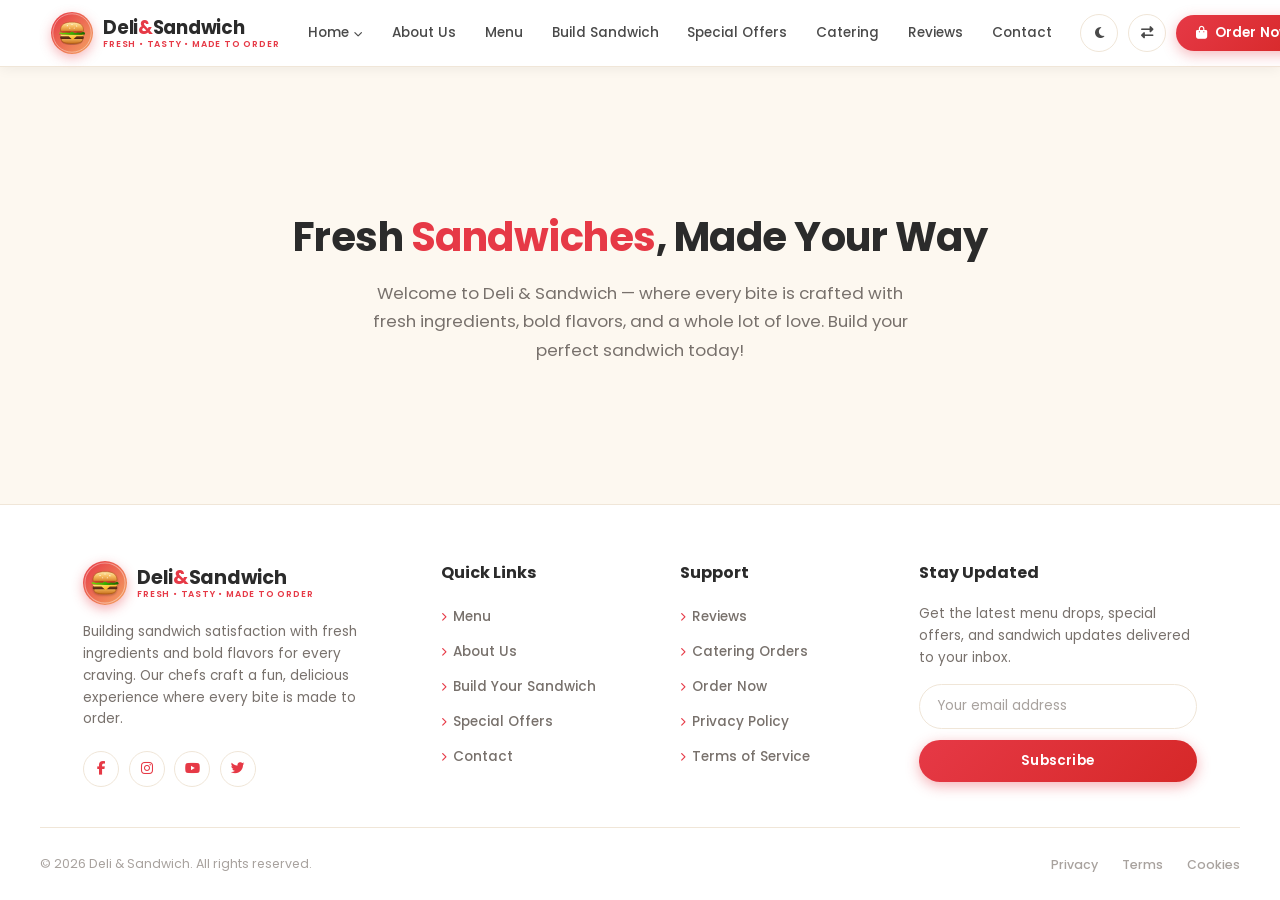
<file: navbar.html>
<!DOCTYPE html>
<html lang="en">
<head>
  <meta charset="UTF-8">
  <meta name="viewport" content="width=device-width, initial-scale=1.0">
  <title>Deli & Sandwich Shop · Navbar & Footer</title>
  <!-- Favicon -->
  <link rel="icon" type="image/svg+xml" href="favicon.svg">
  <link rel="icon" type="image/png" sizes="32x32" href="favicon-32x32.png">
  <link rel="icon" type="image/png" sizes="16x16" href="favicon-16x16.png">
  <link rel="apple-touch-icon" sizes="180x180" href="apple-touch-icon.png">
  <link rel="shortcut icon" href="favicon.ico">
  <!-- Font Awesome for icons -->
  <link rel="stylesheet" href="https://cdnjs.cloudflare.com/ajax/libs/font-awesome/6.5.1/css/all.min.css">
  <!-- Google Fonts: Poppins -->
  <link rel="preconnect" href="https://fonts.googleapis.com">
  <link rel="preconnect" href="https://fonts.gstatic.com" crossorigin>
  <link href="https://fonts.googleapis.com/css2?family=Poppins:wght@400;500;600;700&display=swap" rel="stylesheet">
  <style>
    /* ============================================================
       RESET & BASE
    ============================================================ */
    * {
      margin: 0;
      padding: 0;
      box-sizing: border-box;
    }

    html {
      scroll-behavior: smooth;
    }

    body {
      font-family: 'Poppins', system-ui, -apple-system, sans-serif;
      background: #fdf8f0;
      color: #2b2b2b;
      line-height: 1.5;
      min-height: 100vh;
      display: flex;
      flex-direction: column;
      transition: background 0.3s, color 0.3s;
      overflow-x: hidden;
    }

    /* ============================================================
       DARK MODE
    ============================================================ */
    body.dark {
      background: #1a1612;
      color: #f0e8de;
    }

    body.dark .navbar {
      background: #241e18;
      border-bottom-color: #3a322a;
      box-shadow: 0 2px 12px rgba(0, 0, 0, 0.5);
    }

    body.dark .logo-text,
    body.dark .footer-logo-text {
      color: #f0e8de;
    }

    body.dark .nav-link {
      color: #c9bdb0;
    }

    body.dark .nav-link:hover,
    body.dark .nav-link.active {
      color: #e63946;
      background: rgba(230, 57, 70, 0.12);
    }

    body.dark .nav-link.home-pill {
      background: rgba(230, 57, 70, 0.15);
      color: #e63946;
    }

    body.dark .dropdown-menu {
      background: #241e18;
      border-color: #3a322a;
      box-shadow: 0 12px 30px rgba(0, 0, 0, 0.6);
    }

    body.dark .dropdown-menu a {
      color: #c9bdb0;
    }

    body.dark .dropdown-menu a:hover {
      background: #3a322a;
      color: #e63946;
    }

    body.dark .toggle-btn {
      border-color: #3a322a;
      color: #c9bdb0;
      background: #241e18;
    }

    body.dark .toggle-btn:hover {
      background: #3a322a;
      border-color: #e63946;
      color: #e63946;
    }

    body.dark .mobile-menu {
      background: #241e18;
      border-top-color: #3a322a;
    }

    body.dark .mobile-nav-link {
      color: #c9bdb0;
      border-bottom-color: #3a322a;
    }

    body.dark .mobile-nav-link:hover {
      color: #e63946;
    }

    body.dark .mobile-dropdown-menu {
      background: #2c241e;
    }

    body.dark .mobile-dropdown-menu a {
      color: #c9bdb0;
    }

    body.dark .mobile-dropdown-menu a:hover {
      background: #3a322a;
      color: #e63946;
    }

    body.dark .hamburger span {
      background: #f0e8de;
    }

    body.dark .footer {
      background: #241e18;
      border-top-color: #3a322a;
      color: #f0e8de;
    }

    body.dark .footer-heading {
      color: #f0e8de;
    }

    body.dark .footer-description,
    body.dark .footer-newsletter p {
      color: #a89888;
    }

    body.dark .footer-links a {
      color: #a89888;
    }

    body.dark .footer-links a:hover {
      color: #e63946;
    }

    body.dark .footer-bottom {
      border-top-color: #3a322a;
    }

    body.dark .footer-copyright,
    body.dark .footer-bottom-links a {
      color: #7a6a5c;
    }

    body.dark .social-icon {
      background: #241e18;
      border-color: #3a322a;
      color: #e63946;
    }

    body.dark .social-icon:hover {
      background: #e63946;
      border-color: #e63946;
      color: #ffffff;
    }

    body.dark .newsletter-input {
      background: #1a1612;
      border-color: #3a322a;
      color: #f0e8de;
    }

    body.dark .newsletter-input::placeholder {
      color: #7a6a5c;
    }

    body.dark .main-content h1 {
      color: #f0e8de;
    }

    body.dark .main-content p {
      color: #a89888;
    }

    /* ============================================================
       NAVBAR
    ============================================================ */
    .navbar {
      display: flex;
      align-items: center;
      justify-content: space-between;
      flex-wrap: nowrap;
      padding: 0.75rem clamp(1.5rem, 4vw, 3.5rem);
      background: #ffffff;
      box-shadow: 0 2px 12px rgba(0, 0, 0, 0.06);
      border-bottom: 1px solid #f0e6d8;
      position: sticky;
      top: 0;
      z-index: 1000;
      gap: 1rem;
      white-space: nowrap;
      transition: background 0.3s, border-color 0.3s, box-shadow 0.3s;
    }

    .logo {
      display: flex;
      align-items: center;
      gap: 10px;
      text-decoration: none;
      flex-shrink: 0;
    }

    
    .logo-icon img, .footer-logo-icon img, .logo-mark-img {
      width: 100%;
      height: 100%;
      display: block;
      object-fit: cover;
    }
    .logo:hover .logo-icon, .footer-logo:hover .footer-logo-icon {
      transform: scale(1.08) rotate(-3deg);
      box-shadow: 0 6px 16px rgba(230, 57, 70, 0.45);
    }
    
    .logo-icon {
      width: 42px;
      height: 42px;
      background: linear-gradient(135deg, #e63946 0%, #f4a261 100%);
      border-radius: 50%;
      display: flex;
      align-items: center;
      justify-content: center;
      color: #ffffff;
      font-size: 1.15rem;
      box-shadow: 0 4px 12px rgba(230, 57, 70, 0.35);
      flex-shrink: 0;
    }

    .logo-text-wrapper {
      display: flex;
      flex-direction: column;
      line-height: 1.15;
    }

    .logo-text {
      font-size: 1.15rem;
      font-weight: 700;
      color: #2b2b2b;
      letter-spacing: -0.3px;
      transition: color 0.3s;
    }

    .logo-text span {
      color: #e63946;
    }

    .logo-sub {
      font-size: 0.55rem;
      font-weight: 600;
      color: #e63946;
      letter-spacing: 0.8px;
      text-transform: uppercase;
    }

    /* ---------- DESKTOP MENU ---------- */
    .nav-menu {
      display: flex;
      align-items: center;
      gap: 0.2rem;
      list-style: none;
      margin: 0;
      padding: 0;
      flex-wrap: nowrap;
      overflow: visible;
    }

    .nav-menu > li {
      position: relative;
      flex-shrink: 0;
    }

    .nav-link {
      text-decoration: none;
      color: #4a4a4a;
      font-weight: 500;
      font-size: 0.85rem;
      padding: 0.5rem 0.8rem;
      border-radius: 8px;
      transition: color 0.15s, background 0.15s;
      display: inline-flex;
      align-items: center;
      gap: 5px;
      cursor: pointer;
      background: none;
      border: none;
      font-family: inherit;
    }

    .nav-link:hover,
    .nav-link.active {
      color: #e63946;
      background: #fdf0f0;
    }

    .nav-link i.fa-chevron-down {
      font-size: 0.55rem;
      transition: transform 0.2s;
      margin-top: 2px;
    }

    .dropdown:hover .nav-link i.fa-chevron-down,
    .dropdown:focus-within .nav-link i.fa-chevron-down {
      transform: rotate(180deg);
    }

    .nav-link.home-pill {
      background: #fdf0f0;
      color: #e63946;
      font-weight: 600;
    }

    .badge {
      background: #e63946;
      color: #ffffff;
      font-size: 0.55rem;
      font-weight: 700;
      padding: 2px 5px;
      border-radius: 30px;
      margin-left: 3px;
      letter-spacing: 0.2px;
      line-height: 1.3;
      display: inline-block;
      vertical-align: middle;
    }

    /* ---------- DROPDOWN (Only Home now) ---------- */
    .dropdown-menu {
      position: absolute;
      top: 100%;
      left: 0;
      min-width: 180px;
      background: #ffffff;
      border-radius: 10px;
      box-shadow: 0 12px 30px rgba(0, 0, 0, 0.12);
      border: 1px solid #f0e6d8;
      padding: 0.4rem 0;
      list-style: none;
      margin: 0;
      opacity: 0;
      visibility: hidden;
      transform: translateY(6px);
      transition: opacity 0.18s ease, transform 0.18s ease, visibility 0.18s, background 0.3s, border-color 0.3s;
      z-index: 200;
    }

    .dropdown:hover .dropdown-menu,
    .dropdown:focus-within .dropdown-menu {
      opacity: 1;
      visibility: visible;
      transform: translateY(0);
    }

    .dropdown-menu li {
      white-space: nowrap;
    }

    .dropdown-menu a {
      display: block;
      padding: 0.55rem 1.1rem;
      text-decoration: none;
      color: #4a4a4a;
      font-size: 0.85rem;
      font-weight: 500;
      transition: background 0.12s, color 0.12s;
    }

    .dropdown-menu a:hover {
      background: #fdf0f0;
      color: #e63946;
    }

    /* ---------- RIGHT SIDE ---------- */
    .nav-right {
      display: flex;
      align-items: center;
      gap: 0.6rem;
      flex-shrink: 0;
    }

    .toggle-btn {
      display: inline-flex;
      align-items: center;
      justify-content: center;
      width: 38px;
      height: 38px;
      padding: 0;
      border-radius: 50%;
      border: 1.5px solid #f0e6d8;
      background: #ffffff;
      color: #4a4a4a;
      font-size: 0.92rem;
      cursor: pointer;
      transition: all 0.2s;
      white-space: nowrap;
      flex-shrink: 0;
    }

    .toggle-btn:hover {
      background: #fdf0f0;
      border-color: #e63946;
      color: #e63946;
    }

    .toggle-btn i {
      font-size: 0.78rem;
    }

    .order-btn {
      display: inline-flex;
      align-items: center;
      gap: 7px;
      padding: 0.5rem 1.3rem;
      border-radius: 30px;
      border: none;
      background: linear-gradient(135deg, #e63946 0%, #d62828 100%);
      color: #ffffff;
      font-family: inherit;
      font-weight: 600;
      font-size: 0.83rem;
      cursor: pointer;
      transition: transform 0.15s, box-shadow 0.2s;
      box-shadow: 0 4px 14px rgba(230, 57, 70, 0.35);
      white-space: nowrap;
      letter-spacing: 0.2px;
    }

    .order-btn:hover {
      transform: translateY(-1px);
      box-shadow: 0 6px 20px rgba(230, 57, 70, 0.45);
    }

    .order-btn:active {
      transform: scale(0.97);
    }

    .order-btn i {
      font-size: 0.8rem;
    }

    /* ---------- HAMBURGER ---------- */
    .hamburger {
      display: none;
      flex-direction: column;
      justify-content: center;
      align-items: center;
      gap: 5px;
      width: 40px;
      height: 40px;
      background: none;
      border: 1.5px solid #f0e6d8;
      border-radius: 10px;
      cursor: pointer;
      padding: 0;
      transition: all 0.2s;
      flex-shrink: 0;
    }

    .hamburger:hover {
      background: #fdf0f0;
      border-color: #e63946;
    }

    .hamburger span {
      display: block;
      width: 20px;
      height: 2px;
      background: #2b2b2b;
      border-radius: 2px;
      transition: all 0.3s;
    }

    .hamburger.active span:nth-child(1) {
      transform: translateY(7px) rotate(45deg);
    }

    .hamburger.active span:nth-child(2) {
      opacity: 0;
    }

    .hamburger.active span:nth-child(3) {
      transform: translateY(-7px) rotate(-45deg);
    }

    /* ---------- MOBILE MENU PANEL ---------- */
    .mobile-menu {
      display: none;
      position: fixed;
      top: 68px;
      left: 0;
      right: 0;
      bottom: 0;
      background: #ffffff;
      border-top: 1px solid #f0e6d8;
      overflow-y: auto;
      padding: 1rem 1.2rem 2rem;
      z-index: 999;
      transition: background 0.3s, border-color 0.3s;
      -webkit-overflow-scrolling: touch;
    }

    .mobile-menu.open {
      display: block;
      animation: slideDown 0.25s ease;
    }

    @keyframes slideDown {
      from { opacity: 0; transform: translateY(-10px); }
      to   { opacity: 1; transform: translateY(0); }
    }

    .mobile-nav-list {
      list-style: none;
      display: flex;
      flex-direction: column;
      gap: 0;
      margin-bottom: 1.5rem;
    }

    .mobile-nav-list > li {
      border-bottom: 1px solid #f0e6d8;
    }

    .mobile-nav-link {
      display: flex;
      align-items: center;
      justify-content: space-between;
      padding: 0.95rem 0.2rem;
      text-decoration: none;
      color: #2b2b2b;
      font-weight: 500;
      font-size: 0.95rem;
      background: none;
      border: none;
      font-family: inherit;
      width: 100%;
      text-align: left;
      cursor: pointer;
      transition: color 0.15s;
    }

    .mobile-nav-link:hover {
      color: #e63946;
    }

    .mobile-nav-link .badge {
      margin-left: auto;
      margin-right: 0.5rem;
    }

    .mobile-nav-link i.fa-chevron-down {
      font-size: 0.7rem;
      transition: transform 0.25s;
      color: #888;
    }

    .mobile-nav-link.open i.fa-chevron-down {
      transform: rotate(180deg);
    }

    .mobile-dropdown-menu {
      list-style: none;
      background: #fdf8f0;
      border-radius: 8px;
      margin: 0 0 0.5rem 0;
      padding: 0;
      max-height: 0;
      overflow: hidden;
      transition: max-height 0.3s ease, padding 0.3s ease;
    }

    .mobile-dropdown-menu.open {
      max-height: 300px;
      padding: 0.3rem 0;
    }

    .mobile-dropdown-menu a {
      display: block;
      padding: 0.7rem 1rem;
      text-decoration: none;
      color: #4a4a4a;
      font-size: 0.88rem;
      font-weight: 500;
      transition: background 0.12s, color 0.12s;
      border-radius: 6px;
    }

    .mobile-dropdown-menu a:hover {
      background: #fdf0f0;
      color: #e63946;
    }

    .mobile-toggles {
      display: flex;
      gap: 0.6rem;
      margin-bottom: 1rem;
      flex-wrap: wrap;
    }

    .mobile-toggles .toggle-btn {
      width: 42px;
      height: 42px;
      border-radius: 50%;
      flex: 0 0 42px;
      min-width: 42px;
      padding: 0;
      font-size: 1rem;
      justify-content: center;
    }

    .mobile-order-btn {
      display: flex;
      align-items: center;
      justify-content: center;
      gap: 8px;
      width: 100%;
      padding: 0.9rem 1.5rem;
      border-radius: 30px;
      border: none;
      background: linear-gradient(135deg, #e63946 0%, #d62828 100%);
      color: #ffffff;
      font-family: inherit;
      font-weight: 600;
      font-size: 0.95rem;
      cursor: pointer;
      transition: transform 0.15s, box-shadow 0.2s;
      box-shadow: 0 4px 14px rgba(230, 57, 70, 0.35);
      letter-spacing: 0.2px;
      text-decoration: none;
      margin-top: 0.8rem;
      color: #ffffff;
    }

    .mobile-order-btn:hover {
      transform: translateY(-1px);
      box-shadow: 0 6px 20px rgba(230, 57, 70, 0.45);
      text-decoration: none;
      color: #ffffff;
    }

    .mobile-order-btn:active {
      transform: scale(0.97);
    }

    /* ============================================================
       MAIN CONTENT (placeholder)
    ============================================================ */
    .main-content {
      flex: 1;
      max-width: 1200px;
      width: 100%;
      margin: 0 auto;
      padding: 5rem 2rem;
      display: flex;
      flex-direction: column;
      align-items: center;
      justify-content: center;
      text-align: center;
    }

    .main-content h1 {
      font-size: 2.5rem;
      font-weight: 700;
      color: #2b2b2b;
      margin-bottom: 0.75rem;
      letter-spacing: -0.5px;
      transition: color 0.3s;
    }

    .main-content h1 span {
      color: #e63946;
    }

    .main-content p {
      font-size: 1.05rem;
      color: #78716c;
      max-width: 560px;
      line-height: 1.7;
      transition: color 0.3s;
    }

    /* ============================================================
       FOOTER
    ============================================================ */
    .footer {
      background: #ffffff;
      border-top: 1px solid #f0e6d8;
      padding: 3.5rem 2rem 1.5rem;
      color: #2b2b2b;
      transition: background 0.3s, border-color 0.3s, color 0.3s;
    }

    .footer-container {
      max-width:  1320px;
      padding: 0 clamp(1.5rem, 4vw, 3.5rem);
      margin: 0 auto;
      display: grid;
      grid-template-columns: 1.6fr 1fr 1fr 1.4fr;
      gap: 2.5rem;
    }

    .footer-brand {
      display: flex;
      flex-direction: column;
      gap: 1rem;
    }

    .footer-logo {
      display: flex;
      align-items: center;
      gap: 10px;
      text-decoration: none;
    }

    .footer-logo-icon {
      width: 44px;
      height: 44px;
      background: linear-gradient(135deg, #e63946 0%, #f4a261 100%);
      border-radius: 50%;
      display: flex;
      align-items: center;
      justify-content: center;
      color: #ffffff;
      font-size: 1.2rem;
      box-shadow: 0 4px 12px rgba(230, 57, 70, 0.4);
      flex-shrink: 0;
    }

    .footer-logo-text-wrapper {
      display: flex;
      flex-direction: column;
      line-height: 1.15;
    }

    .footer-logo-text {
      font-size: 1.2rem;
      font-weight: 700;
      color: #2b2b2b;
      letter-spacing: -0.3px;
    }

    .footer-logo-text span {
      color: #e63946;
    }

    .footer-logo-sub {
      font-size: 0.55rem;
      font-weight: 600;
      color: #e63946;
      letter-spacing: 0.8px;
      text-transform: uppercase;
    }

    .footer-description {
      font-size: 0.85rem;
      color: #78716c;
      line-height: 1.6;
      max-width: 300px;
    }

    .social-icons {
      display: flex;
      gap: 0.6rem;
      margin-top: 0.3rem;
    }

    .social-icon {
      width: 36px;
      height: 36px;
      border-radius: 50%;
      background: #ffffff;
      border: 1.5px solid #f0e6d8;
      display: flex;
      align-items: center;
      justify-content: center;
      color: #e63946;
      font-size: 0.85rem;
      text-decoration: none;
      transition: all 0.2s;
    }

    .social-icon:hover {
      background: #e63946;
      border-color: #e63946;
      color: #ffffff;
      transform: translateY(-2px);
    }

    .footer-heading {
      font-size: 1rem;
      font-weight: 700;
      color: #2b2b2b;
      margin-bottom: 1.1rem;
    }

    .footer-links {
      list-style: none;
      display: flex;
      flex-direction: column;
      gap: 0.65rem;
    }

    .footer-links a {
      text-decoration: none;
      color: #78716c;
      font-size: 0.85rem;
      font-weight: 500;
      display: inline-flex;
      align-items: center;
      gap: 6px;
      transition: color 0.15s, transform 0.15s;
    }

    .footer-links a:hover {
      color: #e63946;
      transform: translateX(3px);
    }

    .footer-links a i {
      font-size: 0.55rem;
      color: #e63946;
    }

    .footer-newsletter {
      display: flex;
      flex-direction: column;
    }

    .footer-newsletter p {
      font-size: 0.85rem;
      color: #78716c;
      line-height: 1.6;
      margin-bottom: 1rem;
    }

    .newsletter-form {
      display: flex;
      flex-direction: column;
      gap: 0.7rem;
    }

    .newsletter-input {
      padding: 0.7rem 1.1rem;
      border-radius: 30px;
      border: 1.5px solid #f0e6d8;
      background: #ffffff;
      font-family: inherit;
      font-size: 0.85rem;
      color: #2b2b2b;
      outline: none;
      transition: border-color 0.2s, box-shadow 0.2s;
      width: 100%;
    }

    .newsletter-input::placeholder {
      color: #a8a29e;
    }

    .newsletter-input:focus {
      border-color: #e63946;
      box-shadow: 0 0 0 3px rgba(230, 57, 70, 0.15);
    }

    .newsletter-btn {
      padding: 0.7rem 1.5rem;
      border-radius: 30px;
      border: none;
      background: linear-gradient(135deg, #e63946 0%, #d62828 100%);
      color: #ffffff;
      font-family: inherit;
      font-weight: 600;
      font-size: 0.85rem;
      cursor: pointer;
      transition: transform 0.15s, box-shadow 0.2s;
      box-shadow: 0 4px 14px rgba(230, 57, 70, 0.4);
      letter-spacing: 0.2px;
      width: 100%;
    }

    .newsletter-btn:hover {
      transform: translateY(-1px);
      box-shadow: 0 6px 20px rgba(230, 57, 70, 0.5);
    }

    .newsletter-btn:active {
      transform: scale(0.97);
    }

    .footer-bottom {
      max-width: 1200px;
      margin: 2.5rem auto 0;
      padding-top: 1.5rem;
      border-top: 1px solid #f0e6d8;
      display: flex;
      align-items: center;
      justify-content: space-between;
      flex-wrap: wrap;
      gap: 0.8rem;
    }

    .footer-copyright {
      font-size: 0.78rem;
      color: #a8a29e;
    }

    .footer-bottom-links {
      display: flex;
      gap: 1.5rem;
      list-style: none;
    }

    .footer-bottom-links a {
      text-decoration: none;
      color: #a8a29e;
      font-size: 0.78rem;
      font-weight: 500;
      transition: color 0.15s;
    }

    .footer-bottom-links a:hover {
      color: #e63946;
    }

    /* ============================================================
       RTL SUPPORT
    ============================================================ */
    [dir="rtl"] .navbar,
    [dir="rtl"] .footer {
      direction: rtl;
    }

    [dir="rtl"] .nav-menu {
      direction: rtl;
    }

    [dir="rtl"] .dropdown-menu {
      left: auto;
      right: 0;
    }

    [dir="rtl"] .nav-link i.fa-chevron-down {
      margin-top: 0;
    }

    [dir="rtl"] .badge {
      margin-left: 0;
      margin-right: 3px;
    }

    [dir="rtl"] .footer-links a:hover {
      transform: translateX(-3px);
    }

    [dir="rtl"] .footer-links a i.fa-chevron-right {
      transform: rotate(180deg);
    }

    [dir="rtl"] .mobile-nav-link {
      text-align: right;
    }

    [dir="rtl"] .mobile-nav-link .badge {
      margin-left: 0;
      margin-right: auto;
      margin-left: 0.5rem;
    }

    [dir="rtl"] .mobile-dropdown-menu a {
      text-align: right;
    }

    /* ============================================================
       RESPONSIVE
    ============================================================ */
    @media (max-width: 1023px) {
      .navbar {
        padding: 0.55rem 1.2rem;
      }

      .nav-menu {
        display: none;
      }

      .nav-right .toggle-btn,
      .nav-right .order-btn {
        display: none;
      }

      .hamburger {
        display: flex;
      }

      .mobile-menu {
        display: none;
      }

      .mobile-menu.open {
        display: block;
      }

      .logo-text {
        font-size: 1.05rem;
      }

      .logo-sub {
        font-size: 0.5rem;
      }

      .main-content h1 {
        font-size: 2rem;
      }

      .footer-container {
        grid-template-columns: 1fr 1fr;
        gap: 2rem;
      }
    }

    @media (max-width: 767px) {
      .navbar {
        padding: 0.5rem 0.9rem;
      }

      .logo-icon {
        width: 36px;
        height: 36px;
        font-size: 1rem;
      }

      .logo-text {
        font-size: 1rem;
      }

      .logo-sub {
        font-size: 0.48rem;
      }

      .mobile-menu {
        top: 60px;
      }

      .main-content {
        padding: 3.5rem 1.2rem;
      }

      .main-content h1 {
        font-size: 1.6rem;
      }

      .main-content p {
        font-size: 0.95rem;
      }

      .mobile-toggles .toggle-btn {
        flex: 1 1 100%;
        min-width: unset;
      }

      .footer {
        padding: 2.5rem 1.2rem 1.2rem;
      }

      .footer-container {
        grid-template-columns: 1fr;
        gap: 2rem;
      }

      .footer-bottom {
        flex-direction: column;
        text-align: center;
      }

      .footer-bottom-links {
        justify-content: center;
      }
    }

    @media (max-width: 400px) {
      .logo-text-wrapper {
        display: flex;
        flex-direction: column;
      }
      .logo-text {
        font-size: 0.95rem;
        white-space: nowrap;
      }
      .logo-sub {
        display: none;
      }

      .logo-icon {
        width: 38px;
        height: 38px;
        font-size: 1.1rem;
      }

      .mobile-menu {
        top: 56px;
      }

      .mobile-nav-link {
        font-size: 0.9rem;
        padding: 0.85rem 0.2rem;
      }

      .mobile-dropdown-menu a {
        font-size: 0.84rem;
      }
    }

    /* ---------- FOCUS STATES ---------- */
    .nav-link:focus-visible,
    .toggle-btn:focus-visible,
    .order-btn:focus-visible,
    .hamburger:focus-visible,
    .mobile-nav-link:focus-visible,
    .mobile-order-btn:focus-visible,
    .dropdown-menu a:focus-visible,
    .mobile-dropdown-menu a:focus-visible,
    .newsletter-btn:focus-visible,
    .newsletter-input:focus-visible,
    .social-icon:focus-visible,
    .footer-links a:focus-visible {
      outline: 2px solid #e63946;
      outline-offset: 2px;
      border-radius: 6px;
    }

    .mobile-menu::-webkit-scrollbar {
      width: 6px;
    }

    .mobile-menu::-webkit-scrollbar-thumb {
      background: #e63946;
      border-radius: 3px;
    }
  </style>
  <link rel="stylesheet" href="auth-modal.css">
</head>
<body>

    <!-- ============================================================
       NAVBAR (IDENTICAL TO INDEX.HTML)
  ============================================================ -->
  <nav class="navbar" id="navbar">

    <a href="index.html" class="logo">
      <span class="logo-icon"><img src="favicon.svg" alt="Deli &amp; Sandwich Logo" class="logo-mark-img"></span>
      <span class="logo-text-wrapper">
        <span class="logo-text">Deli<span>&</span>Sandwich</span>
        <span class="logo-sub">Fresh • Tasty • Made to Order</span>
      </span>
    </a>

    <ul class="nav-menu">
      <li class="dropdown">
        <a href="index.html" class="nav-link">Home <i class="fas fa-chevron-down"></i></a>
        <ul class="dropdown-menu">
          <li><a href="index.html">Home 1 (Classic)</a></li>
          <li><a href="home2.html">Home 2 (Modern)</a></li>
        </ul>
      </li>
      <li><a href="about.html" class="nav-link">About Us</a></li>
      <li><a href="menu.html" class="nav-link">Menu</a></li>
      <li><a href="build your sandwich.html" class="nav-link">Build Sandwich</a></li>
      <li><a href="special offers.html" class="nav-link">Special Offers</a></li>
      <li><a href="catering order.html" class="nav-link">Catering</a></li>
      <li><a href="reviews.html" class="nav-link">Reviews</a></li>
      <li><a href="contact.html" class="nav-link">Contact</a></li>
    </ul>

    <div class="nav-right">
      <button class="toggle-btn" id="darkToggleDesktop" aria-label="Toggle dark mode" title="Toggle dark mode"><i class="fas fa-moon"></i></button>
      <button class="toggle-btn" id="rtlToggleDesktop" aria-label="Toggle text direction" title="Toggle text direction"><i class="fas fa-right-left"></i></button>
      <a href="login.html" class="order-btn">
        <i class="fas fa-shopping-bag"></i> <span>Order Now</span>
      </a>
    </div>

    <button class="hamburger" id="hamburger" aria-label="Toggle navigation menu" aria-expanded="false">
      <span></span>
      <span></span>
      <span></span>
    </button>

  </nav>

  <!-- MOBILE MENU (IDENTICAL TO INDEX.HTML) -->
  <div class="mobile-menu" id="mobileMenu">
    <ul class="mobile-nav-list">
      <li class="mobile-dropdown">
        <button class="mobile-nav-link" data-dropdown="homeDropdownMobile" aria-expanded="false">
          Home <i class="fas fa-chevron-down"></i>
        </button>
        <ul class="mobile-dropdown-menu" id="homeDropdownMobile">
          <li><a href="index.html">Home 1 (Classic)</a></li>
          <li><a href="home2.html">Home 2 (Modern)</a></li>
        </ul>
      </li>
      <li><a href="about.html" class="mobile-nav-link">About Us</a></li>
      <li><a href="menu.html" class="mobile-nav-link">Menu</a></li>
      <li><a href="build your sandwich.html" class="mobile-nav-link">Build Sandwich</a></li>
      <li><a href="special offers.html" class="mobile-nav-link">Special Offers</a></li>
      <li><a href="catering order.html" class="mobile-nav-link">Catering</a></li>
      <li><a href="reviews.html" class="mobile-nav-link">Reviews</a></li>
      <li><a href="contact.html" class="mobile-nav-link">Contact</a></li>
    </ul>
        <div class="mobile-toggles">
      <button class="toggle-btn" id="darkToggleMobile" aria-label="Toggle dark mode" title="Toggle dark mode"><i class="fas fa-moon"></i></button>
      <button class="toggle-btn" id="rtlToggleMobile" aria-label="Toggle text direction" title="Toggle text direction"><i class="fas fa-right-left"></i></button>
    </div>
    <a href="login.html" class="mobile-order-btn">
      <i class="fas fa-shopping-bag"></i> <span>Order Now</span>
    </a>
  </div><!-- ============================================================
       MAIN CONTENT (placeholder)
  ============================================================ -->
  <main class="main-content">
    <h1>Fresh <span>Sandwiches</span>, Made Your Way</h1>
    <p>
      Welcome to Deli & Sandwich — where every bite is crafted with fresh
      ingredients, bold flavors, and a whole lot of love. Build your perfect
      sandwich today!
    </p>
  </main>

    <!-- ============================================================
       FOOTER (IDENTICAL TO INDEX.HTML)
  ============================================================ -->
  <footer class="footer">
    <div class="footer-container">
      <div class="footer-brand">
        <a href="index.html" class="footer-logo">
          <span class="footer-logo-icon"><img src="favicon.svg" alt="Deli &amp; Sandwich Logo" class="logo-mark-img"></span>
          <span class="footer-logo-text-wrapper">
            <span class="footer-logo-text">Deli<span>&</span>Sandwich</span>
            <span class="footer-logo-sub">Fresh • Tasty • Made to Order</span>
          </span>
        </a>
        <p class="footer-description">
          Building sandwich satisfaction with fresh ingredients and bold flavors
          for every craving. Our chefs craft a fun, delicious experience where
          every bite is made to order.
        </p>
        <div class="social-icons">
          <a href="#" class="social-icon" aria-label="Facebook"><i class="fab fa-facebook-f"></i></a>
          <a href="#" class="social-icon" aria-label="Instagram"><i class="fab fa-instagram"></i></a>
          <a href="#" class="social-icon" aria-label="YouTube"><i class="fab fa-youtube"></i></a>
          <a href="#" class="social-icon" aria-label="Twitter"><i class="fab fa-twitter"></i></a>
        </div>
      </div>

      <div>
        <h3 class="footer-heading">Quick Links</h3>
        <ul class="footer-links">
          <li><a href="menu.html"><i class="fas fa-chevron-right"></i> Menu</a></li>
          <li><a href="about.html"><i class="fas fa-chevron-right"></i> About Us</a></li>
          <li><a href="build your sandwich.html"><i class="fas fa-chevron-right"></i> Build Your Sandwich</a></li>
          <li><a href="special offers.html"><i class="fas fa-chevron-right"></i> Special Offers</a></li>
          <li><a href="contact.html"><i class="fas fa-chevron-right"></i> Contact</a></li>
        </ul>
      </div>

      <div>
        <h3 class="footer-heading">Support</h3>
        <ul class="footer-links">
          <li><a href="reviews.html"><i class="fas fa-chevron-right"></i> Reviews</a></li>
          <li><a href="catering order.html"><i class="fas fa-chevron-right"></i> Catering Orders</a></li>
          <li><a href="login.html"><i class="fas fa-chevron-right"></i> Order Now</a></li>
          <li><a href="contact.html"><i class="fas fa-chevron-right"></i> Privacy Policy</a></li>
          <li><a href="contact.html"><i class="fas fa-chevron-right"></i> Terms of Service</a></li>
        </ul>
      </div>

      <div class="footer-newsletter">
        <h3 class="footer-heading">Stay Updated</h3>
        <p>
          Get the latest menu drops, special offers, and sandwich updates
          delivered to your inbox.
        </p>
        <form class="newsletter-form" onsubmit="event.preventDefault(); alert('Subscribed successfully!');">
          <input type="email" class="newsletter-input" placeholder="Your email address" required>
          <button type="submit" class="newsletter-btn">Subscribe</button>
        </form>
      </div>
    </div>

    <div class="footer-bottom">
      <p class="footer-copyright">© 2026 Deli & Sandwich. All rights reserved.</p>
      <ul class="footer-bottom-links">
        <li><a href="contact.html">Privacy</a></li>
        <li><a href="contact.html">Terms</a></li>
        <li><a href="contact.html">Cookies</a></li>
      </ul>
    </div>
  </footer>

  <!-- ============================================================
       JAVASCRIPT
  ============================================================ -->
  <script>
    (function () {
      const body = document.body;
      const htmlEl = document.documentElement;

      const hamburger = document.getElementById('hamburger');
      const mobileMenu = document.getElementById('mobileMenu');

      const darkToggleDesktop = document.getElementById('darkToggleDesktop');
      const rtlToggleDesktop = document.getElementById('rtlToggleDesktop');
      const darkToggleMobile = document.getElementById('darkToggleMobile');
      const rtlToggleMobile = document.getElementById('rtlToggleMobile');

      const mobileDropdownBtns = document.querySelectorAll('.mobile-nav-link[data-dropdown]');
      const mobileNavLinks = document.querySelectorAll('.mobile-nav-link, .mobile-dropdown-menu a, .mobile-order-btn');

      // ---------- DARK MODE ----------
      const DARK_KEY = 'deliDarkMode';

      function applyDarkMode(isDark) {
        const darkIcon = '<i class="fas fa-moon"></i>';
        const lightIcon = '<i class="fas fa-sun"></i>';

        if (isDark) {
          body.classList.add('dark');
          if (darkToggleDesktop) darkToggleDesktop.innerHTML = lightIcon;
          if (darkToggleMobile) darkToggleMobile.innerHTML = lightIcon;
        } else {
          body.classList.remove('dark');
          if (darkToggleDesktop) darkToggleDesktop.innerHTML = darkIcon;
          if (darkToggleMobile) darkToggleMobile.innerHTML = darkIcon;
        }
      }

      if (localStorage.getItem(DARK_KEY) === 'on') {
        applyDarkMode(true);
      }

      function toggleDarkMode() {
        const isDark = !body.classList.contains('dark');
        applyDarkMode(isDark);
        localStorage.setItem(DARK_KEY, isDark ? 'on' : 'off');
      }

      if (darkToggleDesktop) darkToggleDesktop.addEventListener('click', toggleDarkMode);
      if (darkToggleMobile) darkToggleMobile.addEventListener('click', toggleDarkMode);

      // ---------- RTL / LTR ----------
      const RTL_KEY = 'deliRTL';

      function applyRTL(isRTL) {
        const rtlIcon = '<i class="fas fa-right-left"></i>';
        const ltrIcon = '<i class="fas fa-right-left fa-flip-horizontal"></i>';

        if (isRTL) {
          htmlEl.setAttribute('dir', 'rtl');
          if (rtlToggleDesktop) rtlToggleDesktop.innerHTML = ltrIcon;
          if (rtlToggleMobile) rtlToggleMobile.innerHTML = ltrIcon;
        } else {
          htmlEl.setAttribute('dir', 'ltr');
          if (rtlToggleDesktop) rtlToggleDesktop.innerHTML = rtlIcon;
          if (rtlToggleMobile) rtlToggleMobile.innerHTML = rtlIcon;
        }
      }

      if (localStorage.getItem(RTL_KEY) === 'on') {
        applyRTL(true);
      }

      function toggleRTL() {
        const isRTL = htmlEl.getAttribute('dir') !== 'rtl';
        applyRTL(isRTL);
        localStorage.setItem(RTL_KEY, isRTL ? 'on' : 'off');
      }

      if (rtlToggleDesktop) rtlToggleDesktop.addEventListener('click', toggleRTL);
      if (rtlToggleMobile) rtlToggleMobile.addEventListener('click', toggleRTL);

      // ---------- HAMBURGER / MOBILE MENU ----------
      function openMobileMenu() {
        mobileMenu.classList.add('open');
        hamburger.classList.add('active');
        hamburger.setAttribute('aria-expanded', 'true');
        document.body.style.overflow = 'hidden';
      }

      function closeMobileMenu() {
        mobileMenu.classList.remove('open');
        hamburger.classList.remove('active');
        hamburger.setAttribute('aria-expanded', 'false');
        document.body.style.overflow = '';
      }

      hamburger.addEventListener('click', function () {
        if (mobileMenu.classList.contains('open')) {
          closeMobileMenu();
        } else {
          openMobileMenu();
        }
      });

      mobileNavLinks.forEach(function (link) {
        link.addEventListener('click', function () {
          if (this.hasAttribute('data-dropdown')) return;
          closeMobileMenu();
        });
      });

      mobileMenu.addEventListener('click', function (e) {
        if (e.target === mobileMenu) closeMobileMenu();
      });

      window.addEventListener('resize', function () {
        if (window.innerWidth >= 1024 && mobileMenu.classList.contains('open')) {
          closeMobileMenu();
        }
      });

      // ---------- MOBILE DROPDOWNS ----------
      mobileDropdownBtns.forEach(function (btn) {
        btn.addEventListener('click', function (e) {
          e.stopPropagation();
          const targetId = this.getAttribute('data-dropdown');
          const target = document.getElementById(targetId);
          if (!target) return;

          mobileDropdownBtns.forEach(function (otherBtn) {
            if (otherBtn !== btn) {
              otherBtn.classList.remove('open');
              otherBtn.setAttribute('aria-expanded', 'false');
              const otherId = otherBtn.getAttribute('data-dropdown');
              const otherTarget = document.getElementById(otherId);
              if (otherTarget) otherTarget.classList.remove('open');
            }
          });

          const isOpen = this.classList.contains('open');
          if (isOpen) {
            this.classList.remove('open');
            this.setAttribute('aria-expanded', 'false');
            target.classList.remove('open');
          } else {
            this.classList.add('open');
            this.setAttribute('aria-expanded', 'true');
            target.classList.add('open');
          }
        });
      });

      // ---------- ESC KEY ----------
      document.addEventListener('keydown', function (e) {
        if (e.key === 'Escape' && mobileMenu.classList.contains('open')) {
          closeMobileMenu();
        }
      });

    })();
  </script>

  <!-- ============================================================
       ORDER NOW / SIGN IN MODAL POPUP
  ============================================================ -->
  <div class="auth-modal-overlay" id="authModalOverlay" aria-hidden="true">
    <div class="auth-modal-card" role="dialog" aria-modal="true" aria-labelledby="modalTitle">
      
      <!-- Close Button -->
      <button class="auth-modal-close" id="authModalClose" aria-label="Close Modal">
        <i class="fas fa-times"></i>
      </button>

      <!-- Header Section -->
      <div class="auth-modal-header">
        <div class="auth-brand-badge">
          <span class="logo-icon"><img src="favicon.svg" alt="Deli &amp; Sandwich Logo" class="logo-mark-img"></span>
          <span class="auth-brand-name">Deli & Sandwich</span>
        </div>
        <h2 id="modalTitle" class="auth-modal-title">Order Fresh Sandwiches</h2>
        <p class="auth-modal-subtitle" id="modalSubtitle">Customize your sandwich & get fast delivery to your doorstep</p>
      </div>

      <!-- Tabs Navigation -->
      <div class="auth-tabs-nav" role="tablist">
        <button class="auth-tab-btn active" id="tabOrderBtn" data-tab="tabOrder" role="tab" aria-selected="true">
          <i class="fas fa-shopping-bag"></i> <span>Order Now</span>
        </button>
        <button class="auth-tab-btn" id="tabLoginBtn" data-tab="tabLogin" role="tab" aria-selected="false">
          <i class="fas fa-user"></i> <span>Sign In</span>
        </button>
        <button class="auth-tab-btn" id="tabRegisterBtn" data-tab="tabRegister" role="tab" aria-selected="false">
          <i class="fas fa-user-plus"></i> <span>Register</span>
        </button>
      </div>

      <!-- Tab Body -->
      <div class="auth-modal-body">
        
        <!-- TAB 1: ORDER NOW -->
        <div class="auth-tab-pane active" id="tabOrder" role="tabpanel">
          <form id="orderForm" onsubmit="event.preventDefault(); handleOrderSubmit();">
            
            <div class="order-type-selector">
              <label class="order-type-option active">
                <input type="radio" name="orderType" value="delivery" checked hidden>
                <i class="fas fa-motorcycle"></i>
                <span>Delivery</span>
              </label>
              <label class="order-type-option">
                <input type="radio" name="orderType" value="pickup" hidden>
                <i class="fas fa-store"></i>
                <span>Pickup</span>
              </label>
            </div>

            <div class="auth-form-group">
              <label><i class="fas fa-user"></i> Full Name</label>
              <div class="input-with-icon">
                <i class="fas fa-user input-icon"></i>
                <input type="text" id="orderName" placeholder="John Doe" required class="auth-input">
              </div>
            </div>

            <div class="auth-form-group">
              <label><i class="fas fa-phone"></i> Phone Number</label>
              <div class="input-with-icon">
                <i class="fas fa-phone input-icon"></i>
                <input type="tel" id="orderPhone" placeholder="+1 (555) 000-0000" required class="auth-input">
              </div>
            </div>

            <div class="auth-form-group" id="addressGroup">
              <label><i class="fas fa-location-dot"></i> Delivery Address</label>
              <div class="input-with-icon">
                <i class="fas fa-map-marker-alt input-icon"></i>
                <input type="text" id="orderAddress" placeholder="Street Address, City, Zip" required class="auth-input">
              </div>
            </div>

            <div class="auth-form-row">
              <div class="auth-form-group flex-1">
                <label><i class="fas fa-bread-slice"></i> Select Sandwich</label>
                <select id="orderItem" class="auth-input auth-select">
                  <option value="12.99" data-name="Classic Club Sandwich">Classic Club Sandwich ($12.99)</option>
                  <option value="14.50" data-name="Spicy Italian Sub">Spicy Italian Sub ($14.50)</option>
                  <option value="13.25" data-name="Turkey Avocado Toast">Turkey Avocado Toast ($13.25)</option>
                  <option value="11.99" data-name="Veggie Supreme">Veggie Supreme ($11.99)</option>
                  <option value="15.99" data-name="Custom Gourmet Craft">Custom Gourmet Craft ($15.99)</option>
                </select>
              </div>

              <div class="auth-form-group width-auto">
                <label><i class="fas fa-sort-numeric-up"></i> Qty</label>
                <div class="qty-counter">
                  <button type="button" class="qty-btn" id="qtyMinus">-</button>
                  <span class="qty-val" id="qtyVal">1</span>
                  <button type="button" class="qty-btn" id="qtyPlus">+</button>
                </div>
              </div>
            </div>

            <div class="auth-form-group">
              <label><i class="fas fa-comment-alt"></i> Special Instructions (Optional)</label>
              <textarea id="orderNotes" placeholder="Extra sauce, no onions, gluten-free bread..." rows="2" class="auth-input auth-textarea"></textarea>
            </div>

            <div class="order-price-summary">
              <div class="summary-line"><span>Subtotal:</span> <span id="summarySubtotal">$12.99</span></div>
              <div class="summary-line"><span>Delivery Fee:</span> <span id="summaryDelivery">$2.99</span></div>
              <div class="summary-line total-line"><span>Total:</span> <span id="summaryTotal">$15.98</span></div>
            </div>

            <button type="submit" class="auth-submit-btn">
              <i class="fas fa-paper-plane"></i> <span>Confirm & Place Order</span>
            </button>
          </form>
        </div>

        <!-- TAB 2: SIGN IN -->
        <div class="auth-tab-pane" id="tabLogin" role="tabpanel">
          <form id="loginForm" onsubmit="event.preventDefault(); handleLoginSubmit();">
            <div class="auth-form-group">
              <label><i class="fas fa-envelope"></i> Email or Phone</label>
              <div class="input-with-icon">
                <i class="fas fa-envelope input-icon"></i>
                <input type="email" id="loginEmail" placeholder="yourname@domain.com" required class="auth-input">
              </div>
            </div>

            <div class="auth-form-group">
              <label><i class="fas fa-lock"></i> Password</label>
              <div class="input-with-icon">
                <i class="fas fa-lock input-icon"></i>
                <input type="password" id="loginPassword" placeholder="••••••••" required class="auth-input">
                <button type="button" class="password-toggle-btn" onclick="togglePasswordVisibility('loginPassword', this)">
                  <i class="fas fa-eye"></i>
                </button>
              </div>
            </div>

            <div class="auth-options-row">
              <label class="remember-label">
                <input type="checkbox" id="rememberMe"> <span>Remember me</span>
              </label>
              <a href="#" class="forgot-link" onclick="alert('Password reset link sent to your email!')">Forgot password?</a>
            </div>

            <button type="submit" class="auth-submit-btn">
              <i class="fas fa-right-to-bracket"></i> <span>Sign In</span>
            </button>

            <div class="auth-divider">
              <span>Or sign in with</span>
            </div>

            <div class="social-auth-grid">
              <button type="button" class="social-auth-btn" onclick="handleSocialLogin('Google')">
                <i class="fab fa-google"></i> Google
              </button>
              <button type="button" class="social-auth-btn" onclick="handleSocialLogin('Apple')">
                <i class="fab fa-apple"></i> Apple
              </button>
            </div>
          </form>
        </div>

        <!-- TAB 3: REGISTER -->
        <div class="auth-tab-pane" id="tabRegister" role="tabpanel">
          <form id="registerForm" onsubmit="event.preventDefault(); handleRegisterSubmit();">
            <div class="auth-form-group">
              <label><i class="fas fa-user"></i> Full Name</label>
              <div class="input-with-icon">
                <i class="fas fa-user input-icon"></i>
                <input type="text" id="regName" placeholder="Jane Smith" required class="auth-input">
              </div>
            </div>

            <div class="auth-form-group">
              <label><i class="fas fa-envelope"></i> Email Address</label>
              <div class="input-with-icon">
                <i class="fas fa-envelope input-icon"></i>
                <input type="email" id="regEmail" placeholder="jane@domain.com" required class="auth-input">
              </div>
            </div>

            <div class="auth-form-group">
              <label><i class="fas fa-lock"></i> Password</label>
              <div class="input-with-icon">
                <i class="fas fa-lock input-icon"></i>
                <input type="password" id="regPassword" placeholder="Create password" required class="auth-input">
              </div>
            </div>

            <button type="submit" class="auth-submit-btn">
              <i class="fas fa-user-plus"></i> <span>Create Account</span>
            </button>
          </form>
        </div>

      </div>
    </div>
  </div>

  <!-- Shared Auth Modal JS -->
  <script src="auth-modal.js"></script>

</body>
</html>
</file>
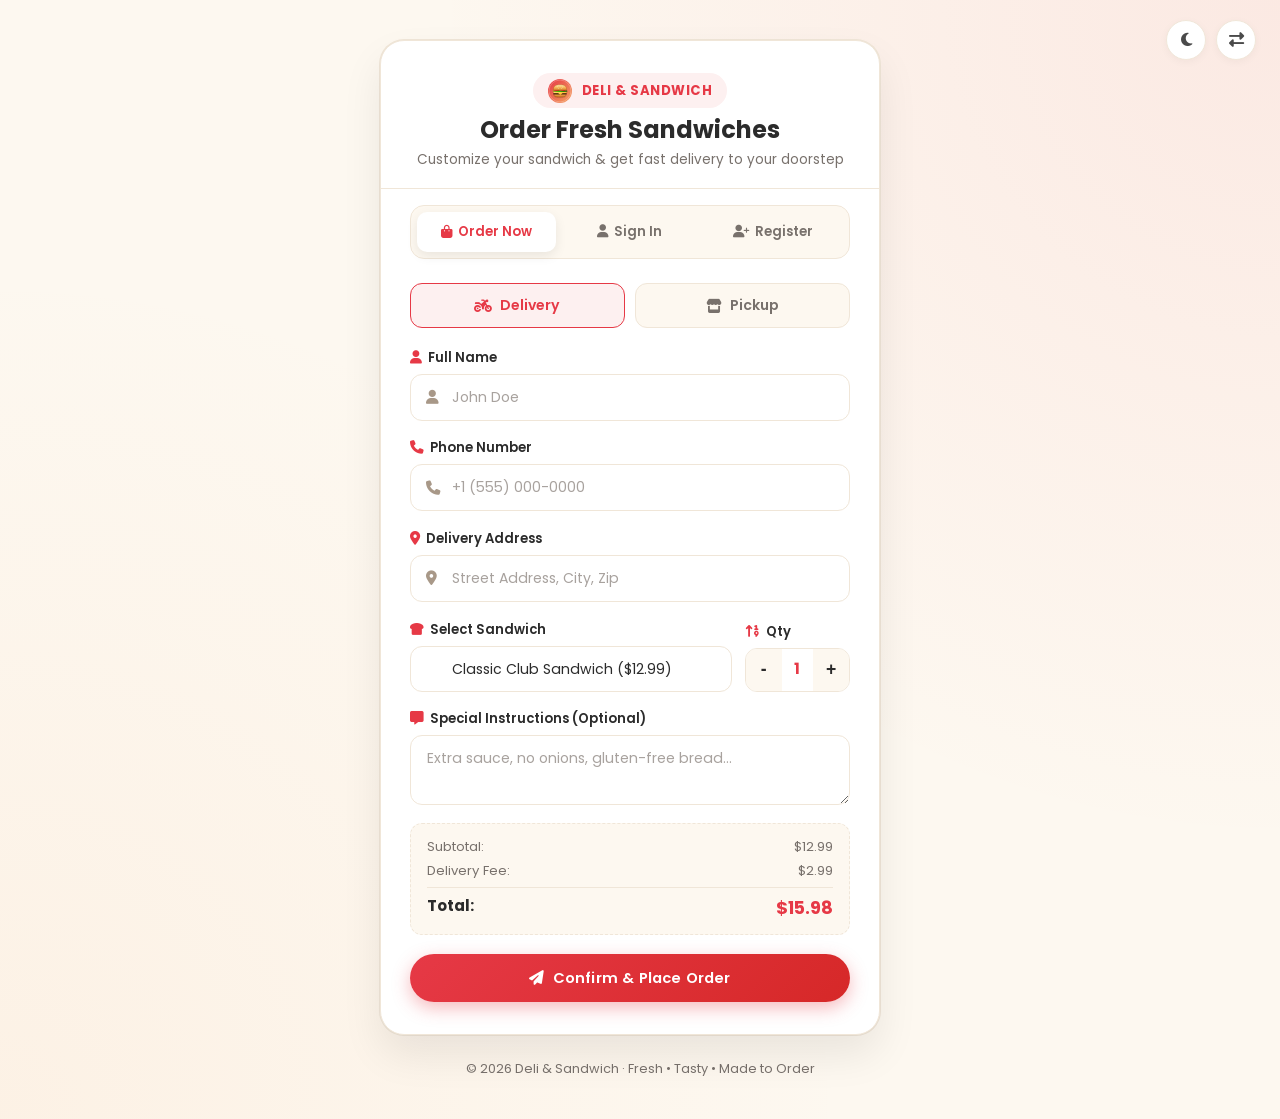
<file: order.html>
<!DOCTYPE html>
<html lang="en">
<head>
  <meta charset="UTF-8">
  <meta name="viewport" content="width=device-width, initial-scale=1.0">
  <title>Deli & Sandwich · Order Now</title>
  <!-- Favicon -->
  <link rel="icon" type="image/svg+xml" href="favicon.svg">
  <link rel="icon" type="image/png" sizes="32x32" href="favicon-32x32.png">
  <link rel="icon" type="image/png" sizes="16x16" href="favicon-16x16.png">
  <link rel="apple-touch-icon" sizes="180x180" href="apple-touch-icon.png">
  <link rel="shortcut icon" href="favicon.ico">
  <!-- Font Awesome for icons -->
  <link rel="stylesheet" href="https://cdnjs.cloudflare.com/ajax/libs/font-awesome/6.5.1/css/all.min.css">
  <!-- Google Fonts: Poppins -->
  <link rel="preconnect" href="https://fonts.googleapis.com">
  <link rel="preconnect" href="https://fonts.gstatic.com" crossorigin>
  <link href="https://fonts.googleapis.com/css2?family=Poppins:wght@400;500;600;700&display=swap" rel="stylesheet">
  
  <!-- Shared Auth Modal & Form CSS -->
  <link rel="stylesheet" href="auth-modal.css">

  <style>
    /* ============================================================
       RESET & BASE
    ============================================================ */
    * {
      margin: 0;
      padding: 0;
      box-sizing: border-box;
    }

    html {
      scroll-behavior: smooth;
    }

    body {
      font-family: 'Poppins', system-ui, -apple-system, sans-serif;
      background: #fdf8f0;
      color: #2b2b2b;
      line-height: 1.5;
      min-height: 100vh;
      display: flex;
      flex-direction: column;
      transition: background 0.3s, color 0.3s;
      overflow-x: hidden;
    }

    /* DARK MODE */
    body.dark {
      background: #1a1612;
      color: #f0e8de;
    }

    /* TOP RIGHT TOGGLES */
    .auth-top-toggles {
      position: fixed;
      top: 1.25rem;
      right: 1.5rem;
      z-index: 1000;
      display: flex;
      align-items: center;
      gap: 0.6rem;
    }

    [dir="rtl"] .auth-top-toggles {
      right: auto;
      left: 1.5rem;
    }

    .toggle-btn {
      display: inline-flex;
      align-items: center;
      justify-content: center;
      width: 40px;
      height: 40px;
      padding: 0;
      border-radius: 50%;
      border: 1.5px solid #f0e6d8;
      background: #ffffff;
      color: #4a4a4a;
      font-size: 0.95rem;
      cursor: pointer;
      transition: all 0.2s;
      box-shadow: 0 2px 8px rgba(0, 0, 0, 0.04);
      flex-shrink: 0;
    }

    .toggle-btn:hover {
      background: #fdf0f0;
      border-color: #e63946;
      color: #e63946;
    }

    body.dark .toggle-btn {
      background: #241e18;
      border-color: #3a322a;
      color: #c9bdb0;
      box-shadow: 0 2px 8px rgba(0, 0, 0, 0.4);
    }

    body.dark .toggle-btn:hover {
      background: #3a322a;
      color: #e63946;
      border-color: #e63946;
    }

    /* PAGE CONTENT - STANDALONE CARD SECTION */
    .page-wrapper {
      flex: 1;
      display: flex;
      flex-direction: column;
      align-items: center;
      justify-content: center;
      padding: 2.5rem 1.25rem;
      min-height: 100vh;
      background: radial-gradient(circle at top right, rgba(230, 57, 70, 0.08), transparent 50%),
                  radial-gradient(circle at bottom left, rgba(244, 162, 97, 0.08), transparent 50%);
    }

    .standalone-card-container {
      width: 100%;
      max-width: 520px;
    }

    .standalone-card-container .auth-modal-card {
      position: relative;
      transform: none !important;
      max-height: none;
      box-shadow: 0 20px 40px rgba(0, 0, 0, 0.08), 0 0 0 1px #f0e6d8;
    }

    body.dark .standalone-card-container .auth-modal-card {
      box-shadow: 0 20px 40px rgba(0, 0, 0, 0.5), 0 0 0 1px #3a322a;
    }

    .standalone-card-container .auth-modal-close {
      display: none;
    }

    .auth-brand-badge {
      display: inline-flex;
      align-items: center;
      gap: 10px;
      text-decoration: none;
      margin-bottom: 0.5rem;
      transition: transform 0.2s;
    }

    .auth-brand-badge:hover {
      transform: translateY(-2px);
    }

    .auth-simple-footer {
      margin-top: 1.5rem;
      font-size: 0.8rem;
      color: #78716c;
      text-align: center;
    }

    body.dark .auth-simple-footer {
      color: #a89888;
    }
  
    .logo-icon img, .footer-logo-icon img, .logo-mark-img {
      width: 100%;
      height: 100%;
      display: block;
      object-fit: cover;
    }
    .logo:hover .logo-icon, .footer-logo:hover .footer-logo-icon {
      transform: scale(1.08) rotate(-3deg);
      box-shadow: 0 6px 16px rgba(230, 57, 70, 0.45);
    }
    
</style>
</head>
<body>

  <!-- MAIN STANDALONE AUTH & ORDER CONTAINER -->
  <main class="page-wrapper">

    <!-- TOP RIGHT TOGGLES -->
    <div class="auth-top-toggles">
      <button class="toggle-btn" id="darkToggle" aria-label="Toggle dark mode" title="Toggle dark mode"><i class="fas fa-moon"></i></button>
      <button class="toggle-btn" id="rtlToggle" aria-label="Toggle text direction" title="Toggle text direction"><i class="fas fa-right-left"></i></button>
    </div>

    <div class="standalone-card-container">
      <div class="auth-modal-card">
        
        <!-- HEADER -->
        <div class="auth-modal-header">
          <div class="auth-brand-badge">
            <span class="logo-icon"><img src="favicon.svg" alt="Deli &amp; Sandwich Logo" class="logo-mark-img"></span>
            <span class="auth-brand-name">Deli & Sandwich</span>
          </div>
          <h2 id="modalTitle" class="auth-modal-title">Order Fresh Sandwiches</h2>
          <p class="auth-modal-subtitle" id="modalSubtitle">Customize your sandwich & get fast delivery to your doorstep</p>
        </div>

        <!-- TABS NAV -->
        <div class="auth-tabs-nav" role="tablist">
          <button class="auth-tab-btn active" id="tabOrderBtn" data-tab="tabOrder" role="tab" aria-selected="true">
            <i class="fas fa-shopping-bag"></i> <span>Order Now</span>
          </button>
          <button class="auth-tab-btn" id="tabLoginBtn" data-tab="tabLogin" role="tab" aria-selected="false">
            <i class="fas fa-user"></i> <span>Sign In</span>
          </button>
          <button class="auth-tab-btn" id="tabRegisterBtn" data-tab="tabRegister" role="tab" aria-selected="false">
            <i class="fas fa-user-plus"></i> <span>Register</span>
          </button>
        </div>

        <!-- TAB BODY -->
        <div class="auth-modal-body">
          
          <!-- TAB 1: ORDER NOW -->
          <div class="auth-tab-pane active" id="tabOrder" role="tabpanel">
            <form id="orderForm" onsubmit="event.preventDefault(); handleOrderSubmit();">
              
              <div class="order-type-selector">
                <label class="order-type-option active">
                  <input type="radio" name="orderType" value="delivery" checked hidden>
                  <i class="fas fa-motorcycle"></i>
                  <span>Delivery</span>
                </label>
                <label class="order-type-option">
                  <input type="radio" name="orderType" value="pickup" hidden>
                  <i class="fas fa-store"></i>
                  <span>Pickup</span>
                </label>
              </div>

              <div class="auth-form-group">
                <label><i class="fas fa-user"></i> Full Name</label>
                <div class="input-with-icon">
                  <i class="fas fa-user input-icon"></i>
                  <input type="text" id="orderName" placeholder="John Doe" required class="auth-input">
                </div>
              </div>

              <div class="auth-form-group">
                <label><i class="fas fa-phone"></i> Phone Number</label>
                <div class="input-with-icon">
                  <i class="fas fa-phone input-icon"></i>
                  <input type="tel" id="orderPhone" placeholder="+1 (555) 000-0000" required class="auth-input">
                </div>
              </div>

              <div class="auth-form-group" id="addressGroup">
                <label><i class="fas fa-location-dot"></i> Delivery Address</label>
                <div class="input-with-icon">
                  <i class="fas fa-map-marker-alt input-icon"></i>
                  <input type="text" id="orderAddress" placeholder="Street Address, City, Zip" required class="auth-input">
                </div>
              </div>

              <div class="auth-form-row">
                <div class="auth-form-group flex-1">
                  <label><i class="fas fa-bread-slice"></i> Select Sandwich</label>
                  <select id="orderItem" class="auth-input auth-select">
                    <option value="12.99" data-name="Classic Club Sandwich">Classic Club Sandwich ($12.99)</option>
                    <option value="14.50" data-name="Spicy Italian Sub">Spicy Italian Sub ($14.50)</option>
                    <option value="13.25" data-name="Turkey Avocado Toast">Turkey Avocado Toast ($13.25)</option>
                    <option value="11.99" data-name="Veggie Supreme">Veggie Supreme ($11.99)</option>
                    <option value="15.99" data-name="Custom Gourmet Craft">Custom Gourmet Craft ($15.99)</option>
                  </select>
                </div>

                <div class="auth-form-group width-auto">
                  <label><i class="fas fa-sort-numeric-up"></i> Qty</label>
                  <div class="qty-counter">
                    <button type="button" class="qty-btn" id="qtyMinus">-</button>
                    <span class="qty-val" id="qtyVal">1</span>
                    <button type="button" class="qty-btn" id="qtyPlus">+</button>
                  </div>
                </div>
              </div>

              <div class="auth-form-group">
                <label><i class="fas fa-comment-alt"></i> Special Instructions (Optional)</label>
                <textarea id="orderNotes" placeholder="Extra sauce, no onions, gluten-free bread..." rows="2" class="auth-input auth-textarea"></textarea>
              </div>

              <div class="order-price-summary">
                <div class="summary-line"><span>Subtotal:</span> <span id="summarySubtotal">$12.99</span></div>
                <div class="summary-line"><span>Delivery Fee:</span> <span id="summaryDelivery">$2.99</span></div>
                <div class="summary-line total-line"><span>Total:</span> <span id="summaryTotal">$15.98</span></div>
              </div>

              <button type="submit" class="auth-submit-btn">
                <i class="fas fa-paper-plane"></i> <span>Confirm & Place Order</span>
              </button>
            </form>
          </div>

          <!-- TAB 2: SIGN IN -->
          <div class="auth-tab-pane" id="tabLogin" role="tabpanel">
            <form id="loginForm" onsubmit="event.preventDefault(); handleLoginSubmit();">
              <div class="auth-form-group">
                <label><i class="fas fa-envelope"></i> Email or Phone</label>
                <div class="input-with-icon">
                  <i class="fas fa-envelope input-icon"></i>
                  <input type="email" id="loginEmail" placeholder="yourname@domain.com" required class="auth-input">
                </div>
              </div>

              <div class="auth-form-group">
                <label><i class="fas fa-lock"></i> Password</label>
                <div class="input-with-icon">
                  <i class="fas fa-lock input-icon"></i>
                  <input type="password" id="loginPassword" placeholder="••••••••" required class="auth-input">
                  <button type="button" class="password-toggle-btn" onclick="togglePasswordVisibility('loginPassword', this)">
                    <i class="fas fa-eye"></i>
                  </button>
                </div>
              </div>

              <div class="auth-options-row">
                <label class="remember-label">
                  <input type="checkbox" id="rememberMe"> <span>Remember me</span>
                </label>
                <a href="#" class="forgot-link" onclick="alert('Password reset link sent to your email!')">Forgot password?</a>
              </div>

              <button type="submit" class="auth-submit-btn">
                <i class="fas fa-right-to-bracket"></i> <span>Sign In</span>
              </button>

              <div class="auth-divider">
                <span>Or sign in with</span>
              </div>

              <div class="social-auth-grid">
                <button type="button" class="social-auth-btn" onclick="handleSocialLogin('Google')">
                  <i class="fab fa-google"></i> Google
                </button>
                <button type="button" class="social-auth-btn" onclick="handleSocialLogin('Apple')">
                  <i class="fab fa-apple"></i> Apple
                </button>
              </div>
            </form>
          </div>

          <!-- TAB 3: REGISTER -->
          <div class="auth-tab-pane" id="tabRegister" role="tabpanel">
            <form id="registerForm" onsubmit="event.preventDefault(); handleRegisterSubmit();">
              <div class="auth-form-group">
                <label><i class="fas fa-user"></i> Full Name</label>
                <div class="input-with-icon">
                  <i class="fas fa-user input-icon"></i>
                  <input type="text" id="regName" placeholder="Jane Smith" required class="auth-input">
                </div>
              </div>

              <div class="auth-form-group">
                <label><i class="fas fa-envelope"></i> Email Address</label>
                <div class="input-with-icon">
                  <i class="fas fa-envelope input-icon"></i>
                  <input type="email" id="regEmail" placeholder="jane@domain.com" required class="auth-input">
                </div>
              </div>

              <div class="auth-form-group">
                <label><i class="fas fa-lock"></i> Password</label>
                <div class="input-with-icon">
                  <i class="fas fa-lock input-icon"></i>
                  <input type="password" id="regPassword" placeholder="Create password" required class="auth-input">
                </div>
              </div>

              <button type="submit" class="auth-submit-btn">
                <i class="fas fa-user-plus"></i> <span>Create Account</span>
              </button>
            </form>
          </div>

        </div>
      </div>
    </div>
    <p class="auth-simple-footer">© 2026 Deli & Sandwich · Fresh • Tasty • Made to Order</p>
  </main>

  <!-- Toast Container -->
  <div class="toast-container" id="toastContainer"></div>

  <!-- Shared Auth Modal JS -->
  <script src="auth-modal.js"></script>

  <!-- Dark Mode / RTL inline helper -->
  <script>
    const DARK_KEY = 'deliDarkMode';
    const RTL_KEY = 'deliRTL';

    function applyDarkMode(isDark) {
      const darkToggle = document.getElementById('darkToggle');
      if (isDark) {
        document.body.classList.add('dark');
        if (darkToggle) darkToggle.innerHTML = '<i class="fas fa-sun"></i>';
      } else {
        document.body.classList.remove('dark');
        if (darkToggle) darkToggle.innerHTML = '<i class="fas fa-moon"></i>';
      }
    }
    if (localStorage.getItem(DARK_KEY) === 'on') applyDarkMode(true);

    document.getElementById('darkToggle')?.addEventListener('click', function() {
      const isDark = !document.body.classList.contains('dark');
      applyDarkMode(isDark);
      localStorage.setItem(DARK_KEY, isDark ? 'on' : 'off');
    });

    document.getElementById('rtlToggle')?.addEventListener('click', function() {
      const isRTL = document.documentElement.getAttribute('dir') !== 'rtl';
      document.documentElement.setAttribute('dir', isRTL ? 'rtl' : 'ltr');
      localStorage.setItem(RTL_KEY, isRTL ? 'on' : 'off');
    });
  </script>
</body>
</html>
</file>
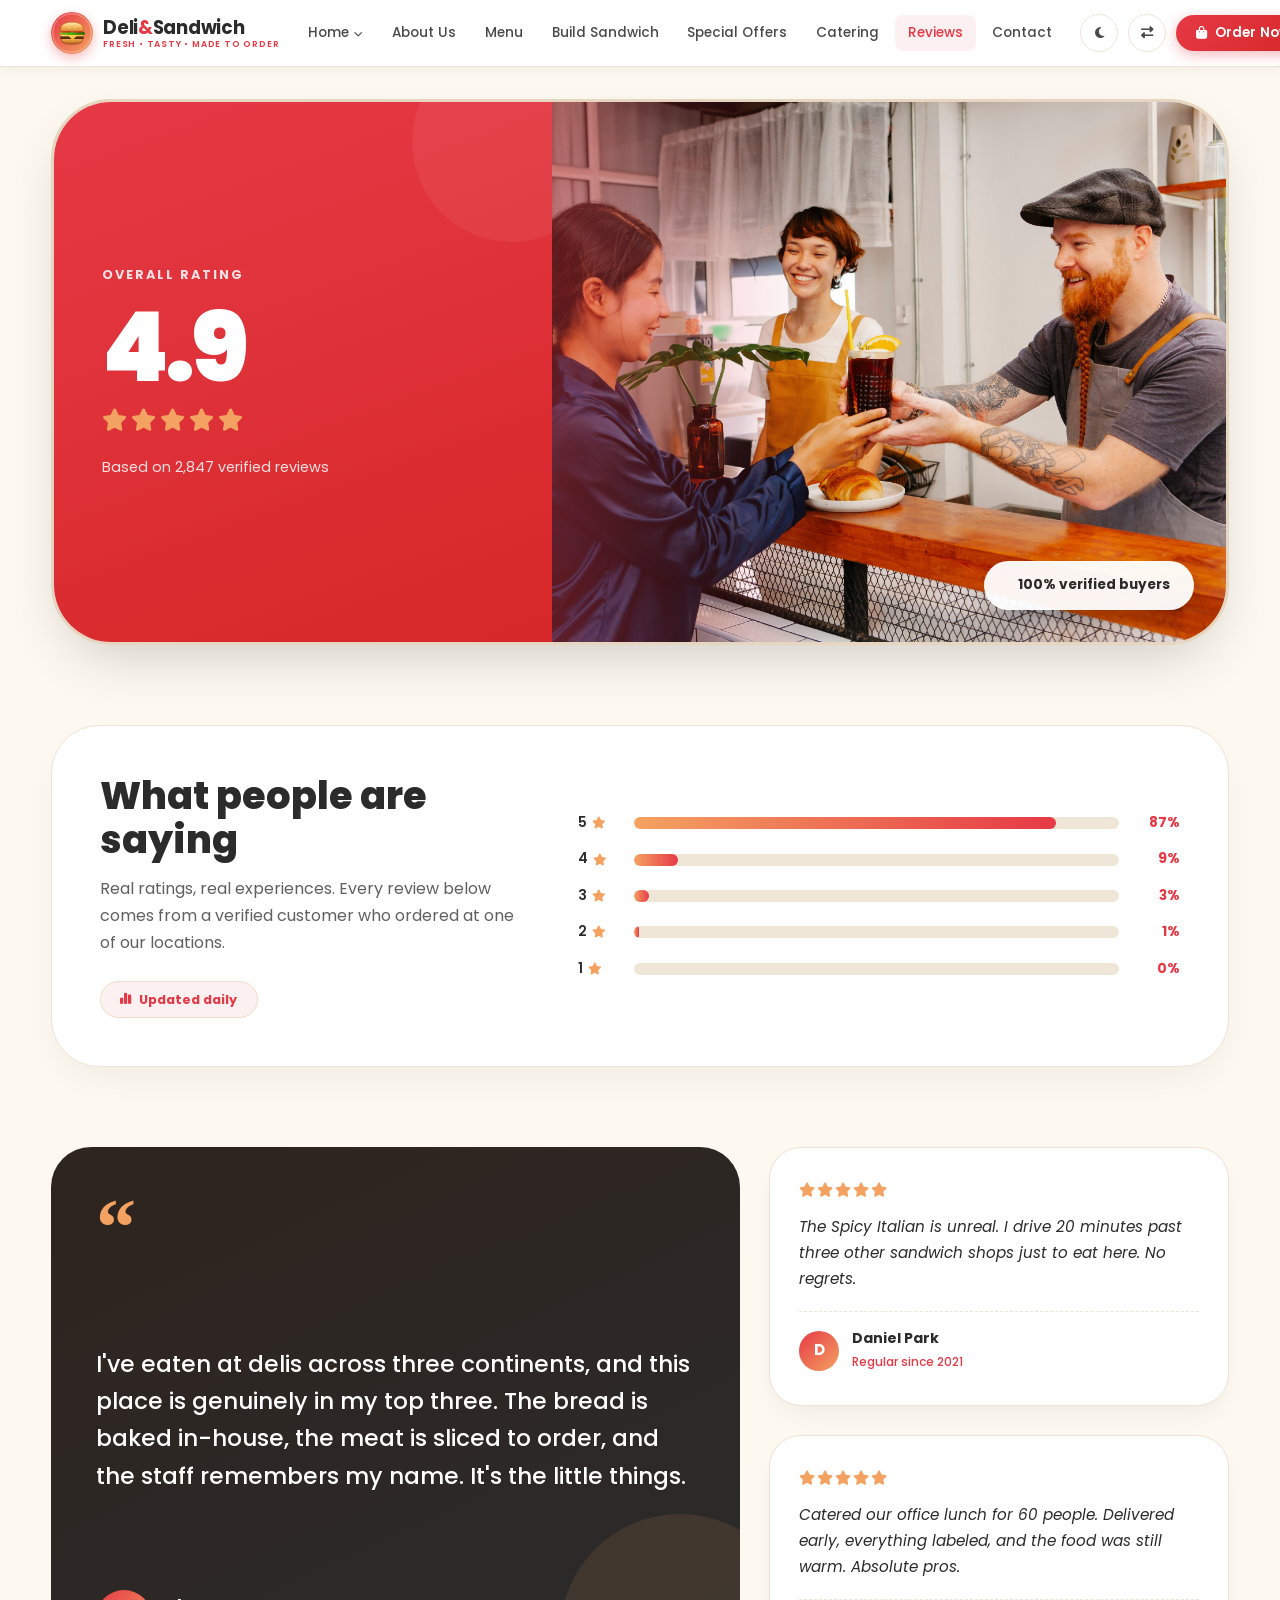
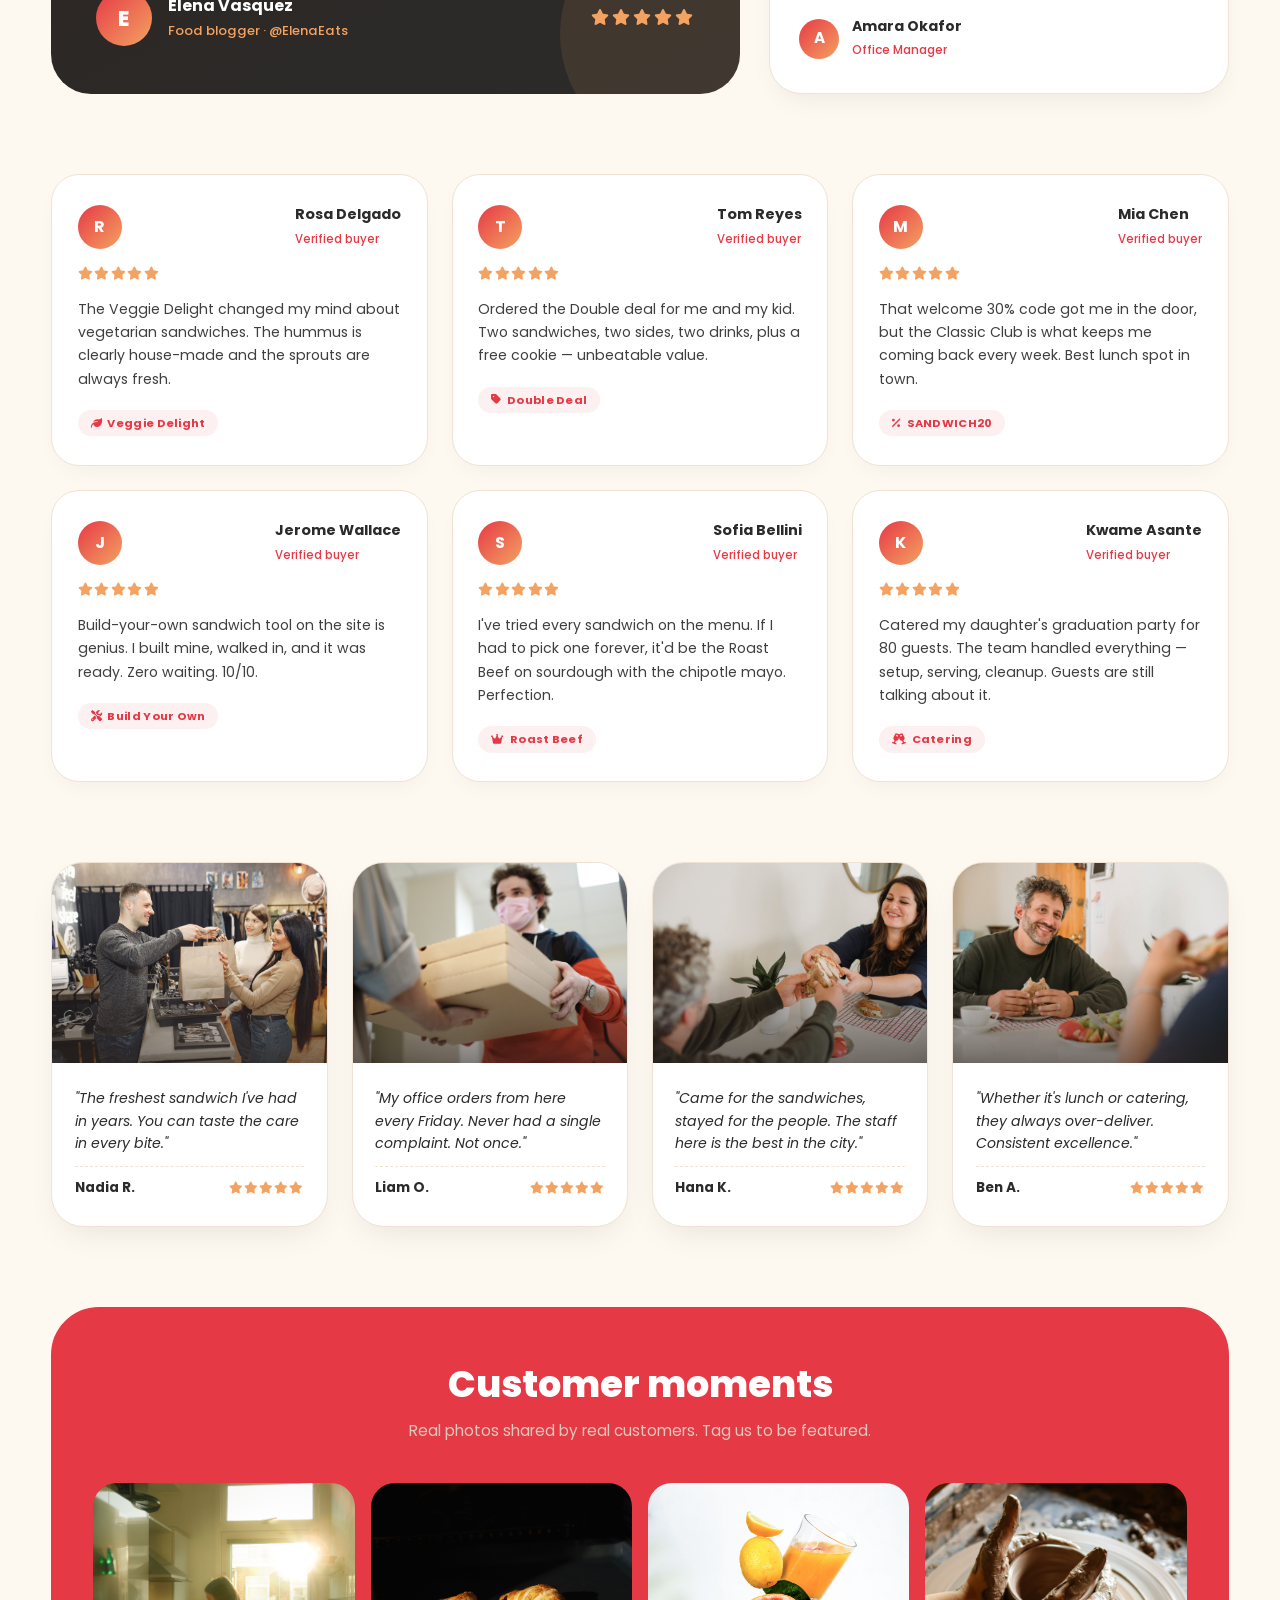
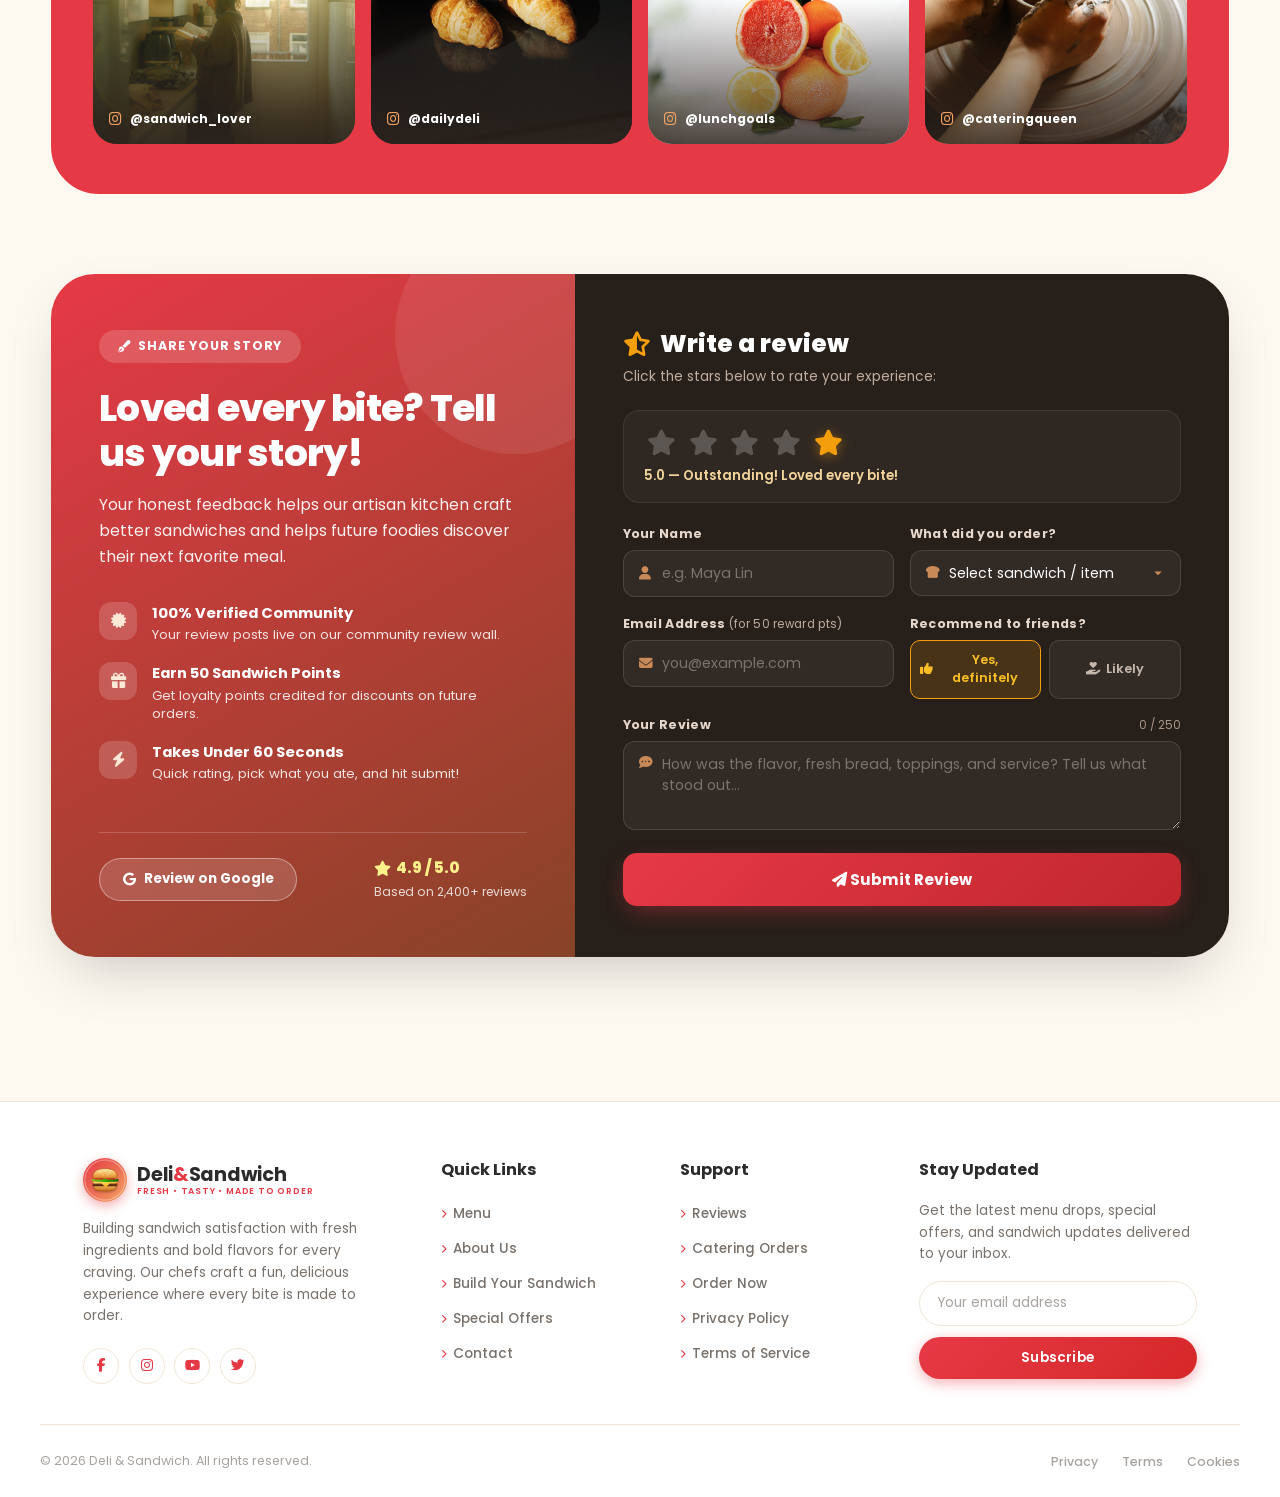
<file: reviews.html>
<!DOCTYPE html>
<html lang="en">
<head>
  <meta charset="UTF-8">
  <meta name="viewport" content="width=device-width, initial-scale=1.0">
  <title>Reviews · Deli & Sandwich Shop</title>
  <!-- Favicon -->
  <link rel="icon" type="image/svg+xml" href="favicon.svg">
  <link rel="icon" type="image/png" sizes="32x32" href="favicon-32x32.png">
  <link rel="icon" type="image/png" sizes="16x16" href="favicon-16x16.png">
  <link rel="apple-touch-icon" sizes="180x180" href="apple-touch-icon.png">
  <link rel="shortcut icon" href="favicon.ico">
  <!-- Font Awesome for icons -->
  <link rel="stylesheet" href="https://cdnjs.cloudflare.com/ajax/libs/font-awesome/6.5.1/css/all.min.css">
  <!-- Google Fonts: Poppins -->
  <link rel="preconnect" href="https://fonts.googleapis.com">
  <link rel="preconnect" href="https://fonts.gstatic.com" crossorigin>
  <link href="https://fonts.googleapis.com/css2?family=Poppins:wght@400;500;600;700;800;900&display=swap" rel="stylesheet">
  <style>
    /* ============================================================
       RESET & BASE
    ============================================================ */
    * {
      margin: 0;
      padding: 0;
      box-sizing: border-box;
    }

    html {
      scroll-behavior: smooth;
    }

    body {
      font-family: 'Poppins', system-ui, -apple-system, sans-serif;
      background: #fdf8f0;
      color: #2b2b2b;
      line-height: 1.5;
      min-height: 100vh;
      display: flex;
      flex-direction: column;
      transition: background 0.3s, color 0.3s;
      overflow-x: hidden;
    }

    /* ============================================================
       DARK MODE
    ============================================================ */
    body.dark {
      background: #1a1612;
      color: #f0e8de;
    }

    body.dark .navbar {
      background: #241e18;
      border-bottom-color: #3a322a;
      box-shadow: 0 2px 12px rgba(0, 0, 0, 0.5);
    }

    body.dark .logo-text,
    body.dark .footer-logo-text {
      color: #f0e8de;
    }

    body.dark .nav-link {
      color: #c9bdb0;
    }

    body.dark .nav-link:hover,
    body.dark .nav-link.active {
      color: #e63946;
      background: rgba(230, 57, 70, 0.12);
    }

    body.dark .nav-link.home-pill {
      background: rgba(230, 57, 70, 0.15);
      color: #e63946;
    }

    body.dark .dropdown-menu {
      background: #241e18;
      border-color: #3a322a;
      box-shadow: 0 12px 30px rgba(0, 0, 0, 0.6);
    }

    body.dark .dropdown-menu a {
      color: #c9bdb0;
    }

    body.dark .dropdown-menu a:hover {
      background: #3a322a;
      color: #e63946;
    }

    body.dark .toggle-btn {
      border-color: #3a322a;
      color: #c9bdb0;
      background: #241e18;
    }

    body.dark .toggle-btn:hover {
      background: #3a322a;
      border-color: #e63946;
      color: #e63946;
    }

    body.dark .mobile-menu {
      background: #241e18;
      border-top-color: #3a322a;
    }

    body.dark .mobile-nav-link {
      color: #c9bdb0;
      border-bottom-color: #3a322a;
    }

    body.dark .mobile-nav-link:hover {
      color: #e63946;
    }

    body.dark .mobile-dropdown-menu {
      background: #2c241e;
    }

    body.dark .mobile-dropdown-menu a {
      color: #c9bdb0;
    }

    body.dark .mobile-dropdown-menu a:hover {
      background: #3a322a;
      color: #e63946;
    }

    body.dark .hamburger span {
      background: #f0e8de;
    }

    body.dark .footer {
      background: #241e18;
      border-top-color: #3a322a;
      color: #f0e8de;
    }

    body.dark .footer-heading {
      color: #f0e8de;
    }

    body.dark .footer-description,
    body.dark .footer-newsletter p {
      color: #a89888;
    }

    body.dark .footer-links a {
      color: #a89888;
    }

    body.dark .footer-links a:hover {
      color: #e63946;
    }

    body.dark .footer-bottom {
      border-top-color: #3a322a;
    }

    body.dark .footer-copyright,
    body.dark .footer-bottom-links a {
      color: #7a6a5c;
    }

    body.dark .social-icon {
      background: #241e18;
      border-color: #3a322a;
      color: #e63946;
    }

    body.dark .social-icon:hover {
      background: #e63946;
      border-color: #e63946;
      color: #ffffff;
    }

    body.dark .newsletter-input {
      background: #1a1612;
      border-color: #3a322a;
      color: #f0e8de;
    }

    body.dark .newsletter-input::placeholder {
      color: #7a6a5c;
    }

    /* ============================================================
       NAVBAR
    ============================================================ */
    .navbar {
      display: flex;
      align-items: center;
      justify-content: space-between;
      flex-wrap: nowrap;
      padding: 0.75rem clamp(1.5rem, 4vw, 3.5rem);
      background: #ffffff;
      box-shadow: 0 2px 12px rgba(0, 0, 0, 0.06);
      border-bottom: 1px solid #f0e6d8;
      position: sticky;
      top: 0;
      z-index: 1000;
      gap: 1rem;
      white-space: nowrap;
      transition: background 0.3s, border-color 0.3s, box-shadow 0.3s;
    }

    .logo {
      display: flex;
      align-items: center;
      gap: 10px;
      text-decoration: none;
      flex-shrink: 0;
    }

    
    .logo-icon img, .footer-logo-icon img, .logo-mark-img {
      width: 100%;
      height: 100%;
      display: block;
      object-fit: cover;
    }
    .logo:hover .logo-icon, .footer-logo:hover .footer-logo-icon {
      transform: scale(1.08) rotate(-3deg);
      box-shadow: 0 6px 16px rgba(230, 57, 70, 0.45);
    }
    
    .logo-icon {
      width: 42px;
      height: 42px;
      background: linear-gradient(135deg, #e63946 0%, #f4a261 100%);
      border-radius: 50%;
      display: flex;
      align-items: center;
      justify-content: center;
      color: #ffffff;
      font-size: 1.15rem;
      box-shadow: 0 4px 12px rgba(230, 57, 70, 0.35);
      flex-shrink: 0;
    }

    .logo-text-wrapper {
      display: flex;
      flex-direction: column;
      line-height: 1.15;
    }

    .logo-text {
      font-size: 1.15rem;
      font-weight: 700;
      color: #2b2b2b;
      letter-spacing: -0.3px;
      transition: color 0.3s;
    }

    .logo-text span {
      color: #e63946;
    }

    .logo-sub {
      font-size: 0.55rem;
      font-weight: 600;
      color: #e63946;
      letter-spacing: 0.8px;
      text-transform: uppercase;
    }

    /* ---------- DESKTOP MENU ---------- */
    .nav-menu {
      display: flex;
      align-items: center;
      gap: 0.2rem;
      list-style: none;
      margin: 0;
      padding: 0;
      flex-wrap: nowrap;
      overflow: visible;
    }

    .nav-menu > li {
      position: relative;
      flex-shrink: 0;
    }

    .nav-link {
      text-decoration: none;
      color: #4a4a4a;
      font-weight: 500;
      font-size: 0.85rem;
      padding: 0.5rem 0.8rem;
      border-radius: 8px;
      transition: color 0.15s, background 0.15s;
      display: inline-flex;
      align-items: center;
      gap: 5px;
      cursor: pointer;
      background: none;
      border: none;
      font-family: inherit;
    }

    .nav-link:hover,
    .nav-link.active {
      color: #e63946;
      background: #fdf0f0;
    }

    .nav-link i.fa-chevron-down {
      font-size: 0.55rem;
      transition: transform 0.2s;
      margin-top: 2px;
    }

    .dropdown:hover .nav-link i.fa-chevron-down,
    .dropdown:focus-within .nav-link i.fa-chevron-down {
      transform: rotate(180deg);
    }

    .nav-link.home-pill {
      background: #fdf0f0;
      color: #e63946;
      font-weight: 600;
    }

    .badge {
      background: #e63946;
      color: #ffffff;
      font-size: 0.55rem;
      font-weight: 700;
      padding: 2px 5px;
      border-radius: 30px;
      margin-left: 3px;
      letter-spacing: 0.2px;
      line-height: 1.3;
      display: inline-block;
      vertical-align: middle;
    }

    /* ---------- DROPDOWN ---------- */
    .dropdown-menu {
      position: absolute;
      top: 100%;
      left: 0;
      min-width: 180px;
      background: #ffffff;
      border-radius: 10px;
      box-shadow: 0 12px 30px rgba(0, 0, 0, 0.12);
      border: 1px solid #f0e6d8;
      padding: 0.4rem 0;
      list-style: none;
      margin: 0;
      opacity: 0;
      visibility: hidden;
      transform: translateY(6px);
      transition: opacity 0.18s ease, transform 0.18s ease, visibility 0.18s, background 0.3s, border-color 0.3s;
      z-index: 200;
    }

    .dropdown:hover .dropdown-menu,
    .dropdown:focus-within .dropdown-menu {
      opacity: 1;
      visibility: visible;
      transform: translateY(0);
    }

    .dropdown-menu li {
      white-space: nowrap;
    }

    .dropdown-menu a {
      display: block;
      padding: 0.55rem 1.1rem;
      text-decoration: none;
      color: #4a4a4a;
      font-size: 0.85rem;
      font-weight: 500;
      transition: background 0.12s, color 0.12s;
    }

    .dropdown-menu a:hover {
      background: #fdf0f0;
      color: #e63946;
    }

    /* ---------- RIGHT SIDE ---------- */
    .nav-right {
      display: flex;
      align-items: center;
      gap: 0.6rem;
      flex-shrink: 0;
    }

    .toggle-btn {
      display: inline-flex;
      align-items: center;
      justify-content: center;
      width: 38px;
      height: 38px;
      padding: 0;
      border-radius: 50%;
      border: 1.5px solid #f0e6d8;
      background: #ffffff;
      color: #4a4a4a;
      font-size: 0.92rem;
      cursor: pointer;
      transition: all 0.2s;
      white-space: nowrap;
      flex-shrink: 0;
    }

    .toggle-btn:hover {
      background: #fdf0f0;
      border-color: #e63946;
      color: #e63946;
    }

    .toggle-btn i {
      font-size: 0.78rem;
    }

    .order-btn {
      display: inline-flex;
      align-items: center;
      gap: 7px;
      padding: 0.5rem 1.3rem;
      border-radius: 30px;
      border: none;
      background: linear-gradient(135deg, #e63946 0%, #d62828 100%);
      color: #ffffff;
      font-family: inherit;
      font-weight: 600;
      font-size: 0.83rem;
      cursor: pointer;
      transition: transform 0.15s, box-shadow 0.2s;
      box-shadow: 0 4px 14px rgba(230, 57, 70, 0.35);
      white-space: nowrap;
      letter-spacing: 0.2px;
    }

    .order-btn:hover {
      transform: translateY(-1px);
      box-shadow: 0 6px 20px rgba(230, 57, 70, 0.45);
    }

    .order-btn:active {
      transform: scale(0.97);
    }

    .order-btn i {
      font-size: 0.8rem;
    }

    /* ---------- HAMBURGER ---------- */
    .hamburger {
      display: none;
      flex-direction: column;
      justify-content: center;
      align-items: center;
      gap: 5px;
      width: 40px;
      height: 40px;
      background: none;
      border: 1.5px solid #f0e6d8;
      border-radius: 10px;
      cursor: pointer;
      padding: 0;
      transition: all 0.2s;
      flex-shrink: 0;
    }

    .hamburger:hover {
      background: #fdf0f0;
      border-color: #e63946;
    }

    .hamburger span {
      display: block;
      width: 20px;
      height: 2px;
      background: #2b2b2b;
      border-radius: 2px;
      transition: all 0.3s;
    }

    .hamburger.active span:nth-child(1) {
      transform: translateY(7px) rotate(45deg);
    }

    .hamburger.active span:nth-child(2) {
      opacity: 0;
    }

    .hamburger.active span:nth-child(3) {
      transform: translateY(-7px) rotate(-45deg);
    }

    /* ---------- MOBILE MENU ---------- */
    .mobile-menu {
      display: none;
      position: fixed;
      top: 68px;
      left: 0;
      right: 0;
      bottom: 0;
      background: #ffffff;
      border-top: 1px solid #f0e6d8;
      overflow-y: auto;
      padding: 1rem 1.2rem 2rem;
      z-index: 999;
      transition: background 0.3s, border-color 0.3s;
      -webkit-overflow-scrolling: touch;
    }

    .mobile-menu.open {
      display: block;
      animation: slideDown 0.25s ease;
    }

    @keyframes slideDown {
      from { opacity: 0; transform: translateY(-10px); }
      to   { opacity: 1; transform: translateY(0); }
    }

    .mobile-nav-list {
      list-style: none;
      display: flex;
      flex-direction: column;
      gap: 0;
      margin-bottom: 1.5rem;
    }

    .mobile-nav-list > li {
      border-bottom: 1px solid #f0e6d8;
    }

    .mobile-nav-link {
      display: flex;
      align-items: center;
      justify-content: space-between;
      padding: 0.95rem 0.2rem;
      text-decoration: none;
      color: #2b2b2b;
      font-weight: 500;
      font-size: 0.95rem;
      background: none;
      border: none;
      font-family: inherit;
      width: 100%;
      text-align: left;
      cursor: pointer;
      transition: color 0.15s;
    }

    .mobile-nav-link:hover {
      color: #e63946;
    }

    .mobile-nav-link .badge {
      margin-left: auto;
      margin-right: 0.5rem;
    }

    .mobile-nav-link i.fa-chevron-down {
      font-size: 0.7rem;
      transition: transform 0.25s;
      color: #888;
    }

    .mobile-nav-link.open i.fa-chevron-down {
      transform: rotate(180deg);
    }

    .mobile-dropdown-menu {
      list-style: none;
      background: #fdf8f0;
      border-radius: 8px;
      margin: 0 0 0.5rem 0;
      padding: 0;
      max-height: 0;
      overflow: hidden;
      transition: max-height 0.3s ease, padding 0.3s ease;
    }

    .mobile-dropdown-menu.open {
      max-height: 300px;
      padding: 0.3rem 0;
    }

    .mobile-dropdown-menu a {
      display: block;
      padding: 0.7rem 1rem;
      text-decoration: none;
      color: #4a4a4a;
      font-size: 0.88rem;
      font-weight: 500;
      transition: background 0.12s, color 0.12s;
      border-radius: 6px;
    }

    .mobile-dropdown-menu a:hover {
      background: #fdf0f0;
      color: #e63946;
    }

    .mobile-toggles {
      display: flex;
      gap: 0.6rem;
      margin-bottom: 1rem;
      flex-wrap: wrap;
    }

    .mobile-toggles .toggle-btn {
      width: 42px;
      height: 42px;
      border-radius: 50%;
      flex: 0 0 42px;
      min-width: 42px;
      padding: 0;
      font-size: 1rem;
      justify-content: center;
    }

    .mobile-order-btn {
      display: flex;
      align-items: center;
      justify-content: center;
      gap: 8px;
      width: 100%;
      padding: 0.9rem 1.5rem;
      border-radius: 30px;
      border: none;
      background: linear-gradient(135deg, #e63946 0%, #d62828 100%);
      color: #ffffff;
      font-family: inherit;
      font-weight: 600;
      font-size: 0.95rem;
      cursor: pointer;
      transition: transform 0.15s, box-shadow 0.2s;
      box-shadow: 0 4px 14px rgba(230, 57, 70, 0.35);
      letter-spacing: 0.2px;
      text-decoration: none;
      margin-top: 0.8rem;
      color: #ffffff;
    }

    .mobile-order-btn:hover {
      transform: translateY(-1px);
      box-shadow: 0 6px 20px rgba(230, 57, 70, 0.45);
      text-decoration: none;
      color: #ffffff;
    }

    .mobile-order-btn:active {
      transform: scale(0.97);
    }

    /* ============================================================
       MAIN CONTENT – REVIEWS PAGE
    ============================================================ */
    .reviews-page {
      flex: 1;
      width: 100%;
      max-width: 1320px;
      margin: 0 auto;
      padding:  2rem clamp(1.5rem, 4vw, 3.5rem) 4rem;
    }

    .review-section {
      margin-bottom: 5rem;
      position: relative;
    }

    /* ============================================================
       SECTION 1 – HERO RATING SPOTLIGHT
    ============================================================ */
    .hero-rating {
      display: grid;
      grid-template-columns: 0.85fr 1.15fr;
      border-radius: 60px;
      overflow: hidden;
      border: 3px solid #e6d5c0;
      box-shadow: 0 24px 60px -18px rgba(0, 0, 0, 0.2);
      transition: border-color 0.3s, box-shadow 0.3s;
      min-height: 540px;
    }

    body.dark .hero-rating {
      border-color: #3a322a;
      box-shadow: 0 24px 60px -18px rgba(0, 0, 0, 0.9);
    }

    .hero-rating-score {
      background: linear-gradient(160deg, #e63946 0%, #d62828 100%);
      padding: 3.5rem 3rem;
      color: #ffffff;
      display: flex;
      flex-direction: column;
      justify-content: center;
      min-height: 540px;
      justify-content: center;
      position: relative;
      overflow: hidden;
    }

    body.dark .hero-rating-score {
      background: linear-gradient(160deg, #d62828 0%, #a71d2a 100%);
    }

    .hero-rating-score::before {
      content: '';
      position: absolute;
      top: -60px;
      right: -60px;
      width: 200px;
      height: 200px;
      border-radius: 50%;
      background: rgba(255, 255, 255, 0.06);
    }

    .hero-rating-score .score-label {
      font-size: 0.8rem;
      font-weight: 700;
      letter-spacing: 2px;
      text-transform: uppercase;
      opacity: 0.85;
      margin-bottom: 1rem;
      position: relative;
      z-index: 1;
    }

    .hero-rating-score .score-number {
      font-size: 6rem;
      font-weight: 900;
      line-height: 1;
      letter-spacing: -4px;
      margin-bottom: 0.5rem;
      position: relative;
      z-index: 1;
    }

    .hero-rating-score .score-stars {
      font-size: 1.4rem;
      letter-spacing: 4px;
      color: #f4a261;
      margin-bottom: 1.2rem;
      position: relative;
      z-index: 1;
    }

    .hero-rating-score .score-count {
      font-size: 0.9rem;
      opacity: 0.85;
      position: relative;
      z-index: 1;
    }

    .hero-rating-image {
      position: relative;
      min-height: 540px;
    }

    .hero-rating-image img {
      width: 100%;
      height: 100%;
      object-fit: cover;
      position: absolute;
      inset: 0;
    }

    .hero-rating-image-overlay {
      position: absolute;
      inset: 0;
      background: linear-gradient(90deg, rgba(230, 57, 70, 0.4) 0%, transparent 40%);
      z-index: 1;
    }

    .hero-rating-image .floating-chip {
      position: absolute;
      bottom: 2rem;
      right: 2rem;
      background: rgba(255, 255, 255, 0.95);
      color: #2b2b2b;
      padding: 0.9rem 1.5rem;
      border-radius: 40px;
      font-weight: 700;
      font-size: 0.85rem;
      display: flex;
      align-items: center;
      gap: 0.6rem;
      box-shadow: 0 12px 28px -8px rgba(0, 0, 0, 0.3);
      z-index: 2;
    }

    body.dark .hero-rating-image .floating-chip {
      background: rgba(43, 34, 28, 0.95);
      color: #f0e8de;
    }

    .hero-rating-image .floating-chip i {
      color: #e63946;
    }

    body.dark .hero-rating-image .floating-chip i {
      color: #f4a261;
    }

    /* ============================================================
       SECTION 2 – RATING BARS BREAKDOWN
    ============================================================ */
    .rating-breakdown {
      background: #ffffff;
      border-radius: 48px;
      padding: 3rem 3rem;
      border: 1px solid #f0e2d4;
      box-shadow: 0 16px 40px -14px rgba(0, 0, 0, 0.08);
      transition: background 0.3s, border-color 0.3s, box-shadow 0.3s;
      display: grid;
      grid-template-columns: 1fr 1.4fr;
      gap: 3rem;
      align-items: center;
    }

    body.dark .rating-breakdown {
      background: #2b221c;
      border-color: #3a322a;
      box-shadow: 0 16px 40px -14px rgba(0, 0, 0, 0.6);
    }

    .rating-breakdown-left h2 {
      font-size: 2.4rem;
      font-weight: 800;
      color: #2b2b2b;
      margin-bottom: 0.8rem;
      line-height: 1.15;
    }

    body.dark .rating-breakdown-left h2 {
      color: #f0e8de;
    }

    .rating-breakdown-left p {
      font-size: 1rem;
      color: #2b2b2b;
      opacity: 0.75;
      line-height: 1.7;
      margin-bottom: 1.5rem;
    }

    body.dark .rating-breakdown-left p {
      color: #cbb9a8;
    }

    .rating-breakdown-left .breakdown-badge {
      display: inline-flex;
      align-items: center;
      gap: 0.5rem;
      background: #fdf0f0;
      color: #e63946;
      padding: 0.5rem 1.2rem;
      border-radius: 30px;
      font-size: 0.8rem;
      font-weight: 700;
      border: 1px solid #f0dcc9;
    }

    body.dark .rating-breakdown-left .breakdown-badge {
      background: #241e18;
      border-color: #3a322a;
      color: #f4a261;
    }

    .rating-bars {
      display: flex;
      flex-direction: column;
      gap: 1rem;
    }

    .rating-bar-row {
      display: flex;
      align-items: center;
      gap: 1rem;
    }

    .rating-bar-row .bar-label {
      font-size: 0.85rem;
      font-weight: 600;
      color: #2b2b2b;
      width: 40px;
      flex-shrink: 0;
      display: flex;
      align-items: center;
      gap: 0.3rem;
    }

    body.dark .rating-bar-row .bar-label {
      color: #f0e8de;
    }

    .rating-bar-row .bar-label i {
      color: #f4a261;
      font-size: 0.75rem;
    }

    .rating-bar-track {
      flex: 1;
      height: 12px;
      background: #f0e6d8;
      border-radius: 30px;
      overflow: hidden;
      transition: background 0.3s;
    }

    body.dark .rating-bar-track {
      background: #3a322a;
    }

    .rating-bar-fill {
      height: 100%;
      background: linear-gradient(90deg, #f4a261, #e63946);
      border-radius: 30px;
      transition: width 0.6s ease;
    }

    .rating-bar-row .bar-percent {
      font-size: 0.85rem;
      font-weight: 700;
      color: #e63946;
      width: 45px;
      text-align: right;
      flex-shrink: 0;
    }

    body.dark .rating-bar-row .bar-percent {
      color: #f4a261;
    }

    /* ============================================================
       SECTION 3 – FEATURED REVIEWS (spotlight cards)
    ============================================================ */
    .featured-reviews {
      display: grid;
      grid-template-columns: 1.5fr 1fr;
      gap: 1.8rem;
      align-items: stretch;
    }

    .featured-review-main {
      background: linear-gradient(155deg, #2e241e 0%, #2b2b2b 100%);
      border-radius: 40px;
      padding: 3rem 2.8rem;
      color: #ffffff;
      position: relative;
      overflow: hidden;
      display: flex;
      flex-direction: column;
      justify-content: space-between;
      min-height: 420px;
      transition: background 0.3s;
    }

    body.dark .featured-review-main {
      background: linear-gradient(155deg, #1a1613 0%, #2b221c 100%);
    }

    .featured-review-main::before {
      content: '';
      position: absolute;
      bottom: -60px;
      right: -60px;
      width: 240px;
      height: 240px;
      border-radius: 50%;
      background: rgba(244, 162, 97, 0.1);
    }

    .featured-review-main .main-quote-icon {
      font-size: 5rem;
      color: #f4a261;
      line-height: 0.8;
      font-family: Georgia, serif;
      font-weight: 700;
      margin-bottom: 1.5rem;
      position: relative;
      z-index: 1;
    }

    .featured-review-main blockquote {
      font-size: 1.45rem;
      line-height: 1.6;
      font-weight: 500;
      margin-bottom: 2rem;
      position: relative;
      z-index: 1;
    }

    .featured-review-main .main-review-footer {
      display: flex;
      align-items: center;
      justify-content: space-between;
      gap: 1rem;
      position: relative;
      z-index: 1;
      flex-wrap: wrap;
    }

    .featured-review-main .main-review-author {
      display: flex;
      align-items: center;
      gap: 1rem;
    }

    .featured-review-main .author-avatar {
      width: 56px;
      height: 56px;
      border-radius: 50%;
      background: linear-gradient(135deg, #e63946, #f4a261);
      display: flex;
      align-items: center;
      justify-content: center;
      color: #ffffff;
      font-weight: 800;
      font-size: 1.3rem;
      flex-shrink: 0;
    }

    .featured-review-main .author-info strong {
      display: block;
      font-size: 1rem;
      font-weight: 700;
      color: #ffffff;
    }

    .featured-review-main .author-info span {
      font-size: 0.82rem;
      color: #f4a261;
      font-weight: 500;
    }

    .featured-review-main .main-stars {
      color: #f4a261;
      font-size: 1rem;
      letter-spacing: 3px;
    }

    .featured-review-side {
      display: flex;
      flex-direction: column;
      gap: 1.8rem;
    }

    .side-review-card {
      background: #ffffff;
      border-radius: 32px;
      padding: 2rem 1.8rem;
      border: 1px solid #f0e2d4;
      box-shadow: 0 12px 28px -10px rgba(0, 0, 0, 0.08);
      flex: 1;
      display: flex;
      flex-direction: column;
      justify-content: space-between;
      transition: background 0.3s, border-color 0.3s, box-shadow 0.3s;
    }

    body.dark .side-review-card {
      background: #2b221c;
      border-color: #3a322a;
      box-shadow: 0 12px 28px -10px rgba(0, 0, 0, 0.5);
    }

    .side-review-card .side-stars {
      color: #f4a261;
      font-size: 0.9rem;
      letter-spacing: 2px;
      margin-bottom: 0.8rem;
    }

    .side-review-card p {
      font-size: 0.95rem;
      line-height: 1.7;
      color: #2b2b2b;
      font-style: italic;
      margin-bottom: 1.2rem;
      flex: 1;
    }

    body.dark .side-review-card p {
      color: #d9cbbc;
    }

    .side-review-card .side-author {
      display: flex;
      align-items: center;
      gap: 0.8rem;
      border-top: 1px dashed #f0e2d4;
      padding-top: 1rem;
      transition: border-color 0.3s;
    }

    body.dark .side-review-card .side-author {
      border-color: #3a322a;
    }

    .side-review-card .side-author-avatar {
      width: 40px;
      height: 40px;
      border-radius: 50%;
      background: linear-gradient(135deg, #e63946, #f4a261);
      display: flex;
      align-items: center;
      justify-content: center;
      color: #ffffff;
      font-weight: 700;
      font-size: 0.95rem;
      flex-shrink: 0;
    }

    .side-review-card .side-author-info strong {
      display: block;
      font-size: 0.88rem;
      font-weight: 700;
      color: #2b2b2b;
    }

    body.dark .side-review-card .side-author-info strong {
      color: #f0e8de;
    }

    .side-review-card .side-author-info span {
      font-size: 0.75rem;
      color: #e63946;
      font-weight: 500;
    }

    body.dark .side-review-card .side-author-info span {
      color: #f4a261;
    }

    /* ============================================================
       SECTION 4 – REVIEW WALL (masonry grid)
    ============================================================ */
    .review-wall {
      display: grid;
      grid-template-columns: repeat(3, 1fr);
      gap: 1.5rem;
    }

    .wall-card {
      background: #ffffff;
      border-radius: 28px;
      padding: 1.8rem 1.6rem;
      border: 1px solid #f0e2d4;
      box-shadow: 0 10px 26px -10px rgba(0, 0, 0, 0.06);
      transition: background 0.3s, border-color 0.3s, box-shadow 0.3s, transform 0.3s;
      display: flex;
      flex-direction: column;
      gap: 0.9rem;
    }

    body.dark .wall-card {
      background: #2b221c;
      border-color: #3a322a;
      box-shadow: 0 10px 26px -10px rgba(0, 0, 0, 0.5);
    }

    .wall-card:hover {
      transform: translateY(-4px);
      box-shadow: 0 20px 40px -14px rgba(230, 57, 70, 0.2);
    }

    .wall-card-header {
      display: flex;
      align-items: center;
      justify-content: space-between;
    }

    .wall-card-avatar {
      width: 44px;
      height: 44px;
      border-radius: 50%;
      background: linear-gradient(135deg, #e63946, #f4a261);
      display: flex;
      align-items: center;
      justify-content: center;
      color: #ffffff;
      font-weight: 700;
      font-size: 1rem;
      flex-shrink: 0;
    }

    .wall-card-meta strong {
      display: block;
      font-size: 0.9rem;
      font-weight: 700;
      color: #2b2b2b;
    }

    body.dark .wall-card-meta strong {
      color: #f0e8de;
    }

    .wall-card-meta span {
      font-size: 0.72rem;
      color: #e63946;
      font-weight: 500;
    }

    body.dark .wall-card-meta span {
      color: #f4a261;
    }

    .wall-card-stars {
      color: #f4a261;
      font-size: 0.82rem;
      letter-spacing: 1.5px;
    }

    .wall-card p {
      font-size: 0.88rem;
      line-height: 1.65;
      color: #2b2b2b;
      opacity: 0.9;
    }

    body.dark .wall-card p {
      color: #d9cbbc;
    }

    .wall-card-tag {
      display: inline-flex;
      align-items: center;
      gap: 0.35rem;
      background: #fdf0f0;
      color: #e63946;
      padding: 0.3rem 0.8rem;
      border-radius: 20px;
      font-size: 0.7rem;
      font-weight: 700;
      align-self: flex-start;
      letter-spacing: 0.3px;
      margin-top: 0.3rem;
    }

    body.dark .wall-card-tag {
      background: #241e18;
      color: #f4a261;
    }

    /* ============================================================
       SECTION 5 – REVIEWER SPOTLIGHT GALLERY (portrait cards)
    ============================================================ */
    .reviewer-gallery {
      display: grid;
      grid-template-columns: repeat(4, 1fr);
      gap: 1.5rem;
    }

    .reviewer-card {
      background: #ffffff;
      border-radius: 32px;
      overflow: hidden;
      border: 1px solid #f0e2d4;
      box-shadow: 0 14px 34px -12px rgba(0, 0, 0, 0.1);
      transition: background 0.3s, border-color 0.3s, box-shadow 0.3s, transform 0.3s;
      display: flex;
      flex-direction: column;
    }

    body.dark .reviewer-card {
      background: #2b221c;
      border-color: #3a322a;
      box-shadow: 0 14px 34px -12px rgba(0, 0, 0, 0.6);
    }

    .reviewer-card:hover {
      transform: translateY(-6px);
      box-shadow: 0 24px 48px -16px rgba(230, 57, 70, 0.25);
    }

    .reviewer-photo {
      height: 200px;
      position: relative;
      overflow: hidden;
    }

    .reviewer-photo img {
      width: 100%;
      height: 100%;
      object-fit: cover;
      transition: transform 0.5s;
    }

    .reviewer-card:hover .reviewer-photo img {
      transform: scale(1.08);
    }

    .reviewer-photo::after {
      content: '';
      position: absolute;
      inset: 0;
      background: linear-gradient(to top, rgba(46, 36, 30, 0.6) 0%, transparent 50%);
    }

    .reviewer-quote {
      padding: 1.5rem 1.4rem 1.7rem;
      display: flex;
      flex-direction: column;
      gap: 0.7rem;
      flex: 1;
    }

    .reviewer-quote .reviewer-quote-text {
      font-size: 0.88rem;
      line-height: 1.6;
      color: #2b2b2b;
      font-style: italic;
      flex: 1;
    }

    body.dark .reviewer-quote .reviewer-quote-text {
      color: #d9cbbc;
    }

    .reviewer-name {
      display: flex;
      align-items: center;
      justify-content: space-between;
      padding-top: 0.7rem;
      border-top: 1px dashed #f0e2d4;
      transition: border-color 0.3s;
    }

    body.dark .reviewer-name {
      border-color: #3a322a;
    }

    .reviewer-name strong {
      font-size: 0.85rem;
      font-weight: 700;
      color: #2b2b2b;
    }

    body.dark .reviewer-name strong {
      color: #f0e8de;
    }

    .reviewer-name .reviewer-stars {
      color: #f4a261;
      font-size: 0.75rem;
      letter-spacing: 1px;
    }

    /* ============================================================
       SECTION 6 – CUSTOMER PHOTO MOMENTS (image strip)
    ============================================================ */
    .photo-moments {
      background: #e63946;
      border-radius: 48px;
      padding: 3rem 2.5rem;
      color: #ffffff;
      border: 2px solid #e63946;
      transition: background 0.3s, border-color 0.3s;
    }

    body.dark .photo-moments {
      background: #1a1613;
    }

    .photo-moments-head {
      text-align: center;
      margin-bottom: 2.5rem;
    }

    .photo-moments-head h2 {
      font-size: 2.3rem;
      font-weight: 800;
      margin-bottom: 0.5rem;
    }

    .photo-moments-head p {
      color: #d9cbbc;
      font-size: 0.95rem;
    }

    .photo-moments-strip {
      display: grid;
      grid-template-columns: repeat(4, 1fr);
      gap: 1rem;
    }

    .photo-moment {
      border-radius: 24px;
      overflow: hidden;
      aspect-ratio: 1 / 1;
      position: relative;
      cursor: default;
    }

    .photo-moment img {
      width: 100%;
      height: 100%;
      object-fit: cover;
      transition: transform 0.4s;
    }

    .photo-moment:hover img {
      transform: scale(1.1);
    }

    .photo-moment::after {
      content: '';
      position: absolute;
      inset: 0;
      background: linear-gradient(to top, rgba(46, 36, 30, 0.85) 0%, transparent 55%);
      transition: background 0.3s;
    }

    .photo-moment-tag {
      position: absolute;
      bottom: 1rem;
      left: 1rem;
      right: 1rem;
      z-index: 1;
      display: flex;
      align-items: center;
      gap: 0.5rem;
      font-size: 0.75rem;
      font-weight: 700;
      color: #ffffff;
    }

    .photo-moment-tag i {
      color: #f4a261;
      font-size: 0.9rem;
    }

    /* ============================================================
       SECTION 7 – WRITE A REVIEW (INTERACTIVE FORM)
    ============================================================ */
    .write-review {
      display: grid;
      grid-template-columns: 1fr 1.25fr;
      border-radius: 44px;
      overflow: hidden;
      box-shadow: 0 24px 60px -18px rgba(0, 0, 0, 0.22);
      transition: box-shadow 0.3s;
    }

    body.dark .write-review {
      box-shadow: 0 24px 60px -18px rgba(0, 0, 0, 0.85);
    }

    .write-review-left {
      background: linear-gradient(150deg, #e63946 0%, #874328 100%);
      padding: 3.5rem 3rem;
      color: #ffffff;
      position: relative;
      overflow: hidden;
      display: flex;
      flex-direction: column;
      justify-content: space-between;
    }

    body.dark .write-review-left {
      background: linear-gradient(150deg, #874328 0%, #5e2c19 100%);
    }

    .write-review-left::before {
      content: '';
      position: absolute;
      top: -60px;
      right: -60px;
      width: 240px;
      height: 240px;
      border-radius: 50%;
      background: rgba(255, 255, 255, 0.08);
      pointer-events: none;
    }

    .write-review-left .write-label {
      display: inline-flex;
      align-items: center;
      gap: 0.5rem;
      background: rgba(255, 255, 255, 0.16);
      color: #ffffff;
      padding: 0.45rem 1.15rem;
      border-radius: 30px;
      font-size: 0.78rem;
      font-weight: 700;
      letter-spacing: 0.8px;
      text-transform: uppercase;
      margin-bottom: 1.4rem;
      width: fit-content;
      position: relative;
      z-index: 1;
    }

    .write-review-left h2 {
      font-size: 2.35rem;
      font-weight: 800;
      line-height: 1.2;
      margin-bottom: 1rem;
      letter-spacing: -0.02em;
      position: relative;
      z-index: 1;
    }

    .write-review-left p {
      font-size: 0.98rem;
      opacity: 0.92;
      margin-bottom: 2rem;
      line-height: 1.65;
      position: relative;
      z-index: 1;
    }

    .write-perks-list {
      display: flex;
      flex-direction: column;
      gap: 1.1rem;
      margin-bottom: 2.2rem;
      position: relative;
      z-index: 1;
    }

    .write-perk-item {
      display: flex;
      align-items: flex-start;
      gap: 0.9rem;
    }

    .write-perk-icon {
      width: 38px;
      height: 38px;
      border-radius: 12px;
      background: rgba(255, 255, 255, 0.16);
      display: flex;
      align-items: center;
      justify-content: center;
      font-size: 0.95rem;
      color: #ffe8d6;
      flex-shrink: 0;
    }

    .write-perk-info strong {
      display: block;
      font-size: 0.92rem;
      font-weight: 700;
      color: #ffffff;
      margin-bottom: 0.15rem;
    }

    .write-perk-info span {
      display: block;
      font-size: 0.82rem;
      opacity: 0.85;
      line-height: 1.4;
    }

    .write-actions {
      display: flex;
      align-items: center;
      justify-content: space-between;
      gap: 1rem;
      flex-wrap: wrap;
      padding-top: 1.5rem;
      border-top: 1px solid rgba(255, 255, 255, 0.18);
      position: relative;
      z-index: 1;
    }

    .write-btn-google {
      background: rgba(255, 255, 255, 0.14);
      color: #ffffff;
      border: 1.5px solid rgba(255, 255, 255, 0.4);
      padding: 0.65rem 1.4rem;
      border-radius: 30px;
      font-weight: 700;
      font-size: 0.84rem;
      display: inline-flex;
      align-items: center;
      gap: 0.5rem;
      text-decoration: none;
      transition: all 0.25s;
    }

    .write-btn-google:hover {
      background: #ffffff;
      color: #874328;
      border-color: #ffffff;
      transform: translateY(-2px);
    }

    .write-rating-summary {
      display: flex;
      flex-direction: column;
      align-items: flex-start;
      gap: 0.2rem;
    }

    .write-rating-summary .stars {
      font-weight: 800;
      font-size: 0.95rem;
      color: #fef08a;
      display: flex;
      align-items: center;
      gap: 0.35rem;
    }

    .write-rating-summary .count {
      font-size: 0.76rem;
      opacity: 0.8;
    }

    /* Right column: form */
    .write-review-right {
      background: #271f1a;
      padding: 3.2rem 3rem;
      display: flex;
      flex-direction: column;
      justify-content: center;
      position: relative;
      transition: background 0.3s;
    }

    body.dark .write-review-right {
      background: #191411;
    }

    .review-form-header {
      margin-bottom: 1.4rem;
    }

    .review-form-header h3 {
      font-size: 1.55rem;
      font-weight: 800;
      color: #ffffff;
      margin-bottom: 0.3rem;
      display: flex;
      align-items: center;
      gap: 0.6rem;
    }

    .review-form-header h3 i {
      color: #f59e0b;
    }

    .review-form-header p {
      font-size: 0.86rem;
      color: #bfaea0;
    }

    /* Star Rating Picker */
    .star-rating-picker {
      background: rgba(255, 255, 255, 0.04);
      border: 1px solid rgba(255, 255, 255, 0.08);
      border-radius: 16px;
      padding: 1rem 1.3rem;
      margin-bottom: 1.4rem;
      display: flex;
      flex-direction: column;
      gap: 0.45rem;
      transition: border-color 0.25s;
    }

    .star-rating-picker:hover {
      border-color: rgba(245, 158, 11, 0.35);
    }

    .stars-row {
      display: flex;
      gap: 0.5rem;
      align-items: center;
    }

    .star-btn {
      background: none;
      border: none;
      font-size: 1.6rem;
      color: rgba(255, 255, 255, 0.22);
      cursor: pointer;
      padding: 0.15rem;
      transition: transform 0.18s, color 0.18s;
      line-height: 1;
    }

    .star-btn:hover {
      transform: scale(1.22);
    }

    .star-btn.active,
    .star-btn.hover {
      color: #f59e0b;
      filter: drop-shadow(0 2px 6px rgba(245, 158, 11, 0.45));
    }

    .rating-text-feedback {
      font-size: 0.82rem;
      font-weight: 600;
      color: #f3d49b;
    }

    /* Interactive Form */
    .interactive-review-form {
      display: flex;
      flex-direction: column;
      gap: 1.1rem;
    }

    .form-grid-row {
      display: grid;
      grid-template-columns: 1fr 1fr;
      gap: 1rem;
    }

    .form-field-group {
      display: flex;
      flex-direction: column;
      gap: 0.4rem;
    }

    .form-field-group label {
      font-size: 0.78rem;
      font-weight: 700;
      color: #e5d7cc;
      letter-spacing: 0.3px;
    }

    .form-field-group label .opt-tag {
      font-weight: 400;
      color: #bfaea0;
      font-size: 0.72rem;
    }

    .input-with-icon {
      position: relative;
      display: flex;
      align-items: center;
    }

    .input-with-icon i {
      position: absolute;
      left: 1rem;
      color: #c98a58;
      font-size: 0.85rem;
      pointer-events: none;
    }

    [dir="rtl"] .input-with-icon i {
      left: auto;
      right: 1rem;
    }

    .input-with-icon input,
    .input-with-icon select,
    .input-with-icon textarea {
      width: 100%;
      background: rgba(255, 255, 255, 0.05);
      border: 1.5px solid rgba(255, 255, 255, 0.12);
      border-radius: 12px;
      padding: 0.75rem 1rem 0.75rem 2.4rem;
      color: #ffffff;
      font-family: inherit;
      font-size: 0.88rem;
      transition: all 0.2s ease;
      outline: none;
    }

    [dir="rtl"] .input-with-icon input,
    [dir="rtl"] .input-with-icon select,
    [dir="rtl"] .input-with-icon textarea {
      padding: 0.75rem 2.4rem 0.75rem 1rem;
    }

    .input-with-icon input::placeholder,
    .input-with-icon textarea::placeholder {
      color: rgba(255, 255, 255, 0.35);
    }

    .input-with-icon select {
      cursor: pointer;
      appearance: none;
      background-image: url("data:image/svg+xml;charset=UTF-8,%3Csvg%20xmlns%3D%27http%3A%2F%2Fwww.w3.org%2F2000%2Fsvg%27%20viewBox%3D%270%200%2024%2024%27%20fill%3D%27%23c98a58%27%3E%3Cpath%20d%3D%27M7%2010l5%205%205-5z%27%2F%3E%3C%2Fsvg%3E");
      background-repeat: no-repeat;
      background-position: right 0.8rem center;
      background-size: 1.1rem;
    }

    [dir="rtl"] .input-with-icon select {
      background-position: left 0.8rem center;
    }

    .input-with-icon select option {
      background: #271f1a;
      color: #ffffff;
    }

    .input-with-icon input:focus,
    .input-with-icon select:focus,
    .input-with-icon textarea:focus {
      border-color: #f59e0b;
      background: rgba(255, 255, 255, 0.08);
      box-shadow: 0 0 0 3px rgba(245, 158, 11, 0.18);
    }

    .textarea-icon {
      align-items: flex-start;
    }

    .textarea-icon i {
      top: 0.9rem;
    }

    .textarea-icon textarea {
      resize: vertical;
      min-height: 80px;
    }

    .label-with-count {
      display: flex;
      justify-content: space-between;
      align-items: center;
    }

    .char-count {
      font-size: 0.72rem;
      color: #a89688;
    }

    /* Recommend pill toggle */
    .recommend-toggle-group {
      display: flex;
      gap: 0.5rem;
    }

    .rec-btn {
      flex: 1;
      background: rgba(255, 255, 255, 0.05);
      border: 1.5px solid rgba(255, 255, 255, 0.12);
      border-radius: 10px;
      padding: 0.65rem 0.6rem;
      color: #c7b8ad;
      font-family: inherit;
      font-size: 0.8rem;
      font-weight: 600;
      cursor: pointer;
      display: flex;
      align-items: center;
      justify-content: center;
      gap: 0.4rem;
      transition: all 0.2s;
    }

    .rec-btn:hover {
      border-color: rgba(245, 158, 11, 0.4);
      color: #ffffff;
    }

    .rec-btn.active {
      background: rgba(245, 158, 11, 0.16);
      border-color: #f59e0b;
      color: #fbbf24;
    }

    /* Submit Button */
    .submit-review-action {
      background: linear-gradient(135deg, #e63946 0%, #c1272d 100%);
      color: #ffffff;
      border: none;
      border-radius: 14px;
      padding: 0.95rem 1.6rem;
      font-family: inherit;
      font-weight: 700;
      font-size: 0.95rem;
      cursor: pointer;
      display: flex;
      align-items: center;
      justify-content: center;
      gap: 0.6rem;
      box-shadow: 0 8px 24px -6px rgba(230, 57, 70, 0.45);
      transition: transform 0.2s, box-shadow 0.2s, background 0.2s;
      margin-top: 0.3rem;
    }

    .submit-review-action:hover {
      transform: translateY(-2px);
      box-shadow: 0 12px 28px -4px rgba(230, 57, 70, 0.6);
      background: linear-gradient(135deg, #f03e4c 0%, #ce2d34 100%);
    }

    .submit-review-action:active {
      transform: translateY(0);
    }

    /* Success State */
    .review-success-state {
      background: rgba(255, 255, 255, 0.04);
      border: 1px solid rgba(255, 255, 255, 0.1);
      border-radius: 20px;
      padding: 2.2rem 2rem;
      text-align: center;
      display: flex;
      flex-direction: column;
      align-items: center;
      animation: fadeInScale 0.4s cubic-bezier(0.16, 1, 0.3, 1);
    }

    @keyframes fadeInScale {
      from { opacity: 0; transform: scale(0.95); }
      to { opacity: 1; transform: scale(1); }
    }

    .success-icon-badge {
      width: 60px;
      height: 60px;
      border-radius: 50%;
      background: linear-gradient(135deg, #10b981 0%, #059669 100%);
      display: flex;
      align-items: center;
      justify-content: center;
      font-size: 2rem;
      color: #ffffff;
      margin-bottom: 1.2rem;
      box-shadow: 0 8px 24px -4px rgba(16, 185, 129, 0.5);
    }

    .review-success-state h4 {
      font-size: 1.5rem;
      font-weight: 800;
      color: #ffffff;
      margin-bottom: 0.5rem;
    }

    .review-success-state p {
      font-size: 0.9rem;
      color: #c9b9ab;
      line-height: 1.55;
      max-width: 420px;
      margin-bottom: 1.5rem;
    }

    .submitted-review-preview {
      background: rgba(0, 0, 0, 0.28);
      border: 1px solid rgba(255, 255, 255, 0.08);
      border-radius: 14px;
      padding: 1.2rem 1.4rem;
      width: 100%;
      max-width: 440px;
      text-align: left;
      margin-bottom: 1.6rem;
    }

    [dir="rtl"] .submitted-review-preview {
      text-align: right;
    }

    .preview-stars {
      color: #f59e0b;
      font-size: 0.9rem;
      margin-bottom: 0.5rem;
      display: flex;
      gap: 3px;
    }

    .preview-quote {
      font-size: 0.92rem;
      color: #ffffff;
      font-style: italic;
      margin-bottom: 0.8rem;
      line-height: 1.45;
    }

    .preview-footer {
      display: flex;
      justify-content: space-between;
      align-items: center;
      flex-wrap: wrap;
      gap: 0.5rem;
      font-size: 0.78rem;
      padding-top: 0.6rem;
      border-top: 1px solid rgba(255, 255, 255, 0.08);
    }

    .preview-name {
      font-weight: 700;
      color: #f3d49b;
    }

    .preview-tag {
      background: rgba(245, 158, 11, 0.15);
      color: #fbbf24;
      padding: 0.2rem 0.65rem;
      border-radius: 20px;
      font-size: 0.72rem;
      display: inline-flex;
      align-items: center;
      gap: 0.35rem;
    }

    .success-actions {
      display: flex;
      gap: 0.8rem;
      flex-wrap: wrap;
      justify-content: center;
    }

    .btn-write-another {
      background: rgba(255, 255, 255, 0.08);
      border: 1.5px solid rgba(255, 255, 255, 0.2);
      color: #ffffff;
      padding: 0.75rem 1.4rem;
      border-radius: 12px;
      font-family: inherit;
      font-size: 0.85rem;
      font-weight: 600;
      cursor: pointer;
      display: inline-flex;
      align-items: center;
      gap: 0.5rem;
      transition: all 0.2s;
    }

    .btn-write-another:hover {
      background: rgba(255, 255, 255, 0.16);
      border-color: rgba(255, 255, 255, 0.4);
    }

    .btn-view-wall {
      background: linear-gradient(135deg, #e63946 0%, #c1272d 100%);
      color: #ffffff;
      padding: 0.75rem 1.4rem;
      border-radius: 12px;
      font-size: 0.85rem;
      font-weight: 700;
      text-decoration: none;
      display: inline-flex;
      align-items: center;
      gap: 0.5rem;
      box-shadow: 0 4px 14px rgba(230, 57, 70, 0.3);
      transition: all 0.2s;
    }

    .btn-view-wall:hover {
      transform: translateY(-2px);
      box-shadow: 0 8px 20px rgba(230, 57, 70, 0.45);
    }

    /* ============================================================
       FOOTER
    ============================================================ */
    .footer {
      background: #ffffff;
      border-top: 1px solid #f0e6d8;
      padding: 3.5rem 2rem 1.5rem;
      color: #2b2b2b;
      transition: background 0.3s, border-color 0.3s, color 0.3s;
    }

    .footer-container {
      max-width:  1320px;
      padding: 0 clamp(1.5rem, 4vw, 3.5rem);
      margin: 0 auto;
      display: grid;
      grid-template-columns: 1.6fr 1fr 1fr 1.4fr;
      gap: 2.5rem;
    }

    .footer-brand {
      display: flex;
      flex-direction: column;
      gap: 1rem;
    }

    .footer-logo {
      display: flex;
      align-items: center;
      gap: 10px;
      text-decoration: none;
    }

    .footer-logo-icon {
      width: 44px;
      height: 44px;
      background: linear-gradient(135deg, #e63946 0%, #f4a261 100%);
      border-radius: 50%;
      display: flex;
      align-items: center;
      justify-content: center;
      color: #ffffff;
      font-size: 1.2rem;
      box-shadow: 0 4px 12px rgba(230, 57, 70, 0.4);
      flex-shrink: 0;
    }

    .footer-logo-text-wrapper {
      display: flex;
      flex-direction: column;
      line-height: 1.15;
    }

    .footer-logo-text {
      font-size: 1.2rem;
      font-weight: 700;
      color: #2b2b2b;
      letter-spacing: -0.3px;
    }

    .footer-logo-text span {
      color: #e63946;
    }

    .footer-logo-sub {
      font-size: 0.55rem;
      font-weight: 600;
      color: #e63946;
      letter-spacing: 0.8px;
      text-transform: uppercase;
    }

    .footer-description {
      font-size: 0.85rem;
      color: #78716c;
      line-height: 1.6;
      max-width: 300px;
    }

    .social-icons {
      display: flex;
      gap: 0.6rem;
      margin-top: 0.3rem;
    }

    .social-icon {
      width: 36px;
      height: 36px;
      border-radius: 50%;
      background: #ffffff;
      border: 1.5px solid #f0e6d8;
      display: flex;
      align-items: center;
      justify-content: center;
      color: #e63946;
      font-size: 0.85rem;
      text-decoration: none;
      transition: all 0.2s;
    }

    .social-icon:hover {
      background: #e63946;
      border-color: #e63946;
      color: #ffffff;
      transform: translateY(-2px);
    }

    .footer-heading {
      font-size: 1rem;
      font-weight: 700;
      color: #2b2b2b;
      margin-bottom: 1.1rem;
    }

    .footer-links {
      list-style: none;
      display: flex;
      flex-direction: column;
      gap: 0.65rem;
    }

    .footer-links a {
      text-decoration: none;
      color: #78716c;
      font-size: 0.85rem;
      font-weight: 500;
      display: inline-flex;
      align-items: center;
      gap: 6px;
      transition: color 0.15s, transform 0.15s;
    }

    .footer-links a:hover {
      color: #e63946;
      transform: translateX(3px);
    }

    .footer-links a i {
      font-size: 0.55rem;
      color: #e63946;
    }

    .footer-newsletter {
      display: flex;
      flex-direction: column;
    }

    .footer-newsletter p {
      font-size: 0.85rem;
      color: #78716c;
      line-height: 1.6;
      margin-bottom: 1rem;
    }

    .newsletter-form {
      display: flex;
      flex-direction: column;
      gap: 0.7rem;
    }

    .newsletter-input {
      padding: 0.7rem 1.1rem;
      border-radius: 30px;
      border: 1.5px solid #f0e6d8;
      background: #ffffff;
      font-family: inherit;
      font-size: 0.85rem;
      color: #2b2b2b;
      outline: none;
      transition: border-color 0.2s, box-shadow 0.2s;
      width: 100%;
    }

    .newsletter-input::placeholder {
      color: #a8a29e;
    }

    .newsletter-input:focus {
      border-color: #e63946;
      box-shadow: 0 0 0 3px rgba(230, 57, 70, 0.15);
    }

    .newsletter-btn {
      padding: 0.7rem 1.5rem;
      border-radius: 30px;
      border: none;
      background: linear-gradient(135deg, #e63946 0%, #d62828 100%);
      color: #ffffff;
      font-family: inherit;
      font-weight: 600;
      font-size: 0.85rem;
      cursor: pointer;
      transition: transform 0.15s, box-shadow 0.2s;
      box-shadow: 0 4px 14px rgba(230, 57, 70, 0.4);
      letter-spacing: 0.2px;
      width: 100%;
    }

    .newsletter-btn:hover {
      transform: translateY(-1px);
      box-shadow: 0 6px 20px rgba(230, 57, 70, 0.5);
    }

    .newsletter-btn:active {
      transform: scale(0.97);
    }

    .footer-bottom {
      max-width: 1200px;
      margin: 2.5rem auto 0;
      padding-top: 1.5rem;
      border-top: 1px solid #f0e6d8;
      display: flex;
      align-items: center;
      justify-content: space-between;
      flex-wrap: wrap;
      gap: 0.8rem;
    }

    .footer-copyright {
      font-size: 0.78rem;
      color: #a8a29e;
    }

    .footer-bottom-links {
      display: flex;
      gap: 1.5rem;
      list-style: none;
    }

    .footer-bottom-links a {
      text-decoration: none;
      color: #a8a29e;
      font-size: 0.78rem;
      font-weight: 500;
      transition: color 0.15s;
    }

    .footer-bottom-links a:hover {
      color: #e63946;
    }

    /* ============================================================
       RESPONSIVE
    ============================================================ */
    @media (max-width: 1023px) {
      .navbar {
        padding: 0.55rem 1.2rem;
      }

      .nav-menu {
        display: none;
      }

      .nav-right .toggle-btn,
      .nav-right .order-btn {
        display: none;
      }

      .hamburger {
        display: flex;
      }

      .mobile-menu {
        display: none;
      }

      .mobile-menu.open {
        display: block;
      }

      .logo-text {
        font-size: 1.05rem;
      }

      .logo-sub {
        font-size: 0.5rem;
      }

      .footer-container {
        grid-template-columns: 1fr 1fr;
        gap: 2rem;
      }

      .hero-rating {
        grid-template-columns: 1fr;
      }

      .hero-rating-image {
        min-height: 300px;
      }

      .rating-breakdown {
        grid-template-columns: 1fr;
        gap: 2rem;
      }

      .featured-reviews {
        grid-template-columns: 1fr;
      }

      .review-wall {
        grid-template-columns: 1fr 1fr;
      }

      .reviewer-gallery {
        grid-template-columns: 1fr 1fr;
      }

      .photo-moments-strip {
        grid-template-columns: 1fr 1fr;
      }

      .write-review {
        grid-template-columns: 1fr;
      }
    }

    @media (max-width: 767px) {
      .navbar {
        padding: 0.5rem 0.9rem;
      }

      .logo-icon {
        width: 36px;
        height: 36px;
        font-size: 1rem;
      }

      .logo-text {
        font-size: 1rem;
      }

      .logo-sub {
        font-size: 0.48rem;
      }

      .mobile-menu {
        top: 60px;
      }

      .reviews-page {
        padding: 1rem 1rem 3rem;
      }

      .mobile-toggles .toggle-btn {
        flex: 1 1 100%;
        min-width: unset;
      }

      .footer {
        padding: 2.5rem 1.2rem 1.2rem;
      }

      .footer-container {
        grid-template-columns: 1fr;
        gap: 2rem;
      }

      .footer-bottom {
        flex-direction: column;
        text-align: center;
      }

      .footer-bottom-links {
        justify-content: center;
      }

      .hero-rating-score {
        padding: 2.2rem 1.6rem;
      }

      .hero-rating-score .score-number {
        font-size: 4.5rem;
      }

      .rating-breakdown {
        padding: 2rem 1.5rem;
      }

      .featured-review-main {
        padding: 2rem 1.6rem;
      }

      .featured-review-main blockquote {
        font-size: 1.15rem;
      }

      .review-wall {
        grid-template-columns: 1fr;
      }

      .reviewer-gallery {
        grid-template-columns: 1fr;
      }

      .photo-moments {
        padding: 2rem 1.5rem;
      }

      .photo-moments-head h2 {
        font-size: 1.7rem;
      }

      .write-review-left,
      .write-review-right {
        padding: 2.2rem 1.8rem;
      }

      .write-review-left h2 {
        font-size: 1.8rem;
      }

      .form-grid-row {
        grid-template-columns: 1fr;
      }
    }

    @media (max-width: 400px) {
      .logo-text-wrapper {
        display: flex;
        flex-direction: column;
      }
      .logo-text {
        font-size: 0.95rem;
        white-space: nowrap;
      }
      .logo-sub {
        display: none;
      }

      .logo-icon {
        width: 38px;
        height: 38px;
        font-size: 1.1rem;
      }

      .mobile-menu {
        top: 56px;
      }

      .mobile-nav-link {
        font-size: 0.9rem;
        padding: 0.85rem 0.2rem;
      }

      .mobile-dropdown-menu a {
        font-size: 0.84rem;
      }
    }

    /* ---------- FOCUS STATES ---------- */
    .nav-link:focus-visible,
    .toggle-btn:focus-visible,
    .order-btn:focus-visible,
    .hamburger:focus-visible,
    .mobile-nav-link:focus-visible,
    .mobile-order-btn:focus-visible,
    .dropdown-menu a:focus-visible,
    .mobile-dropdown-menu a:focus-visible,
    .newsletter-btn:focus-visible,
    .newsletter-input:focus-visible,
    .social-icon:focus-visible,
    .footer-links a:focus-visible {
      outline: 2px solid #e63946;
      outline-offset: 2px;
      border-radius: 6px;
    }

    .mobile-menu::-webkit-scrollbar {
      width: 6px;
    }

    .mobile-menu::-webkit-scrollbar-thumb {
      background: #e63946;
      border-radius: 3px;
    }

    /* ============================================================
       RTL SUPPORT
    ============================================================ */
    [dir="rtl"] .navbar,
    [dir="rtl"] .footer {
      direction: rtl;
    }

    [dir="rtl"] .nav-menu {
      direction: rtl;
    }

    [dir="rtl"] .dropdown-menu {
      left: auto;
      right: 0;
    }

    [dir="rtl"] .nav-link i.fa-chevron-down {
      margin-top: 0;
    }

    [dir="rtl"] .badge {
      margin-left: 0;
      margin-right: 3px;
    }

    [dir="rtl"] .footer-links a:hover {
      transform: translateX(-3px);
    }

    [dir="rtl"] .footer-links a i.fa-chevron-right {
      transform: rotate(180deg);
    }

    [dir="rtl"] .mobile-nav-link {
      text-align: right;
    }

    [dir="rtl"] .mobile-nav-link .badge {
      margin-left: 0;
      margin-right: auto;
      margin-left: 0.5rem;
    }

    [dir="rtl"] .mobile-dropdown-menu a {
      text-align: right;
    }
  </style>
  <link rel="stylesheet" href="auth-modal.css">
</head>
<body>

    <!-- ============================================================
       NAVBAR (IDENTICAL TO INDEX.HTML)
  ============================================================ -->
  <nav class="navbar" id="navbar">

    <a href="index.html" class="logo">
      <span class="logo-icon"><img src="favicon.svg" alt="Deli &amp; Sandwich Logo" class="logo-mark-img"></span>
      <span class="logo-text-wrapper">
        <span class="logo-text">Deli<span>&</span>Sandwich</span>
        <span class="logo-sub">Fresh • Tasty • Made to Order</span>
      </span>
    </a>

    <ul class="nav-menu">
      <li class="dropdown">
        <a href="index.html" class="nav-link">Home <i class="fas fa-chevron-down"></i></a>
        <ul class="dropdown-menu">
          <li><a href="index.html">Home 1 (Classic)</a></li>
          <li><a href="home2.html">Home 2 (Modern)</a></li>
        </ul>
      </li>
      <li><a href="about.html" class="nav-link">About Us</a></li>
      <li><a href="menu.html" class="nav-link">Menu</a></li>
      <li><a href="build your sandwich.html" class="nav-link">Build Sandwich</a></li>
      <li><a href="special offers.html" class="nav-link">Special Offers</a></li>
      <li><a href="catering order.html" class="nav-link">Catering</a></li>
      <li><a href="reviews.html" class="nav-link active">Reviews</a></li>
      <li><a href="contact.html" class="nav-link">Contact</a></li>
    </ul>

    <div class="nav-right">
      <button class="toggle-btn" id="darkToggleDesktop" aria-label="Toggle dark mode" title="Toggle dark mode"><i class="fas fa-moon"></i></button>
      <button class="toggle-btn" id="rtlToggleDesktop" aria-label="Toggle text direction" title="Toggle text direction"><i class="fas fa-right-left"></i></button>
      <a href="login.html" class="order-btn">
        <i class="fas fa-shopping-bag"></i> <span>Order Now</span>
      </a>
    </div>

    <button class="hamburger" id="hamburger" aria-label="Toggle navigation menu" aria-expanded="false">
      <span></span>
      <span></span>
      <span></span>
    </button>

  </nav>

  <!-- MOBILE MENU (IDENTICAL TO INDEX.HTML) -->
  <div class="mobile-menu" id="mobileMenu">
    <ul class="mobile-nav-list">
      <li class="mobile-dropdown">
        <button class="mobile-nav-link" data-dropdown="homeDropdownMobile" aria-expanded="false">
          Home <i class="fas fa-chevron-down"></i>
        </button>
        <ul class="mobile-dropdown-menu" id="homeDropdownMobile">
          <li><a href="index.html">Home 1 (Classic)</a></li>
          <li><a href="home2.html">Home 2 (Modern)</a></li>
        </ul>
      </li>
      <li><a href="about.html" class="mobile-nav-link">About Us</a></li>
      <li><a href="menu.html" class="mobile-nav-link">Menu</a></li>
      <li><a href="build your sandwich.html" class="mobile-nav-link">Build Sandwich</a></li>
      <li><a href="special offers.html" class="mobile-nav-link">Special Offers</a></li>
      <li><a href="catering order.html" class="mobile-nav-link">Catering</a></li>
      <li><a href="reviews.html" class="mobile-nav-link active">Reviews</a></li>
      <li><a href="contact.html" class="mobile-nav-link">Contact</a></li>
    </ul>
        <div class="mobile-toggles">
      <button class="toggle-btn" id="darkToggleMobile" aria-label="Toggle dark mode" title="Toggle dark mode"><i class="fas fa-moon"></i></button>
      <button class="toggle-btn" id="rtlToggleMobile" aria-label="Toggle text direction" title="Toggle text direction"><i class="fas fa-right-left"></i></button>
    </div>
    <a href="login.html" class="mobile-order-btn">
      <i class="fas fa-shopping-bag"></i> <span>Order Now</span>
    </a>
  </div><!-- ============================================================
       MAIN CONTENT – 7 UNIQUE REVIEWS SECTIONS
  ============================================================ -->
  <main class="reviews-page">

    <!-- ========== SECTION 1 – HERO RATING SPOTLIGHT ========== -->
    <section class="review-section" id="section1">
      <div class="hero-rating" id="heroRating">
        <div class="hero-rating-score">
          <div class="score-label">Overall Rating</div>
          <div class="score-number">4.9</div>
          <div class="score-stars">
            <i class="fas fa-star"></i><i class="fas fa-star"></i><i class="fas fa-star"></i><i class="fas fa-star"></i><i class="fas fa-star"></i>
          </div>
          <div class="score-count">Based on 2,847 verified reviews</div>
        </div>
        <div class="hero-rating-image">
          <img src="image/Happy customers.jpg" alt="Happy customers enjoying deli sandwiches">
          <div class="hero-rating-image-overlay"></div>
          <div class="floating-chip">
            <i class="fas fa-shield-check"></i> 100% verified buyers
          </div>
        </div>
      </div>
    </section>

    <!-- ========== SECTION 2 – RATING BARS BREAKDOWN ========== -->
    <section class="review-section" id="section2">
      <div class="rating-breakdown" id="ratingBreakdown">
        <div class="rating-breakdown-left">
          <h2>What people are saying</h2>
          <p>Real ratings, real experiences. Every review below comes from a verified customer who ordered at one of our locations.</p>
          <div class="breakdown-badge">
            <i class="fas fa-chart-simple"></i> Updated daily
          </div>
        </div>
        <div class="rating-bars" id="ratingBars">
          <div class="rating-bar-row">
            <span class="bar-label">5 <i class="fas fa-star"></i></span>
            <div class="rating-bar-track">
              <div class="rating-bar-fill" style="width: 87%"></div>
            </div>
            <span class="bar-percent">87%</span>
          </div>
          <div class="rating-bar-row">
            <span class="bar-label">4 <i class="fas fa-star"></i></span>
            <div class="rating-bar-track">
              <div class="rating-bar-fill" style="width: 9%"></div>
            </div>
            <span class="bar-percent">9%</span>
          </div>
          <div class="rating-bar-row">
            <span class="bar-label">3 <i class="fas fa-star"></i></span>
            <div class="rating-bar-track">
              <div class="rating-bar-fill" style="width: 3%"></div>
            </div>
            <span class="bar-percent">3%</span>
          </div>
          <div class="rating-bar-row">
            <span class="bar-label">2 <i class="fas fa-star"></i></span>
            <div class="rating-bar-track">
              <div class="rating-bar-fill" style="width: 1%"></div>
            </div>
            <span class="bar-percent">1%</span>
          </div>
          <div class="rating-bar-row">
            <span class="bar-label">1 <i class="fas fa-star"></i></span>
            <div class="rating-bar-track">
              <div class="rating-bar-fill" style="width: 0%"></div>
            </div>
            <span class="bar-percent">0%</span>
          </div>
        </div>
      </div>
    </section>

    <!-- ========== SECTION 3 – FEATURED REVIEWS ========== -->
    <section class="review-section" id="section3">
      <div class="featured-reviews" id="featuredReviews">
        <div class="featured-review-main">
          <div class="main-quote-icon">&ldquo;</div>
          <blockquote>
            I've eaten at delis across three continents, and this place is genuinely in my top three. The bread is baked in-house, the meat is sliced to order, and the staff remembers my name. It's the little things.
          </blockquote>
          <div class="main-review-footer">
            <div class="main-review-author">
              <div class="author-avatar">E</div>
              <div class="author-info">
                <strong>Elena Vasquez</strong>
                <span>Food blogger · @ElenaEats</span>
              </div>
            </div>
            <div class="main-stars">
              <i class="fas fa-star"></i><i class="fas fa-star"></i><i class="fas fa-star"></i><i class="fas fa-star"></i><i class="fas fa-star"></i>
            </div>
          </div>
        </div>
        <div class="featured-review-side">
          <div class="side-review-card">
            <div class="side-stars">
              <i class="fas fa-star"></i><i class="fas fa-star"></i><i class="fas fa-star"></i><i class="fas fa-star"></i><i class="fas fa-star"></i>
            </div>
            <p>The Spicy Italian is unreal. I drive 20 minutes past three other sandwich shops just to eat here. No regrets.</p>
            <div class="side-author">
              <div class="side-author-avatar">D</div>
              <div class="side-author-info">
                <strong>Daniel Park</strong>
                <span>Regular since 2021</span>
              </div>
            </div>
          </div>
          <div class="side-review-card">
            <div class="side-stars">
              <i class="fas fa-star"></i><i class="fas fa-star"></i><i class="fas fa-star"></i><i class="fas fa-star"></i><i class="fas fa-star"></i>
            </div>
            <p>Catered our office lunch for 60 people. Delivered early, everything labeled, and the food was still warm. Absolute pros.</p>
            <div class="side-author">
              <div class="side-author-avatar">A</div>
              <div class="side-author-info">
                <strong>Amara Okafor</strong>
                <span>Office Manager</span>
              </div>
            </div>
          </div>
        </div>
      </div>
    </section>

    <!-- ========== SECTION 4 – REVIEW WALL (masonry grid) ========== -->
    <section class="review-section" id="section4">
      <div class="review-wall" id="reviewWall">
        <div class="wall-card">
          <div class="wall-card-header">
            <div class="wall-card-avatar">R</div>
            <div class="wall-card-meta">
              <strong>Rosa Delgado</strong>
              <span>Verified buyer</span>
            </div>
          </div>
          <div class="wall-card-stars">
            <i class="fas fa-star"></i><i class="fas fa-star"></i><i class="fas fa-star"></i><i class="fas fa-star"></i><i class="fas fa-star"></i>
          </div>
          <p>The Veggie Delight changed my mind about vegetarian sandwiches. The hummus is clearly house-made and the sprouts are always fresh.</p>
          <div class="wall-card-tag"><i class="fas fa-leaf"></i> Veggie Delight</div>
        </div>

        <div class="wall-card">
          <div class="wall-card-header">
            <div class="wall-card-avatar">T</div>
            <div class="wall-card-meta">
              <strong>Tom Reyes</strong>
              <span>Verified buyer</span>
            </div>
          </div>
          <div class="wall-card-stars">
            <i class="fas fa-star"></i><i class="fas fa-star"></i><i class="fas fa-star"></i><i class="fas fa-star"></i><i class="fas fa-star"></i>
          </div>
          <p>Ordered the Double deal for me and my kid. Two sandwiches, two sides, two drinks, plus a free cookie — unbeatable value.</p>
          <div class="wall-card-tag"><i class="fas fa-tag"></i> Double Deal</div>
        </div>

        <div class="wall-card">
          <div class="wall-card-header">
            <div class="wall-card-avatar">M</div>
            <div class="wall-card-meta">
              <strong>Mia Chen</strong>
              <span>Verified buyer</span>
            </div>
          </div>
          <div class="wall-card-stars">
            <i class="fas fa-star"></i><i class="fas fa-star"></i><i class="fas fa-star"></i><i class="fas fa-star"></i><i class="fas fa-star"></i>
          </div>
          <p>That welcome 30% code got me in the door, but the Classic Club is what keeps me coming back every week. Best lunch spot in town.</p>
          <div class="wall-card-tag"><i class="fas fa-percent"></i> SANDWICH20</div>
        </div>

        <div class="wall-card">
          <div class="wall-card-header">
            <div class="wall-card-avatar">J</div>
            <div class="wall-card-meta">
              <strong>Jerome Wallace</strong>
              <span>Verified buyer</span>
            </div>
          </div>
          <div class="wall-card-stars">
            <i class="fas fa-star"></i><i class="fas fa-star"></i><i class="fas fa-star"></i><i class="fas fa-star"></i><i class="fas fa-star"></i>
          </div>
          <p>Build-your-own sandwich tool on the site is genius. I built mine, walked in, and it was ready. Zero waiting. 10/10.</p>
          <div class="wall-card-tag"><i class="fas fa-tools"></i> Build Your Own</div>
        </div>

        <div class="wall-card">
          <div class="wall-card-header">
            <div class="wall-card-avatar">S</div>
            <div class="wall-card-meta">
              <strong>Sofia Bellini</strong>
              <span>Verified buyer</span>
            </div>
          </div>
          <div class="wall-card-stars">
            <i class="fas fa-star"></i><i class="fas fa-star"></i><i class="fas fa-star"></i><i class="fas fa-star"></i><i class="fas fa-star"></i>
          </div>
          <p>I've tried every sandwich on the menu. If I had to pick one forever, it'd be the Roast Beef on sourdough with the chipotle mayo. Perfection.</p>
          <div class="wall-card-tag"><i class="fas fa-crown"></i> Roast Beef</div>
        </div>

        <div class="wall-card">
          <div class="wall-card-header">
            <div class="wall-card-avatar">K</div>
            <div class="wall-card-meta">
              <strong>Kwame Asante</strong>
              <span>Verified buyer</span>
            </div>
          </div>
          <div class="wall-card-stars">
            <i class="fas fa-star"></i><i class="fas fa-star"></i><i class="fas fa-star"></i><i class="fas fa-star"></i><i class="fas fa-star"></i>
          </div>
          <p>Catered my daughter's graduation party for 80 guests. The team handled everything — setup, serving, cleanup. Guests are still talking about it.</p>
          <div class="wall-card-tag"><i class="fas fa-glass-cheers"></i> Catering</div>
        </div>
      </div>
    </section>

    <!-- ========== SECTION 5 – REVIEWER SPOTLIGHT GALLERY ========== -->
    <section class="review-section" id="section5">
      <div class="reviewer-gallery" id="reviewerGallery">
        <div class="reviewer-card">
          <div class="reviewer-photo">
            <img src="image/Happy customer 1.jpg" alt="Happy customer 1">
          </div>
          <div class="reviewer-quote">
            <div class="reviewer-quote-text">"The freshest sandwich I've had in years. You can taste the care in every bite."</div>
            <div class="reviewer-name">
              <strong>Nadia R.</strong>
              <div class="reviewer-stars"><i class="fas fa-star"></i><i class="fas fa-star"></i><i class="fas fa-star"></i><i class="fas fa-star"></i><i class="fas fa-star"></i></div>
            </div>
          </div>
        </div>

        <div class="reviewer-card">
          <div class="reviewer-photo">
            <img src="image/Happy customer 2.jpg" alt="Happy customer 2">
          </div>
          <div class="reviewer-quote">
            <div class="reviewer-quote-text">"My office orders from here every Friday. Never had a single complaint. Not once."</div>
            <div class="reviewer-name">
              <strong>Liam O.</strong>
              <div class="reviewer-stars"><i class="fas fa-star"></i><i class="fas fa-star"></i><i class="fas fa-star"></i><i class="fas fa-star"></i><i class="fas fa-star"></i></div>
            </div>
          </div>
        </div>

        <div class="reviewer-card">
          <div class="reviewer-photo">
            <img src="image/Happy customer 3.jpg" alt="Happy customer 3">
          </div>
          <div class="reviewer-quote">
            <div class="reviewer-quote-text">"Came for the sandwiches, stayed for the people. The staff here is the best in the city."</div>
            <div class="reviewer-name">
              <strong>Hana K.</strong>
              <div class="reviewer-stars"><i class="fas fa-star"></i><i class="fas fa-star"></i><i class="fas fa-star"></i><i class="fas fa-star"></i><i class="fas fa-star"></i></div>
            </div>
          </div>
        </div>

        <div class="reviewer-card">
          <div class="reviewer-photo">
            <img src="image/Happy customer 4.jpg" alt="Happy customer 4">
          </div>
          <div class="reviewer-quote">
            <div class="reviewer-quote-text">"Whether it's lunch or catering, they always over-deliver. Consistent excellence."</div>
            <div class="reviewer-name">
              <strong>Ben A.</strong>
              <div class="reviewer-stars"><i class="fas fa-star"></i><i class="fas fa-star"></i><i class="fas fa-star"></i><i class="fas fa-star"></i><i class="fas fa-star"></i></div>
            </div>
          </div>
        </div>
      </div>
    </section>

    <!-- ========== SECTION 6 – CUSTOMER PHOTO MOMENTS ========== -->
    <section class="review-section" id="section6">
      <div class="photo-moments" id="photoMoments">
        <div class="photo-moments-head">
          <h2>Customer moments</h2>
          <p>Real photos shared by real customers. Tag us to be featured.</p>
        </div>
        <div class="photo-moments-strip" id="photoMomentsStrip">
          <div class="photo-moment">
            <img src="image/Kitchen moment.jpg" alt="Customer moment 1">
            <div class="photo-moment-tag"><i class="fab fa-instagram"></i> @sandwich_lover</div>
          </div>
          <div class="photo-moment">
            <img src="image/Morning Bake.jpg" alt="Customer moment 2">
            <div class="photo-moment-tag"><i class="fab fa-instagram"></i> @dailydeli</div>
          </div>
          <div class="photo-moment">
            <img src="image/Stacked Fresh.jpg" alt="Customer moment 3">
            <div class="photo-moment-tag"><i class="fab fa-instagram"></i> @lunchgoals</div>
          </div>
          <div class="photo-moment">
            <img src="image/Craft in Motion.jpg" alt="Customer moment 4">
            <div class="photo-moment-tag"><i class="fab fa-instagram"></i> @cateringqueen</div>
          </div>
        </div>
      </div>
    </section>

    <!-- ========== SECTION 7 – WRITE A REVIEW (INTERACTIVE FORM) ========== -->
    <section class="review-section" id="section7">
      <div class="write-review" id="writeReview">
        
        <!-- Left Side: Community Perks & Google Reviews -->
        <div class="write-review-left">
          <div>
            <div class="write-label"><i class="fas fa-pen-fancy"></i> Share your story</div>
            <h2>Loved every bite? Tell us your story!</h2>
            <p>Your honest feedback helps our artisan kitchen craft better sandwiches and helps future foodies discover their next favorite meal.</p>
            
            <div class="write-perks-list">
              <div class="write-perk-item">
                <div class="write-perk-icon"><i class="fas fa-certificate"></i></div>
                <div class="write-perk-info">
                  <strong>100% Verified Community</strong>
                  <span>Your review posts live on our community review wall.</span>
                </div>
              </div>
              <div class="write-perk-item">
                <div class="write-perk-icon"><i class="fas fa-gift"></i></div>
                <div class="write-perk-info">
                  <strong>Earn 50 Sandwich Points</strong>
                  <span>Get loyalty points credited for discounts on future orders.</span>
                </div>
              </div>
              <div class="write-perk-item">
                <div class="write-perk-icon"><i class="fas fa-bolt"></i></div>
                <div class="write-perk-info">
                  <strong>Takes Under 60 Seconds</strong>
                  <span>Quick rating, pick what you ate, and hit submit!</span>
                </div>
              </div>
            </div>
          </div>

          <div class="write-actions">
            <a href="https://google.com" target="_blank" rel="noopener noreferrer" class="write-btn-google">
              <i class="fab fa-google"></i> Review on Google
            </a>
            <div class="write-rating-summary">
              <span class="stars"><i class="fas fa-star"></i> 4.9 / 5.0</span>
              <span class="count">Based on 2,400+ reviews</span>
            </div>
          </div>
        </div>

        <!-- Right Side: Interactive Review Submission Form -->
        <div class="write-review-right">
          
          <!-- Active Form View -->
          <div class="review-form-wrapper" id="reviewFormWrapper">
            <div class="review-form-header">
              <h3><i class="fas fa-star-half-stroke"></i> Write a review</h3>
              <p>Click the stars below to rate your experience:</p>
            </div>

            <!-- Interactive Star Picker -->
            <div class="star-rating-picker" id="starRatingPicker">
              <div class="stars-row" id="starsRow" role="radiogroup" aria-label="Rating from 1 to 5 stars">
                <button type="button" class="star-btn" data-value="1" aria-label="1 star"><i class="fas fa-star"></i></button>
                <button type="button" class="star-btn" data-value="2" aria-label="2 stars"><i class="fas fa-star"></i></button>
                <button type="button" class="star-btn" data-value="3" aria-label="3 stars"><i class="fas fa-star"></i></button>
                <button type="button" class="star-btn" data-value="4" aria-label="4 stars"><i class="fas fa-star"></i></button>
                <button type="button" class="star-btn active" data-value="5" aria-label="5 stars"><i class="fas fa-star"></i></button>
              </div>
              <span class="rating-text-feedback" id="ratingFeedbackText">5.0 — Outstanding! Loved every bite!</span>
              <input type="hidden" id="selectedRating" value="5">
            </div>

            <form class="interactive-review-form" id="interactiveReviewForm" novalidate>
              <div class="form-grid-row">
                <div class="form-field-group">
                  <label for="reviewName">Your Name</label>
                  <div class="input-with-icon">
                    <i class="fas fa-user"></i>
                    <input type="text" id="reviewName" placeholder="e.g. Maya Lin" required>
                  </div>
                </div>

                <div class="form-field-group">
                  <label for="reviewItem">What did you order?</label>
                  <div class="input-with-icon">
                    <i class="fas fa-bread-slice"></i>
                    <select id="reviewItem" required>
                      <option value="" disabled selected>Select sandwich / item</option>
                      <option value="Classic Club Sandwich">Classic Club Sandwich</option>
                      <option value="Pastrami on Rye Special">Pastrami on Rye Special</option>
                      <option value="Artisan Smoked Turkey">Artisan Smoked Turkey</option>
                      <option value="Veggie Avocado Crunch">Veggie Avocado Crunch</option>
                      <option value="Caprese Pesto Ciabatta">Caprese Pesto Ciabatta</option>
                      <option value="Build Your Own Sandwich">Build Your Own Sandwich</option>
                      <option value="Catering Box / Platter">Catering Box / Platter</option>
                      <option value="Chef's Daily Special">Chef's Daily Special</option>
                    </select>
                  </div>
                </div>
              </div>

              <div class="form-grid-row">
                <div class="form-field-group">
                  <label for="reviewEmail">Email Address <span class="opt-tag">(for 50 reward pts)</span></label>
                  <div class="input-with-icon">
                    <i class="fas fa-envelope"></i>
                    <input type="email" id="reviewEmail" placeholder="you@example.com">
                  </div>
                </div>

                <div class="form-field-group">
                  <label>Recommend to friends?</label>
                  <div class="recommend-toggle-group">
                    <button type="button" class="rec-btn active" data-rec="yes">
                      <i class="fas fa-thumbs-up"></i> Yes, definitely
                    </button>
                    <button type="button" class="rec-btn" data-rec="maybe">
                      <i class="fas fa-hand-holding-heart"></i> Likely
                    </button>
                  </div>
                  <input type="hidden" id="reviewRecommend" value="yes">
                </div>
              </div>

              <div class="form-field-group">
                <div class="label-with-count">
                  <label for="reviewText">Your Review</label>
                  <span class="char-count" id="charCount">0 / 250</span>
                </div>
                <div class="input-with-icon textarea-icon">
                  <i class="fas fa-comment-dots"></i>
                  <textarea id="reviewText" rows="3" maxlength="250" placeholder="How was the flavor, fresh bread, toppings, and service? Tell us what stood out..." required></textarea>
                </div>
              </div>

              <button type="submit" class="submit-review-action" id="submitReviewBtn">
                <span class="btn-text"><i class="fas fa-paper-plane"></i> Submit Review</span>
                <span class="btn-loader" style="display:none;"><i class="fas fa-spinner fa-spin"></i> Submitting...</span>
              </button>
            </form>
          </div>

          <!-- Success Celebration State -->
          <div class="review-success-state" id="reviewSuccessState" style="display: none;">
            <div class="success-icon-badge">
              <i class="fas fa-circle-check"></i>
            </div>
            <h4 id="successReviewerTitle">Thank you for your review!</h4>
            <p id="successReviewerMsg">Your feedback has been verified and added to our live customer wall. We've credited 50 loyalty points to your profile!</p>

            <div class="submitted-review-preview">
              <div class="preview-stars" id="previewStars"><i class="fas fa-star"></i><i class="fas fa-star"></i><i class="fas fa-star"></i><i class="fas fa-star"></i><i class="fas fa-star"></i></div>
              <p class="preview-quote" id="previewQuote">"Fresh bread, generous stacks, and friendly staff. Hands down the best deli in the area!"</p>
              <div class="preview-footer">
                <span class="preview-name" id="previewName">Maya Lin</span>
                <span class="preview-tag" id="previewTag"><i class="fas fa-bread-slice"></i> Classic Club Sandwich</span>
              </div>
            </div>

            <div class="success-actions">
              <button type="button" class="btn-write-another" id="btnWriteAnother">
                <i class="fas fa-rotate-left"></i> Submit Another Review
              </button>
              <a href="#section4" class="btn-view-wall">
                <i class="fas fa-arrow-up"></i> View on Review Wall
              </a>
            </div>
          </div>

        </div>
      </div>
    </section>

  </main>

    <!-- ============================================================
       FOOTER (IDENTICAL TO INDEX.HTML)
  ============================================================ -->
  <footer class="footer">
    <div class="footer-container">
      <div class="footer-brand">
        <a href="index.html" class="footer-logo">
          <span class="footer-logo-icon"><img src="favicon.svg" alt="Deli &amp; Sandwich Logo" class="logo-mark-img"></span>
          <span class="footer-logo-text-wrapper">
            <span class="footer-logo-text">Deli<span>&</span>Sandwich</span>
            <span class="footer-logo-sub">Fresh • Tasty • Made to Order</span>
          </span>
        </a>
        <p class="footer-description">
          Building sandwich satisfaction with fresh ingredients and bold flavors
          for every craving. Our chefs craft a fun, delicious experience where
          every bite is made to order.
        </p>
        <div class="social-icons">
          <a href="#" class="social-icon" aria-label="Facebook"><i class="fab fa-facebook-f"></i></a>
          <a href="#" class="social-icon" aria-label="Instagram"><i class="fab fa-instagram"></i></a>
          <a href="#" class="social-icon" aria-label="YouTube"><i class="fab fa-youtube"></i></a>
          <a href="#" class="social-icon" aria-label="Twitter"><i class="fab fa-twitter"></i></a>
        </div>
      </div>

      <div>
        <h3 class="footer-heading">Quick Links</h3>
        <ul class="footer-links">
          <li><a href="menu.html"><i class="fas fa-chevron-right"></i> Menu</a></li>
          <li><a href="about.html"><i class="fas fa-chevron-right"></i> About Us</a></li>
          <li><a href="build your sandwich.html"><i class="fas fa-chevron-right"></i> Build Your Sandwich</a></li>
          <li><a href="special offers.html"><i class="fas fa-chevron-right"></i> Special Offers</a></li>
          <li><a href="contact.html"><i class="fas fa-chevron-right"></i> Contact</a></li>
        </ul>
      </div>

      <div>
        <h3 class="footer-heading">Support</h3>
        <ul class="footer-links">
          <li><a href="reviews.html"><i class="fas fa-chevron-right"></i> Reviews</a></li>
          <li><a href="catering order.html"><i class="fas fa-chevron-right"></i> Catering Orders</a></li>
          <li><a href="login.html"><i class="fas fa-chevron-right"></i> Order Now</a></li>
          <li><a href="contact.html"><i class="fas fa-chevron-right"></i> Privacy Policy</a></li>
          <li><a href="contact.html"><i class="fas fa-chevron-right"></i> Terms of Service</a></li>
        </ul>
      </div>

      <div class="footer-newsletter">
        <h3 class="footer-heading">Stay Updated</h3>
        <p>
          Get the latest menu drops, special offers, and sandwich updates
          delivered to your inbox.
        </p>
        <form class="newsletter-form" onsubmit="event.preventDefault(); alert('Subscribed successfully!');">
          <input type="email" class="newsletter-input" placeholder="Your email address" required>
          <button type="submit" class="newsletter-btn">Subscribe</button>
        </form>
      </div>
    </div>

    <div class="footer-bottom">
      <p class="footer-copyright">© 2026 Deli & Sandwich. All rights reserved.</p>
      <ul class="footer-bottom-links">
        <li><a href="contact.html">Privacy</a></li>
        <li><a href="contact.html">Terms</a></li>
        <li><a href="contact.html">Cookies</a></li>
      </ul>
    </div>
  </footer>

  <!-- ============================================================
       JAVASCRIPT (NAVBAR/FOOTER LOGIC — UNCHANGED)
  ============================================================ -->
  <script>
    (function () {
      const body = document.body;
      const htmlEl = document.documentElement;

      const hamburger = document.getElementById('hamburger');
      const mobileMenu = document.getElementById('mobileMenu');

      const darkToggleDesktop = document.getElementById('darkToggleDesktop');
      const rtlToggleDesktop = document.getElementById('rtlToggleDesktop');
      const darkToggleMobile = document.getElementById('darkToggleMobile');
      const rtlToggleMobile = document.getElementById('rtlToggleMobile');

      const mobileDropdownBtns = document.querySelectorAll('.mobile-nav-link[data-dropdown]');
      const mobileNavLinks = document.querySelectorAll('.mobile-nav-link, .mobile-dropdown-menu a, .mobile-order-btn');

      // ---------- DARK MODE ----------
      const DARK_KEY = 'deliDarkMode';

      function applyDarkMode(isDark) {
        const darkIcon = '<i class="fas fa-moon"></i>';
        const lightIcon = '<i class="fas fa-sun"></i>';

        if (isDark) {
          body.classList.add('dark');
          if (darkToggleDesktop) darkToggleDesktop.innerHTML = lightIcon;
          if (darkToggleMobile) darkToggleMobile.innerHTML = lightIcon;
        } else {
          body.classList.remove('dark');
          if (darkToggleDesktop) darkToggleDesktop.innerHTML = darkIcon;
          if (darkToggleMobile) darkToggleMobile.innerHTML = darkIcon;
        }
      }

      if (localStorage.getItem(DARK_KEY) === 'on') {
        applyDarkMode(true);
      }

      function toggleDarkMode() {
        const isDark = !body.classList.contains('dark');
        applyDarkMode(isDark);
        localStorage.setItem(DARK_KEY, isDark ? 'on' : 'off');
      }

      if (darkToggleDesktop) darkToggleDesktop.addEventListener('click', toggleDarkMode);
      if (darkToggleMobile) darkToggleMobile.addEventListener('click', toggleDarkMode);

      // ---------- RTL / LTR ----------
      const RTL_KEY = 'deliRTL';

      function applyRTL(isRTL) {
        const rtlIcon = '<i class="fas fa-right-left"></i>';
        const ltrIcon = '<i class="fas fa-right-left fa-flip-horizontal"></i>';

        if (isRTL) {
          htmlEl.setAttribute('dir', 'rtl');
          if (rtlToggleDesktop) rtlToggleDesktop.innerHTML = ltrIcon;
          if (rtlToggleMobile) rtlToggleMobile.innerHTML = ltrIcon;
        } else {
          htmlEl.setAttribute('dir', 'ltr');
          if (rtlToggleDesktop) rtlToggleDesktop.innerHTML = rtlIcon;
          if (rtlToggleMobile) rtlToggleMobile.innerHTML = rtlIcon;
        }
      }

      if (localStorage.getItem(RTL_KEY) === 'on') {
        applyRTL(true);
      }

      function toggleRTL() {
        const isRTL = htmlEl.getAttribute('dir') !== 'rtl';
        applyRTL(isRTL);
        localStorage.setItem(RTL_KEY, isRTL ? 'on' : 'off');
      }

      if (rtlToggleDesktop) rtlToggleDesktop.addEventListener('click', toggleRTL);
      if (rtlToggleMobile) rtlToggleMobile.addEventListener('click', toggleRTL);

      // ---------- HAMBURGER / MOBILE MENU ----------
      function openMobileMenu() {
        mobileMenu.classList.add('open');
        hamburger.classList.add('active');
        hamburger.setAttribute('aria-expanded', 'true');
        document.body.style.overflow = 'hidden';
      }

      function closeMobileMenu() {
        mobileMenu.classList.remove('open');
        hamburger.classList.remove('active');
        hamburger.setAttribute('aria-expanded', 'false');
        document.body.style.overflow = '';
      }

      hamburger.addEventListener('click', function () {
        if (mobileMenu.classList.contains('open')) {
          closeMobileMenu();
        } else {
          openMobileMenu();
        }
      });

      mobileNavLinks.forEach(function (link) {
        link.addEventListener('click', function () {
          if (this.hasAttribute('data-dropdown')) return;
          closeMobileMenu();
        });
      });

      mobileMenu.addEventListener('click', function (e) {
        if (e.target === mobileMenu) closeMobileMenu();
      });

      window.addEventListener('resize', function () {
        if (window.innerWidth >= 1024 && mobileMenu.classList.contains('open')) {
          closeMobileMenu();
        }
      });

      // ---------- MOBILE DROPDOWNS ----------
      mobileDropdownBtns.forEach(function (btn) {
        btn.addEventListener('click', function (e) {
          e.stopPropagation();
          const targetId = this.getAttribute('data-dropdown');
          const target = document.getElementById(targetId);
          if (!target) return;

          mobileDropdownBtns.forEach(function (otherBtn) {
            if (otherBtn !== btn) {
              otherBtn.classList.remove('open');
              otherBtn.setAttribute('aria-expanded', 'false');
              const otherId = otherBtn.getAttribute('data-dropdown');
              const otherTarget = document.getElementById(otherId);
              if (otherTarget) otherTarget.classList.remove('open');
            }
          });

          const isOpen = this.classList.contains('open');
          if (isOpen) {
            this.classList.remove('open');
            this.setAttribute('aria-expanded', 'false');
            target.classList.remove('open');
          } else {
            this.classList.add('open');
            this.setAttribute('aria-expanded', 'true');
            target.classList.add('open');
          }
        });
      });

      // ---------- INTERACTIVE REVIEW SUBMISSION FORM (SECTION 7) ----------
      const starBtns = document.querySelectorAll('.star-btn');
      const selectedRatingInput = document.getElementById('selectedRating');
      const ratingFeedbackText = document.getElementById('ratingFeedbackText');
      const charCountEl = document.getElementById('charCount');
      const reviewTextEl = document.getElementById('reviewText');
      const recBtns = document.querySelectorAll('.rec-btn');
      const reviewRecommendInput = document.getElementById('reviewRecommend');
      const reviewForm = document.getElementById('interactiveReviewForm');
      const reviewFormWrapper = document.getElementById('reviewFormWrapper');
      const reviewSuccessState = document.getElementById('reviewSuccessState');
      const submitBtn = document.getElementById('submitReviewBtn');
      const btnWriteAnother = document.getElementById('btnWriteAnother');

      const ratingDescriptions = {
        1: '1.0 — Disappointed, did not meet expectations',
        2: '2.0 — Could be better, room for improvement',
        3: '3.0 — Average, fair sandwich experience',
        4: '4.0 — Really good! Fresh & tasty sandwich',
        5: '5.0 — Outstanding! Loved every single bite!'
      };

      function updateStarDisplay(rating) {
        starBtns.forEach(btn => {
          const val = parseInt(btn.getAttribute('data-value'), 10);
          btn.classList.toggle('active', val <= rating);
        });
      }

      starBtns.forEach(btn => {
        const val = parseInt(btn.getAttribute('data-value'), 10);

        btn.addEventListener('mouseenter', () => {
          starBtns.forEach(b => {
            const bVal = parseInt(b.getAttribute('data-value'), 10);
            b.classList.toggle('hover', bVal <= val);
          });
          if (ratingFeedbackText) {
            ratingFeedbackText.textContent = ratingDescriptions[val] || (val + '.0 Rating');
          }
        });

        btn.addEventListener('mouseleave', () => {
          starBtns.forEach(b => b.classList.remove('hover'));
          const cur = parseInt(selectedRatingInput ? selectedRatingInput.value : 5, 10);
          if (ratingFeedbackText) {
            ratingFeedbackText.textContent = ratingDescriptions[cur] || (cur + '.0 Rating');
          }
        });

        btn.addEventListener('click', () => {
          if (selectedRatingInput) selectedRatingInput.value = val;
          updateStarDisplay(val);
          if (ratingFeedbackText) {
            ratingFeedbackText.textContent = ratingDescriptions[val] || (val + '.0 Rating');
          }
        });
      });

      // Recommend toggle
      recBtns.forEach(btn => {
        btn.addEventListener('click', function () {
          recBtns.forEach(b => b.classList.remove('active'));
          this.classList.add('active');
          if (reviewRecommendInput) {
            reviewRecommendInput.value = this.getAttribute('data-rec');
          }
        });
      });

      // Character counter
      if (reviewTextEl && charCountEl) {
        reviewTextEl.addEventListener('input', function () {
          charCountEl.textContent = `${this.value.length} / 250`;
        });
      }

      // Form submission
      if (reviewForm) {
        reviewForm.addEventListener('submit', function (e) {
          e.preventDefault();

          const nameInput = document.getElementById('reviewName');
          const itemSelect = document.getElementById('reviewItem');
          const textInput = document.getElementById('reviewText');
          const ratingVal = parseInt(selectedRatingInput ? selectedRatingInput.value : 5, 10);

          if (!nameInput.value.trim() || !itemSelect.value || !textInput.value.trim()) {
            if (!nameInput.value.trim()) nameInput.focus();
            else if (!itemSelect.value) itemSelect.focus();
            else textInput.focus();
            return;
          }

          // Show loading
          if (submitBtn) {
            const btnText = submitBtn.querySelector('.btn-text');
            const btnLoader = submitBtn.querySelector('.btn-loader');
            if (btnText) btnText.style.display = 'none';
            if (btnLoader) btnLoader.style.display = 'inline-flex';
            submitBtn.disabled = true;
          }

          setTimeout(() => {
            // Update success preview
            const successTitle = document.getElementById('successReviewerTitle');
            const previewStars = document.getElementById('previewStars');
            const previewQuote = document.getElementById('previewQuote');
            const previewName = document.getElementById('previewName');
            const previewTag = document.getElementById('previewTag');

            if (successTitle) successTitle.textContent = `Thank you, ${nameInput.value.trim()}!`;
            if (previewQuote) previewQuote.textContent = `"${textInput.value.trim()}"`;
            if (previewName) previewName.textContent = nameInput.value.trim();
            if (previewTag) previewTag.innerHTML = `<i class="fas fa-bread-slice"></i> ${itemSelect.value}`;

            if (previewStars) {
              let starsHtml = '';
              for (let i = 1; i <= 5; i++) {
                starsHtml += i <= ratingVal ? '<i class="fas fa-star"></i>' : '<i class="far fa-star"></i>';
              }
              previewStars.innerHTML = starsHtml;
            }

            // Also dynamically prepend the review to the review wall in Section 4!
            const reviewWall = document.getElementById('reviewWall');
            if (reviewWall) {
              const newCard = document.createElement('div');
              newCard.className = 'wall-card';
              newCard.style.border = '2px solid #f59e0b';
              newCard.style.boxShadow = '0 12px 30px rgba(245, 158, 11, 0.2)';

              let starsIcons = '';
              for (let i = 1; i <= 5; i++) {
                starsIcons += i <= ratingVal ? '<i class="fas fa-star"></i>' : '<i class="far fa-star"></i>';
              }

              const initial = nameInput.value.trim().charAt(0).toUpperCase() || 'U';

              newCard.innerHTML = `
                <div class="wall-card-header">
                  <div class="wall-card-avatar" style="background:#f59e0b;color:#fff;">${initial}</div>
                  <div class="wall-card-meta">
                    <strong>${nameInput.value.trim()} <span style="font-size:0.7rem;background:rgba(245,158,11,0.2);color:#d97706;padding:2px 6px;border-radius:10px;margin-left:4px;">Just added!</span></strong>
                    <span>Verified customer</span>
                  </div>
                </div>
                <div class="wall-card-stars">
                  ${starsIcons}
                </div>
                <p>${textInput.value.trim()}</p>
                <div class="wall-card-tag"><i class="fas fa-bread-slice"></i> ${itemSelect.value}</div>
              `;

              reviewWall.prepend(newCard);
            }

            // Switch view
            if (reviewFormWrapper) reviewFormWrapper.style.display = 'none';
            if (reviewSuccessState) reviewSuccessState.style.display = 'flex';

            if (submitBtn) {
              const btnText = submitBtn.querySelector('.btn-text');
              const btnLoader = submitBtn.querySelector('.btn-loader');
              if (btnText) btnText.style.display = 'inline-flex';
              if (btnLoader) btnLoader.style.display = 'none';
              submitBtn.disabled = false;
            }
          }, 450);
        });
      }

      // Reset form
      if (btnWriteAnother) {
        btnWriteAnother.addEventListener('click', function () {
          if (reviewForm) reviewForm.reset();
          if (selectedRatingInput) selectedRatingInput.value = '5';
          updateStarDisplay(5);
          if (ratingFeedbackText) ratingFeedbackText.textContent = ratingDescriptions[5];
          if (charCountEl) charCountEl.textContent = '0 / 250';
          recBtns.forEach((b, i) => b.classList.toggle('active', i === 0));
          if (reviewRecommendInput) reviewRecommendInput.value = 'yes';

          if (reviewSuccessState) reviewSuccessState.style.display = 'none';
          if (reviewFormWrapper) reviewFormWrapper.style.display = 'block';
        });
      }

      // ---------- ESC KEY ----------
      document.addEventListener('keydown', function (e) {
        if (e.key === 'Escape' && mobileMenu.classList.contains('open')) {
          closeMobileMenu();
        }
      });

    })();
  </script>

  <!-- ============================================================
       FRAMER MOTION (Motion One) – UNIQUE PER SECTION (7 SECTIONS)
  ============================================================ -->
  <script type="module">
    import { animate, inView, stagger } from 'https://cdn.skypack.dev/motion@10.16.2';

    /* ---------- 1. HERO RATING: score scales in, image slides from right (unique) ---------- */
    const heroScore = document.querySelector('.hero-rating-score');
    const heroImage = document.querySelector('.hero-rating-image');
    if (heroScore && heroImage) {
      heroScore.style.opacity = '0';
      heroScore.style.transform = 'scale(0.85) rotate(-2deg)';
      heroImage.style.opacity = '0';
      heroImage.style.transform = 'translateX(60px)';

      inView('#heroRating', () => {
        animate(heroScore, { opacity: 1, transform: 'scale(1) rotate(0deg)' }, { duration: 0.9, easing: [0.34, 1.56, 0.64, 1] });
        animate(heroImage, { opacity: 1, transform: 'translateX(0px)' }, { duration: 1, delay: 0.15, easing: [0.16, 1, 0.3, 1] });
      }, { threshold: 0.2 });
    }

    /* ---------- 2. RATING BARS: bars grow from 0 with stagger (unique) ---------- */
    const ratingBars = document.querySelectorAll('.rating-bar-fill');
    if (ratingBars.length) {
      ratingBars.forEach((bar) => {
        bar.style.width = '0%';
        bar.dataset.targetWidth = bar.style.width;
      });

      inView('#ratingBreakdown', () => {
        const targetWidths = ['87%', '9%', '3%', '1%', '0%'];
        ratingBars.forEach((bar, i) => {
          bar.style.width = '0%';
          setTimeout(() => {
            bar.style.width = targetWidths[i];
          }, i * 100);
        });

        // Animate breakdown container
        const breakdown = document.getElementById('ratingBreakdown');
        breakdown.style.opacity = '0';
        breakdown.style.transform = 'translateY(30px)';
        animate(breakdown, { opacity: 1, transform: 'translateY(0px)' }, { duration: 0.8, easing: [0.2, 0.9, 0.3, 1] });
      }, { threshold: 0.3 });
    }

    /* ---------- 3. FEATURED REVIEWS: main card scales, side cards slide from right (unique) ---------- */
    const featuredMain = document.querySelector('.featured-review-main');
    const sideCards = document.querySelectorAll('.side-review-card');
    if (featuredMain && sideCards.length) {
      featuredMain.style.opacity = '0';
      featuredMain.style.transform = 'scale(0.9) rotate(-2deg)';
      sideCards.forEach((card) => {
        card.style.opacity = '0';
        card.style.transform = 'translateX(50px)';
      });

      inView('#featuredReviews', () => {
        animate(featuredMain, { opacity: 1, transform: 'scale(1) rotate(0deg)' }, { duration: 0.9, easing: [0.16, 1, 0.3, 1] });
        sideCards.forEach((card, i) => {
          animate(card, { opacity: 1, transform: 'translateX(0px)' }, { duration: 0.7, delay: 0.2 + i * 0.15, easing: [0.2, 0.9, 0.3, 1] });
        });
      }, { threshold: 0.2 });
    }

    /* ---------- 4. REVIEW WALL: cards flip in from 3D (unique) ---------- */
    const wallCards = document.querySelectorAll('.wall-card');
    if (wallCards.length) {
      wallCards.forEach((card) => {
        card.style.opacity = '0';
        card.style.transform = 'perspective(800px) rotateY(-25deg) translateX(-30px)';
      });

      inView('#reviewWall', () => {
        animate('.wall-card',
          { opacity: 1, transform: 'perspective(800px) rotateY(0deg) translateX(0px)' },
          { duration: 0.8, delay: stagger(0.12), easing: [0.2, 0.9, 0.3, 1] }
        );
      }, { threshold: 0.15 });
    }

    /* ---------- 5. REVIEWER GALLERY: photos zoom + cards rise with stagger (unique) ---------- */
    const reviewerCards = document.querySelectorAll('.reviewer-card');
    if (reviewerCards.length) {
      reviewerCards.forEach((card, i) => {
        card.style.opacity = '0';
        card.style.transform = `translateY(${40 + i * 10}px) scale(0.95)`;
      });

      inView('#reviewerGallery', () => {
        animate('.reviewer-card',
          { opacity: 1, transform: 'translateY(0px) scale(1)' },
          { duration: 0.8, delay: stagger(0.15), easing: [0.34, 1.56, 0.64, 1] }
        );
      }, { threshold: 0.15 });
    }

    /* ---------- 6. PHOTO MOMENTS: tiles expand from center with clip-path (unique) ---------- */
    const photoMoments = document.querySelectorAll('.photo-moment');
    if (photoMoments.length) {
      photoMoments.forEach((moment) => {
        moment.style.opacity = '0';
        moment.style.clipPath = 'circle(0% at 50% 50%)';
      });

      inView('#photoMoments', () => {
        photoMoments.forEach((moment, i) => {
          animate(moment,
            { opacity: 1, clipPath: 'circle(75% at 50% 50%)' },
            { duration: 0.9, delay: i * 0.15, easing: [0.2, 0.9, 0.3, 1] }
          );
        });

        // Header fades in
        const head = document.querySelector('.photo-moments-head');
        head.style.opacity = '0';
        head.style.transform = 'translateY(-20px)';
        animate(head, { opacity: 1, transform: 'translateY(0px)' }, { duration: 0.7, easing: [0.2, 0.9, 0.3, 1] });
      }, { threshold: 0.2 });
    }

    /* ---------- 7. WRITE REVIEW CTA: panes drop in from top/bottom (unique) ---------- */
    const writeLeft = document.querySelector('.write-review-left');
    const writeRight = document.querySelector('.write-review-right');
    if (writeLeft && writeRight) {
      writeLeft.style.opacity = '0';
      writeLeft.style.transform = 'translateY(-60px)';
      writeRight.style.opacity = '0';
      writeRight.style.transform = 'translateY(60px)';

      inView('#writeReview', () => {
        animate(writeLeft, { opacity: 1, transform: 'translateY(0px)' }, { duration: 0.9, easing: [0.16, 1, 0.3, 1] });
        animate(writeRight, { opacity: 1, transform: 'translateY(0px)' }, { duration: 0.9, delay: 0.15, easing: [0.16, 1, 0.3, 1] });
      }, { threshold: 0.3 });
    }

    /* Fallback: ensure everything becomes visible after a short delay */
    setTimeout(() => {
      document.querySelectorAll('.hero-rating-score, .hero-rating-image, .rating-breakdown, .featured-review-main, .side-review-card, .wall-card, .reviewer-card, .photo-moment, .photo-moments-head, .write-review-left, .write-review-right').forEach(el => {
        el.style.opacity = '1';
        el.style.transform = 'none';
        el.style.clipPath = 'none';
      });
    }, 1600);
  </script>

  <!-- ============================================================
       ORDER NOW / SIGN IN MODAL POPUP
  ============================================================ -->
  <div class="auth-modal-overlay" id="authModalOverlay" aria-hidden="true">
    <div class="auth-modal-card" role="dialog" aria-modal="true" aria-labelledby="modalTitle">
      
      <!-- Close Button -->
      <button class="auth-modal-close" id="authModalClose" aria-label="Close Modal">
        <i class="fas fa-times"></i>
      </button>

      <!-- Header Section -->
      <div class="auth-modal-header">
        <div class="auth-brand-badge">
          <span class="logo-icon"><img src="favicon.svg" alt="Deli &amp; Sandwich Logo" class="logo-mark-img"></span>
          <span class="auth-brand-name">Deli & Sandwich</span>
        </div>
        <h2 id="modalTitle" class="auth-modal-title">Order Fresh Sandwiches</h2>
        <p class="auth-modal-subtitle" id="modalSubtitle">Customize your sandwich & get fast delivery to your doorstep</p>
      </div>

      <!-- Tabs Navigation -->
      <div class="auth-tabs-nav" role="tablist">
        <button class="auth-tab-btn active" id="tabOrderBtn" data-tab="tabOrder" role="tab" aria-selected="true">
          <i class="fas fa-shopping-bag"></i> <span>Order Now</span>
        </button>
        <button class="auth-tab-btn" id="tabLoginBtn" data-tab="tabLogin" role="tab" aria-selected="false">
          <i class="fas fa-user"></i> <span>Sign In</span>
        </button>
        <button class="auth-tab-btn" id="tabRegisterBtn" data-tab="tabRegister" role="tab" aria-selected="false">
          <i class="fas fa-user-plus"></i> <span>Register</span>
        </button>
      </div>

      <!-- Tab Body -->
      <div class="auth-modal-body">
        
        <!-- TAB 1: ORDER NOW -->
        <div class="auth-tab-pane active" id="tabOrder" role="tabpanel">
          <form id="orderForm" onsubmit="event.preventDefault(); handleOrderSubmit();">
            
            <div class="order-type-selector">
              <label class="order-type-option active">
                <input type="radio" name="orderType" value="delivery" checked hidden>
                <i class="fas fa-motorcycle"></i>
                <span>Delivery</span>
              </label>
              <label class="order-type-option">
                <input type="radio" name="orderType" value="pickup" hidden>
                <i class="fas fa-store"></i>
                <span>Pickup</span>
              </label>
            </div>

            <div class="auth-form-group">
              <label><i class="fas fa-user"></i> Full Name</label>
              <div class="input-with-icon">
                <i class="fas fa-user input-icon"></i>
                <input type="text" id="orderName" placeholder="John Doe" required class="auth-input">
              </div>
            </div>

            <div class="auth-form-group">
              <label><i class="fas fa-phone"></i> Phone Number</label>
              <div class="input-with-icon">
                <i class="fas fa-phone input-icon"></i>
                <input type="tel" id="orderPhone" placeholder="+1 (555) 000-0000" required class="auth-input">
              </div>
            </div>

            <div class="auth-form-group" id="addressGroup">
              <label><i class="fas fa-location-dot"></i> Delivery Address</label>
              <div class="input-with-icon">
                <i class="fas fa-map-marker-alt input-icon"></i>
                <input type="text" id="orderAddress" placeholder="Street Address, City, Zip" required class="auth-input">
              </div>
            </div>

            <div class="auth-form-row">
              <div class="auth-form-group flex-1">
                <label><i class="fas fa-bread-slice"></i> Select Sandwich</label>
                <select id="orderItem" class="auth-input auth-select">
                  <option value="12.99" data-name="Classic Club Sandwich">Classic Club Sandwich ($12.99)</option>
                  <option value="14.50" data-name="Spicy Italian Sub">Spicy Italian Sub ($14.50)</option>
                  <option value="13.25" data-name="Turkey Avocado Toast">Turkey Avocado Toast ($13.25)</option>
                  <option value="11.99" data-name="Veggie Supreme">Veggie Supreme ($11.99)</option>
                  <option value="15.99" data-name="Custom Gourmet Craft">Custom Gourmet Craft ($15.99)</option>
                </select>
              </div>

              <div class="auth-form-group width-auto">
                <label><i class="fas fa-sort-numeric-up"></i> Qty</label>
                <div class="qty-counter">
                  <button type="button" class="qty-btn" id="qtyMinus">-</button>
                  <span class="qty-val" id="qtyVal">1</span>
                  <button type="button" class="qty-btn" id="qtyPlus">+</button>
                </div>
              </div>
            </div>

            <div class="auth-form-group">
              <label><i class="fas fa-comment-alt"></i> Special Instructions (Optional)</label>
              <textarea id="orderNotes" placeholder="Extra sauce, no onions, gluten-free bread..." rows="2" class="auth-input auth-textarea"></textarea>
            </div>

            <div class="order-price-summary">
              <div class="summary-line"><span>Subtotal:</span> <span id="summarySubtotal">$12.99</span></div>
              <div class="summary-line"><span>Delivery Fee:</span> <span id="summaryDelivery">$2.99</span></div>
              <div class="summary-line total-line"><span>Total:</span> <span id="summaryTotal">$15.98</span></div>
            </div>

            <button type="submit" class="auth-submit-btn">
              <i class="fas fa-paper-plane"></i> <span>Confirm & Place Order</span>
            </button>
          </form>
        </div>

        <!-- TAB 2: SIGN IN -->
        <div class="auth-tab-pane" id="tabLogin" role="tabpanel">
          <form id="loginForm" onsubmit="event.preventDefault(); handleLoginSubmit();">
            <div class="auth-form-group">
              <label><i class="fas fa-envelope"></i> Email or Phone</label>
              <div class="input-with-icon">
                <i class="fas fa-envelope input-icon"></i>
                <input type="email" id="loginEmail" placeholder="yourname@domain.com" required class="auth-input">
              </div>
            </div>

            <div class="auth-form-group">
              <label><i class="fas fa-lock"></i> Password</label>
              <div class="input-with-icon">
                <i class="fas fa-lock input-icon"></i>
                <input type="password" id="loginPassword" placeholder="••••••••" required class="auth-input">
                <button type="button" class="password-toggle-btn" onclick="togglePasswordVisibility('loginPassword', this)">
                  <i class="fas fa-eye"></i>
                </button>
              </div>
            </div>

            <div class="auth-options-row">
              <label class="remember-label">
                <input type="checkbox" id="rememberMe"> <span>Remember me</span>
              </label>
              <a href="#" class="forgot-link" onclick="alert('Password reset link sent to your email!')">Forgot password?</a>
            </div>

            <button type="submit" class="auth-submit-btn">
              <i class="fas fa-right-to-bracket"></i> <span>Sign In</span>
            </button>

            <div class="auth-divider">
              <span>Or sign in with</span>
            </div>

            <div class="social-auth-grid">
              <button type="button" class="social-auth-btn" onclick="handleSocialLogin('Google')">
                <i class="fab fa-google"></i> Google
              </button>
              <button type="button" class="social-auth-btn" onclick="handleSocialLogin('Apple')">
                <i class="fab fa-apple"></i> Apple
              </button>
            </div>
          </form>
        </div>

        <!-- TAB 3: REGISTER -->
        <div class="auth-tab-pane" id="tabRegister" role="tabpanel">
          <form id="registerForm" onsubmit="event.preventDefault(); handleRegisterSubmit();">
            <div class="auth-form-group">
              <label><i class="fas fa-user"></i> Full Name</label>
              <div class="input-with-icon">
                <i class="fas fa-user input-icon"></i>
                <input type="text" id="regName" placeholder="Jane Smith" required class="auth-input">
              </div>
            </div>

            <div class="auth-form-group">
              <label><i class="fas fa-envelope"></i> Email Address</label>
              <div class="input-with-icon">
                <i class="fas fa-envelope input-icon"></i>
                <input type="email" id="regEmail" placeholder="jane@domain.com" required class="auth-input">
              </div>
            </div>

            <div class="auth-form-group">
              <label><i class="fas fa-lock"></i> Password</label>
              <div class="input-with-icon">
                <i class="fas fa-lock input-icon"></i>
                <input type="password" id="regPassword" placeholder="Create password" required class="auth-input">
              </div>
            </div>

            <button type="submit" class="auth-submit-btn">
              <i class="fas fa-user-plus"></i> <span>Create Account</span>
            </button>
          </form>
        </div>

      </div>
    </div>
  </div>

  <!-- Shared Auth Modal JS -->
  <script src="auth-modal.js"></script>

</body>
</html>
</file>
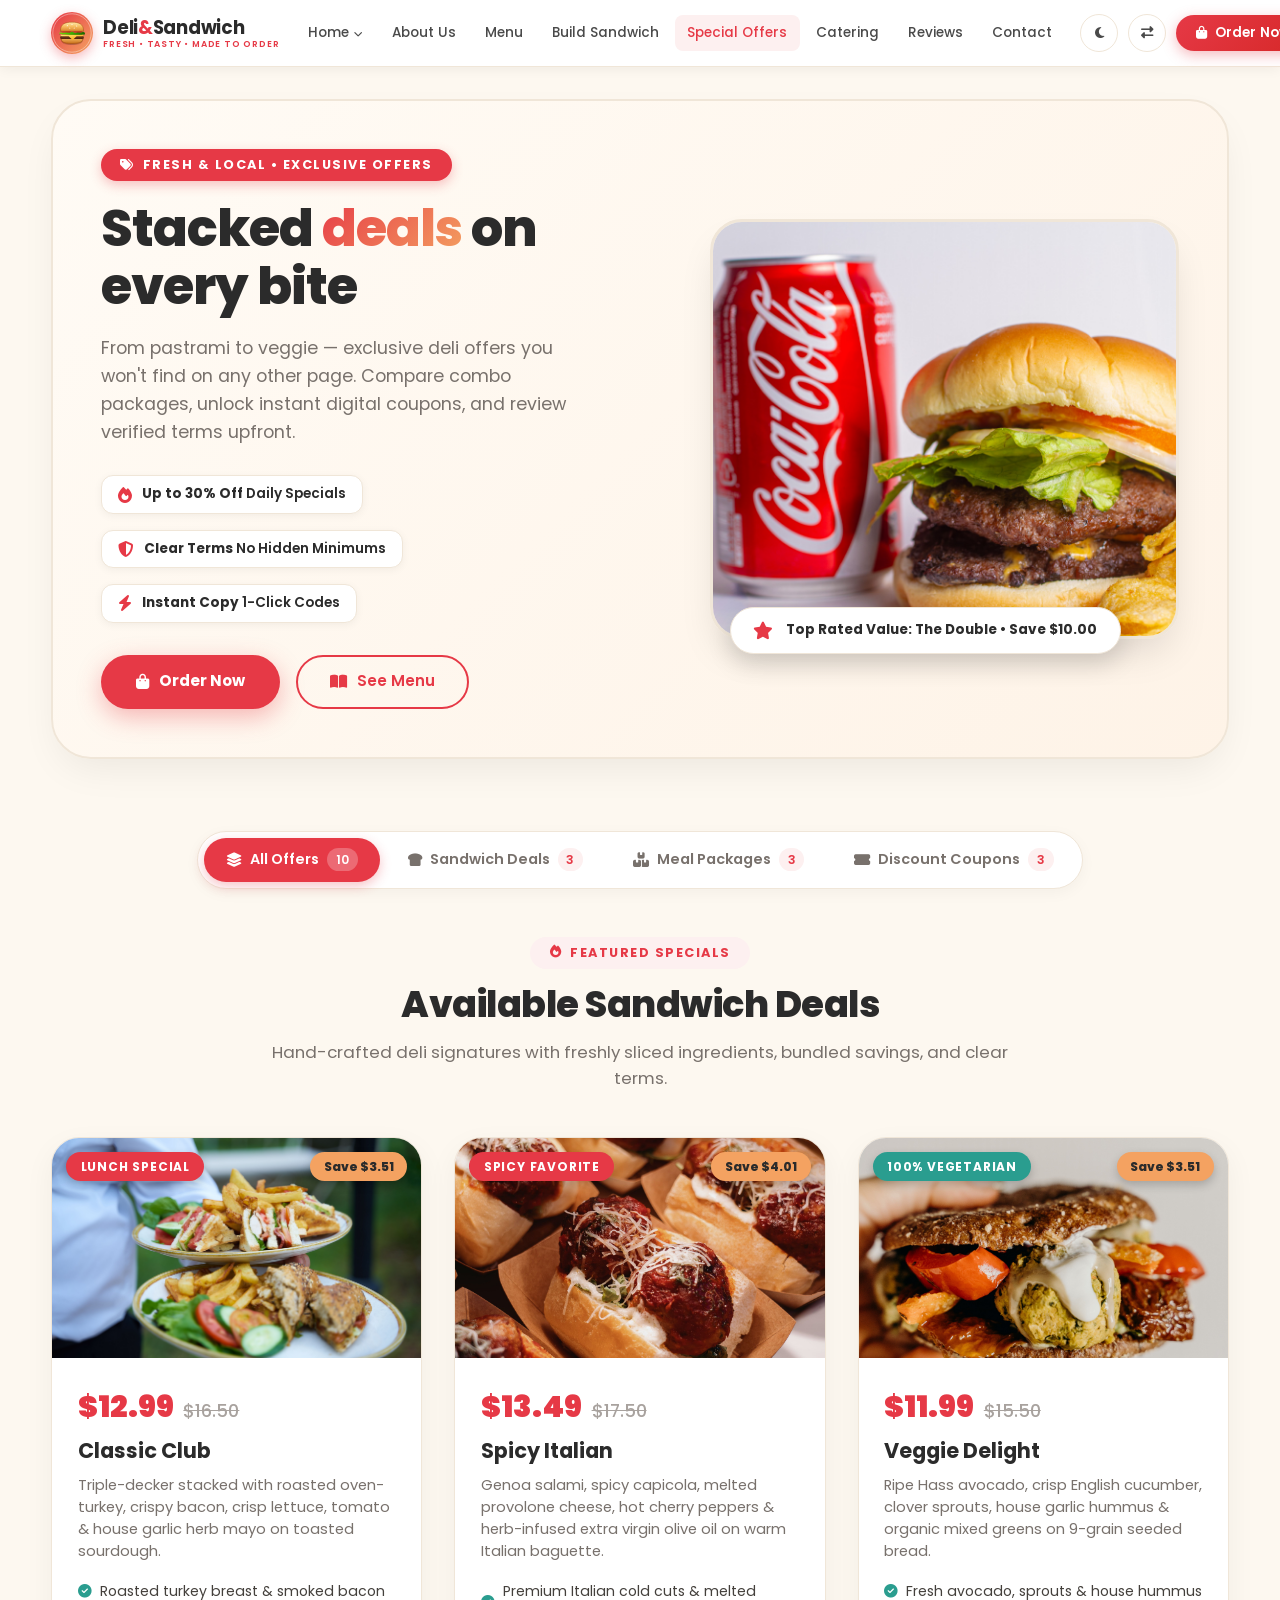
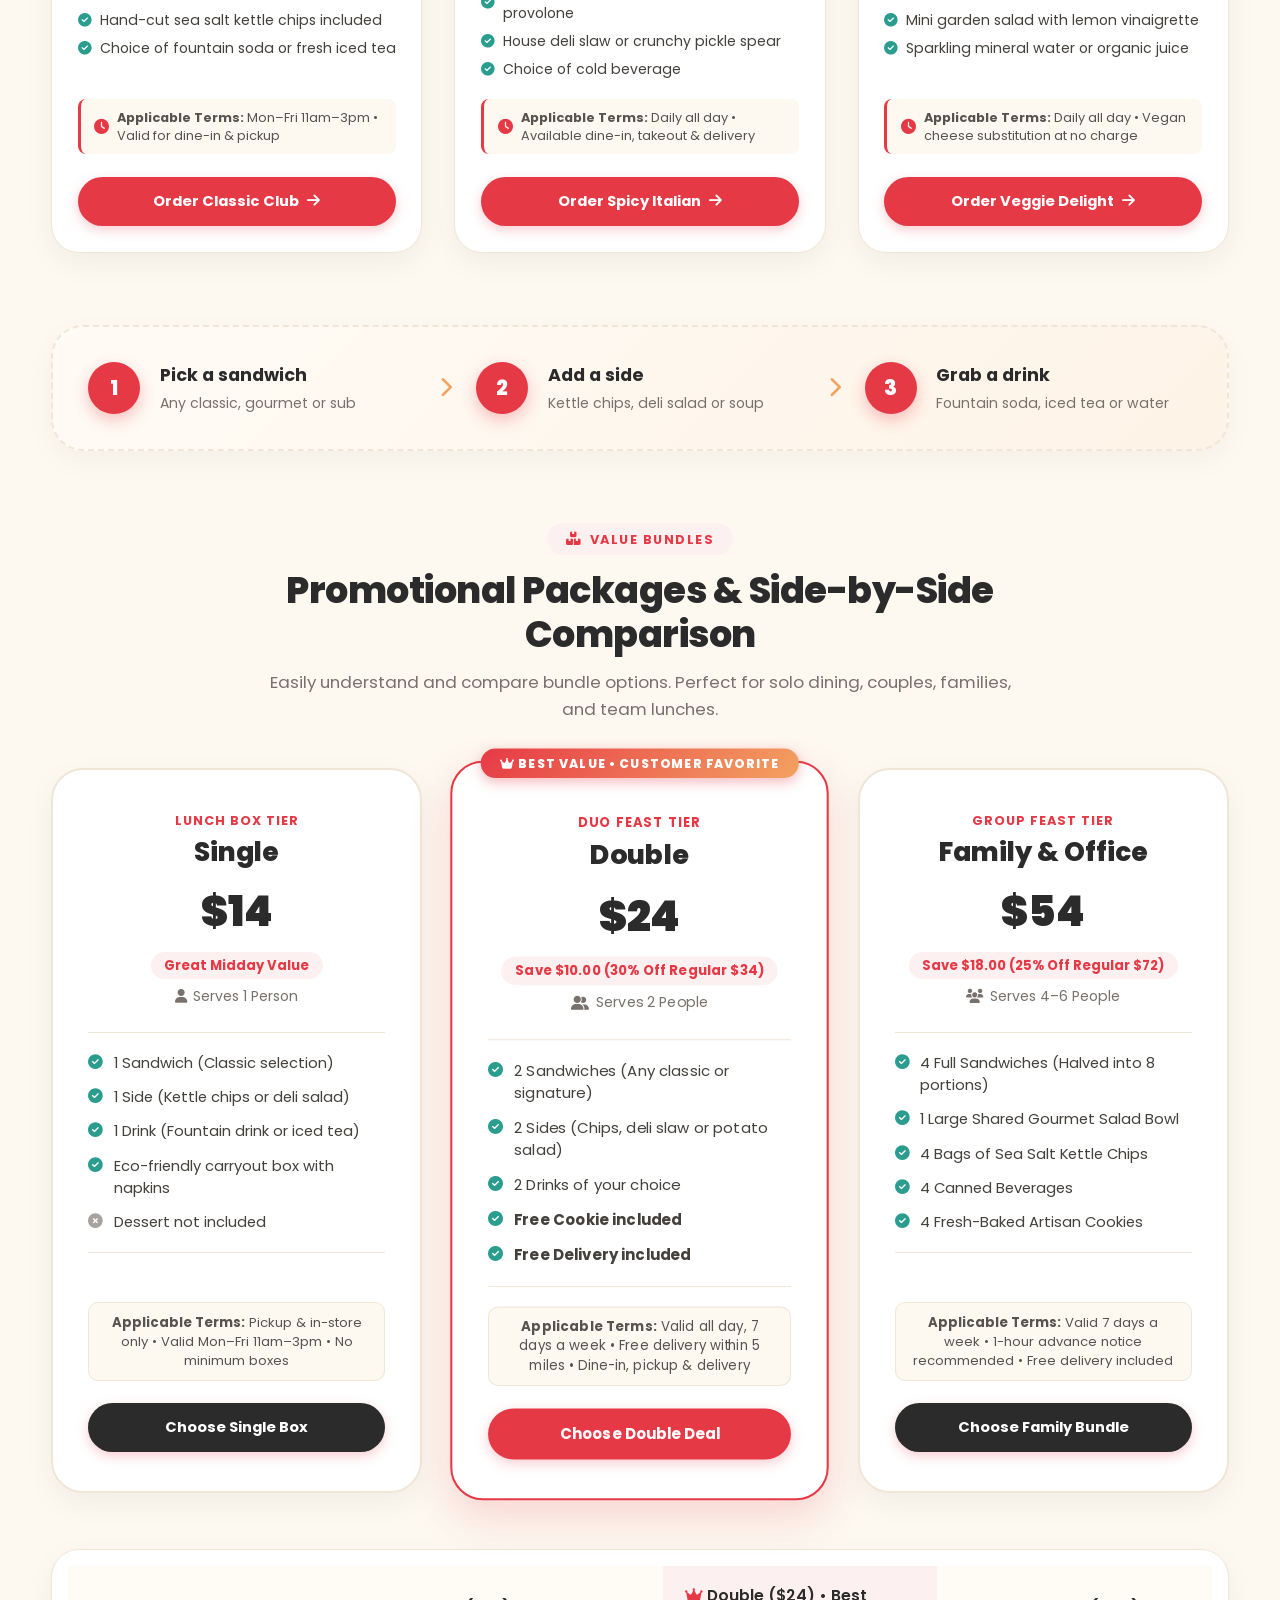
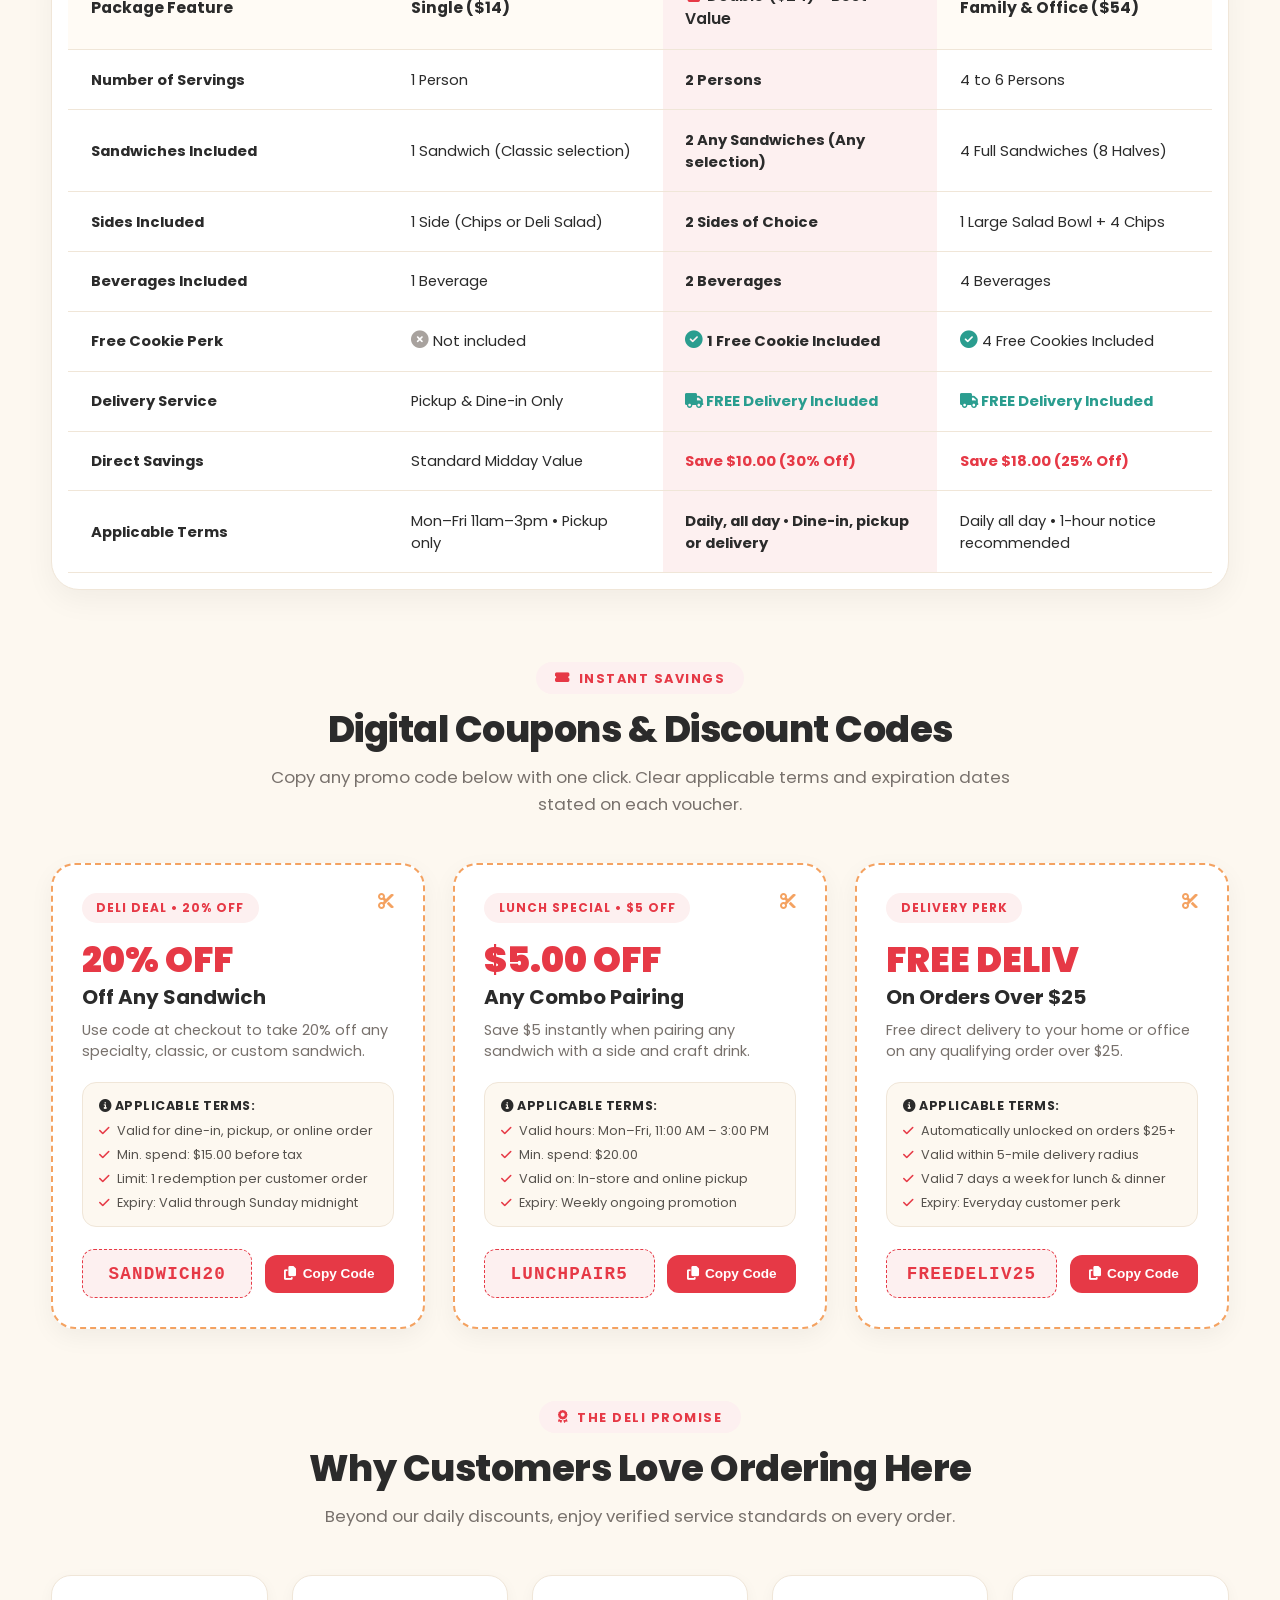
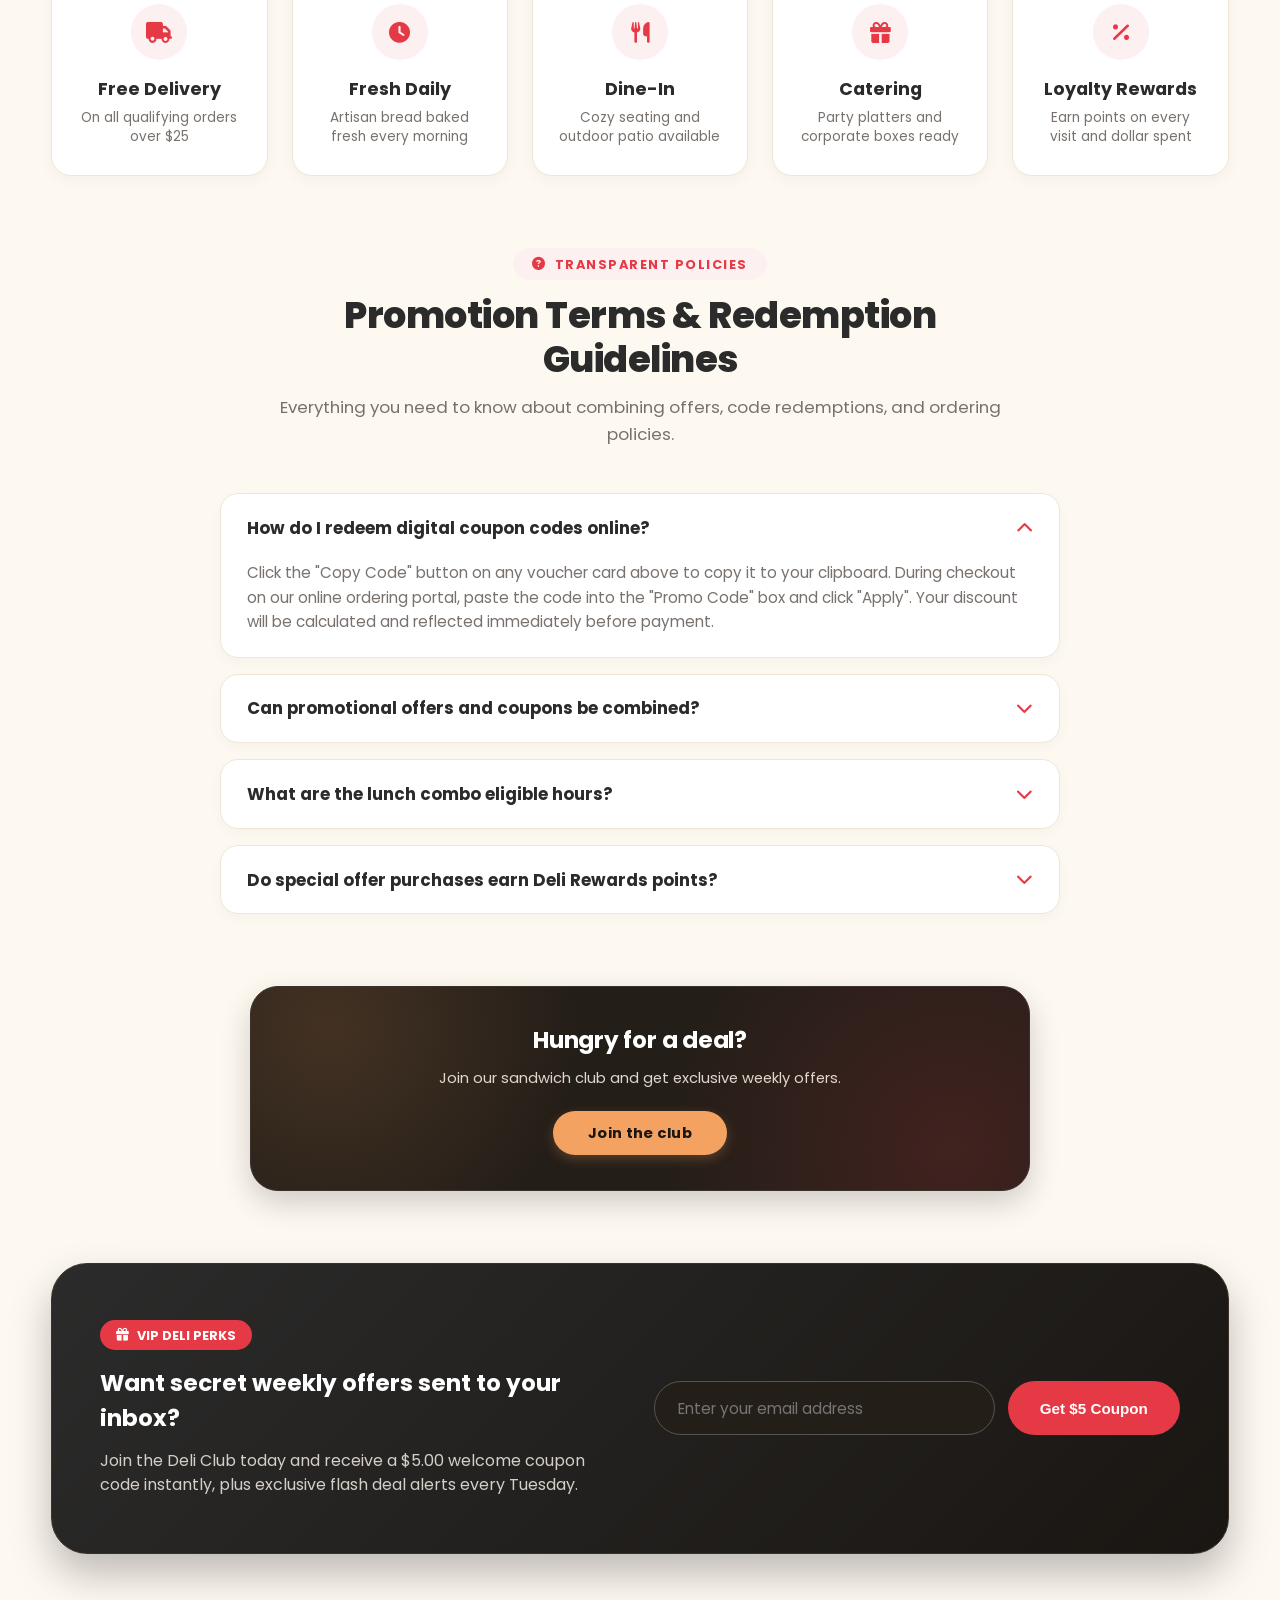
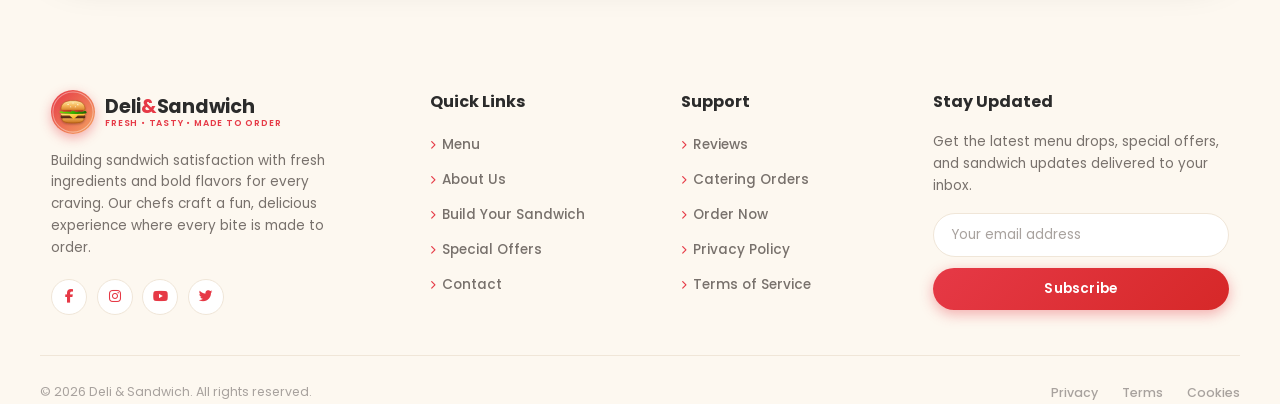
<file: special offers.html>
<!DOCTYPE html>
<html lang="en">
<head>
  <meta charset="UTF-8">
  <meta name="viewport" content="width=device-width, initial-scale=1.0">
  <title>Deli & Sandwich Shop · Special Offers</title>
  <!-- Favicon -->
  <link rel="icon" type="image/svg+xml" href="favicon.svg">
  <link rel="icon" type="image/png" sizes="32x32" href="favicon-32x32.png">
  <link rel="icon" type="image/png" sizes="16x16" href="favicon-16x16.png">
  <link rel="apple-touch-icon" sizes="180x180" href="apple-touch-icon.png">
  <link rel="shortcut icon" href="favicon.ico">
  <!-- Font Awesome for icons -->
  <link rel="stylesheet" href="https://cdnjs.cloudflare.com/ajax/libs/font-awesome/6.5.1/css/all.min.css">
  <!-- Google Fonts: Poppins -->
  <link rel="preconnect" href="https://fonts.googleapis.com">
  <link rel="preconnect" href="https://fonts.gstatic.com" crossorigin>
  <link href="https://fonts.googleapis.com/css2?family=Poppins:wght@400;500;600;700;800;900&display=swap" rel="stylesheet">
  <style>
    /* ============================================================
       RESET & BASE
    ============================================================ */
    * {
      margin: 0;
      padding: 0;
      box-sizing: border-box;
    }

    html {
      scroll-behavior: smooth;
    }

    body {
      font-family: 'Poppins', system-ui, -apple-system, sans-serif;
      background: #fdf8f0;
      color: #2b2b2b;
      line-height: 1.5;
      min-height: 100vh;
      display: flex;
      flex-direction: column;
      transition: background 0.3s, color 0.3s;
      overflow-x: hidden;
    }

    /* ============================================================
       DARK MODE
    ============================================================ */
    body.dark {
      background: #1a1612;
      color: #f0e8de;
    }

    body.dark .navbar {
      background: #241e18;
      border-bottom-color: #3a322a;
      box-shadow: 0 2px 12px rgba(0, 0, 0, 0.5);
    }

    body.dark .logo-text,
    body.dark .footer-logo-text {
      color: #f0e8de;
    }

    body.dark .nav-link {
      color: #c9bdb0;
    }

    body.dark .nav-link:hover,
    body.dark .nav-link.active {
      color: #e63946;
      background: rgba(230, 57, 70, 0.12);
    }

    body.dark .nav-link.home-pill {
      background: rgba(230, 57, 70, 0.15);
      color: #e63946;
    }

    body.dark .dropdown-menu {
      background: #241e18;
      border-color: #3a322a;
      box-shadow: 0 12px 30px rgba(0, 0, 0, 0.6);
    }

    body.dark .dropdown-menu a {
      color: #c9bdb0;
    }

    body.dark .dropdown-menu a:hover {
      background: #3a322a;
      color: #e63946;
    }

    body.dark .toggle-btn {
      border-color: #3a322a;
      color: #c9bdb0;
      background: #241e18;
    }

    body.dark .toggle-btn:hover {
      background: #3a322a;
      border-color: #e63946;
      color: #e63946;
    }

    body.dark .mobile-menu {
      background: #241e18;
      border-top-color: #3a322a;
    }

    body.dark .mobile-nav-link {
      color: #c9bdb0;
      border-bottom-color: #3a322a;
    }

    body.dark .mobile-nav-link:hover {
      color: #e63946;
    }

    body.dark .mobile-dropdown-menu {
      background: #2c241e;
    }

    body.dark .mobile-dropdown-menu a {
      color: #c9bdb0;
    }

    body.dark .mobile-dropdown-menu a:hover {
      background: #3a322a;
      color: #e63946;
    }

    body.dark .hamburger span {
      background: #f0e8de;
    }

    body.dark .footer {
      background: #241e18;
      border-top-color: #3a322a;
      color: #f0e8de;
    }

    body.dark .footer-heading {
      color: #f0e8de;
    }

    body.dark .footer-description,
    body.dark .footer-newsletter p {
      color: #a89888;
    }

    body.dark .footer-links a {
      color: #a89888;
    }

    body.dark .footer-links a:hover {
      color: #e63946;
    }

    body.dark .footer-bottom {
      border-top-color: #3a322a;
    }

    body.dark .footer-copyright,
    body.dark .footer-bottom-links a {
      color: #7a6a5c;
    }

    body.dark .social-icon {
      background: #241e18;
      border-color: #3a322a;
      color: #e63946;
    }

    body.dark .social-icon:hover {
      background: #e63946;
      border-color: #e63946;
      color: #ffffff;
    }

    body.dark .newsletter-input {
      background: #1a1612;
      border-color: #3a322a;
      color: #f0e8de;
    }

    body.dark .newsletter-input::placeholder {
      color: #7a6a5c;
    }

    /* ============================================================
       NAVBAR
    ============================================================ */
    .navbar {
      display: flex;
      align-items: center;
      justify-content: space-between;
      flex-wrap: nowrap;
      padding: 0.75rem clamp(1.5rem, 4vw, 3.5rem);
      background: #ffffff;
      box-shadow: 0 2px 12px rgba(0, 0, 0, 0.06);
      border-bottom: 1px solid #f0e6d8;
      position: sticky;
      top: 0;
      z-index: 1000;
      gap: 1rem;
      white-space: nowrap;
      transition: background 0.3s, border-color 0.3s, box-shadow 0.3s;
    }

    .logo {
      display: flex;
      align-items: center;
      gap: 10px;
      text-decoration: none;
      flex-shrink: 0;
    }

    
    .logo-icon img, .footer-logo-icon img, .logo-mark-img {
      width: 100%;
      height: 100%;
      display: block;
      object-fit: cover;
    }
    .logo:hover .logo-icon, .footer-logo:hover .footer-logo-icon {
      transform: scale(1.08) rotate(-3deg);
      box-shadow: 0 6px 16px rgba(230, 57, 70, 0.45);
    }
    
    .logo-icon {
      width: 42px;
      height: 42px;
      background: linear-gradient(135deg, #e63946 0%, #f4a261 100%);
      border-radius: 50%;
      display: flex;
      align-items: center;
      justify-content: center;
      color: #ffffff;
      font-size: 1.15rem;
      box-shadow: 0 4px 12px rgba(230, 57, 70, 0.35);
      flex-shrink: 0;
    }

    .logo-text-wrapper {
      display: flex;
      flex-direction: column;
      line-height: 1.15;
    }

    .logo-text {
      font-size: 1.15rem;
      font-weight: 700;
      color: #2b2b2b;
      letter-spacing: -0.3px;
      transition: color 0.3s;
    }

    .logo-text span {
      color: #e63946;
    }

    .logo-sub {
      font-size: 0.55rem;
      font-weight: 600;
      color: #e63946;
      letter-spacing: 0.8px;
      text-transform: uppercase;
    }

    /* ---------- DESKTOP MENU ---------- */
    .nav-menu {
      display: flex;
      align-items: center;
      gap: 0.2rem;
      list-style: none;
      margin: 0;
      padding: 0;
      flex-wrap: nowrap;
      overflow: visible;
    }

    .nav-menu > li {
      position: relative;
      flex-shrink: 0;
    }

    .nav-link {
      text-decoration: none;
      color: #4a4a4a;
      font-weight: 500;
      font-size: 0.85rem;
      padding: 0.5rem 0.8rem;
      border-radius: 8px;
      transition: color 0.15s, background 0.15s;
      display: inline-flex;
      align-items: center;
      gap: 5px;
      cursor: pointer;
      background: none;
      border: none;
      font-family: inherit;
    }

    .nav-link:hover,
    .nav-link.active {
      color: #e63946;
      background: #fdf0f0;
    }

    .nav-link i.fa-chevron-down {
      font-size: 0.55rem;
      transition: transform 0.2s;
      margin-top: 2px;
    }

    .dropdown:hover .nav-link i.fa-chevron-down,
    .dropdown:focus-within .nav-link i.fa-chevron-down {
      transform: rotate(180deg);
    }

    .nav-link.home-pill {
      background: #fdf0f0;
      color: #e63946;
      font-weight: 600;
    }

    .badge {
      background: #e63946;
      color: #ffffff;
      font-size: 0.55rem;
      font-weight: 700;
      padding: 2px 5px;
      border-radius: 30px;
      margin-left: 3px;
      letter-spacing: 0.2px;
      line-height: 1.3;
      display: inline-block;
      vertical-align: middle;
    }

    /* ---------- DROPDOWN (Only Home now) ---------- */
    .dropdown-menu {
      position: absolute;
      top: 100%;
      left: 0;
      min-width: 180px;
      background: #ffffff;
      border-radius: 10px;
      box-shadow: 0 12px 30px rgba(0, 0, 0, 0.12);
      border: 1px solid #f0e6d8;
      padding: 0.4rem 0;
      list-style: none;
      margin: 0;
      opacity: 0;
      visibility: hidden;
      transform: translateY(6px);
      transition: opacity 0.18s ease, transform 0.18s ease, visibility 0.18s, background 0.3s, border-color 0.3s;
      z-index: 200;
    }

    .dropdown:hover .dropdown-menu,
    .dropdown:focus-within .dropdown-menu {
      opacity: 1;
      visibility: visible;
      transform: translateY(0);
    }

    .dropdown-menu li {
      white-space: nowrap;
    }

    .dropdown-menu a {
      display: block;
      padding: 0.55rem 1.1rem;
      text-decoration: none;
      color: #4a4a4a;
      font-size: 0.85rem;
      font-weight: 500;
      transition: background 0.12s, color 0.12s;
    }

    .dropdown-menu a:hover {
      background: #fdf0f0;
      color: #e63946;
    }

    /* ---------- RIGHT SIDE ---------- */
    .nav-right {
      display: flex;
      align-items: center;
      gap: 0.6rem;
      flex-shrink: 0;
    }

    .toggle-btn {
      display: inline-flex;
      align-items: center;
      justify-content: center;
      width: 38px;
      height: 38px;
      padding: 0;
      border-radius: 50%;
      border: 1.5px solid #f0e6d8;
      background: #ffffff;
      color: #4a4a4a;
      font-size: 0.92rem;
      cursor: pointer;
      transition: all 0.2s;
      white-space: nowrap;
      flex-shrink: 0;
    }

    .toggle-btn:hover {
      background: #fdf0f0;
      border-color: #e63946;
      color: #e63946;
    }

    .toggle-btn i {
      font-size: 0.78rem;
    }

    .order-btn {
      display: inline-flex;
      align-items: center;
      gap: 7px;
      padding: 0.5rem 1.3rem;
      border-radius: 30px;
      border: none;
      background: linear-gradient(135deg, #e63946 0%, #d62828 100%);
      color: #ffffff;
      font-family: inherit;
      font-weight: 600;
      font-size: 0.83rem;
      cursor: pointer;
      transition: transform 0.15s, box-shadow 0.2s;
      box-shadow: 0 4px 14px rgba(230, 57, 70, 0.35);
      white-space: nowrap;
      letter-spacing: 0.2px;
    }

    .order-btn:hover {
      transform: translateY(-1px);
      box-shadow: 0 6px 20px rgba(230, 57, 70, 0.45);
    }

    .order-btn:active {
      transform: scale(0.97);
    }

    .order-btn i {
      font-size: 0.8rem;
    }

    /* ---------- HAMBURGER ---------- */
    .hamburger {
      display: none;
      flex-direction: column;
      justify-content: center;
      align-items: center;
      gap: 5px;
      width: 40px;
      height: 40px;
      background: none;
      border: 1.5px solid #f0e6d8;
      border-radius: 10px;
      cursor: pointer;
      padding: 0;
      transition: all 0.2s;
      flex-shrink: 0;
    }

    .hamburger:hover {
      background: #fdf0f0;
      border-color: #e63946;
    }

    .hamburger span {
      display: block;
      width: 20px;
      height: 2px;
      background: #2b2b2b;
      border-radius: 2px;
      transition: all 0.3s;
    }

    .hamburger.active span:nth-child(1) {
      transform: translateY(7px) rotate(45deg);
    }

    .hamburger.active span:nth-child(2) {
      opacity: 0;
    }

    .hamburger.active span:nth-child(3) {
      transform: translateY(-7px) rotate(-45deg);
    }

    /* ---------- MOBILE MENU PANEL ---------- */
    .mobile-menu {
      display: none;
      position: fixed;
      top: 68px;
      left: 0;
      right: 0;
      bottom: 0;
      background: #ffffff;
      border-top: 1px solid #f0e6d8;
      overflow-y: auto;
      padding: 1rem 1.2rem 2rem;
      z-index: 999;
      transition: background 0.3s, border-color 0.3s;
      -webkit-overflow-scrolling: touch;
    }

    .mobile-menu.open {
      display: block;
      animation: slideDown 0.25s ease;
    }

    @keyframes slideDown {
      from { opacity: 0; transform: translateY(-10px); }
      to   { opacity: 1; transform: translateY(0); }
    }

    .mobile-nav-list {
      list-style: none;
      display: flex;
      flex-direction: column;
      gap: 0;
      margin-bottom: 1.5rem;
    }

    .mobile-nav-list > li {
      border-bottom: 1px solid #f0e6d8;
    }

    .mobile-nav-link {
      display: flex;
      align-items: center;
      justify-content: space-between;
      padding: 0.95rem 0.2rem;
      text-decoration: none;
      color: #2b2b2b;
      font-weight: 500;
      font-size: 0.95rem;
      background: none;
      border: none;
      font-family: inherit;
      width: 100%;
      text-align: left;
      cursor: pointer;
      transition: color 0.15s;
    }

    .mobile-nav-link:hover {
      color: #e63946;
    }

    .mobile-nav-link .badge {
      margin-left: auto;
      margin-right: 0.5rem;
    }

    .mobile-nav-link i.fa-chevron-down {
      font-size: 0.7rem;
      transition: transform 0.25s;
      color: #888;
    }

    .mobile-nav-link.open i.fa-chevron-down {
      transform: rotate(180deg);
    }

    .mobile-dropdown-menu {
      list-style: none;
      background: #fdf8f0;
      border-radius: 8px;
      margin: 0 0 0.5rem 0;
      padding: 0;
      max-height: 0;
      overflow: hidden;
      transition: max-height 0.3s ease, padding 0.3s ease;
    }

    .mobile-dropdown-menu.open {
      max-height: 300px;
      padding: 0.3rem 0;
    }

    .mobile-dropdown-menu a {
      display: block;
      padding: 0.7rem 1rem;
      text-decoration: none;
      color: #4a4a4a;
      font-size: 0.88rem;
      font-weight: 500;
      transition: background 0.12s, color 0.12s;
      border-radius: 6px;
    }

    .mobile-dropdown-menu a:hover {
      background: #fdf0f0;
      color: #e63946;
    }

    .mobile-toggles {
      display: flex;
      gap: 0.6rem;
      margin-bottom: 1rem;
      flex-wrap: wrap;
    }

    .mobile-toggles .toggle-btn {
      width: 42px;
      height: 42px;
      border-radius: 50%;
      flex: 0 0 42px;
      min-width: 42px;
      padding: 0;
      font-size: 1rem;
      justify-content: center;
    }

    .mobile-order-btn {
      display: flex;
      align-items: center;
      justify-content: center;
      gap: 8px;
      width: 100%;
      padding: 0.9rem 1.5rem;
      border-radius: 30px;
      border: none;
      background: linear-gradient(135deg, #e63946 0%, #d62828 100%);
      color: #ffffff;
      font-family: inherit;
      font-weight: 600;
      font-size: 0.95rem;
      cursor: pointer;
      transition: transform 0.15s, box-shadow 0.2s;
      box-shadow: 0 4px 14px rgba(230, 57, 70, 0.35);
      letter-spacing: 0.2px;
      text-decoration: none;
      margin-top: 0.8rem;
      color: #ffffff;
    }

    .mobile-order-btn:hover {
      transform: translateY(-1px);
      box-shadow: 0 6px 20px rgba(230, 57, 70, 0.45);
      text-decoration: none;
      color: #ffffff;
    }

    .mobile-order-btn:active {
      transform: scale(0.97);
    }

    /* ============================================================
       MAIN CONTENT – SPECIAL OFFERS PAGE
    ============================================================ */
    .offers-page {
      flex: 1;
      width: 100%;
      max-width: 1320px;
      margin: 0 auto;
      padding:  2rem clamp(1.5rem, 4vw, 3.5rem) 4rem;
    }

    .offers-section {
      margin-bottom: 5rem;
      position: relative;
    }

    
    
    /* ============================================================
       SPECIAL OFFERS REDESIGN - HIGH CONVERTING, COHESIVE & ACCESSIBLE
    ============================================================ */
    .offers-page {
      flex: 1;
      width: 100%;
      max-width: 1320px;
      margin: 0 auto;
      padding:  2rem clamp(1.5rem, 4vw, 3.5rem) 4rem;
    }

    .offers-section {
      margin-bottom: 4.5rem;
      position: relative;
    }

    .section-header-wrap {
      text-align: center;
      max-width: 760px;
      margin: 0 auto 2.8rem;
    }

    .section-subtitle-pill {
      display: inline-flex;
      align-items: center;
      gap: 0.5rem;
      font-size: 0.8rem;
      font-weight: 700;
      letter-spacing: 1.5px;
      text-transform: uppercase;
      color: #e63946;
      background: #fdf0f0;
      padding: 0.4rem 1.2rem;
      border-radius: 50px;
      margin-bottom: 0.8rem;
    }

    body.dark .section-subtitle-pill {
      background: rgba(230, 57, 70, 0.15);
      color: #f4a261;
    }

    .section-header-wrap h2 {
      font-size: 2.3rem;
      font-weight: 800;
      color: #2b2b2b;
      line-height: 1.2;
      margin-bottom: 0.8rem;
      letter-spacing: -0.5px;
    }

    body.dark .section-header-wrap h2 {
      color: #f0e8de;
    }

    .section-header-wrap p {
      font-size: 1.05rem;
      color: #78716c;
      line-height: 1.6;
    }

    body.dark .section-header-wrap p {
      color: #a89888;
    }

    /* ---------- HERO SECTION (Consistent 540px Height) ---------- */
    .hero-board {
      display: flex;
      flex-wrap: wrap;
      align-items: center;
      justify-content: space-between;
      gap: 2.5rem;
      background: linear-gradient(135deg, #fffbf5 0%, #fef3e7 100%);
      border-radius: 40px;
      padding: 3rem;
      box-shadow: 0 16px 40px -10px rgba(0, 0, 0, 0.08);
      border: 2px solid #f0e6d8;
      min-height: 540px;
      transition: background 0.3s, border-color 0.3s, box-shadow 0.3s;
    }

    body.dark .hero-board {
      background: linear-gradient(135deg, #1a1612 0%, #241e18 100%);
      border-color: #3a322a;
      box-shadow: 0 20px 40px -12px rgba(0, 0, 0, 0.6);
    }

    .hero-board-text {
      flex: 1 1 480px;
    }

    .hero-board-text .badge-offer {
      display: inline-flex;
      align-items: center;
      gap: 0.5rem;
      background: #e63946;
      color: #ffffff;
      font-weight: 700;
      font-size: 0.8rem;
      letter-spacing: 1.5px;
      text-transform: uppercase;
      padding: 0.4rem 1.2rem;
      border-radius: 40px;
      margin-bottom: 1.2rem;
      box-shadow: 0 4px 12px rgba(230, 57, 70, 0.3);
    }

    .hero-board-text h1 {
      font-size: 3.2rem;
      font-weight: 800;
      color: #2b2b2b;
      line-height: 1.12;
      margin-bottom: 1.2rem;
      letter-spacing: -1px;
    }

    body.dark .hero-board-text h1 {
      color: #f0e8de;
    }

    .hero-board-text h1 span {
      background: linear-gradient(135deg, #e63946 0%, #f4a261 100%);
      -webkit-background-clip: text;
      -webkit-text-fill-color: transparent;
      background-clip: text;
    }

    .hero-board-text p {
      font-size: 1.1rem;
      line-height: 1.6;
      margin-bottom: 1.8rem;
      max-width: 500px;
      color: #78716c;
    }

    body.dark .hero-board-text p {
      color: #a89888;
    }

    .hero-stats-row {
      display: flex;
      flex-wrap: wrap;
      gap: 1rem;
      margin-bottom: 2rem;
    }

    .hero-stat-chip {
      display: inline-flex;
      align-items: center;
      gap: 0.6rem;
      background: #ffffff;
      padding: 0.5rem 1rem;
      border-radius: 12px;
      font-size: 0.85rem;
      font-weight: 600;
      color: #2b2b2b;
      box-shadow: 0 2px 8px rgba(0, 0, 0, 0.05);
      border: 1px solid #f0e6d8;
    }

    body.dark .hero-stat-chip {
      background: #241e18;
      color: #f0e8de;
      border-color: #3a322a;
    }

    .hero-stat-chip i {
      color: #e63946;
      font-size: 1rem;
    }

    .hero-board-buttons {
      display: flex;
      gap: 1rem;
      flex-wrap: wrap;
    }

    .hero-btn-primary {
      background: #e63946;
      color: #ffffff !important;
      padding: 0.9rem 2.2rem;
      border-radius: 50px;
      font-weight: 700;
      font-size: 0.95rem;
      display: inline-flex;
      align-items: center;
      gap: 0.6rem;
      text-decoration: none;
      box-shadow: 0 8px 24px rgba(230, 57, 70, 0.35);
      transition: all 0.25s ease;
    }

    .hero-btn-primary:hover {
      background: #d62828;
      transform: translateY(-2px);
      box-shadow: 0 12px 28px rgba(230, 57, 70, 0.45);
    }

    .hero-btn-secondary {
      background: transparent;
      border: 2px solid #e63946;
      color: #e63946 !important;
      padding: 0.85rem 2rem;
      border-radius: 50px;
      font-weight: 600;
      font-size: 0.95rem;
      display: inline-flex;
      align-items: center;
      gap: 0.6rem;
      text-decoration: none;
      transition: all 0.25s ease;
    }

    .hero-btn-secondary:hover {
      background: #fdf0f0;
      transform: translateY(-2px);
    }

    body.dark .hero-btn-secondary:hover {
      background: rgba(230, 57, 70, 0.15);
    }

    .hero-board-visual {
      flex: 1 1 380px;
      max-width: 480px;
      position: relative;
    }

    .hero-board-image {
      width: 100%;
      height: 420px;
      max-height: 420px;
      border-radius: 32px;
      overflow: hidden;
      border: 3px solid #f0e6d8;
      box-shadow: 0 20px 40px -12px rgba(0, 0, 0, 0.15);
      position: relative;
    }

    body.dark .hero-board-image {
      border-color: #3a322a;
      box-shadow: 0 20px 40px -12px rgba(0, 0, 0, 0.6);
    }

    .hero-board-image img {
      width: 100%;
      height: 100%;
      object-fit: cover;
      object-position: center;
      transition: transform 0.5s ease;
    }

    .hero-board-image:hover img {
      transform: scale(1.04);
    }

    .hero-floating-pill {
      position: absolute;
      bottom: -15px;
      left: 20px;
      background: #ffffff;
      padding: 0.75rem 1.4rem;
      border-radius: 50px;
      box-shadow: 0 10px 25px rgba(0, 0, 0, 0.15);
      border: 1px solid #f0e6d8;
      display: flex;
      align-items: center;
      gap: 0.8rem;
      font-size: 0.85rem;
      font-weight: 700;
      color: #2b2b2b;
      z-index: 2;
    }

    body.dark .hero-floating-pill {
      background: #241e18;
      border-color: #3a322a;
      color: #f0e8de;
    }

    .hero-floating-pill i {
      color: #e63946;
      font-size: 1.1rem;
    }

    /* ---------- FILTER TABS ---------- */
    .filter-bar-container {
      display: flex;
      justify-content: center;
      margin-bottom: 3rem;
    }

    .filter-tabs {
      display: inline-flex;
      background: #ffffff;
      padding: 0.4rem;
      border-radius: 60px;
      border: 1px solid #f0e6d8;
      box-shadow: 0 4px 15px rgba(0, 0, 0, 0.04);
      gap: 0.3rem;
      flex-wrap: wrap;
    }

    body.dark .filter-tabs {
      background: #241e18;
      border-color: #3a322a;
    }

    .filter-btn {
      padding: 0.65rem 1.4rem;
      border-radius: 40px;
      font-size: 0.9rem;
      font-weight: 600;
      border: none;
      background: transparent;
      color: #78716c;
      cursor: pointer;
      display: inline-flex;
      align-items: center;
      gap: 0.5rem;
      transition: all 0.2s ease;
      font-family: inherit;
    }

    body.dark .filter-btn {
      color: #a89888;
    }

    .filter-btn.active,
    .filter-btn:hover {
      background: #e63946;
      color: #ffffff;
      box-shadow: 0 4px 12px rgba(230, 57, 70, 0.3);
    }

    .filter-btn .count-badge {
      background: rgba(255, 255, 255, 0.25);
      padding: 0.15rem 0.55rem;
      border-radius: 20px;
      font-size: 0.75rem;
    }

    .filter-btn:not(.active) .count-badge {
      background: #fdf0f0;
      color: #e63946;
    }

    body.dark .filter-btn:not(.active) .count-badge {
      background: rgba(230, 57, 70, 0.15);
      color: #f4a261;
    }

    /* ---------- 1. DIGITAL COUPON VOUCHERS ---------- */
    .coupons-grid {
      display: grid;
      grid-template-columns: repeat(auto-fit, minmax(340px, 1fr));
      gap: 1.8rem;
    }

    .coupon-card {
      background: #ffffff;
      border-radius: 24px;
      border: 2px dashed #f4a261;
      padding: 1.8rem;
      position: relative;
      box-shadow: 0 8px 24px rgba(0, 0, 0, 0.05);
      display: flex;
      flex-direction: column;
      justify-content: space-between;
      transition: transform 0.25s, box-shadow 0.25s;
    }

    body.dark .coupon-card {
      background: #241e18;
      border-color: #e63946;
      box-shadow: 0 8px 24px rgba(0, 0, 0, 0.4);
    }

    .coupon-card:hover {
      transform: translateY(-4px);
      box-shadow: 0 16px 32px rgba(230, 57, 70, 0.15);
    }

    .coupon-top {
      display: flex;
      justify-content: space-between;
      align-items: flex-start;
      margin-bottom: 1.2rem;
    }

    .coupon-badge {
      font-size: 0.75rem;
      font-weight: 700;
      text-transform: uppercase;
      letter-spacing: 1px;
      color: #e63946;
      background: #fdf0f0;
      padding: 0.35rem 0.9rem;
      border-radius: 30px;
    }

    body.dark .coupon-badge {
      background: rgba(230, 57, 70, 0.15);
      color: #f4a261;
    }

    .coupon-discount-val {
      font-size: 2.2rem;
      font-weight: 900;
      color: #e63946;
      line-height: 1;
      margin-bottom: 0.3rem;
    }

    .coupon-title {
      font-size: 1.25rem;
      font-weight: 700;
      color: #2b2b2b;
      margin-bottom: 0.5rem;
    }

    body.dark .coupon-title {
      color: #f0e8de;
    }

    .coupon-desc {
      font-size: 0.9rem;
      color: #78716c;
      line-height: 1.5;
      margin-bottom: 1.2rem;
    }

    body.dark .coupon-desc {
      color: #a89888;
    }

    .coupon-terms-box {
      background: #fdf8f0;
      border: 1px solid #f0e6d8;
      border-radius: 14px;
      padding: 0.85rem 1rem;
      margin-bottom: 1.4rem;
      font-size: 0.8rem;
      color: #57534e;
    }

    body.dark .coupon-terms-box {
      background: #1a1612;
      border-color: #3a322a;
      color: #a89888;
    }

    .coupon-terms-box strong {
      display: block;
      color: #2b2b2b;
      font-size: 0.78rem;
      margin-bottom: 0.35rem;
      text-transform: uppercase;
      letter-spacing: 0.5px;
    }

    body.dark .coupon-terms-box strong {
      color: #f0e8de;
    }

    .coupon-terms-list {
      list-style: none;
      padding: 0;
      margin: 0;
      display: flex;
      flex-direction: column;
      gap: 0.3rem;
    }

    .coupon-terms-list li {
      display: flex;
      align-items: center;
      gap: 0.45rem;
    }

    .coupon-terms-list li i {
      color: #e63946;
      font-size: 0.75rem;
    }

    .coupon-action-row {
      display: flex;
      align-items: center;
      gap: 0.8rem;
    }

    .coupon-code-pill {
      flex: 1;
      background: #fdf0f0;
      border: 1.5px dashed #e63946;
      color: #e63946;
      font-family: monospace;
      font-size: 1.1rem;
      font-weight: 700;
      padding: 0.65rem 1rem;
      border-radius: 12px;
      text-align: center;
      letter-spacing: 1.2px;
    }

    body.dark .coupon-code-pill {
      background: rgba(230, 57, 70, 0.12);
      border-color: #f4a261;
      color: #f4a261;
    }

    .copy-coupon-btn {
      background: #e63946;
      color: #ffffff;
      border: none;
      padding: 0.7rem 1.2rem;
      border-radius: 12px;
      font-size: 0.85rem;
      font-weight: 600;
      cursor: pointer;
      display: inline-flex;
      align-items: center;
      gap: 0.4rem;
      transition: all 0.2s;
      white-space: nowrap;
    }

    .copy-coupon-btn:hover {
      background: #d62828;
      transform: scale(1.02);
    }

    .copy-coupon-btn.copied {
      background: #2a9d8f;
    }

    /* ---------- 2. AVAILABLE DEALS & COMBOS GRID ---------- */
    .deals-grid {
      display: grid;
      grid-template-columns: repeat(auto-fit, minmax(340px, 1fr));
      gap: 2rem;
    }

    .deal-card {
      background: #ffffff;
      border-radius: 28px;
      overflow: hidden;
      border: 1.5px solid #f0e6d8;
      box-shadow: 0 10px 30px rgba(0, 0, 0, 0.05);
      display: flex;
      flex-direction: column;
      transition: transform 0.3s ease, box-shadow 0.3s ease;
    }

    body.dark .deal-card {
      background: #241e18;
      border-color: #3a322a;
      box-shadow: 0 10px 30px rgba(0, 0, 0, 0.4);
    }

    .deal-card:hover {
      transform: translateY(-6px);
      box-shadow: 0 18px 40px rgba(230, 57, 70, 0.15);
    }

    .deal-card-visual {
      height: 220px;
      position: relative;
      overflow: hidden;
    }

    .deal-card-visual img {
      width: 100%;
      height: 100%;
      object-fit: cover;
      transition: transform 0.5s ease;
    }

    .deal-card:hover .deal-card-visual img {
      transform: scale(1.06);
    }

    .deal-badge-ribbon {
      position: absolute;
      top: 14px;
      left: 14px;
      background: #e63946;
      color: #ffffff;
      font-size: 0.75rem;
      font-weight: 700;
      text-transform: uppercase;
      letter-spacing: 0.8px;
      padding: 0.35rem 0.9rem;
      border-radius: 30px;
      box-shadow: 0 4px 10px rgba(0, 0, 0, 0.2);
    }

    .deal-savings-ribbon {
      position: absolute;
      top: 14px;
      right: 14px;
      background: #f4a261;
      color: #2b2b2b;
      font-size: 0.75rem;
      font-weight: 800;
      padding: 0.35rem 0.85rem;
      border-radius: 30px;
      box-shadow: 0 4px 10px rgba(0, 0, 0, 0.2);
    }

    .deal-card-body {
      padding: 1.6rem;
      display: flex;
      flex-direction: column;
      flex: 1;
      justify-content: space-between;
    }

    .deal-pricing-row {
      display: flex;
      align-items: baseline;
      gap: 0.6rem;
      margin-bottom: 0.5rem;
    }

    .deal-price-now {
      font-size: 1.9rem;
      font-weight: 900;
      color: #e63946;
    }

    .deal-price-was {
      font-size: 1.1rem;
      color: #a8a29e;
      text-decoration: line-through;
      font-weight: 500;
    }

    .deal-card-title {
      font-size: 1.3rem;
      font-weight: 700;
      color: #2b2b2b;
      margin-bottom: 0.6rem;
      line-height: 1.3;
    }

    body.dark .deal-card-title {
      color: #f0e8de;
    }

    .deal-card-desc {
      font-size: 0.92rem;
      color: #78716c;
      line-height: 1.5;
      margin-bottom: 1.2rem;
    }

    body.dark .deal-card-desc {
      color: #a89888;
    }

    .deal-inclusions-list {
      list-style: none;
      padding: 0;
      margin: 0 0 1.2rem;
      display: flex;
      flex-direction: column;
      gap: 0.45rem;
      font-size: 0.88rem;
      color: #44403c;
    }

    body.dark .deal-inclusions-list {
      color: #d6cfc7;
    }

    .deal-inclusions-list li {
      display: flex;
      align-items: center;
      gap: 0.5rem;
    }

    .deal-inclusions-list li i {
      color: #2a9d8f;
      font-size: 0.85rem;
    }

    .deal-terms-pill {
      background: #fdf8f0;
      border-left: 3px solid #e63946;
      padding: 0.6rem 0.85rem;
      border-radius: 8px;
      font-size: 0.8rem;
      color: #57534e;
      margin-bottom: 1.4rem;
      display: flex;
      align-items: center;
      gap: 0.5rem;
      line-height: 1.4;
    }

    body.dark .deal-terms-pill {
      background: #1a1612;
      color: #a89888;
    }

    .deal-terms-pill i {
      color: #e63946;
      font-size: 0.95rem;
      flex-shrink: 0;
    }

    .deal-order-btn {
      display: inline-flex;
      align-items: center;
      justify-content: center;
      gap: 0.5rem;
      width: 100%;
      background: #e63946;
      color: #ffffff !important;
      font-size: 0.92rem;
      font-weight: 700;
      padding: 0.85rem 1.4rem;
      border-radius: 40px;
      text-decoration: none;
      transition: all 0.25s ease;
      box-shadow: 0 4px 12px rgba(230, 57, 70, 0.25);
    }

    .deal-order-btn:hover {
      background: #d62828;
      transform: translateY(-2px);
      box-shadow: 0 6px 16px rgba(230, 57, 70, 0.35);
    }

    /* ---------- 3. 3-STEP COMBO BUILDER STRIP ---------- */
    .combo-builder-slab {
      background: linear-gradient(135deg, #fffbf5 0%, #fef3e7 100%);
      border: 2px dashed #f0e6d8;
      border-radius: 32px;
      padding: 2.2rem;
      display: flex;
      flex-wrap: wrap;
      align-items: center;
      justify-content: space-around;
      gap: 1.5rem;
      box-shadow: 0 10px 30px rgba(0, 0, 0, 0.04);
      margin-bottom: 4.5rem;
    }

    body.dark .combo-builder-slab {
      background: linear-gradient(135deg, #1a1612 0%, #241e18 100%);
      border-color: #3a322a;
    }

    .combo-step-unit {
      display: flex;
      align-items: center;
      gap: 1.2rem;
      flex: 1 1 240px;
    }

    .combo-step-num {
      width: 52px;
      height: 52px;
      border-radius: 50%;
      background: #e63946;
      color: #ffffff;
      font-size: 1.3rem;
      font-weight: 800;
      display: flex;
      align-items: center;
      justify-content: center;
      flex-shrink: 0;
      box-shadow: 0 6px 16px rgba(230, 57, 70, 0.3);
    }

    .combo-step-info h4 {
      font-size: 1.1rem;
      font-weight: 700;
      color: #2b2b2b;
      margin-bottom: 0.25rem;
    }

    body.dark .combo-step-info h4 {
      color: #f0e8de;
    }

    .combo-step-info p {
      font-size: 0.88rem;
      color: #78716c;
    }

    body.dark .combo-step-info p {
      color: #a89888;
    }

    .combo-divider-arrow {
      color: #f4a261;
      font-size: 1.3rem;
    }

    @media (max-width: 768px) {
      .combo-divider-arrow { display: none; }
    }

    /* ---------- 4. PROMOTIONAL PACKAGES & COMPARISON ---------- */
    .packages-grid {
      display: grid;
      grid-template-columns: repeat(auto-fit, minmax(320px, 1fr));
      gap: 2rem;
      margin-bottom: 3.5rem;
    }

    .package-card {
      background: #ffffff;
      border-radius: 32px;
      border: 2px solid #f0e6d8;
      padding: 2.4rem 2.2rem;
      box-shadow: 0 10px 30px rgba(0, 0, 0, 0.05);
      position: relative;
      display: flex;
      flex-direction: column;
      justify-content: space-between;
      transition: transform 0.3s ease, border-color 0.3s ease;
    }

    body.dark .package-card {
      background: #241e18;
      border-color: #3a322a;
      box-shadow: 0 10px 30px rgba(0, 0, 0, 0.5);
    }

    .package-card.highlighted {
      border-color: #e63946;
      box-shadow: 0 16px 40px rgba(230, 57, 70, 0.18);
      transform: scale(1.02);
    }

    .package-popular-tag {
      position: absolute;
      top: -14px;
      left: 50%;
      transform: translateX(-50%);
      background: linear-gradient(135deg, #e63946, #f4a261);
      color: #ffffff;
      font-size: 0.75rem;
      font-weight: 800;
      letter-spacing: 1px;
      text-transform: uppercase;
      padding: 0.35rem 1.2rem;
      border-radius: 30px;
      box-shadow: 0 4px 12px rgba(230, 57, 70, 0.35);
      white-space: nowrap;
    }

    .package-header {
      margin-bottom: 1.5rem;
      text-align: center;
    }

    .package-tier-label {
      font-size: 0.8rem;
      font-weight: 700;
      color: #e63946;
      text-transform: uppercase;
      letter-spacing: 1px;
      margin-bottom: 0.4rem;
    }

    .package-name {
      font-size: 1.65rem;
      font-weight: 800;
      color: #2b2b2b;
      margin-bottom: 0.6rem;
    }

    body.dark .package-name {
      color: #f0e8de;
    }

    .package-price-wrap {
      display: flex;
      align-items: baseline;
      justify-content: center;
      gap: 0.5rem;
      margin-bottom: 0.5rem;
    }

    .package-price {
      font-size: 2.6rem;
      font-weight: 900;
      color: #2b2b2b;
    }

    body.dark .package-price {
      color: #ffffff;
    }

    .package-savings-chip {
      display: inline-block;
      background: #fdf0f0;
      color: #e63946;
      font-weight: 700;
      font-size: 0.82rem;
      padding: 0.25rem 0.85rem;
      border-radius: 20px;
    }

    body.dark .package-savings-chip {
      background: rgba(230, 57, 70, 0.15);
      color: #f4a261;
    }

    .package-servings-badge {
      display: inline-flex;
      align-items: center;
      gap: 0.4rem;
      font-size: 0.88rem;
      color: #78716c;
      margin-top: 0.4rem;
    }

    body.dark .package-servings-badge {
      color: #a89888;
    }

    .package-features-list {
      list-style: none;
      padding: 1.2rem 0;
      margin: 1.2rem 0;
      display: flex;
      flex-direction: column;
      gap: 0.75rem;
      font-size: 0.92rem;
      color: #44403c;
      border-top: 1px solid #f0e6d8;
      border-bottom: 1px solid #f0e6d8;
    }

    body.dark .package-features-list {
      color: #d6cfc7;
      border-color: #3a322a;
    }

    .package-features-list li {
      display: flex;
      align-items: flex-start;
      gap: 0.65rem;
    }

    .package-features-list li i {
      color: #2a9d8f;
      margin-top: 3px;
    }

    .package-terms-note {
      font-size: 0.82rem;
      color: #57534e;
      line-height: 1.45;
      margin-bottom: 1.4rem;
      text-align: center;
      background: #fdf8f0;
      padding: 0.6rem 0.9rem;
      border-radius: 10px;
      border: 1px solid #f0e6d8;
    }

    body.dark .package-terms-note {
      background: #1a1612;
      border-color: #3a322a;
      color: #a89888;
    }

    /* Comparison Table */
    .compare-table-wrapper {
      background: #ffffff;
      border-radius: 28px;
      border: 1.5px solid #f0e6d8;
      box-shadow: 0 10px 30px rgba(0, 0, 0, 0.05);
      overflow-x: auto;
      padding: 1rem;
    }

    body.dark .compare-table-wrapper {
      background: #241e18;
      border-color: #3a322a;
      box-shadow: 0 10px 30px rgba(0, 0, 0, 0.4);
    }

    .compare-table {
      width: 100%;
      border-collapse: collapse;
      text-align: left;
      font-size: 0.92rem;
    }

    .compare-table th,
    .compare-table td {
      padding: 1.15rem 1.4rem;
      border-bottom: 1px solid #f0e6d8;
    }

    body.dark .compare-table th,
    body.dark .compare-table td {
      border-color: #3a322a;
    }

    .compare-table th {
      font-size: 0.98rem;
      font-weight: 700;
      color: #2b2b2b;
      background: #fffbf5;
    }

    body.dark .compare-table th {
      background: #1a1612;
      color: #f0e8de;
    }

    .compare-table th.highlight-col,
    .compare-table td.highlight-col {
      background: #fdf0f0;
      font-weight: 600;
      color: #2b2b2b;
    }

    body.dark .compare-table th.highlight-col,
    body.dark .compare-table td.highlight-col {
      background: rgba(230, 57, 70, 0.08);
      color: #f0e8de;
    }

    .compare-table td i.fa-check-circle {
      color: #2a9d8f;
      font-size: 1.1rem;
    }

    .compare-table td i.fa-times-circle {
      color: #a8a29e;
      font-size: 1.1rem;
    }

    /* ---------- 5. PERKS & SERVICE GUARANTEES STRIP ---------- */
    .perks-strip {
      display: grid;
      grid-template-columns: repeat(auto-fit, minmax(200px, 1fr));
      gap: 1.5rem;
      margin-bottom: 4.5rem;
    }

    .perk-card {
      background: #ffffff;
      border-radius: 20px;
      padding: 1.8rem 1.5rem;
      text-align: center;
      border: 1px solid #f0e6d8;
      box-shadow: 0 4px 15px rgba(0, 0, 0, 0.04);
      transition: transform 0.25s, box-shadow 0.25s;
    }

    body.dark .perk-card {
      background: #241e18;
      border-color: #3a322a;
    }

    .perk-card:hover {
      transform: translateY(-4px);
      box-shadow: 0 10px 25px rgba(230, 57, 70, 0.12);
      border-color: #f4a261;
    }

    .perk-icon {
      width: 56px;
      height: 56px;
      border-radius: 50%;
      background: #fdf0f0;
      color: #e63946;
      font-size: 1.3rem;
      display: inline-flex;
      align-items: center;
      justify-content: center;
      margin-bottom: 1rem;
    }

    body.dark .perk-icon {
      background: rgba(230, 57, 70, 0.15);
      color: #f4a261;
    }

    .perk-card h4 {
      font-size: 1.1rem;
      font-weight: 700;
      color: #2b2b2b;
      margin-bottom: 0.35rem;
    }

    body.dark .perk-card h4 {
      color: #f0e8de;
    }

    .perk-card p {
      font-size: 0.85rem;
      color: #78716c;
      line-height: 1.4;
    }

    body.dark .perk-card p {
      color: #a89888;
    }

    /* ---------- 6. TERMS & FAQ ACCORDION ---------- */
    .terms-accordion {
      max-width: 840px;
      margin: 0 auto;
      display: flex;
      flex-direction: column;
      gap: 1rem;
    }

    .accordion-item {
      background: #ffffff;
      border-radius: 18px;
      border: 1px solid #f0e6d8;
      overflow: hidden;
      box-shadow: 0 4px 14px rgba(0, 0, 0, 0.03);
      transition: border-color 0.25s, box-shadow 0.25s;
    }

    body.dark .accordion-item {
      background: #241e18;
      border-color: #3a322a;
    }

    .accordion-header {
      width: 100%;
      text-align: left;
      background: transparent;
      border: none;
      padding: 1.3rem 1.6rem;
      font-size: 1.05rem;
      font-weight: 700;
      color: #2b2b2b;
      cursor: pointer;
      display: flex;
      justify-content: space-between;
      align-items: center;
      font-family: inherit;
      transition: color 0.2s;
    }

    body.dark .accordion-header {
      color: #f0e8de;
    }

    .accordion-header:hover {
      color: #e63946;
    }

    .accordion-header i {
      transition: transform 0.3s ease;
      color: #e63946;
    }

    .accordion-item.active .accordion-header i {
      transform: rotate(180deg);
    }

    .accordion-content {
      max-height: 0;
      overflow: hidden;
      transition: max-height 0.35s ease, padding 0.35s ease;
      padding: 0 1.6rem;
      font-size: 0.95rem;
      line-height: 1.6;
      color: #78716c;
    }

    body.dark .accordion-content {
      color: #a89888;
    }

    .accordion-item.active .accordion-content {
      max-height: 200px;
      padding: 0 1.6rem 1.4rem;
    }

    /* ---------- 7. VIP REWARDS BANNER ---------- */
    .vip-banner {
      background: linear-gradient(135deg, #2b2b2b 0%, #1a1612 100%);
      border-radius: 36px;
      padding: 3.5rem 3rem;
      color: #ffffff;
      display: flex;
      flex-wrap: wrap;
      align-items: center;
      justify-content: space-between;
      gap: 2rem;
      box-shadow: 0 20px 40px rgba(0, 0, 0, 0.25);
      border: 1px solid #3a322a;
    }

    .vip-text {
      flex: 1 1 450px;
    }

    .vip-tag {
      display: inline-flex;
      align-items: center;
      gap: 0.5rem;
      background: #e63946;
      color: #ffffff;
      font-size: 0.8rem;
      font-weight: 700;
      text-transform: uppercase;
      padding: 0.35rem 1rem;
      border-radius: 30px;
      margin-bottom: 1rem;
    }

    /* ---------- 7. CTA SLAB (SANDWICH CLUB — DECREASED LABEL SIZE) ---------- */
    .cta-slab {
      background: #241e18;
      color: #fff7ed;
      border-radius: 28px;
      padding: 2.2rem 2rem;
      text-align: center;
      background-image: radial-gradient(circle at 10% 20%, rgba(244, 162, 97, 0.15) 0%, transparent 35%),
                        radial-gradient(circle at 90% 80%, rgba(230, 57, 70, 0.15) 0%, transparent 40%);
      position: relative;
      overflow: hidden;
      border: 1px solid #3a322a;
      max-width: 780px;
      margin: 0 auto;
      box-shadow: 0 12px 30px rgba(0, 0, 0, 0.18);
      transition: background 0.3s, border-color 0.3s;
    }

    body.dark .cta-slab {
      background: #1e1914;
      border-color: #3a322a;
    }

    .cta-slab h2,
    .cta-slab .cta-label {
      font-size: 1.45rem; /* Decreased label size: balanced & proportional */
      font-weight: 700;
      margin-bottom: 0.6rem;
      letter-spacing: -0.01em;
      color: #ffffff;
    }

    .cta-slab p {
      font-size: 0.92rem;
      opacity: 0.92;
      max-width: 480px;
      margin: 0 auto 1.3rem;
      color: #f0e6dd;
      line-height: 1.6;
    }

    .cta-slab .btn-gold {
      background: #f4a261;
      color: #1a1612;
      border: none;
      padding: 0.7rem 2.2rem;
      border-radius: 40px;
      font-weight: 700;
      font-size: 0.92rem;
      cursor: pointer;
      transition: all 0.25s ease;
      letter-spacing: 0.3px;
      font-family: inherit;
      display: inline-block;
      text-decoration: none;
      box-shadow: 0 4px 12px rgba(244, 162, 97, 0.25);
    }

    .cta-slab .btn-gold:hover {
      background: #e63946;
      color: #ffffff;
      transform: translateY(-2px);
      box-shadow: 0 8px 20px rgba(230, 57, 70, 0.35);
    }

    .vip-text h2 {
      font-size: 1.45rem; /* Decreased label size */
      font-weight: 700;
      margin-bottom: 0.8rem;
    }

    .vip-text p {
      font-size: 1rem;
      color: #d6cfc7;
      line-height: 1.5;
    }

    .vip-action {
      display: flex;
      gap: 0.8rem;
      flex-wrap: wrap;
    }

    .vip-input {
      padding: 0.9rem 1.4rem;
      border-radius: 50px;
      border: 1px solid #57534e;
      background: #241e18;
      color: #ffffff;
      font-size: 0.95rem;
      min-width: 260px;
      outline: none;
      font-family: inherit;
    }

    .vip-input:focus {
      border-color: #e63946;
    }

    .vip-submit-btn {
      background: #e63946;
      color: #ffffff;
      border: none;
      padding: 0.9rem 2rem;
      border-radius: 50px;
      font-weight: 700;
      font-size: 0.95rem;
      cursor: pointer;
      transition: all 0.2s;
    }

    .vip-submit-btn:hover {
      background: #d62828;
      transform: translateY(-2px);
    }

    /* ============================================================
       RESPONSIVE
    ============================================================ */
    @media (max-width: 1023px) {
      .navbar {
        padding: 0.55rem 1.2rem;
      }

      .nav-menu {
        display: none;
      }

      .nav-right .toggle-btn,
      .nav-right .order-btn {
        display: none;
      }

      .hamburger {
        display: flex;
      }

      .mobile-menu {
        display: none;
      }

      .mobile-menu.open {
        display: block;
      }

      .logo-text {
        font-size: 1.05rem;
      }

      .logo-sub {
        font-size: 0.5rem;
      }

      .footer-container {
        grid-template-columns: 1fr 1fr;
        gap: 2rem;
      }

      .hero-board-text h1 {
        font-size: 2.5rem;
      }

      .deal-duo {
        grid-template-columns: 1fr;
      }

      .deli-masonry {
        grid-template-columns: 1fr 1fr;
      }

      .masonry-item:nth-child(2) {
        grid-row: span 1;
      }

      .combo-strip {
        flex-direction: column;
        align-items: flex-start;
        border-radius: 40px;
        padding: 2rem;
      }

      .voucher-strip {
        flex-direction: column;
      }

      .cta-slab h2,
      .cta-slab .cta-label {
        font-size: 1.25rem; /* Decreased mobile label size */
      }
      .cta-slab {
        padding: 1.8rem 1.2rem;
      }

      .quote-cards {
        grid-template-columns: 1fr 1fr;
      }

      .split-image-text.reverse {
        flex-direction: row;
      }
    }

    @media (max-width: 767px) {
      .navbar {
        padding: 0.5rem 0.9rem;
      }

      .logo-icon {
        width: 36px;
        height: 36px;
        font-size: 1rem;
      }

      .logo-text {
        font-size: 1rem;
      }

      .logo-sub {
        font-size: 0.48rem;
      }

      .mobile-menu {
        top: 60px;
      }

      .offers-page {
        padding: 1rem 1rem 3rem;
      }

      .mobile-toggles .toggle-btn {
        flex: 1 1 100%;
        min-width: unset;
      }

      .footer {
        padding: 2.5rem 1.2rem 1.2rem;
      }

      .footer-container {
        grid-template-columns: 1fr;
        gap: 2rem;
      }

      .footer-bottom {
        flex-direction: column;
        text-align: center;
      }

      .footer-bottom-links {
        justify-content: center;
      }

      .hero-board {
        padding: 1.5rem;
      }

      .hero-board-image {
        max-width: 100%;
        height: 260px;
        max-height: 260px;
      }

      .deli-masonry {
        grid-template-columns: 1fr;
      }

      .quote-cards {
        grid-template-columns: 1fr;
      }

      .split-image-text,
      .split-image-text.reverse {
        flex-direction: column;
      }

      .split-text h2 {
        font-size: 1.8rem;
      }
    }

    @media (max-width: 400px) {
      .logo-text-wrapper {
        display: flex;
        flex-direction: column;
      }
      .logo-text {
        font-size: 0.95rem;
        white-space: nowrap;
      }
      .logo-sub {
        display: none;
      }

      .logo-icon {
        width: 38px;
        height: 38px;
        font-size: 1.1rem;
      }

      .mobile-menu {
        top: 56px;
      }

      .mobile-nav-link {
        font-size: 0.9rem;
        padding: 0.85rem 0.2rem;
      }

      .mobile-dropdown-menu a {
        font-size: 0.84rem;
      }
    }

    /* ---------- FOCUS STATES ---------- */
    .nav-link:focus-visible,
    .toggle-btn:focus-visible,
    .order-btn:focus-visible,
    .hamburger:focus-visible,
    .mobile-nav-link:focus-visible,
    .mobile-order-btn:focus-visible,
    .dropdown-menu a:focus-visible,
    .mobile-dropdown-menu a:focus-visible,
    .newsletter-btn:focus-visible,
    .newsletter-input:focus-visible,
    .social-icon:focus-visible,
    .footer-links a:focus-visible {
      outline: 2px solid #e63946;
      outline-offset: 2px;
      border-radius: 6px;
    }

    .mobile-menu::-webkit-scrollbar {
      width: 6px;
    }

    .mobile-menu::-webkit-scrollbar-thumb {
      background: #e63946;
      border-radius: 3px;
    }

    /* ============================================================
       RTL SUPPORT
    ============================================================ */
    [dir="rtl"] .navbar,
    [dir="rtl"] .footer {
      direction: rtl;
    }

    [dir="rtl"] .nav-menu {
      direction: rtl;
    }

    [dir="rtl"] .dropdown-menu {
      left: auto;
      right: 0;
    }

    [dir="rtl"] .nav-link i.fa-chevron-down {
      margin-top: 0;
    }

    [dir="rtl"] .badge {
      margin-left: 0;
      margin-right: 3px;
    }

    [dir="rtl"] .footer-links a:hover {
      transform: translateX(-3px);
    }

    [dir="rtl"] .footer-links a i.fa-chevron-right {
      transform: rotate(180deg);
    }

    [dir="rtl"] .mobile-nav-link {
      text-align: right;
    }

    [dir="rtl"] .mobile-nav-link .badge {
      margin-left: 0;
      margin-right: auto;
      margin-left: 0.5rem;
    }

    [dir="rtl"] .mobile-dropdown-menu a {
      text-align: right;
    }
  
    }

    /* ============================================================
       FOOTER (UNCHANGED)
    ============================================================ */
    .footer {
      background: #ffffff;
      border-top: 1px solid #f0e6d8;
      padding: 3.5rem 2rem 1.5rem;
      color: #2b2b2b;
      transition: background 0.3s, border-color 0.3s, color 0.3s;
    }

    .footer-container {
      max-width:  1320px;
      padding: 0 clamp(1.5rem, 4vw, 3.5rem);
      margin: 0 auto;
      display: grid;
      grid-template-columns: 1.6fr 1fr 1fr 1.4fr;
      gap: 2.5rem;
    }

    .footer-brand {
      display: flex;
      flex-direction: column;
      gap: 1rem;
    }

    .footer-logo {
      display: flex;
      align-items: center;
      gap: 10px;
      text-decoration: none;
    }

    .footer-logo-icon {
      width: 44px;
      height: 44px;
      background: linear-gradient(135deg, #e63946 0%, #f4a261 100%);
      border-radius: 50%;
      display: flex;
      align-items: center;
      justify-content: center;
      color: #ffffff;
      font-size: 1.2rem;
      box-shadow: 0 4px 12px rgba(230, 57, 70, 0.4);
      flex-shrink: 0;
    }

    .footer-logo-text-wrapper {
      display: flex;
      flex-direction: column;
      line-height: 1.15;
    }

    .footer-logo-text {
      font-size: 1.2rem;
      font-weight: 700;
      color: #2b2b2b;
      letter-spacing: -0.3px;
    }

    .footer-logo-text span {
      color: #e63946;
    }

    .footer-logo-sub {
      font-size: 0.55rem;
      font-weight: 600;
      color: #e63946;
      letter-spacing: 0.8px;
      text-transform: uppercase;
    }

    .footer-description {
      font-size: 0.85rem;
      color: #78716c;
      line-height: 1.6;
      max-width: 300px;
    }

    .social-icons {
      display: flex;
      gap: 0.6rem;
      margin-top: 0.3rem;
    }

    .social-icon {
      width: 36px;
      height: 36px;
      border-radius: 50%;
      background: #ffffff;
      border: 1.5px solid #f0e6d8;
      display: flex;
      align-items: center;
      justify-content: center;
      color: #e63946;
      font-size: 0.85rem;
      text-decoration: none;
      transition: all 0.2s;
    }

    .social-icon:hover {
      background: #e63946;
      border-color: #e63946;
      color: #ffffff;
      transform: translateY(-2px);
    }

    .footer-heading {
      font-size: 1rem;
      font-weight: 700;
      color: #2b2b2b;
      margin-bottom: 1.1rem;
    }

    .footer-links {
      list-style: none;
      display: flex;
      flex-direction: column;
      gap: 0.65rem;
    }

    .footer-links a {
      text-decoration: none;
      color: #78716c;
      font-size: 0.85rem;
      font-weight: 500;
      display: inline-flex;
      align-items: center;
      gap: 6px;
      transition: color 0.15s, transform 0.15s;
    }

    .footer-links a:hover {
      color: #e63946;
      transform: translateX(3px);
    }

    .footer-links a i {
      font-size: 0.55rem;
      color: #e63946;
    }

    .footer-newsletter {
      display: flex;
      flex-direction: column;
    }

    .footer-newsletter p {
      font-size: 0.85rem;
      color: #78716c;
      line-height: 1.6;
      margin-bottom: 1rem;
    }

    .newsletter-form {
      display: flex;
      flex-direction: column;
      gap: 0.7rem;
    }

    .newsletter-input {
      padding: 0.7rem 1.1rem;
      border-radius: 30px;
      border: 1.5px solid #f0e6d8;
      background: #ffffff;
      font-family: inherit;
      font-size: 0.85rem;
      color: #2b2b2b;
      outline: none;
      transition: border-color 0.2s, box-shadow 0.2s;
      width: 100%;
    }

    .newsletter-input::placeholder {
      color: #a8a29e;
    }

    .newsletter-input:focus {
      border-color: #e63946;
      box-shadow: 0 0 0 3px rgba(230, 57, 70, 0.15);
    }

    .newsletter-btn {
      padding: 0.7rem 1.5rem;
      border-radius: 30px;
      border: none;
      background: linear-gradient(135deg, #e63946 0%, #d62828 100%);
      color: #ffffff;
      font-family: inherit;
      font-weight: 600;
      font-size: 0.85rem;
      cursor: pointer;
      transition: transform 0.15s, box-shadow 0.2s;
      box-shadow: 0 4px 14px rgba(230, 57, 70, 0.4);
      letter-spacing: 0.2px;
      width: 100%;
    }

    .newsletter-btn:hover {
      transform: translateY(-1px);
      box-shadow: 0 6px 20px rgba(230, 57, 70, 0.5);
    }

    .newsletter-btn:active {
      transform: scale(0.97);
    }

    .footer-bottom {
      max-width: 1200px;
      margin: 2.5rem auto 0;
      padding-top: 1.5rem;
      border-top: 1px solid #f0e6d8;
      display: flex;
      align-items: center;
      justify-content: space-between;
      flex-wrap: wrap;
      gap: 0.8rem;
    }

    .footer-copyright {
      font-size: 0.78rem;
      color: #a8a29e;
    }

    .footer-bottom-links {
      display: flex;
      gap: 1.5rem;
      list-style: none;
    }

    .footer-bottom-links a {
      text-decoration: none;
      color: #a8a29e;
      font-size: 0.78rem;
      font-weight: 500;
      transition: color 0.15s;
    }

    .footer-bottom-links a:hover {
      color: #e63946;
    }

    /* ============================================================
       RTL SUPPORT
    ============================================================ */
    [dir="rtl"] .navbar,
    [dir="rtl"] .footer {
      direction: rtl;
    }

    [dir="rtl"] .nav-menu {
      direction: rtl;
    }

    [dir="rtl"] .dropdown-menu {
      left: auto;
      right: 0;
    }

    [dir="rtl"] .nav-link i.fa-chevron-down {
      margin-top: 0;
    }

    [dir="rtl"] .badge {
      margin-left: 0;
      margin-right: 3px;
    }

    [dir="rtl"] .footer-links a:hover {
      transform: translateX(-3px);
    }

    [dir="rtl"] .footer-links a i.fa-chevron-right {
      transform: rotate(180deg);
    }

    [dir="rtl"] .mobile-nav-link {
      text-align: right;
    }

    [dir="rtl"] .mobile-nav-link .badge {
      margin-left: 0;
      margin-right: auto;
      margin-left: 0.5rem;
    }

    [dir="rtl"] .mobile-dropdown-menu a {
      text-align: right;
    }

    /* ============================================================
       RESPONSIVE (Navbar & Footer only)
    ============================================================ */
    @media (max-width: 1023px) {
      .navbar { padding: 0.55rem 1.2rem; }
      .nav-menu { display: none; }
      .nav-right .toggle-btn, .nav-right .order-btn { display: none; }
      .hamburger { display: flex; }
      .mobile-menu { display: none; }
      .mobile-menu.open { display: block; }
      .logo-text { font-size: 1.05rem; }
      .logo-sub { font-size: 0.5rem; }
      .footer-container { grid-template-columns: 1fr 1fr; gap: 2rem; }
    }

</style>
  <link rel="stylesheet" href="auth-modal.css">
</head>
<body>

    <!-- ============================================================
       NAVBAR (IDENTICAL TO INDEX.HTML)
  ============================================================ -->
  <nav class="navbar" id="navbar">

    <a href="index.html" class="logo">
      <span class="logo-icon"><img src="favicon.svg" alt="Deli &amp; Sandwich Logo" class="logo-mark-img"></span>
      <span class="logo-text-wrapper">
        <span class="logo-text">Deli<span>&</span>Sandwich</span>
        <span class="logo-sub">Fresh • Tasty • Made to Order</span>
      </span>
    </a>

    <ul class="nav-menu">
      <li class="dropdown">
        <a href="index.html" class="nav-link">Home <i class="fas fa-chevron-down"></i></a>
        <ul class="dropdown-menu">
          <li><a href="index.html">Home 1 (Classic)</a></li>
          <li><a href="home2.html">Home 2 (Modern)</a></li>
        </ul>
      </li>
      <li><a href="about.html" class="nav-link">About Us</a></li>
      <li><a href="menu.html" class="nav-link">Menu</a></li>
      <li><a href="build your sandwich.html" class="nav-link">Build Sandwich</a></li>
      <li><a href="special offers.html" class="nav-link active">Special Offers</a></li>
      <li><a href="catering order.html" class="nav-link">Catering</a></li>
      <li><a href="reviews.html" class="nav-link">Reviews</a></li>
      <li><a href="contact.html" class="nav-link">Contact</a></li>
    </ul>

    <div class="nav-right">
      <button class="toggle-btn" id="darkToggleDesktop" aria-label="Toggle dark mode" title="Toggle dark mode"><i class="fas fa-moon"></i></button>
      <button class="toggle-btn" id="rtlToggleDesktop" aria-label="Toggle text direction" title="Toggle text direction"><i class="fas fa-right-left"></i></button>
      <a href="login.html" class="order-btn">
        <i class="fas fa-shopping-bag"></i> <span>Order Now</span>
      </a>
    </div>

    <button class="hamburger" id="hamburger" aria-label="Toggle navigation menu" aria-expanded="false">
      <span></span>
      <span></span>
      <span></span>
    </button>

  </nav>

  <!-- MOBILE MENU (IDENTICAL TO INDEX.HTML) -->
  <div class="mobile-menu" id="mobileMenu">
    <ul class="mobile-nav-list">
      <li class="mobile-dropdown">
        <button class="mobile-nav-link" data-dropdown="homeDropdownMobile" aria-expanded="false">
          Home <i class="fas fa-chevron-down"></i>
        </button>
        <ul class="mobile-dropdown-menu" id="homeDropdownMobile">
          <li><a href="index.html">Home 1 (Classic)</a></li>
          <li><a href="home2.html">Home 2 (Modern)</a></li>
        </ul>
      </li>
      <li><a href="about.html" class="mobile-nav-link">About Us</a></li>
      <li><a href="menu.html" class="mobile-nav-link">Menu</a></li>
      <li><a href="build your sandwich.html" class="mobile-nav-link">Build Sandwich</a></li>
      <li><a href="special offers.html" class="mobile-nav-link active">Special Offers</a></li>
      <li><a href="catering order.html" class="mobile-nav-link">Catering</a></li>
      <li><a href="reviews.html" class="mobile-nav-link">Reviews</a></li>
      <li><a href="contact.html" class="mobile-nav-link">Contact</a></li>
    </ul>
        <div class="mobile-toggles">
      <button class="toggle-btn" id="darkToggleMobile" aria-label="Toggle dark mode" title="Toggle dark mode"><i class="fas fa-moon"></i></button>
      <button class="toggle-btn" id="rtlToggleMobile" aria-label="Toggle text direction" title="Toggle text direction"><i class="fas fa-right-left"></i></button>
    </div>
    <a href="login.html" class="mobile-order-btn">
      <i class="fas fa-shopping-bag"></i> <span>Order Now</span>
    </a>
  </div><!-- ============================================================
       MAIN CONTENT – 9 UNIQUE SECTIONS
  ============================================================ -->
      <main class="offers-page">

    <!-- ========== HERO SANDWICH BOARD (540px Consistent Height) ========== -->
    <section class="offers-section" id="heroOffers">
      <div class="hero-board" id="heroBoard">
        <div class="hero-board-text">
          <div class="badge-offer"><i class="fas fa-tags"></i> FRESH & LOCAL &bull; EXCLUSIVE OFFERS</div>
          <h1>Stacked <span>deals</span> on every bite</h1>
          <p>
            From pastrami to veggie &mdash; exclusive deli offers you won't find on any other page. 
            Compare combo packages, unlock instant digital coupons, and review verified terms upfront.
          </p>

          <div class="hero-stats-row">
            <div class="hero-stat-chip">
              <i class="fas fa-fire"></i>
              <span><strong>Up to 30% Off</strong> Daily Specials</span>
            </div>
            <div class="hero-stat-chip">
              <i class="fas fa-shield-halved"></i>
              <span><strong>Clear Terms</strong> No Hidden Minimums</span>
            </div>
            <div class="hero-stat-chip">
              <i class="fas fa-bolt"></i>
              <span><strong>Instant Copy</strong> 1-Click Codes</span>
            </div>
          </div>

          <div class="hero-board-buttons">
            <a href="#dealsGridSection" class="hero-btn-primary">
              <i class="fas fa-shopping-bag"></i> Order Now
            </a>
            <a href="menu.html" class="hero-btn-secondary">
              <i class="fas fa-book-open"></i> See Menu
            </a>
          </div>
        </div>

        <div class="hero-board-visual">
          <div class="hero-board-image">
            <img src="image/The Classic Combo.jpg" alt="Stacked gourmet deli sandwich with fresh lettuce and heirloom tomatoes">
          </div>
          <div class="hero-floating-pill">
            <i class="fas fa-star"></i>
            <span>Top Rated Value: <strong>The Double &bull; Save $10.00</strong></span>
          </div>
        </div>
      </div>
    </section>

    <!-- ========== CATEGORY FILTER BAR ========== -->
    <div class="filter-bar-container">
      <div class="filter-tabs" role="tablist">
        <button class="filter-btn active" data-filter="all">
          <i class="fas fa-layer-group"></i> All Offers <span class="count-badge">10</span>
        </button>
        <button class="filter-btn" data-filter="deals">
          <i class="fas fa-bread-slice"></i> Sandwich Deals <span class="count-badge">3</span>
        </button>
        <button class="filter-btn" data-filter="packages">
          <i class="fas fa-boxes-stacked"></i> Meal Packages <span class="count-badge">3</span>
        </button>
        <button class="filter-btn" data-filter="coupons">
          <i class="fas fa-ticket-simple"></i> Discount Coupons <span class="count-badge">3</span>
        </button>
      </div>
    </div>

    <!-- ========== SECTION 1: AVAILABLE SANDWICH DEALS ========== -->
    <section class="offers-section offer-category-block" id="dealsGridSection" data-category="deals">
      <div class="section-header-wrap">
        <span class="section-subtitle-pill"><i class="fas fa-fire"></i> Featured Specials</span>
        <h2>Available Sandwich Deals</h2>
        <p>Hand-crafted deli signatures with freshly sliced ingredients, bundled savings, and clear terms.</p>
      </div>

      <div class="deals-grid">
        <!-- Deal 1: Classic Club -->
        <div class="deal-card">
          <div class="deal-card-visual">
            <img src="image/Classic Club.jpg" alt="Classic Club sandwich with roasted turkey, bacon, lettuce, and tomato">
            <span class="deal-badge-ribbon">Lunch Special</span>
            <span class="deal-savings-ribbon">Save $3.51</span>
          </div>
          <div class="deal-card-body">
            <div>
              <div class="deal-pricing-row">
                <span class="deal-price-now">$12.99</span>
                <span class="deal-price-was">$16.50</span>
              </div>
              <h3 class="deal-card-title">Classic Club</h3>
              <p class="deal-card-desc">Triple-decker stacked with roasted oven-turkey, crispy bacon, crisp lettuce, tomato & house garlic herb mayo on toasted sourdough.</p>
              
              <ul class="deal-inclusions-list">
                <li><i class="fas fa-check-circle"></i> Roasted turkey breast & smoked bacon</li>
                <li><i class="fas fa-check-circle"></i> Hand-cut sea salt kettle chips included</li>
                <li><i class="fas fa-check-circle"></i> Choice of fountain soda or fresh iced tea</li>
              </ul>
            </div>

            <div>
              <div class="deal-terms-pill">
                <i class="fas fa-clock"></i> <span><strong>Applicable Terms:</strong> Mon&ndash;Fri 11am&ndash;3pm &bull; Valid for dine-in & pickup</span>
              </div>
              <a href="login.html" class="deal-order-btn">
                <span>Order Classic Club</span> <i class="fas fa-arrow-right"></i>
              </a>
            </div>
          </div>
        </div>

        <!-- Deal 2: Spicy Italian -->
        <div class="deal-card">
          <div class="deal-card-visual">
            <img src="image/Italian Sub.jpg" alt="Spicy Italian sub with salami, capicola, provolone, and hot peppers">
            <span class="deal-badge-ribbon" style="background: #e63946;">Spicy Favorite</span>
            <span class="deal-savings-ribbon">Save $4.01</span>
          </div>
          <div class="deal-card-body">
            <div>
              <div class="deal-pricing-row">
                <span class="deal-price-now">$13.49</span>
                <span class="deal-price-was">$17.50</span>
              </div>
              <h3 class="deal-card-title">Spicy Italian</h3>
              <p class="deal-card-desc">Genoa salami, spicy capicola, melted provolone cheese, hot cherry peppers & herb-infused extra virgin olive oil on warm Italian baguette.</p>
              
              <ul class="deal-inclusions-list">
                <li><i class="fas fa-check-circle"></i> Premium Italian cold cuts & melted provolone</li>
                <li><i class="fas fa-check-circle"></i> House deli slaw or crunchy pickle spear</li>
                <li><i class="fas fa-check-circle"></i> Choice of cold beverage</li>
              </ul>
            </div>

            <div>
              <div class="deal-terms-pill">
                <i class="fas fa-clock"></i> <span><strong>Applicable Terms:</strong> Daily all day &bull; Available dine-in, takeout & delivery</span>
              </div>
              <a href="login.html" class="deal-order-btn">
                <span>Order Spicy Italian</span> <i class="fas fa-arrow-right"></i>
              </a>
            </div>
          </div>
        </div>

        <!-- Deal 3: Veggie Delight -->
        <div class="deal-card">
          <div class="deal-card-visual">
            <img src="image/Mediterranean Veggie.jpg" alt="Veggie Delight sandwich with avocado, cucumber, sprouts, and hummus">
            <span class="deal-badge-ribbon" style="background: #2a9d8f;">100% Vegetarian</span>
            <span class="deal-savings-ribbon">Save $3.51</span>
          </div>
          <div class="deal-card-body">
            <div>
              <div class="deal-pricing-row">
                <span class="deal-price-now">$11.99</span>
                <span class="deal-price-was">$15.50</span>
              </div>
              <h3 class="deal-card-title">Veggie Delight</h3>
              <p class="deal-card-desc">Ripe Hass avocado, crisp English cucumber, clover sprouts, house garlic hummus & organic mixed greens on 9-grain seeded bread.</p>
              
              <ul class="deal-inclusions-list">
                <li><i class="fas fa-check-circle"></i> Fresh avocado, sprouts & house hummus</li>
                <li><i class="fas fa-check-circle"></i> Mini garden salad with lemon vinaigrette</li>
                <li><i class="fas fa-check-circle"></i> Sparkling mineral water or organic juice</li>
              </ul>
            </div>

            <div>
              <div class="deal-terms-pill">
                <i class="fas fa-clock"></i> <span><strong>Applicable Terms:</strong> Daily all day &bull; Vegan cheese substitution at no charge</span>
              </div>
              <a href="login.html" class="deal-order-btn">
                <span>Order Veggie Delight</span> <i class="fas fa-arrow-right"></i>
              </a>
            </div>
          </div>
        </div>
      </div>
    </section>

    <!-- ========== SECTION 2: 3-STEP COMBO BUILDER STRIP ========== -->
    <div class="combo-builder-slab">
      <div class="combo-step-unit">
        <div class="combo-step-num">1</div>
        <div class="combo-step-info">
          <h4>Pick a sandwich</h4>
          <p>Any classic, gourmet or sub</p>
        </div>
      </div>
      <div class="combo-divider-arrow"><i class="fas fa-chevron-right"></i></div>
      <div class="combo-step-unit">
        <div class="combo-step-num">2</div>
        <div class="combo-step-info">
          <h4>Add a side</h4>
          <p>Kettle chips, deli salad or soup</p>
        </div>
      </div>
      <div class="combo-divider-arrow"><i class="fas fa-chevron-right"></i></div>
      <div class="combo-step-unit">
        <div class="combo-step-num">3</div>
        <div class="combo-step-info">
          <h4>Grab a drink</h4>
          <p>Fountain soda, iced tea or water</p>
        </div>
      </div>
    </div>

    <!-- ========== SECTION 3: PROMOTIONAL PACKAGES & COMPARISON ========== -->
    <section class="offers-section offer-category-block" id="packageCompareSection" data-category="packages">
      <div class="section-header-wrap">
        <span class="section-subtitle-pill"><i class="fas fa-boxes-stacked"></i> Value Bundles</span>
        <h2>Promotional Packages & Side-by-Side Comparison</h2>
        <p>Easily understand and compare bundle options. Perfect for solo dining, couples, families, and team lunches.</p>
      </div>

      <!-- 3 Tier Package Cards -->
      <div class="packages-grid">
        <!-- Package 1: Single -->
        <div class="package-card">
          <div>
            <div class="package-header">
              <span class="package-tier-label">Lunch Box Tier</span>
              <h3 class="package-name">Single</h3>
              <div class="package-price-wrap">
                <span class="package-price">$14</span>
              </div>
              <span class="package-savings-chip">Great Midday Value</span>
              <div class="package-servings-badge"><i class="fas fa-user"></i> Serves 1 Person</div>
            </div>

            <ul class="package-features-list">
              <li><i class="fas fa-check-circle"></i> 1 Sandwich (Classic selection)</li>
              <li><i class="fas fa-check-circle"></i> 1 Side (Kettle chips or deli salad)</li>
              <li><i class="fas fa-check-circle"></i> 1 Drink (Fountain drink or iced tea)</li>
              <li><i class="fas fa-check-circle"></i> Eco-friendly carryout box with napkins</li>
              <li><i class="fas fa-times-circle" style="color: #a8a29e;"></i> Dessert not included</li>
            </ul>
          </div>

          <div>
            <div class="package-terms-note">
              <strong>Applicable Terms:</strong> Pickup & in-store only &bull; Valid Mon&ndash;Fri 11am&ndash;3pm &bull; No minimum boxes
            </div>
            <a href="login.html" class="deal-order-btn" style="background: #2b2b2b;">
              Choose Single Box
            </a>
          </div>
        </div>

        <!-- Package 2: Double (Highlighted) -->
        <div class="package-card highlighted">
          <span class="package-popular-tag"><i class="fas fa-crown"></i> Best Value &bull; Customer Favorite</span>
          <div>
            <div class="package-header" style="margin-top: 0.5rem;">
              <span class="package-tier-label">Duo Feast Tier</span>
              <h3 class="package-name">Double</h3>
              <div class="package-price-wrap">
                <span class="package-price">$24</span>
              </div>
              <span class="package-savings-chip">Save $10.00 (30% Off Regular $34)</span>
              <div class="package-servings-badge"><i class="fas fa-user-group"></i> Serves 2 People</div>
            </div>

            <ul class="package-features-list">
              <li><i class="fas fa-check-circle"></i> 2 Sandwiches (Any classic or signature)</li>
              <li><i class="fas fa-check-circle"></i> 2 Sides (Chips, deli slaw or potato salad)</li>
              <li><i class="fas fa-check-circle"></i> 2 Drinks of your choice</li>
              <li><i class="fas fa-check-circle"></i> <strong>Free Cookie included</strong></li>
              <li><i class="fas fa-check-circle"></i> <strong>Free Delivery included</strong></li>
            </ul>
          </div>

          <div>
            <div class="package-terms-note">
              <strong>Applicable Terms:</strong> Valid all day, 7 days a week &bull; Free delivery within 5 miles &bull; Dine-in, pickup & delivery
            </div>
            <a href="login.html" class="deal-order-btn">
              Choose Double Deal
            </a>
          </div>
        </div>

        <!-- Package 3: Family / Group -->
        <div class="package-card">
          <div>
            <div class="package-header">
              <span class="package-tier-label">Group Feast Tier</span>
              <h3 class="package-name">Family & Office</h3>
              <div class="package-price-wrap">
                <span class="package-price">$54</span>
              </div>
              <span class="package-savings-chip">Save $18.00 (25% Off Regular $72)</span>
              <div class="package-servings-badge"><i class="fas fa-users"></i> Serves 4&ndash;6 People</div>
            </div>

            <ul class="package-features-list">
              <li><i class="fas fa-check-circle"></i> 4 Full Sandwiches (Halved into 8 portions)</li>
              <li><i class="fas fa-check-circle"></i> 1 Large Shared Gourmet Salad Bowl</li>
              <li><i class="fas fa-check-circle"></i> 4 Bags of Sea Salt Kettle Chips</li>
              <li><i class="fas fa-check-circle"></i> 4 Canned Beverages</li>
              <li><i class="fas fa-check-circle"></i> 4 Fresh-Baked Artisan Cookies</li>
            </ul>
          </div>

          <div>
            <div class="package-terms-note">
              <strong>Applicable Terms:</strong> Valid 7 days a week &bull; 1-hour advance notice recommended &bull; Free delivery included
            </div>
            <a href="login.html" class="deal-order-btn" style="background: #2b2b2b;">
              Choose Family Bundle
            </a>
          </div>
        </div>
      </div>

      <!-- Comparison Table -->
      <div class="compare-table-wrapper">
        <table class="compare-table" aria-label="Promotional Packages Comparison Table">
          <thead>
            <tr>
              <th scope="col" style="width: 28%;">Package Feature</th>
              <th scope="col" style="width: 24%;">Single ($14)</th>
              <th scope="col" class="highlight-col" style="width: 24%;"><i class="fas fa-crown" style="color: #e63946;"></i> Double ($24) &bull; Best Value</th>
              <th scope="col" style="width: 24%;">Family & Office ($54)</th>
            </tr>
          </thead>
          <tbody>
            <tr>
              <td><strong>Number of Servings</strong></td>
              <td>1 Person</td>
              <td class="highlight-col"><strong>2 Persons</strong></td>
              <td>4 to 6 Persons</td>
            </tr>
            <tr>
              <td><strong>Sandwiches Included</strong></td>
              <td>1 Sandwich (Classic selection)</td>
              <td class="highlight-col"><strong>2 Any Sandwiches (Any selection)</strong></td>
              <td>4 Full Sandwiches (8 Halves)</td>
            </tr>
            <tr>
              <td><strong>Sides Included</strong></td>
              <td>1 Side (Chips or Deli Salad)</td>
              <td class="highlight-col"><strong>2 Sides of Choice</strong></td>
              <td>1 Large Salad Bowl + 4 Chips</td>
            </tr>
            <tr>
              <td><strong>Beverages Included</strong></td>
              <td>1 Beverage</td>
              <td class="highlight-col"><strong>2 Beverages</strong></td>
              <td>4 Beverages</td>
            </tr>
            <tr>
              <td><strong>Free Cookie Perk</strong></td>
              <td><i class="fas fa-times-circle"></i> Not included</td>
              <td class="highlight-col"><i class="fas fa-check-circle"></i> <strong>1 Free Cookie Included</strong></td>
              <td><i class="fas fa-check-circle"></i> 4 Free Cookies Included</td>
            </tr>
            <tr>
              <td><strong>Delivery Service</strong></td>
              <td>Pickup & Dine-in Only</td>
              <td class="highlight-col"><strong style="color: #2a9d8f;"><i class="fas fa-truck"></i> FREE Delivery Included</strong></td>
              <td><strong style="color: #2a9d8f;"><i class="fas fa-truck"></i> FREE Delivery Included</strong></td>
            </tr>
            <tr>
              <td><strong>Direct Savings</strong></td>
              <td>Standard Midday Value</td>
              <td class="highlight-col"><strong style="color: #e63946;">Save $10.00 (30% Off)</strong></td>
              <td><strong style="color: #e63946;">Save $18.00 (25% Off)</strong></td>
            </tr>
            <tr>
              <td><strong>Applicable Terms</strong></td>
              <td>Mon&ndash;Fri 11am&ndash;3pm &bull; Pickup only</td>
              <td class="highlight-col"><strong>Daily, all day &bull; Dine-in, pickup or delivery</strong></td>
              <td>Daily all day &bull; 1-hour notice recommended</td>
            </tr>
          </tbody>
        </table>
      </div>
    </section>

    <!-- ========== SECTION 4: DIGITAL COUPON CODES ========== -->
    <section class="offers-section offer-category-block" id="couponsSection" data-category="coupons">
      <div class="section-header-wrap">
        <span class="section-subtitle-pill"><i class="fas fa-ticket-simple"></i> Instant Savings</span>
        <h2>Digital Coupons & Discount Codes</h2>
        <p>Copy any promo code below with one click. Clear applicable terms and expiration dates stated on each voucher.</p>
      </div>

      <div class="coupons-grid">
        <!-- Coupon 1: SANDWICH20 -->
        <div class="coupon-card">
          <div>
            <div class="coupon-top">
              <span class="coupon-badge">DELI DEAL &bull; 20% OFF</span>
              <i class="fas fa-scissors" style="color: #f4a261;"></i>
            </div>
            <div class="coupon-discount-val">20% OFF</div>
            <h3 class="coupon-title">Off Any Sandwich</h3>
            <p class="coupon-desc">Use code at checkout to take 20% off any specialty, classic, or custom sandwich.</p>
            
            <div class="coupon-terms-box">
              <strong><i class="fas fa-info-circle"></i> Applicable Terms:</strong>
              <ul class="coupon-terms-list">
                <li><i class="fas fa-check"></i> Valid for dine-in, pickup, or online order</li>
                <li><i class="fas fa-check"></i> Min. spend: $15.00 before tax</li>
                <li><i class="fas fa-check"></i> Limit: 1 redemption per customer order</li>
                <li><i class="fas fa-check"></i> Expiry: Valid through Sunday midnight</li>
              </ul>
            </div>
          </div>

          <div class="coupon-action-row">
            <span class="coupon-code-pill" id="code1">SANDWICH20</span>
            <button class="copy-coupon-btn" onclick="copyCode('SANDWICH20', this)">
              <i class="fas fa-copy"></i> <span>Copy Code</span>
            </button>
          </div>
        </div>

        <!-- Coupon 2: LUNCHPAIR5 -->
        <div class="coupon-card">
          <div>
            <div class="coupon-top">
              <span class="coupon-badge">LUNCH SPECIAL &bull; $5 OFF</span>
              <i class="fas fa-scissors" style="color: #f4a261;"></i>
            </div>
            <div class="coupon-discount-val">$5.00 OFF</div>
            <h3 class="coupon-title">Any Combo Pairing</h3>
            <p class="coupon-desc">Save $5 instantly when pairing any sandwich with a side and craft drink.</p>
            
            <div class="coupon-terms-box">
              <strong><i class="fas fa-info-circle"></i> Applicable Terms:</strong>
              <ul class="coupon-terms-list">
                <li><i class="fas fa-check"></i> Valid hours: Mon&ndash;Fri, 11:00 AM &ndash; 3:00 PM</li>
                <li><i class="fas fa-check"></i> Min. spend: $20.00</li>
                <li><i class="fas fa-check"></i> Valid on: In-store and online pickup</li>
                <li><i class="fas fa-check"></i> Expiry: Weekly ongoing promotion</li>
              </ul>
            </div>
          </div>

          <div class="coupon-action-row">
            <span class="coupon-code-pill" id="code2">LUNCHPAIR5</span>
            <button class="copy-coupon-btn" onclick="copyCode('LUNCHPAIR5', this)">
              <i class="fas fa-copy"></i> <span>Copy Code</span>
            </button>
          </div>
        </div>

        <!-- Coupon 3: FREEDELIV25 -->
        <div class="coupon-card">
          <div>
            <div class="coupon-top">
              <span class="coupon-badge">DELIVERY PERK</span>
              <i class="fas fa-scissors" style="color: #f4a261;"></i>
            </div>
            <div class="coupon-discount-val">FREE DELIV</div>
            <h3 class="coupon-title">On Orders Over $25</h3>
            <p class="coupon-desc">Free direct delivery to your home or office on any qualifying order over $25.</p>
            
            <div class="coupon-terms-box">
              <strong><i class="fas fa-info-circle"></i> Applicable Terms:</strong>
              <ul class="coupon-terms-list">
                <li><i class="fas fa-check"></i> Automatically unlocked on orders $25+</li>
                <li><i class="fas fa-check"></i> Valid within 5-mile delivery radius</li>
                <li><i class="fas fa-check"></i> Valid 7 days a week for lunch & dinner</li>
                <li><i class="fas fa-check"></i> Expiry: Everyday customer perk</li>
              </ul>
            </div>
          </div>

          <div class="coupon-action-row">
            <span class="coupon-code-pill" id="code3">FREEDELIV25</span>
            <button class="copy-coupon-btn" onclick="copyCode('FREEDELIV25', this)">
              <i class="fas fa-copy"></i> <span>Copy Code</span>
            </button>
          </div>
        </div>
      </div>
    </section>

    <!-- ========== SECTION 5: DELI PERKS & SERVICE GUARANTEES ========== -->
    <section class="offers-section" id="perksSection">
      <div class="section-header-wrap">
        <span class="section-subtitle-pill"><i class="fas fa-award"></i> The Deli Promise</span>
        <h2>Why Customers Love Ordering Here</h2>
        <p>Beyond our daily discounts, enjoy verified service standards on every order.</p>
      </div>

      <div class="perks-strip">
        <div class="perk-card">
          <div class="perk-icon"><i class="fas fa-truck"></i></div>
          <h4>Free Delivery</h4>
          <p>On all qualifying orders over $25</p>
        </div>

        <div class="perk-card">
          <div class="perk-icon"><i class="fas fa-clock"></i></div>
          <h4>Fresh Daily</h4>
          <p>Artisan bread baked fresh every morning</p>
        </div>

        <div class="perk-card">
          <div class="perk-icon"><i class="fas fa-utensils"></i></div>
          <h4>Dine-In</h4>
          <p>Cozy seating and outdoor patio available</p>
        </div>

        <div class="perk-card">
          <div class="perk-icon"><i class="fas fa-gift"></i></div>
          <h4>Catering</h4>
          <p>Party platters and corporate boxes ready</p>
        </div>

        <div class="perk-card">
          <div class="perk-icon"><i class="fas fa-percent"></i></div>
          <h4>Loyalty Rewards</h4>
          <p>Earn points on every visit and dollar spent</p>
        </div>
      </div>
    </section>

    <!-- ========== SECTION 6: PROMOTION TERMS & FAQ ACCORDION ========== -->
    <section class="offers-section" id="termsFaqSection">
      <div class="section-header-wrap">
        <span class="section-subtitle-pill"><i class="fas fa-circle-question"></i> Transparent Policies</span>
        <h2>Promotion Terms & Redemption Guidelines</h2>
        <p>Everything you need to know about combining offers, code redemptions, and ordering policies.</p>
      </div>

      <div class="terms-accordion">
        <div class="accordion-item active">
          <button class="accordion-header" type="button" aria-expanded="true">
            <span>How do I redeem digital coupon codes online?</span>
            <i class="fas fa-chevron-down"></i>
          </button>
          <div class="accordion-content">
            <p>
              Click the "Copy Code" button on any voucher card above to copy it to your clipboard. 
              During checkout on our online ordering portal, paste the code into the "Promo Code" box and 
              click "Apply". Your discount will be calculated and reflected immediately before payment.
            </p>
          </div>
        </div>

        <div class="accordion-item">
          <button class="accordion-header" type="button" aria-expanded="false">
            <span>Can promotional offers and coupons be combined?</span>
            <i class="fas fa-chevron-down"></i>
          </button>
          <div class="accordion-content">
            <p>
              Only one promotional discount code can be applied per order. However, special package pricing 
              (such as the Double $24 deal or Family Bundle) is automatically applied as item bundles 
              and does not require a coupon code, meaning you can still redeem eligible reward vouchers at checkout.
            </p>
          </div>
        </div>

        <div class="accordion-item">
          <button class="accordion-header" type="button" aria-expanded="false">
            <span>What are the lunch combo eligible hours?</span>
            <i class="fas fa-chevron-down"></i>
          </button>
          <div class="accordion-content">
            <p>
              Our Classic Lunch Specials and Single $14 Lunch Box are active Monday through Friday between 
              11:00 AM and 3:00 PM local time. Evening and weekend orders can take full advantage of our Double $24 deal, 
              Family Bundle, and 20% Off coupon codes.
            </p>
          </div>
        </div>

        <div class="accordion-item">
          <button class="accordion-header" type="button" aria-expanded="false">
            <span>Do special offer purchases earn Deli Rewards points?</span>
            <i class="fas fa-chevron-down"></i>
          </button>
          <div class="accordion-content">
            <p>
              Yes! All special offers and discounted orders earn full loyalty points based on the subtotal paid. 
              Sign in before placing your order to ensure points are credited to your Deli Rewards profile instantly.
            </p>
          </div>
        </div>
      </div>
    </section>

    <!-- ========== SECTION 7: CTA SLAB (SANDWICH CLUB) ========== -->
    <section class="offers-section" id="section7">
      <div class="cta-slab" id="ctaSlab">
        <h2 class="cta-label">Hungry for a deal?</h2>
        <p>Join our sandwich club and get exclusive weekly offers.</p>
        <button type="button" class="btn-gold" onclick="openOrderModal('deal')">Join the club</button>
      </div>
    </section>

    <!-- ========== SECTION 8: VIP DELI CLUB REWARDS BANNER ========== -->
    <section class="offers-section" id="vipSection">
      <div class="vip-banner">
        <div class="vip-text">
          <span class="vip-tag"><i class="fas fa-gift"></i> VIP Deli Perks</span>
          <h2>Want secret weekly offers sent to your inbox?</h2>
          <p>Join the Deli Club today and receive a $5.00 welcome coupon code instantly, plus exclusive flash deal alerts every Tuesday.</p>
        </div>
        <form class="vip-action" onsubmit="event.preventDefault(); showVipToast();">
          <input type="email" class="vip-input" placeholder="Enter your email address" required aria-label="Email address for VIP offers">
          <button type="submit" class="vip-submit-btn">Get $5 Coupon</button>
        </form>
      </div>
    </section>

  </main>



    <!-- ============================================================
       FOOTER (IDENTICAL TO INDEX.HTML)
  ============================================================ -->
  <footer class="footer">
    <div class="footer-container">
      <div class="footer-brand">
        <a href="index.html" class="footer-logo">
          <span class="footer-logo-icon"><img src="favicon.svg" alt="Deli &amp; Sandwich Logo" class="logo-mark-img"></span>
          <span class="footer-logo-text-wrapper">
            <span class="footer-logo-text">Deli<span>&</span>Sandwich</span>
            <span class="footer-logo-sub">Fresh • Tasty • Made to Order</span>
          </span>
        </a>
        <p class="footer-description">
          Building sandwich satisfaction with fresh ingredients and bold flavors
          for every craving. Our chefs craft a fun, delicious experience where
          every bite is made to order.
        </p>
        <div class="social-icons">
          <a href="#" class="social-icon" aria-label="Facebook"><i class="fab fa-facebook-f"></i></a>
          <a href="#" class="social-icon" aria-label="Instagram"><i class="fab fa-instagram"></i></a>
          <a href="#" class="social-icon" aria-label="YouTube"><i class="fab fa-youtube"></i></a>
          <a href="#" class="social-icon" aria-label="Twitter"><i class="fab fa-twitter"></i></a>
        </div>
      </div>

      <div>
        <h3 class="footer-heading">Quick Links</h3>
        <ul class="footer-links">
          <li><a href="menu.html"><i class="fas fa-chevron-right"></i> Menu</a></li>
          <li><a href="about.html"><i class="fas fa-chevron-right"></i> About Us</a></li>
          <li><a href="build your sandwich.html"><i class="fas fa-chevron-right"></i> Build Your Sandwich</a></li>
          <li><a href="special offers.html"><i class="fas fa-chevron-right"></i> Special Offers</a></li>
          <li><a href="contact.html"><i class="fas fa-chevron-right"></i> Contact</a></li>
        </ul>
      </div>

      <div>
        <h3 class="footer-heading">Support</h3>
        <ul class="footer-links">
          <li><a href="reviews.html"><i class="fas fa-chevron-right"></i> Reviews</a></li>
          <li><a href="catering order.html"><i class="fas fa-chevron-right"></i> Catering Orders</a></li>
          <li><a href="login.html"><i class="fas fa-chevron-right"></i> Order Now</a></li>
          <li><a href="contact.html"><i class="fas fa-chevron-right"></i> Privacy Policy</a></li>
          <li><a href="contact.html"><i class="fas fa-chevron-right"></i> Terms of Service</a></li>
        </ul>
      </div>

      <div class="footer-newsletter">
        <h3 class="footer-heading">Stay Updated</h3>
        <p>
          Get the latest menu drops, special offers, and sandwich updates
          delivered to your inbox.
        </p>
        <form class="newsletter-form" onsubmit="event.preventDefault(); alert('Subscribed successfully!');">
          <input type="email" class="newsletter-input" placeholder="Your email address" required>
          <button type="submit" class="newsletter-btn">Subscribe</button>
        </form>
      </div>
    </div>

    <div class="footer-bottom">
      <p class="footer-copyright">© 2026 Deli & Sandwich. All rights reserved.</p>
      <ul class="footer-bottom-links">
        <li><a href="contact.html">Privacy</a></li>
        <li><a href="contact.html">Terms</a></li>
        <li><a href="contact.html">Cookies</a></li>
      </ul>
    </div>
  </footer>

  <!-- ============================================================
       JAVASCRIPT (NAVBAR/FOOTER LOGIC — UNCHANGED)
  ============================================================ -->
  <script>
    (function () {
      const body = document.body;
      const htmlEl = document.documentElement;

      const hamburger = document.getElementById('hamburger');
      const mobileMenu = document.getElementById('mobileMenu');

      const darkToggleDesktop = document.getElementById('darkToggleDesktop');
      const rtlToggleDesktop = document.getElementById('rtlToggleDesktop');
      const darkToggleMobile = document.getElementById('darkToggleMobile');
      const rtlToggleMobile = document.getElementById('rtlToggleMobile');

      const mobileDropdownBtns = document.querySelectorAll('.mobile-nav-link[data-dropdown]');
      const mobileNavLinks = document.querySelectorAll('.mobile-nav-link, .mobile-dropdown-menu a, .mobile-order-btn');

      // ---------- DARK MODE ----------
      const DARK_KEY = 'deliDarkMode';

      function applyDarkMode(isDark) {
        const darkIcon = '<i class="fas fa-moon"></i>';
        const lightIcon = '<i class="fas fa-sun"></i>';

        if (isDark) {
          body.classList.add('dark');
          if (darkToggleDesktop) darkToggleDesktop.innerHTML = lightIcon;
          if (darkToggleMobile) darkToggleMobile.innerHTML = lightIcon;
        } else {
          body.classList.remove('dark');
          if (darkToggleDesktop) darkToggleDesktop.innerHTML = darkIcon;
          if (darkToggleMobile) darkToggleMobile.innerHTML = darkIcon;
        }
      }

      if (localStorage.getItem(DARK_KEY) === 'on') {
        applyDarkMode(true);
      }

      function toggleDarkMode() {
        const isDark = !body.classList.contains('dark');
        applyDarkMode(isDark);
        localStorage.setItem(DARK_KEY, isDark ? 'on' : 'off');
      }

      if (darkToggleDesktop) darkToggleDesktop.addEventListener('click', toggleDarkMode);
      if (darkToggleMobile) darkToggleMobile.addEventListener('click', toggleDarkMode);

      // ---------- RTL / LTR ----------
      const RTL_KEY = 'deliRTL';

      function applyRTL(isRTL) {
        const rtlIcon = '<i class="fas fa-right-left"></i>';
        const ltrIcon = '<i class="fas fa-right-left fa-flip-horizontal"></i>';

        if (isRTL) {
          htmlEl.setAttribute('dir', 'rtl');
          if (rtlToggleDesktop) rtlToggleDesktop.innerHTML = ltrIcon;
          if (rtlToggleMobile) rtlToggleMobile.innerHTML = ltrIcon;
        } else {
          htmlEl.setAttribute('dir', 'ltr');
          if (rtlToggleDesktop) rtlToggleDesktop.innerHTML = rtlIcon;
          if (rtlToggleMobile) rtlToggleMobile.innerHTML = rtlIcon;
        }
      }

      if (localStorage.getItem(RTL_KEY) === 'on') {
        applyRTL(true);
      }

      function toggleRTL() {
        const isRTL = htmlEl.getAttribute('dir') !== 'rtl';
        applyRTL(isRTL);
        localStorage.setItem(RTL_KEY, isRTL ? 'on' : 'off');
      }

      if (rtlToggleDesktop) rtlToggleDesktop.addEventListener('click', toggleRTL);
      if (rtlToggleMobile) rtlToggleMobile.addEventListener('click', toggleRTL);

      // ---------- HAMBURGER / MOBILE MENU ----------
      function openMobileMenu() {
        mobileMenu.classList.add('open');
        hamburger.classList.add('active');
        hamburger.setAttribute('aria-expanded', 'true');
        document.body.style.overflow = 'hidden';
      }

      function closeMobileMenu() {
        mobileMenu.classList.remove('open');
        hamburger.classList.remove('active');
        hamburger.setAttribute('aria-expanded', 'false');
        document.body.style.overflow = '';
      }

      hamburger.addEventListener('click', function () {
        if (mobileMenu.classList.contains('open')) {
          closeMobileMenu();
        } else {
          openMobileMenu();
        }
      });

      mobileNavLinks.forEach(function (link) {
        link.addEventListener('click', function () {
          if (this.hasAttribute('data-dropdown')) return;
          closeMobileMenu();
        });
      });

      mobileMenu.addEventListener('click', function (e) {
        if (e.target === mobileMenu) closeMobileMenu();
      });

      window.addEventListener('resize', function () {
        if (window.innerWidth >= 1024 && mobileMenu.classList.contains('open')) {
          closeMobileMenu();
        }
      });

      // ---------- MOBILE DROPDOWNS ----------
      mobileDropdownBtns.forEach(function (btn) {
        btn.addEventListener('click', function (e) {
          e.stopPropagation();
          const targetId = this.getAttribute('data-dropdown');
          const target = document.getElementById(targetId);
          if (!target) return;

          mobileDropdownBtns.forEach(function (otherBtn) {
            if (otherBtn !== btn) {
              otherBtn.classList.remove('open');
              otherBtn.setAttribute('aria-expanded', 'false');
              const otherId = otherBtn.getAttribute('data-dropdown');
              const otherTarget = document.getElementById(otherId);
              if (otherTarget) otherTarget.classList.remove('open');
            }
          });

          const isOpen = this.classList.contains('open');
          if (isOpen) {
            this.classList.remove('open');
            this.setAttribute('aria-expanded', 'false');
            target.classList.remove('open');
          } else {
            this.classList.add('open');
            this.setAttribute('aria-expanded', 'true');
            target.classList.add('open');
          }
        });
      });

      // ---------- ESC KEY ----------
      document.addEventListener('keydown', function (e) {
        if (e.key === 'Escape' && mobileMenu.classList.contains('open')) {
          closeMobileMenu();
        }
      });

    })();
  </script>

  <!-- ============================================================
       FRAMER MOTION (Motion One) – UNIQUE PER SECTION (9 SECTIONS)
  ============================================================ -->
  <script>
    // Accordion Toggle Logic
    document.querySelectorAll('.accordion-header').forEach(header => {
      header.addEventListener('click', () => {
        const item = header.closest('.accordion-item');
        const isActive = item.classList.contains('active');
        document.querySelectorAll('.accordion-item').forEach(i => i.classList.remove('active'));
        if (!isActive) {
          item.classList.add('active');
        }
      });
    });

    // 1-Click Coupon Code Copy
    function copyCoupon(code, btn) {
      if (navigator.clipboard) {
        navigator.clipboard.writeText(code).then(() => {
          showCopyFeedback(btn);
        }).catch(() => {
          fallbackCopy(code, btn);
        });
      } else {
        fallbackCopy(code, btn);
      }
    }

    function fallbackCopy(code, btn) {
      const temp = document.createElement('textarea');
      temp.value = code;
      document.body.appendChild(temp);
      temp.select();
      document.execCommand('copy');
      document.body.removeChild(temp);
      showCopyFeedback(btn);
    }

    function showCopyFeedback(btn) {
      const orig = btn.innerHTML;
      btn.innerHTML = '<i class="fas fa-check"></i> Copied!';
      btn.style.background = '#2a9d8f';
      btn.style.color = '#ffffff';
      setTimeout(() => {
        btn.innerHTML = orig;
        btn.style.background = '';
        btn.style.color = '';
      }, 2000);
    }

    // VIP Toast Logic
    function showVipToast() {
      alert('Thank you for joining! Your $5.00 coupon code has been sent to your inbox.');
    }
  </script>

  <!-- ============================================================
       ORDER NOW / SIGN IN MODAL POPUP
  ============================================================ -->
  <div class="auth-modal-overlay" id="authModalOverlay" aria-hidden="true">
    <div class="auth-modal-card" role="dialog" aria-modal="true" aria-labelledby="modalTitle">
      
      <!-- Close Button -->
      <button class="auth-modal-close" id="authModalClose" aria-label="Close Modal">
        <i class="fas fa-times"></i>
      </button>

      <!-- Header Section -->
      <div class="auth-modal-header">
        <div class="auth-brand-badge">
          <span class="logo-icon"><img src="favicon.svg" alt="Deli &amp; Sandwich Logo" class="logo-mark-img"></span>
          <span class="auth-brand-name">Deli & Sandwich</span>
        </div>
        <h2 id="modalTitle" class="auth-modal-title">Order Fresh Sandwiches</h2>
        <p class="auth-modal-subtitle" id="modalSubtitle">Customize your sandwich & get fast delivery to your doorstep</p>
      </div>

      <!-- Tabs Navigation -->
      <div class="auth-tabs-nav" role="tablist">
        <button class="auth-tab-btn active" id="tabOrderBtn" data-tab="tabOrder" role="tab" aria-selected="true">
          <i class="fas fa-shopping-bag"></i> <span>Order Now</span>
        </button>
        <button class="auth-tab-btn" id="tabLoginBtn" data-tab="tabLogin" role="tab" aria-selected="false">
          <i class="fas fa-user"></i> <span>Sign In</span>
        </button>
        <button class="auth-tab-btn" id="tabRegisterBtn" data-tab="tabRegister" role="tab" aria-selected="false">
          <i class="fas fa-user-plus"></i> <span>Register</span>
        </button>
      </div>

      <!-- Tab Body -->
      <div class="auth-modal-body">
        
        <!-- TAB 1: ORDER NOW -->
        <div class="auth-tab-pane active" id="tabOrder" role="tabpanel">
          <form id="orderForm" onsubmit="event.preventDefault(); handleOrderSubmit();">
            
            <div class="order-type-selector">
              <label class="order-type-option active">
                <input type="radio" name="orderType" value="delivery" checked hidden>
                <i class="fas fa-motorcycle"></i>
                <span>Delivery</span>
              </label>
              <label class="order-type-option">
                <input type="radio" name="orderType" value="pickup" hidden>
                <i class="fas fa-store"></i>
                <span>Pickup</span>
              </label>
            </div>

            <div class="auth-form-group">
              <label><i class="fas fa-user"></i> Full Name</label>
              <div class="input-with-icon">
                <i class="fas fa-user input-icon"></i>
                <input type="text" id="orderName" placeholder="John Doe" required class="auth-input">
              </div>
            </div>

            <div class="auth-form-group">
              <label><i class="fas fa-phone"></i> Phone Number</label>
              <div class="input-with-icon">
                <i class="fas fa-phone input-icon"></i>
                <input type="tel" id="orderPhone" placeholder="+1 (555) 000-0000" required class="auth-input">
              </div>
            </div>

            <div class="auth-form-group" id="addressGroup">
              <label><i class="fas fa-location-dot"></i> Delivery Address</label>
              <div class="input-with-icon">
                <i class="fas fa-map-marker-alt input-icon"></i>
                <input type="text" id="orderAddress" placeholder="Street Address, City, Zip" required class="auth-input">
              </div>
            </div>

            <div class="auth-form-row">
              <div class="auth-form-group flex-1">
                <label><i class="fas fa-bread-slice"></i> Select Sandwich</label>
                <select id="orderItem" class="auth-input auth-select">
                  <option value="12.99" data-name="Classic Club Sandwich">Classic Club Sandwich ($12.99)</option>
                  <option value="14.50" data-name="Spicy Italian Sub">Spicy Italian Sub ($14.50)</option>
                  <option value="13.25" data-name="Turkey Avocado Toast">Turkey Avocado Toast ($13.25)</option>
                  <option value="11.99" data-name="Veggie Supreme">Veggie Supreme ($11.99)</option>
                  <option value="15.99" data-name="Custom Gourmet Craft">Custom Gourmet Craft ($15.99)</option>
                </select>
              </div>

              <div class="auth-form-group width-auto">
                <label><i class="fas fa-sort-numeric-up"></i> Qty</label>
                <div class="qty-counter">
                  <button type="button" class="qty-btn" id="qtyMinus">-</button>
                  <span class="qty-val" id="qtyVal">1</span>
                  <button type="button" class="qty-btn" id="qtyPlus">+</button>
                </div>
              </div>
            </div>

            <div class="auth-form-group">
              <label><i class="fas fa-comment-alt"></i> Special Instructions (Optional)</label>
              <textarea id="orderNotes" placeholder="Extra sauce, no onions, gluten-free bread..." rows="2" class="auth-input auth-textarea"></textarea>
            </div>

            <div class="order-price-summary">
              <div class="summary-line"><span>Subtotal:</span> <span id="summarySubtotal">$12.99</span></div>
              <div class="summary-line"><span>Delivery Fee:</span> <span id="summaryDelivery">$2.99</span></div>
              <div class="summary-line total-line"><span>Total:</span> <span id="summaryTotal">$15.98</span></div>
            </div>

            <button type="submit" class="auth-submit-btn">
              <i class="fas fa-paper-plane"></i> <span>Confirm & Place Order</span>
            </button>
          </form>
        </div>

        <!-- TAB 2: SIGN IN -->
        <div class="auth-tab-pane" id="tabLogin" role="tabpanel">
          <form id="loginForm" onsubmit="event.preventDefault(); handleLoginSubmit();">
            <div class="auth-form-group">
              <label><i class="fas fa-envelope"></i> Email or Phone</label>
              <div class="input-with-icon">
                <i class="fas fa-envelope input-icon"></i>
                <input type="email" id="loginEmail" placeholder="yourname@domain.com" required class="auth-input">
              </div>
            </div>

            <div class="auth-form-group">
              <label><i class="fas fa-lock"></i> Password</label>
              <div class="input-with-icon">
                <i class="fas fa-lock input-icon"></i>
                <input type="password" id="loginPassword" placeholder="••••••••" required class="auth-input">
                <button type="button" class="password-toggle-btn" onclick="togglePasswordVisibility('loginPassword', this)">
                  <i class="fas fa-eye"></i>
                </button>
              </div>
            </div>

            <div class="auth-options-row">
              <label class="remember-label">
                <input type="checkbox" id="rememberMe"> <span>Remember me</span>
              </label>
              <a href="#" class="forgot-link" onclick="alert('Password reset link sent to your email!')">Forgot password?</a>
            </div>

            <button type="submit" class="auth-submit-btn">
              <i class="fas fa-right-to-bracket"></i> <span>Sign In</span>
            </button>

            <div class="auth-divider">
              <span>Or sign in with</span>
            </div>

            <div class="social-auth-grid">
              <button type="button" class="social-auth-btn" onclick="handleSocialLogin('Google')">
                <i class="fab fa-google"></i> Google
              </button>
              <button type="button" class="social-auth-btn" onclick="handleSocialLogin('Apple')">
                <i class="fab fa-apple"></i> Apple
              </button>
            </div>
          </form>
        </div>

        <!-- TAB 3: REGISTER -->
        <div class="auth-tab-pane" id="tabRegister" role="tabpanel">
          <form id="registerForm" onsubmit="event.preventDefault(); handleRegisterSubmit();">
            <div class="auth-form-group">
              <label><i class="fas fa-user"></i> Full Name</label>
              <div class="input-with-icon">
                <i class="fas fa-user input-icon"></i>
                <input type="text" id="regName" placeholder="Jane Smith" required class="auth-input">
              </div>
            </div>

            <div class="auth-form-group">
              <label><i class="fas fa-envelope"></i> Email Address</label>
              <div class="input-with-icon">
                <i class="fas fa-envelope input-icon"></i>
                <input type="email" id="regEmail" placeholder="jane@domain.com" required class="auth-input">
              </div>
            </div>

            <div class="auth-form-group">
              <label><i class="fas fa-lock"></i> Password</label>
              <div class="input-with-icon">
                <i class="fas fa-lock input-icon"></i>
                <input type="password" id="regPassword" placeholder="Create password" required class="auth-input">
              </div>
            </div>

            <button type="submit" class="auth-submit-btn">
              <i class="fas fa-user-plus"></i> <span>Create Account</span>
            </button>
          </form>
        </div>

      </div>
    </div>
  </div>

  <!-- Shared Auth Modal JS -->
  <script src="auth-modal.js"></script>


  <!-- Interactive Script for Special Offers Page -->
  <script>
    // Copy code to clipboard with visual toast
    function copyCode(code, btnEl) {
      navigator.clipboard.writeText(code).then(() => {
        const originalText = btnEl.innerHTML;
        btnEl.classList.add('copied');
        btnEl.innerHTML = '<i class="fas fa-check"></i> <span>Copied!</span>';
        
        // Show floating toast
        const toastContainer = document.getElementById('toastContainer');
        if (toastContainer) {
          const toast = document.createElement('div');
          toast.className = 'toast toast-success show';
          toast.innerHTML = '<i class="fas fa-check-circle"></i> Coupon code <strong>' + code + '</strong> copied to clipboard!';
          toastContainer.appendChild(toast);
          setTimeout(() => {
            toast.remove();
          }, 3500);
        }

        setTimeout(() => {
          btnEl.classList.remove('copied');
          btnEl.innerHTML = originalText;
        }, 2500);
      }).catch(err => {
        alert('Copied code: ' + code);
      });
    }

    // VIP Signup Toast
    function showVipToast() {
      const toastContainer = document.getElementById('toastContainer');
      if (toastContainer) {
        const toast = document.createElement('div');
        toast.className = 'toast toast-success show';
        toast.innerHTML = '<i class="fas fa-gift"></i> Welcome to VIP Perks! Your $5 coupon code is <strong>WELCOME5</strong>';
        toastContainer.appendChild(toast);
        setTimeout(() => {
          toast.remove();
        }, 5000);
      }
    }

    // Category Filter Buttons
    document.querySelectorAll('.filter-btn').forEach(btn => {
      btn.addEventListener('click', () => {
        document.querySelectorAll('.filter-btn').forEach(b => b.classList.remove('active'));
        btn.classList.add('active');
        
        const filter = btn.getAttribute('data-filter');
        document.querySelectorAll('.offer-category-block').forEach(section => {
          if (filter === 'all' || section.getAttribute('data-category') === filter) {
            section.style.display = 'block';
          } else {
            section.style.display = 'none';
          }
        });
      });
    });

    // Accordion Toggle
    document.querySelectorAll('.accordion-header').forEach(header => {
      header.addEventListener('click', () => {
        const item = header.parentElement;
        const isActive = item.classList.contains('active');
        
        // Close all
        document.querySelectorAll('.accordion-item').forEach(i => {
          i.classList.remove('active');
          i.querySelector('.accordion-header').setAttribute('aria-expanded', 'false');
        });

        // Toggle current
        if (!isActive) {
          item.classList.add('active');
          header.setAttribute('aria-expanded', 'true');
        }
      });
    });
  </script>

</body>
</html>
</file>
<file: auth-modal.css>
/* ============================================================
   DELI & SANDWICH - AUTH & ORDER NOW MODAL & COMPONENT STYLES
   ============================================================ */

/* ---------- MODAL OVERLAY ---------- */
.auth-modal-overlay {
  position: fixed;
  top: 0;
  left: 0;
  width: 100vw;
  height: 100vh;
  background: rgba(0, 0, 0, 0.6);
  backdrop-filter: blur(8px);
  -webkit-backdrop-filter: blur(8px);
  display: flex;
  align-items: center;
  justify-content: center;
  z-index: 9999;
  opacity: 0;
  visibility: hidden;
  transition: opacity 0.3s ease, visibility 0.3s ease;
  padding: 1rem;
  overflow-y: auto;
}

.auth-modal-overlay.open {
  opacity: 1;
  visibility: visible;
}

/* ---------- MODAL CARD ---------- */
.auth-modal-card {
  background: #ffffff;
  width: 100%;
  max-width: 500px;
  border-radius: 24px;
  box-shadow: 0 25px 50px -12px rgba(0, 0, 0, 0.25), 0 0 0 1px rgba(0, 0, 0, 0.05);
  border: 1px solid #f0e6d8;
  position: relative;
  overflow: hidden;
  transform: scale(0.92) translateY(20px);
  transition: transform 0.3s cubic-bezier(0.34, 1.56, 0.64, 1), background 0.3s, border-color 0.3s;
  max-height: 90vh;
  display: flex;
  flex-direction: column;
}

.auth-modal-overlay.open .auth-modal-card {
  transform: scale(1) translateY(0);
}

body.dark .auth-modal-card {
  background: #241e18;
  border-color: #3a322a;
  box-shadow: 0 25px 50px -12px rgba(0, 0, 0, 0.7), 0 0 0 1px rgba(255, 255, 255, 0.05);
}

/* ---------- CLOSE BUTTON ---------- */
.auth-modal-close {
  position: absolute;
  top: 1.25rem;
  right: 1.25rem;
  width: 36px;
  height: 36px;
  border-radius: 50%;
  background: #fdf8f0;
  border: 1px solid #f0e6d8;
  color: #78716c;
  display: flex;
  align-items: center;
  justify-content: center;
  font-size: 1rem;
  cursor: pointer;
  transition: all 0.2s ease;
  z-index: 10;
}

.auth-modal-close:hover {
  background: #e63946;
  color: #ffffff;
  border-color: #e63946;
  transform: rotate(90deg);
}

body.dark .auth-modal-close {
  background: #1a1612;
  border-color: #3a322a;
  color: #a89888;
}

body.dark .auth-modal-close:hover {
  background: #e63946;
  color: #ffffff;
  border-color: #e63946;
}

[dir="rtl"] .auth-modal-close {
  right: auto;
  left: 1.25rem;
}

/* ---------- HEADER ---------- */
.auth-modal-header {
  padding: 2rem 2rem 1.2rem;
  text-align: center;
  border-bottom: 1px solid #f0e6d8;
  transition: border-color 0.3s;
}

body.dark .auth-modal-header {
  border-bottom-color: #3a322a;
}

.auth-brand-badge {
  display: inline-flex;
  align-items: center;
  gap: 8px;
  background: #fdf0f0;
  padding: 0.35rem 0.9rem;
  border-radius: 30px;
  margin-bottom: 0.8rem;
}

body.dark .auth-brand-badge {
  background: rgba(230, 57, 70, 0.15);
}

.auth-brand-badge .logo-icon {
  width: 24px;
  height: 24px;
  background: linear-gradient(135deg, #e63946 0%, #f4a261 100%);
  border-radius: 50%;
  display: flex;
  align-items: center;
  justify-content: center;
  color: #ffffff;
  font-size: 0.75rem;
}

.auth-brand-name {
  font-size: 0.82rem;
  font-weight: 700;
  color: #e63946;
  letter-spacing: 0.5px;
  text-transform: uppercase;
}

.auth-modal-title {
  font-size: 1.5rem;
  font-weight: 700;
  color: #2b2b2b;
  margin-bottom: 0.3rem;
  line-height: 1.2;
}

body.dark .auth-modal-title {
  color: #f0e8de;
}

.auth-modal-subtitle {
  font-size: 0.85rem;
  color: #78716c;
  line-height: 1.4;
}

body.dark .auth-modal-subtitle {
  color: #a89888;
}

/* ---------- TABS NAVIGATION ---------- */
.auth-tabs-nav {
  display: flex;
  background: #fdf8f0;
  padding: 0.4rem;
  margin: 1rem 1.8rem 0;
  border-radius: 14px;
  gap: 4px;
  border: 1px solid #f0e6d8;
  transition: background 0.3s, border-color 0.3s;
}

body.dark .auth-tabs-nav {
  background: #1a1612;
  border-color: #3a322a;
}

.auth-tab-btn {
  flex: 1;
  padding: 0.6rem 0.5rem;
  border: none;
  background: transparent;
  border-radius: 10px;
  font-family: inherit;
  font-weight: 600;
  font-size: 0.82rem;
  color: #78716c;
  cursor: pointer;
  display: flex;
  align-items: center;
  justify-content: center;
  gap: 6px;
  transition: all 0.2s ease;
  white-space: nowrap;
}

body.dark .auth-tab-btn {
  color: #a89888;
}

.auth-tab-btn:hover {
  color: #e63946;
}

.auth-tab-btn.active {
  background: #ffffff;
  color: #e63946;
  box-shadow: 0 4px 12px rgba(0, 0, 0, 0.08);
}

body.dark .auth-tab-btn.active {
  background: #241e18;
  color: #e63946;
  box-shadow: 0 4px 12px rgba(0, 0, 0, 0.4);
}

/* ---------- BODY / TAB PANES ---------- */
.auth-modal-body {
  padding: 1.5rem 1.8rem 2rem;
  overflow-y: auto;
  flex: 1;
}

.auth-tab-pane {
  display: none;
  animation: fadeIn 0.25s ease-in-out;
}

.auth-tab-pane.active {
  display: block;
}

@keyframes fadeIn {
  from { opacity: 0; transform: translateY(6px); }
  to { opacity: 1; transform: translateY(0); }
}

/* ---------- ORDER TYPE TOGGLE (Delivery vs Pickup) ---------- */
.order-type-selector {
  display: flex;
  gap: 10px;
  margin-bottom: 1.2rem;
}

.order-type-option {
  flex: 1;
  display: flex;
  align-items: center;
  justify-content: center;
  gap: 8px;
  padding: 0.7rem;
  border-radius: 12px;
  border: 1.5px solid #f0e6d8;
  background: #fdf8f0;
  color: #78716c;
  font-size: 0.88rem;
  font-weight: 600;
  cursor: pointer;
  transition: all 0.2s ease;
}

body.dark .order-type-option {
  background: #1a1612;
  border-color: #3a322a;
  color: #a89888;
}

.order-type-option.active {
  border-color: #e63946;
  background: #fdf0f0;
  color: #e63946;
}

body.dark .order-type-option.active {
  background: rgba(230, 57, 70, 0.15);
  border-color: #e63946;
  color: #e63946;
}

/* ---------- FORM GROUPS & INPUTS ---------- */
.auth-form-group {
  margin-bottom: 1.1rem;
  display: flex;
  flex-direction: column;
  gap: 0.4rem;
  text-align: left;
}

[dir="rtl"] .auth-form-group {
  text-align: right;
}

.auth-form-group label {
  font-size: 0.82rem;
  font-weight: 600;
  color: #2b2b2b;
  display: flex;
  align-items: center;
  gap: 6px;
}

body.dark .auth-form-group label {
  color: #f0e8de;
}

.auth-form-group label i {
  color: #e63946;
  font-size: 0.85rem;
}

.input-with-icon {
  position: relative;
  display: flex;
  align-items: center;
}

.input-icon {
  position: absolute;
  left: 1rem;
  color: #a89888;
  font-size: 0.9rem;
  pointer-events: none;
  transition: color 0.2s;
}

[dir="rtl"] .input-icon {
  left: auto;
  right: 1rem;
}

.auth-input {
  width: 100%;
  padding: 0.75rem 1rem 0.75rem 2.6rem;
  border-radius: 12px;
  border: 1.5px solid #f0e6d8;
  background: #ffffff;
  font-family: inherit;
  font-size: 0.88rem;
  color: #2b2b2b;
  outline: none;
  transition: border-color 0.2s, box-shadow 0.2s, background 0.3s;
}

[dir="rtl"] .auth-input {
  padding: 0.75rem 2.6rem 0.75rem 1rem;
}

body.dark .auth-input {
  background: #1a1612;
  border-color: #3a322a;
  color: #f0e8de;
}

.auth-input:focus {
  border-color: #e63946;
  box-shadow: 0 0 0 3px rgba(230, 57, 70, 0.15);
}

.auth-input:focus ~ .input-icon,
.auth-input:focus + .input-icon {
  color: #e63946;
}

.auth-input::placeholder {
  color: #a8a29e;
}

body.dark .auth-input::placeholder {
  color: #6e645a;
}

.auth-select {
  appearance: none;
  -webkit-appearance: none;
  background-image: url("data:image/svg+xml,%3Csvg xmlns='http://www.w3.org/2000/svg' width='12' height='12' viewBox='0 0 12 12'%3E%3Cpath fill='%3Ce63946' d='M6 8.825L1.175 4 2.238 2.938 6 6.7 9.763 2.938 10.825 4z'/%3E%3C/svg%3E");
  background-repeat: no-repeat;
  background-position: right 1rem center;
  padding-right: 2.5rem;
  cursor: pointer;
}

[dir="rtl"] .auth-select {
  background-position: left 1rem center;
  padding-left: 2.5rem;
  padding-right: 2.6rem;
}

.auth-textarea {
  resize: vertical;
  min-height: 70px;
  padding: 0.75rem 1rem;
}

/* Password eye toggle button */
.password-toggle-btn {
  position: absolute;
  right: 0.8rem;
  background: none;
  border: none;
  color: #a89888;
  cursor: pointer;
  font-size: 0.9rem;
  padding: 0.4rem;
  transition: color 0.2s;
}

[dir="rtl"] .password-toggle-btn {
  right: auto;
  left: 0.8rem;
}

.password-toggle-btn:hover {
  color: #e63946;
}

/* Flex rows */
.auth-form-row {
  display: flex;
  gap: 0.8rem;
  align-items: flex-end;
}

.flex-1 { flex: 1; }
.width-auto { width: auto; }

/* Quantity counter */
.qty-counter {
  display: flex;
  align-items: center;
  border: 1.5px solid #f0e6d8;
  border-radius: 12px;
  background: #ffffff;
  height: 44px;
  overflow: hidden;
}

body.dark .qty-counter {
  background: #1a1612;
  border-color: #3a322a;
}

.qty-btn {
  width: 36px;
  height: 100%;
  border: none;
  background: #fdf8f0;
  color: #2b2b2b;
  font-weight: 700;
  font-size: 1.1rem;
  cursor: pointer;
  transition: background 0.2s, color 0.2s;
}

body.dark .qty-btn {
  background: #241e18;
  color: #f0e8de;
}

.qty-btn:hover {
  background: #e63946;
  color: #ffffff;
}

.qty-val {
  padding: 0 0.8rem;
  font-weight: 700;
  font-size: 0.95rem;
  color: #e63946;
}

/* Price summary box */
.order-price-summary {
  background: #fdf8f0;
  border-radius: 12px;
  padding: 0.8rem 1rem;
  margin-bottom: 1.2rem;
  border: 1px dashed #f0e6d8;

}

body.dark .order-price-summary {
  background: #1a1612;
  border-color: #3a322a;
}

.summary-line {
  display: flex;
  justify-content: space-between;
  font-size: 0.82rem;
  color: #78716c;
  margin-bottom: 0.3rem;
}

body.dark .summary-line {
  color: #a89888;
}

.summary-line.total-line {
  border-top: 1px solid #f0e6d8;
  margin-top: 0.4rem;
  padding-top: 0.4rem;
  font-size: 0.95rem;
  font-weight: 700;
  color: #2b2b2b;
  margin-bottom: 0;
}

body.dark .summary-line.total-line {
  border-top-color: #3a322a;
  color: #f0e8de;
}

.summary-line.total-line #summaryTotal {
  color: #e63946;
  font-size: 1.1rem;
}

/* Auth Options Row (Remember me + Forgot Password) */
.auth-options-row {
  display: flex;
  justify-content: space-between;
  align-items: center;
  font-size: 0.82rem;
  margin-bottom: 1.2rem;
}

.remember-label {
  display: flex;
  align-items: center;
  gap: 6px;
  cursor: pointer;
  color: #78716c;
}

body.dark .remember-label { color: #a89888; }

.remember-label input[type="checkbox"] {
  accent-color: #e63946;
  width: 15px;
  height: 15px;
  cursor: pointer;
}

.forgot-link {
  color: #e63946;
  text-decoration: none;
  font-weight: 500;
  transition: opacity 0.2s;
}

.forgot-link:hover {
  text-decoration: underline;
  opacity: 0.85;
}

/* Action Submit Button */
.auth-submit-btn {
  width: 100%;
  padding: 0.85rem 1.5rem;
  border-radius: 30px;
  border: none;
  background: linear-gradient(135deg, #e63946 0%, #d62828 100%);
  color: #ffffff;
  font-family: inherit;
  font-weight: 600;
  font-size: 0.92rem;
  cursor: pointer;
  transition: transform 0.15s, box-shadow 0.2s;
  box-shadow: 0 6px 18px rgba(230, 57, 70, 0.35);
  display: flex;
  align-items: center;
  justify-content: center;
  gap: 8px;
  letter-spacing: 0.2px;
}

.auth-submit-btn:hover {
  transform: translateY(-1px);
  box-shadow: 0 8px 24px rgba(230, 57, 70, 0.45);
}

.auth-submit-btn:active {
  transform: scale(0.98);
}

/* Divider */
.auth-divider {
  display: flex;
  align-items: center;
  text-align: center;
  margin: 1.2rem 0;
  color: #a89888;
  font-size: 0.78rem;
}

.auth-divider::before,
.auth-divider::after {
  content: '';
  flex: 1;
  border-bottom: 1px solid #f0e6d8;
}

body.dark .auth-divider::before,
body.dark .auth-divider::after {
  border-bottom-color: #3a322a;
}

.auth-divider span {
  padding: 0 0.8rem;
}

/* Social Buttons */
.social-auth-grid {
  display: grid;
  grid-template-columns: 1fr 1fr;
  gap: 0.8rem;
}

.social-auth-btn {
  display: flex;
  align-items: center;
  justify-content: center;
  gap: 8px;
  padding: 0.65rem 1rem;
  border-radius: 12px;
  border: 1.5px solid #f0e6d8;
  background: #ffffff;
  color: #2b2b2b;
  font-family: inherit;
  font-size: 0.85rem;
  font-weight: 600;
  cursor: pointer;
  transition: all 0.2s ease;
}

body.dark .social-auth-btn {
  background: #1a1612;
  border-color: #3a322a;
  color: #f0e8de;
}

.social-auth-btn:hover {
  border-color: #e63946;
  background: #fdf0f0;
  color: #e63946;
}

body.dark .social-auth-btn:hover {
  background: #3a322a;
  color: #e63946;
}

/* ---------- TOAST NOTIFICATION ---------- */
.toast-container {
  position: fixed;
  bottom: 2rem;
  right: 2rem;
  z-index: 10000;
  display: flex;
  flex-direction: column;
  gap: 0.6rem;
  pointer-events: none;
}

[dir="rtl"] .toast-container {
  right: auto;
  left: 2rem;
}

.toast {
  background: #ffffff;
  color: #2b2b2b;
  padding: 0.9rem 1.4rem;
  border-radius: 14px;
  box-shadow: 0 10px 30px rgba(0,0,0,0.15);
  border: 1px solid #f0e6d8;
  border-left: 4px solid #e63946;
  display: flex;
  align-items: center;
  gap: 10px;
  font-size: 0.88rem;
  font-weight: 600;
  pointer-events: auto;
  animation: toastSlideIn 0.3s cubic-bezier(0.175, 0.885, 0.32, 1.275);
  transition: all 0.3s ease;
}

body.dark .toast {
  background: #241e18;
  color: #f0e8de;
  border-color: #3a322a;
}

.toast.toast-success { border-left-color: #2a9d8f; }
.toast.toast-success i { color: #2a9d8f; }

@keyframes toastSlideIn {
  from { opacity: 0; transform: translateY(20px) scale(0.9); }
  to { opacity: 1; transform: translateY(0) scale(1); }
}

.toast.toast-hiding {
  opacity: 0;
  transform: translateY(10px) scale(0.9);
}

/* Ensure Order Now anchor buttons have consistent look */
a.order-btn,
a.mobile-order-btn {
  text-decoration: none !important;
  color: #ffffff !important;
}



/* ============================================================
   RESPONSIVE / 360px VIEWPORT OVERFLOW FIX
   ============================================================ */
@media (max-width: 480px) {
  .auth-modal-overlay {
    padding: 0.5rem;
  }

  .auth-modal-card {
    border-radius: 18px;
    max-width: 100%;
    width: 100%;
    box-sizing: border-box;
  }

  .auth-modal-header {
    padding: 1.25rem 1rem 0.8rem;
  }

  .auth-modal-title {
    font-size: 1.2rem;
  }

  .auth-modal-subtitle {
    font-size: 0.78rem;
  }

  .auth-tabs-nav {
    margin: 0.75rem 0.75rem 0;
    padding: 0.25rem;
    gap: 3px;
    box-sizing: border-box;
  }

  .auth-tab-btn {
    padding: 0.45rem 0.25rem;
    font-size: 0.72rem;
    gap: 3px;
    letter-spacing: -0.2px;
    box-sizing: border-box;
    flex: 1 1 0;
    min-width: 0;
  }

  .auth-tab-btn i {
    font-size: 0.72rem;
  }

  .auth-modal-body {
    padding: 1rem 0.75rem 1.5rem;
    box-sizing: border-box;
  }

  .order-type-toggle {
    padding: 0.25rem;
    gap: 4px;
    margin-bottom: 1rem;
    box-sizing: border-box;
  }

  .order-type-btn {
    padding: 0.45rem 0.35rem;
    font-size: 0.75rem;
    gap: 4px;
    flex: 1 1 0;
    min-width: 0;
    box-sizing: border-box;
  }

  .auth-form-group {
    margin-bottom: 0.9rem;
  }

  .auth-input, .auth-select {
    padding: 0.65rem 0.8rem;
    font-size: 0.85rem;
  }

  .order-price-summary {
    padding: 0.65rem 0.75rem;
  }

  .social-auth-grid {
    gap: 0.5rem;
  }

  .social-auth-btn {
    padding: 0.55rem 0.4rem;
    font-size: 0.78rem;
    gap: 5px;
  }

  .auth-options-row {
    font-size: 0.75rem;
    flex-wrap: wrap;
    gap: 0.4rem;
  }
}


/* ============================================================
   NAVBAR 1024px RESPONSIVE ALIGNMENT & HOME DROPDOWN FIX
   ============================================================ */
.dropdown {
  position: relative;
}

/* Hover bridge so mouse movement never loses hover */
.dropdown-menu::before {
  content: '';
  position: absolute;
  top: -12px;
  left: 0;
  right: 0;
  height: 12px;
}

.dropdown:hover .dropdown-menu,
.dropdown:focus-within .dropdown-menu,
.dropdown.open .dropdown-menu {
  opacity: 1 !important;
  visibility: visible !important;
  transform: translateY(0) !important;
  pointer-events: auto !important;
  display: block !important;
}

.dropdown:hover .nav-link i.fa-chevron-down,
.dropdown:focus-within .nav-link i.fa-chevron-down,
.dropdown.open .nav-link i.fa-chevron-down {
  transform: rotate(180deg) !important;
}

@media (min-width: 1024px) and (max-width: 1240px) {
  .navbar {
    padding: 0.55rem 1rem !important;
    gap: 0.4rem !important;
  }
  .logo-sub {
    display: none !important;
  }
  .logo-text {
    font-size: 1.05rem !important;
  }
  .logo-icon {
    width: 36px !important;
    height: 36px !important;
  }
  .nav-menu {
    gap: 0.15rem !important;
    align-items: center !important;
  }
  .nav-link {
    font-size: 0.78rem !important;
    padding: 0.42rem 0.52rem !important;
    height: 34px !important;
    display: inline-flex !important;
    align-items: center !important;
    line-height: 1 !important;
    white-space: nowrap !important;
    vertical-align: middle !important;
  }
  .nav-right {
    gap: 0.35rem !important;
  }
  .toggle-btn {
    width: 32px !important;
    height: 32px !important;
    font-size: 0.8rem !important;
  }
  .order-btn {
    padding: 0.42rem 0.85rem !important;
    font-size: 0.78rem !important;
  }
}

/* ============================================================
   BRAND NAME VISIBLE AT 360px FIX
   ============================================================ */
@media (max-width: 400px) {
  .logo-text-wrapper {
    display: flex !important;
    flex-direction: column !important;
  }
  .logo-text {
    font-size: 0.95rem !important;
    white-space: nowrap !important;
  }
  .logo-sub {
    display: none !important;
  }
}
</file>
